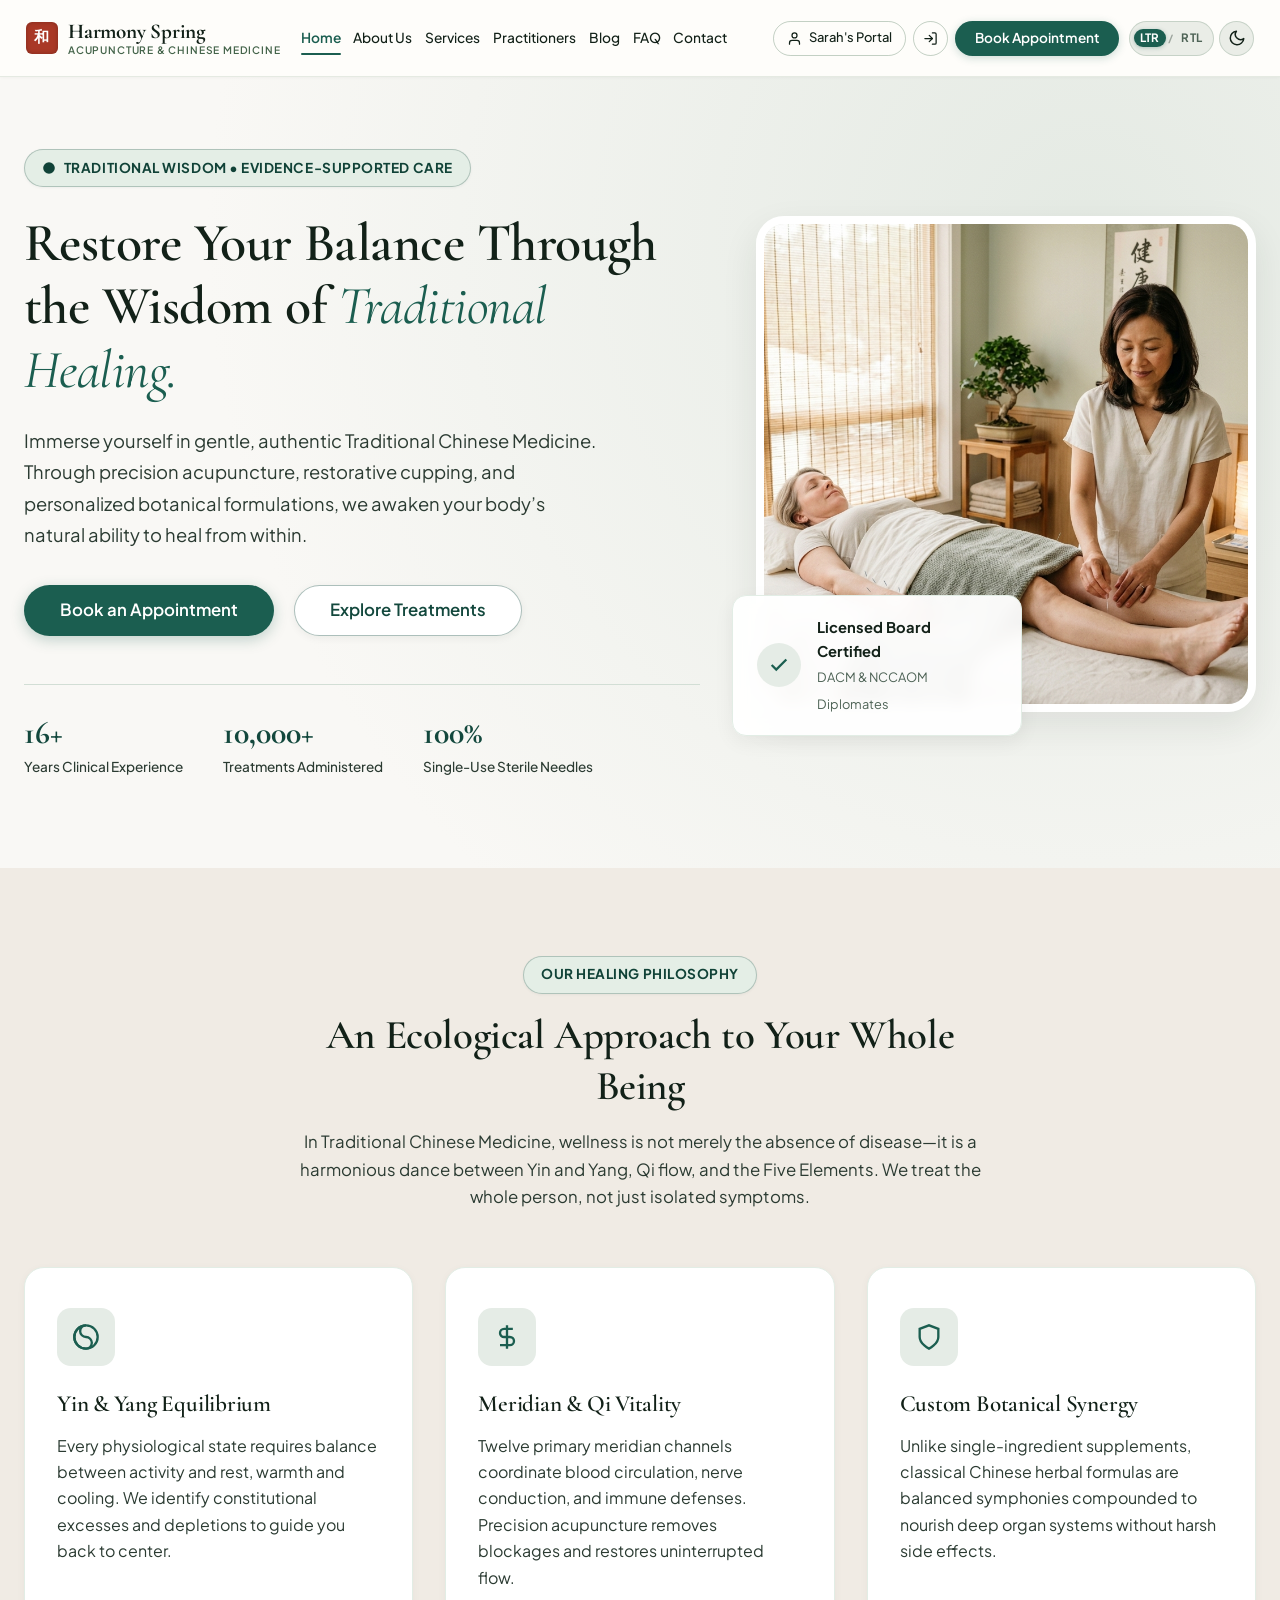
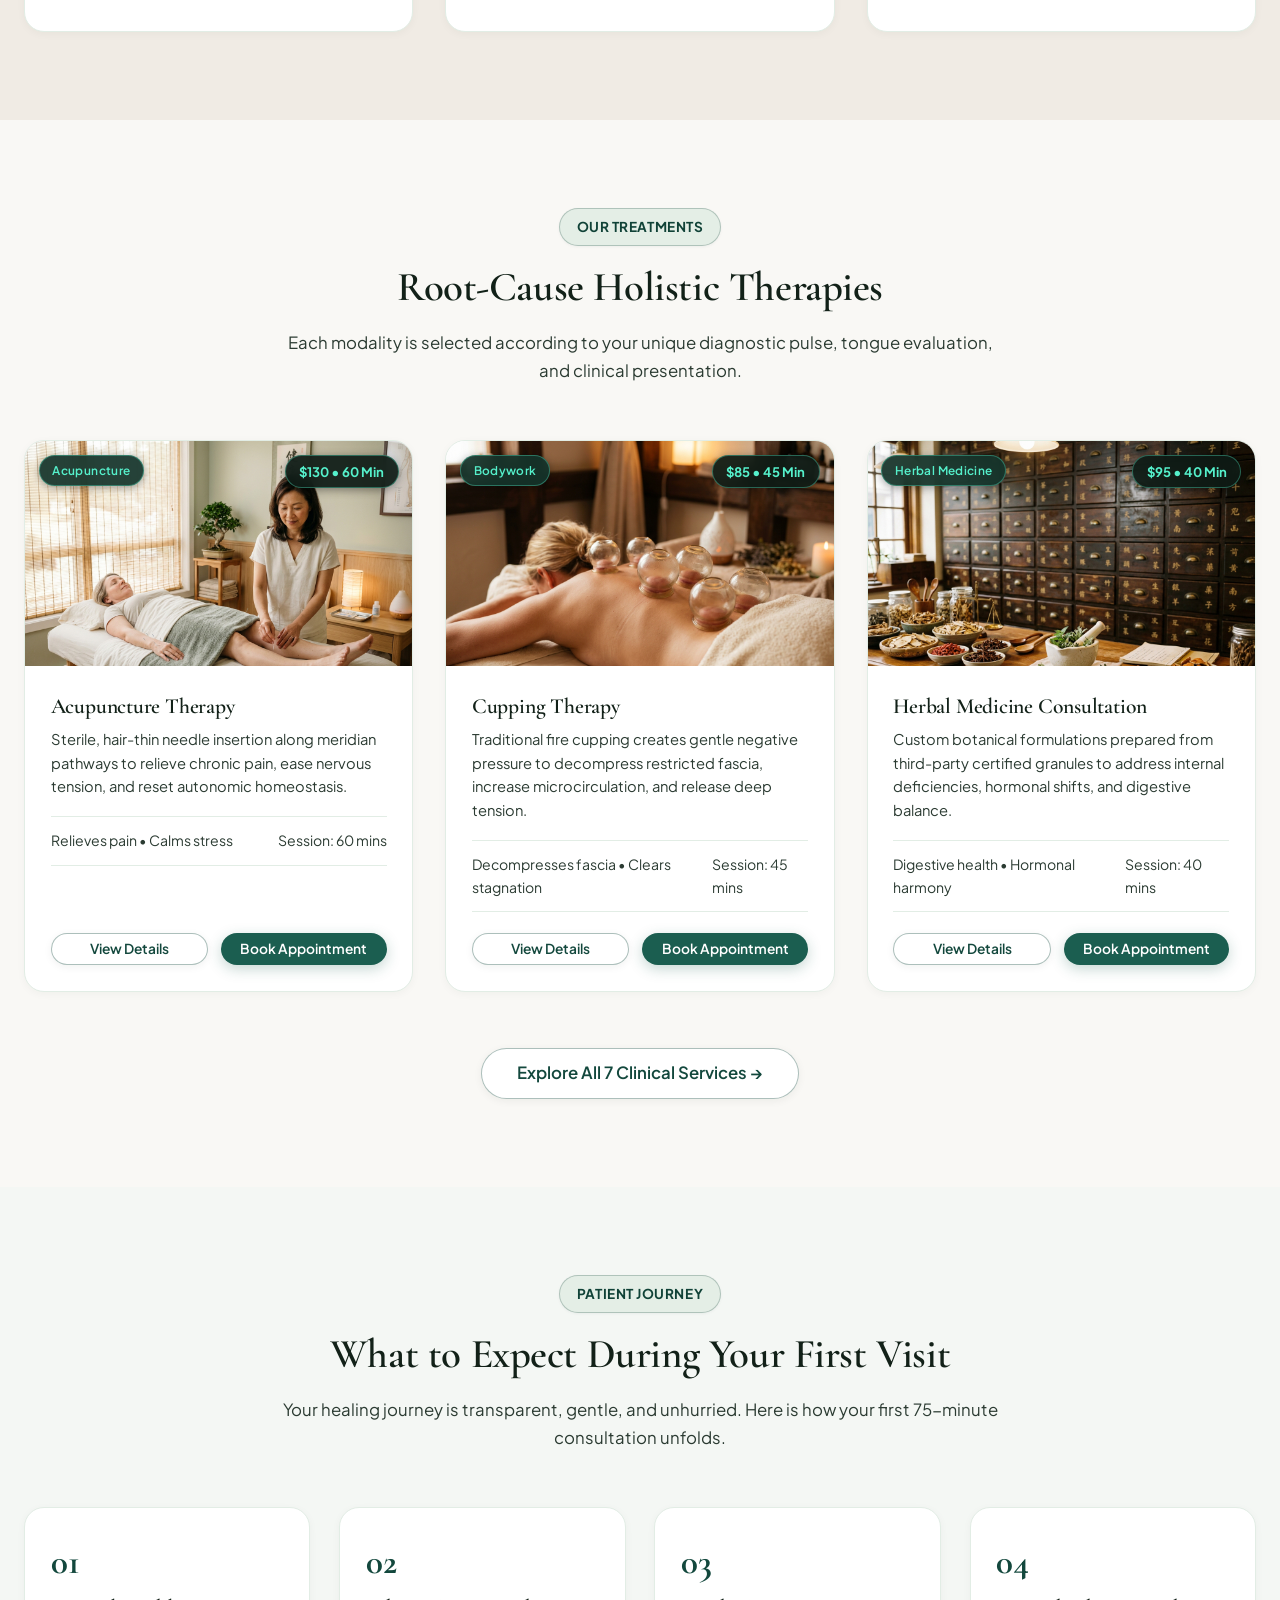
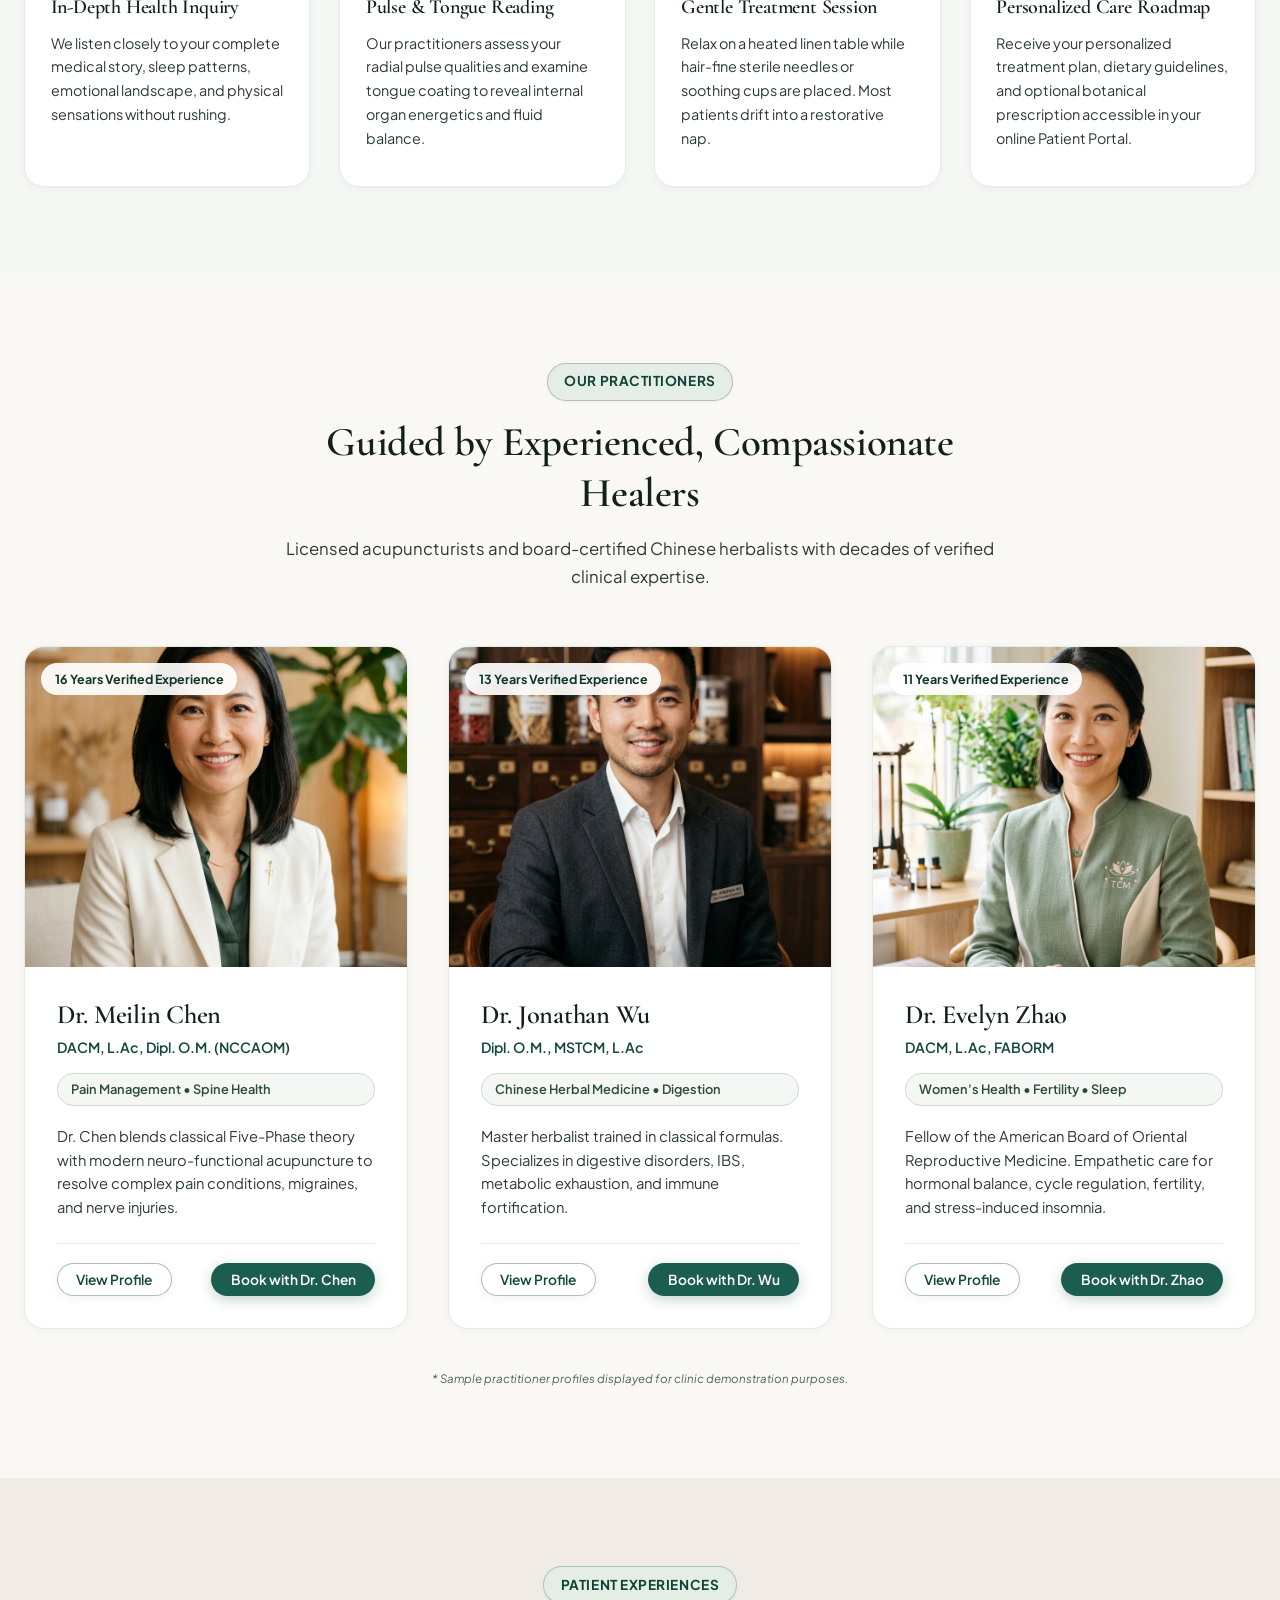
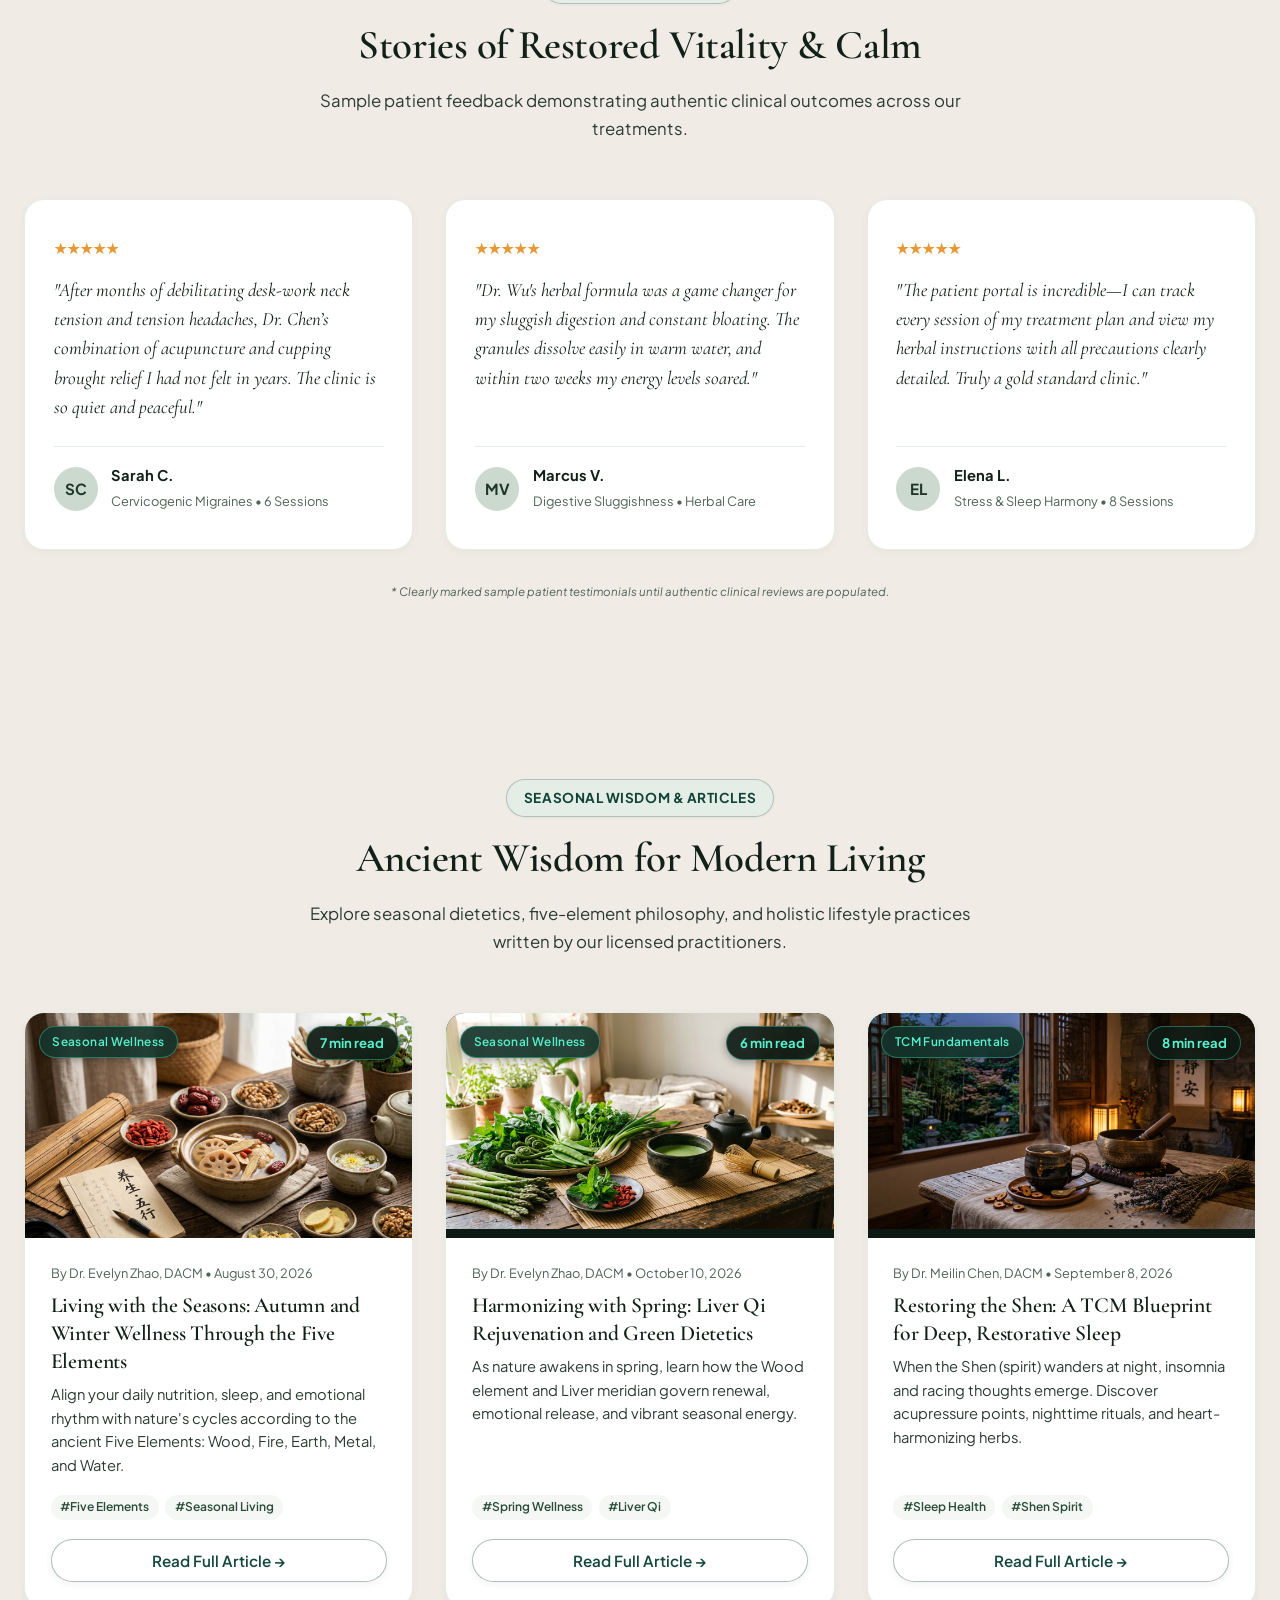
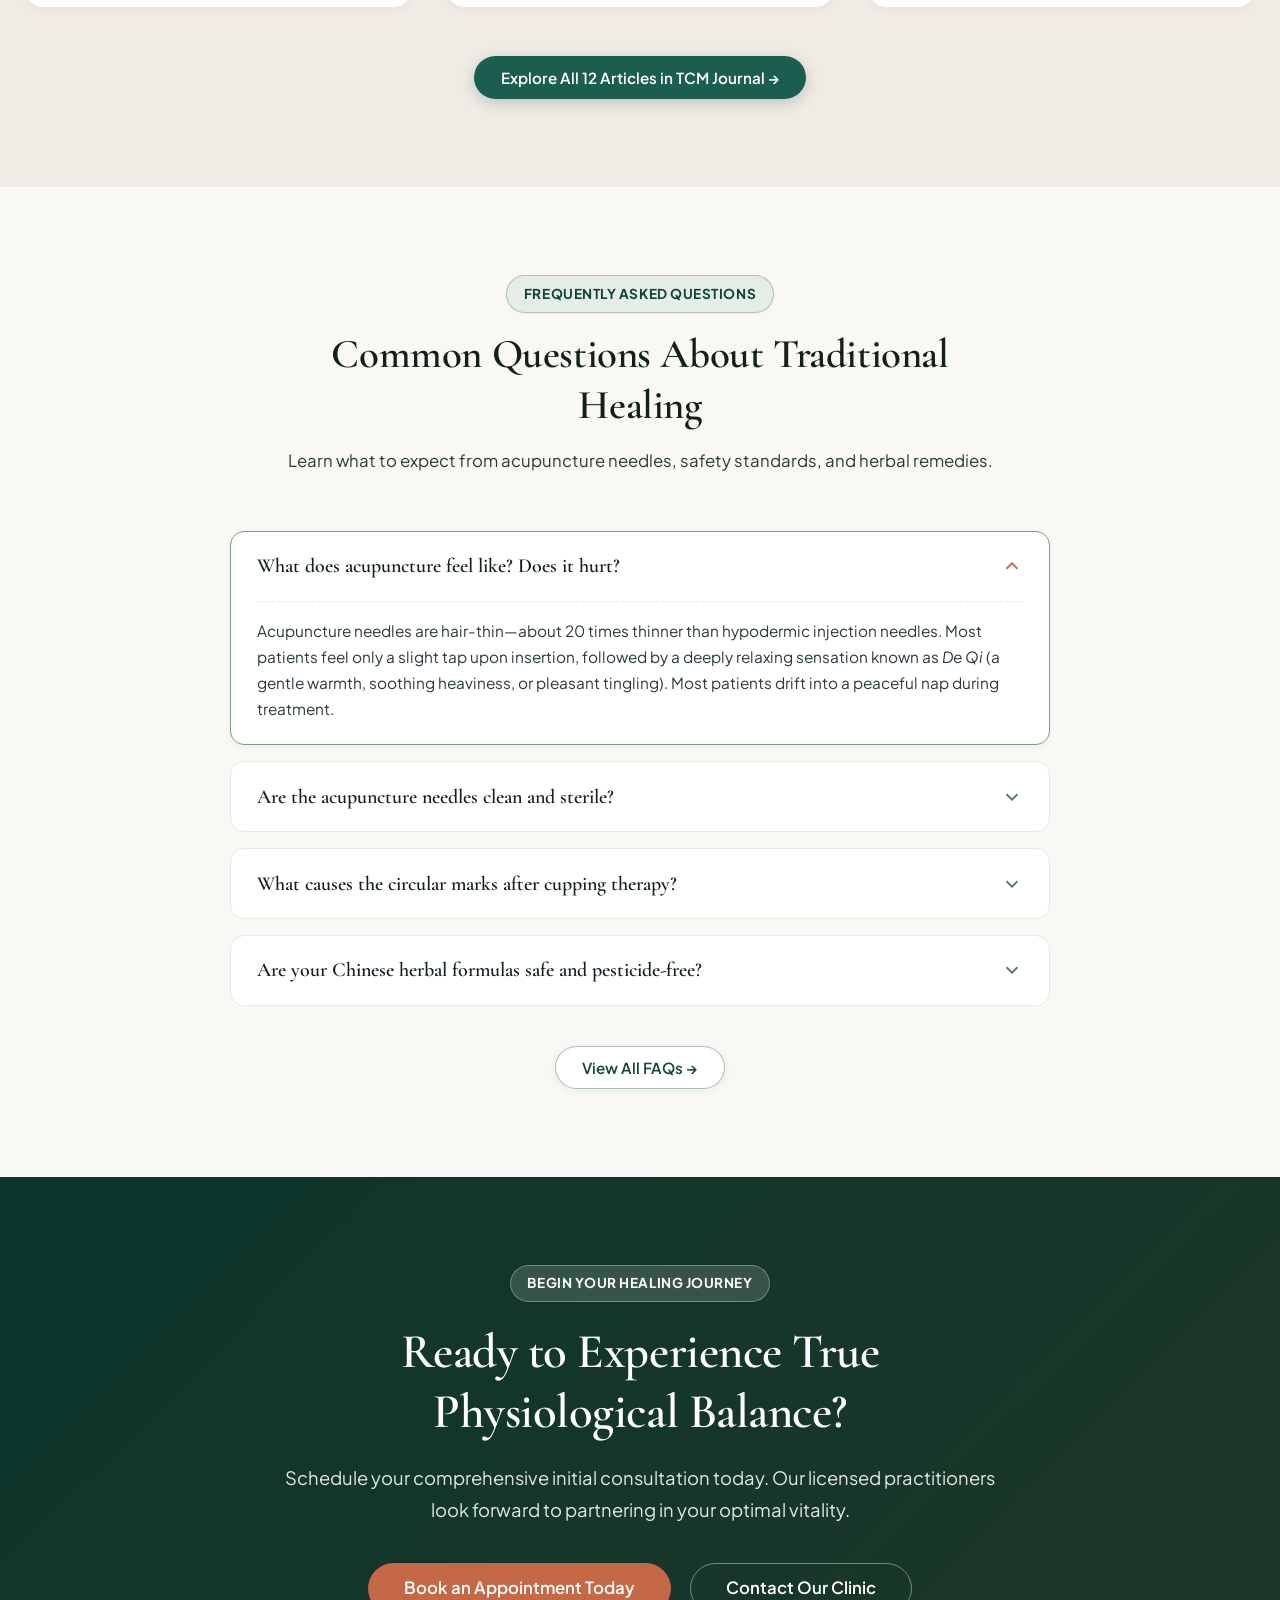
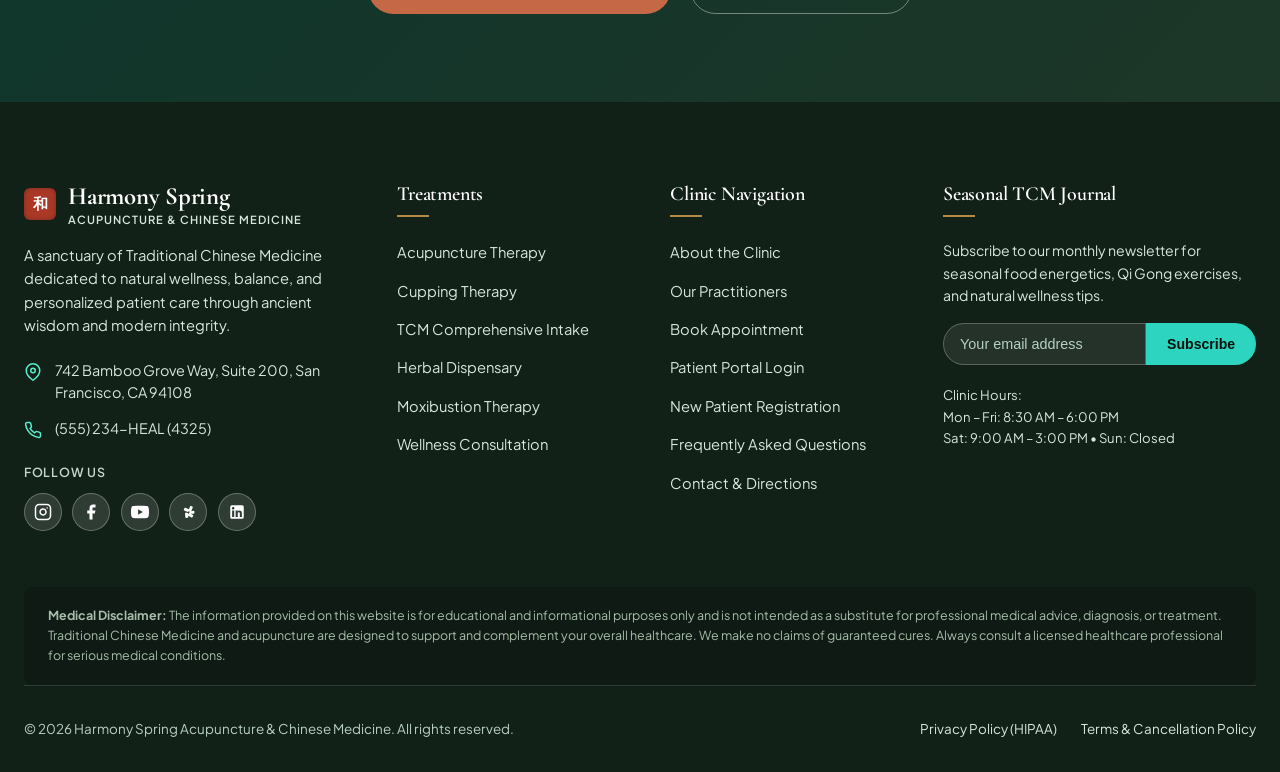
<file: Acupuncture & Traditional Chinese Medicine Clinic/index.html>
<!DOCTYPE html>
<html lang="en">
<head>
  <meta charset="UTF-8">
  <meta name="viewport" content="width=device-width, initial-scale=1.0">
  <title>Harmony Spring Acupuncture & Chinese Medicine | Traditional Clinic</title>
  <meta name="description" content="Experience ancient Chinese healing traditions, gentle acupuncture, cupping therapy, and customized herbal medicine for lasting wellness, pain relief, and balance.">
  <link rel="stylesheet" href="assets/css/style.css">
  <link rel="icon" type="image/svg+xml" href="data:image/svg+xml,<svg xmlns='http://www.w3.org/2000/svg' viewBox='0 0 24 24' fill='%231b5e50'><circle cx='12' cy='12' r='10'/><path d='M12 2a10 10 0 0 0 0 20 5 5 0 0 0 0-10 5 5 0 0 1 0-10z' fill='%23f9f8f5'/></svg>">
</head>
<body>

  <!-- Sticky Header Wrapper (Notice Bar + Main Navigation) -->
  <div class="sticky-header-wrapper">

    <!-- Header & Navigation -->
    <header class="header">
      <div class="container">
        <nav class="navbar">
          <a href="index.html" class="logo-brand">
            <span class="tcm-seal" title="Harmony">和</span>
            <div class="logo-text-wrap">
              <span class="logo-title">Harmony Spring</span>
              <span class="logo-subtitle">Acupuncture &amp; Chinese Medicine</span>
            </div>
          </a>

          <ul class="nav-links">
            <li><a href="index.html" class="nav-link active">Home</a></li>
            <li><a href="about.html" class="nav-link">About Us</a></li>
            <li><a href="services.html" class="nav-link">Services</a></li>
            <li><a href="practitioners.html" class="nav-link">Practitioners</a></li>
            <li><a href="blog.html" class="nav-link">Blog</a></li>
            <li><a href="faq.html" class="nav-link">FAQ</a></li>
            <li><a href="contact.html" class="nav-link">Contact</a></li>
          </ul>

          <div class="nav-actions">
            <div id="navAuthSlot">
              <a href="dashboard.html" class="nav-portal-btn" id="navPortalBtn" title="Sarah's Portal">
                <svg width="15" height="15" viewBox="0 0 24 24" fill="none" stroke="currentColor" stroke-width="2" stroke-linecap="round" stroke-linejoin="round">
                  <path d="M20 21v-2a4 4 0 0 0-4-4H8a4 4 0 0 0-4 4v2"></path>
                  <circle cx="12" cy="7" r="4"></circle>
                </svg>
                <span class="nav-portal-text">Sarah's Portal</span>
              </a>
              <button type="button" class="nav-auth-icon-btn" id="navAuthIconBtn" title="Account Action" aria-label="Account Action">
                <svg width="15" height="15" viewBox="0 0 24 24" fill="none" stroke="currentColor" stroke-width="2" stroke-linecap="round" stroke-linejoin="round">
                  <path d="M9 21H5a2 2 0 0 1-2-2V5a2 2 0 0 1 2-2h4"></path>
                  <polyline points="16 17 21 12 16 7"></polyline>
                  <line x1="21" y1="12" x2="9" y2="12"></line>
                </svg>
              </button>
            </div>
            <a href="booking.html" class="btn btn-primary btn-sm btn-book-nav">Book Appointment</a>
            <div class="nav-controls">
              <button class="nav-pill-btn dir-toggle-btn" id="dirToggleBtn" type="button" title="Switch text direction (LTR / RTL)" aria-label="Toggle text direction">
                <span class="dir-opt active" data-dir="ltr">LTR</span>
                <span class="dir-divider">/</span>
                <span class="dir-opt" data-dir="rtl">RTL</span>
              </button>
              <button class="nav-icon-btn theme-toggle-btn" id="themeToggleBtn" type="button" title="Switch to Dark Mode" aria-label="Toggle dark mode">
                <svg class="theme-icon-sun" width="18" height="18" viewBox="0 0 24 24" fill="none" stroke="currentColor" stroke-width="2" stroke-linecap="round" stroke-linejoin="round">
                  <circle cx="12" cy="12" r="5"></circle>
                  <line x1="12" y1="1" x2="12" y2="3"></line>
                  <line x1="12" y1="21" x2="12" y2="23"></line>
                  <line x1="4.22" y1="4.22" x2="5.64" y2="5.64"></line>
                  <line x1="18.36" y1="18.36" x2="19.78" y2="19.78"></line>
                  <line x1="1" y1="12" x2="3" y2="12"></line>
                  <line x1="21" y1="12" x2="23" y2="12"></line>
                  <line x1="4.22" y1="19.78" x2="5.64" y2="18.36"></line>
                  <line x1="18.36" y1="5.64" x2="19.78" y2="4.22"></line>
                </svg>
                <svg class="theme-icon-moon" width="18" height="18" viewBox="0 0 24 24" fill="none" stroke="currentColor" stroke-width="2" stroke-linecap="round" stroke-linejoin="round">
                  <path d="M21 12.79A9 9 0 1 1 11.21 3 7 7 0 0 0 21 12.79z"></path>
                </svg>
              </button>
            </div>
            <button class="mobile-nav-toggle" aria-label="Open Navigation Menu">&#9776;</button>
          </div>
        </nav>
      </div>
    </header>
  </div>

  <!-- Mobile Drawer Navigation -->
  <div class="mobile-nav-overlay"></div>
  <div class="mobile-nav-drawer">
    <div class="mobile-nav-header">
      <div class="logo-brand">
        <span class="tcm-seal">和</span>
        <div class="logo-text-wrap">
          <span class="logo-title" style="font-size:1.3rem;">Harmony Spring</span>
          <span class="logo-subtitle" style="font-size:0.62rem;letter-spacing:0.08em;text-transform:uppercase;color:var(--c-sage-600);font-weight:600;">Acupuncture &amp; Chinese Medicine</span>
        </div>
      </div>
      <button class="mobile-nav-close" aria-label="Close Navigation Menu">&times;</button>
    </div>
    <div class="mobile-nav-controls" style="display:flex;align-items:center;justify-content:space-between;padding:0.75rem 0;margin-bottom:1.25rem;border-bottom:1px solid var(--c-border);">
      <span style="font-size:0.85rem;font-weight:600;color:var(--c-ink-muted);">Display &amp; Language:</span>
      <div class="nav-controls">
        <button class="nav-pill-btn dir-toggle-btn" type="button" title="Switch text direction" aria-label="Toggle text direction">
          <span class="dir-opt active" data-dir="ltr">LTR</span>
          <span class="dir-divider">/</span>
          <span class="dir-opt" data-dir="rtl">RTL</span>
        </button>
        <button class="nav-icon-btn theme-toggle-btn" type="button" title="Switch to Dark Mode" aria-label="Toggle dark mode">
          <svg class="theme-icon-sun" width="18" height="18" viewBox="0 0 24 24" fill="none" stroke="currentColor" stroke-width="2" stroke-linecap="round" stroke-linejoin="round"><circle cx="12" cy="12" r="5"></circle><line x1="12" y1="1" x2="12" y2="3"></line><line x1="12" y1="21" x2="12" y2="23"></line><line x1="4.22" y1="4.22" x2="5.64" y2="5.64"></line><line x1="18.36" y1="18.36" x2="19.78" y2="19.78"></line><line x1="1" y1="12" x2="3" y2="12"></line><line x1="21" y1="12" x2="23" y2="12"></line><line x1="4.22" y1="19.78" x2="5.64" y2="18.36"></line><line x1="18.36" y1="5.64" x2="19.78" y2="4.22"></line></svg>
          <svg class="theme-icon-moon" width="18" height="18" viewBox="0 0 24 24" fill="none" stroke="currentColor" stroke-width="2" stroke-linecap="round" stroke-linejoin="round"><path d="M21 12.79A9 9 0 1 1 11.21 3 7 7 0 0 0 21 12.79z"></path></svg>
        </button>
      </div>
    </div>
    <ul class="mobile-nav-list">
      <li><a href="index.html">Home</a></li>
      <li><a href="about.html">About Us</a></li>
      <li><a href="services.html">Services &amp; Treatments</a></li>
      <li><a href="practitioners.html">Practitioners</a></li>
      <li><a href="blog.html">Blog</a></li>
      <li><a href="faq.html">FAQ</a></li>
      <li><a href="contact.html">Contact Us</a></li>
    </ul>
    <div id="mobileNavAuthSlot" style="margin-top:auto;">
      <a href="login.html" class="btn btn-secondary btn-block" style="margin-bottom:0.8rem;">Patient Login</a>
      <a href="booking.html" class="btn btn-primary btn-block">Book Appointment</a>
    </div>
  </div>

  <main>
    <!-- Hero Section -->
    <section class="hero-section">
      <div class="container">
        <div class="hero-grid">
          <div class="hero-content">
            <div class="hero-badge-row">
              <span class="tcm-badge">
                <svg width="14" height="14" viewBox="0 0 24 24" fill="currentColor"><circle cx="12" cy="12" r="10"/></svg>
                Traditional Wisdom &bull; Evidence-Supported Care
              </span>
            </div>
            <h1 class="hero-headline">
              Restore Your Balance Through the Wisdom of <em>Traditional Healing.</em>
            </h1>
            <p class="hero-subhead">
              Immerse yourself in gentle, authentic Traditional Chinese Medicine. Through precision acupuncture, restorative cupping, and personalized botanical formulations, we awaken your body’s natural ability to heal from within.
            </p>
            <div class="hero-cta-group">
              <a href="booking.html" class="btn btn-primary btn-lg">Book an Appointment</a>
              <a href="services.html" class="btn btn-secondary btn-lg">Explore Treatments</a>
            </div>
            <div class="hero-highlights">
              <div class="hero-stat-item">
                <strong>16+</strong>
                <span>Years Clinical Experience</span>
              </div>
              <div class="hero-stat-item">
                <strong>10,000+</strong>
                <span>Treatments Administered</span>
              </div>
              <div class="hero-stat-item">
                <strong>100%</strong>
                <span>Single-Use Sterile Needles</span>
              </div>
            </div>
          </div>

          <div class="hero-visual-wrap">
            <div class="hero-main-img-card">
              <img src="assets/images/hero_acupuncture.jpg" alt="Acupuncture therapy in serene clinic room" width="800" height="533">
            </div>
            <div class="floating-trust-card">
              <div class="floating-trust-icon">
                <svg width="22" height="22" viewBox="0 0 24 24" fill="none" stroke="currentColor" stroke-width="2.5"><polyline points="20 6 9 17 4 12"/></svg>
              </div>
              <div>
                <strong style="font-size:0.92rem;color:var(--c-ink-dark);display:block;">Licensed Board Certified</strong>
                <span style="font-size:0.8rem;color:var(--c-ink-muted);">DACM &amp; NCCAOM Diplomates</span>
              </div>
            </div>
          </div>
        </div>
      </div>
    </section>

    <!-- Clinic Philosophy Section -->
    <section class="section section-cream-alt">
      <div class="container">
        <div class="section-header">
          <span class="tcm-badge">Our Healing Philosophy</span>
          <h2 class="section-title">An Ecological Approach to Your Whole Being</h2>
          <p class="section-desc">
            In Traditional Chinese Medicine, wellness is not merely the absence of disease—it is a harmonious dance between Yin and Yang, Qi flow, and the Five Elements. We treat the whole person, not just isolated symptoms.
          </p>
        </div>

        <div class="concept-grid">
          <div class="concept-card">
            <div class="concept-icon-wrap">
              <svg width="28" height="28" viewBox="0 0 24 24" fill="none" stroke="currentColor" stroke-width="2"><circle cx="12" cy="12" r="10"/><path d="M12 2a10 10 0 0 0 0 20 5 5 0 0 0 0-10 5 5 0 0 1 0-10z"/></svg>
            </div>
            <h3>Yin &amp; Yang Equilibrium</h3>
            <p>Every physiological state requires balance between activity and rest, warmth and cooling. We identify constitutional excesses and depletions to guide you back to center.</p>
          </div>

          <div class="concept-card">
            <div class="concept-icon-wrap">
              <svg width="28" height="28" viewBox="0 0 24 24" fill="none" stroke="currentColor" stroke-width="2"><path d="M12 2v20M17 5H9.5a3.5 3.5 0 0 0 0 7h5a3.5 3.5 0 0 1 0 7H6"/></svg>
            </div>
            <h3>Meridian &amp; Qi Vitality</h3>
            <p>Twelve primary meridian channels coordinate blood circulation, nerve conduction, and immune defenses. Precision acupuncture removes blockages and restores uninterrupted flow.</p>
          </div>

          <div class="concept-card">
            <div class="concept-icon-wrap">
              <svg width="28" height="28" viewBox="0 0 24 24" fill="none" stroke="currentColor" stroke-width="2"><path d="M12 22s8-4 8-10V5l-8-3-8 3v7c0 6 8 10 8 10z"/></svg>
            </div>
            <h3>Custom Botanical Synergy</h3>
            <p>Unlike single-ingredient supplements, classical Chinese herbal formulas are balanced symphonies compounded to nourish deep organ systems without harsh side effects.</p>
          </div>
        </div>
      </div>
    </section>

    <!-- Featured Treatments Section -->
    <section class="section">
      <div class="container">
        <div class="section-header">
          <span class="tcm-badge">Our Treatments</span>
          <h2 class="section-title">Root-Cause Holistic Therapies</h2>
          <p class="section-desc">
            Each modality is selected according to your unique diagnostic pulse, tongue evaluation, and clinical presentation.
          </p>
        </div>

        <div class="services-grid">
          <!-- Service 1: Acupuncture -->
          <div class="service-card">
            <div class="service-card-media">
              <img src="assets/images/hero_acupuncture.jpg" alt="Acupuncture Therapy" loading="lazy">
              <span class="service-category-tag">Acupuncture</span>
              <span class="service-price-tag">$130 &bull; 60 Min</span>
            </div>
            <div class="service-card-body">
              <h3 class="service-card-title">Acupuncture Therapy</h3>
              <p class="service-card-desc">
                Sterile, hair-thin needle insertion along meridian pathways to relieve chronic pain, ease nervous tension, and reset autonomic homeostasis.
              </p>
              <div class="service-meta-row">
                <span>Relieves pain &bull; Calms stress</span>
                <span>Session: 60 mins</span>
              </div>
              <div class="service-card-actions">
                <a href="service-detail.html?service=acupuncture" class="btn btn-secondary btn-sm">View Details</a>
                <a href="booking.html?service=acupuncture" class="btn btn-primary btn-sm">Book Appointment</a>
              </div>
            </div>
          </div>

          <!-- Service 2: Cupping -->
          <div class="service-card">
            <div class="service-card-media">
              <img src="assets/images/cupping_therapy.jpg" alt="Cupping Therapy" loading="lazy">
              <span class="service-category-tag">Bodywork</span>
              <span class="service-price-tag">$85 &bull; 45 Min</span>
            </div>
            <div class="service-card-body">
              <h3 class="service-card-title">Cupping Therapy</h3>
              <p class="service-card-desc">
                Traditional fire cupping creates gentle negative pressure to decompress restricted fascia, increase microcirculation, and release deep tension.
              </p>
              <div class="service-meta-row">
                <span>Decompresses fascia &bull; Clears stagnation</span>
                <span>Session: 45 mins</span>
              </div>
              <div class="service-card-actions">
                <a href="service-detail.html?service=cupping" class="btn btn-secondary btn-sm">View Details</a>
                <a href="booking.html?service=cupping" class="btn btn-primary btn-sm">Book Appointment</a>
              </div>
            </div>
          </div>

          <!-- Service 3: Herbal Medicine -->
          <div class="service-card">
            <div class="service-card-media">
              <img src="assets/images/chinese_herbal_medicine.jpg" alt="Herbal Medicine Consultation" loading="lazy">
              <span class="service-category-tag">Herbal Medicine</span>
              <span class="service-price-tag">$95 &bull; 40 Min</span>
            </div>
            <div class="service-card-body">
              <h3 class="service-card-title">Herbal Medicine Consultation</h3>
              <p class="service-card-desc">
                Custom botanical formulations prepared from third-party certified granules to address internal deficiencies, hormonal shifts, and digestive balance.
              </p>
              <div class="service-meta-row">
                <span>Digestive health &bull; Hormonal harmony</span>
                <span>Session: 40 mins</span>
              </div>
              <div class="service-card-actions">
                <a href="service-detail.html?service=herbal-medicine" class="btn btn-secondary btn-sm">View Details</a>
                <a href="booking.html?service=herbal-medicine" class="btn btn-primary btn-sm">Book Appointment</a>
              </div>
            </div>
          </div>
        </div>

        <div style="text-align:center;margin-top:3.5rem;">
          <a href="services.html" class="btn btn-secondary btn-lg">Explore All 7 Clinical Services &rarr;</a>
        </div>
      </div>
    </section>

    <!-- First Visit Expectations Section -->
    <section class="section section-sage-soft">
      <div class="container">
        <div class="section-header">
          <span class="tcm-badge">Patient Journey</span>
          <h2 class="section-title">What to Expect During Your First Visit</h2>
          <p class="section-desc">
            Your healing journey is transparent, gentle, and unhurried. Here is how your first 75-minute consultation unfolds.
          </p>
        </div>

        <div class="steps-container">
          <div class="step-card">
            <div class="step-number-badge">01</div>
            <h3>In-Depth Health Inquiry</h3>
            <p>We listen closely to your complete medical story, sleep patterns, emotional landscape, and physical sensations without rushing.</p>
          </div>

          <div class="step-card">
            <div class="step-number-badge">02</div>
            <h3>Pulse &amp; Tongue Reading</h3>
            <p>Our practitioners assess your radial pulse qualities and examine tongue coating to reveal internal organ energetics and fluid balance.</p>
          </div>

          <div class="step-card">
            <div class="step-number-badge">03</div>
            <h3>Gentle Treatment Session</h3>
            <p>Relax on a heated linen table while hair-fine sterile needles or soothing cups are placed. Most patients drift into a restorative nap.</p>
          </div>

          <div class="step-card">
            <div class="step-number-badge">04</div>
            <h3>Personalized Care Roadmap</h3>
            <p>Receive your personalized treatment plan, dietary guidelines, and optional botanical prescription accessible in your online Patient Portal.</p>
          </div>
        </div>
      </div>
    </section>

    <!-- Featured Practitioners Section -->
    <section class="section">
      <div class="container">
        <div class="section-header">
          <span class="tcm-badge">Our Practitioners</span>
          <h2 class="section-title">Guided by Experienced, Compassionate Healers</h2>
          <p class="section-desc">
            Licensed acupuncturists and board-certified Chinese herbalists with decades of verified clinical expertise.
          </p>
        </div>

        <div class="practitioners-grid">
          <!-- Dr. Chen -->
          <div class="practitioner-card">
            <div class="practitioner-media">
              <img src="assets/images/practitioner_chen.jpg" alt="Dr. Meilin Chen" loading="lazy">
              <span class="practitioner-badge-overlay">16 Years Verified Experience</span>
            </div>
            <div class="practitioner-body">
              <h3 class="practitioner-name">Dr. Meilin Chen</h3>
              <span class="practitioner-creds">DACM, L.Ac, Dipl. O.M. (NCCAOM)</span>
              <span class="practitioner-specialty-pill">Pain Management &bull; Spine Health</span>
              <p class="practitioner-bio-snippet">
                Dr. Chen blends classical Five-Phase theory with modern neuro-functional acupuncture to resolve complex pain conditions, migraines, and nerve injuries.
              </p>
              <div class="practitioner-footer-meta">
                <a href="practitioner-detail.html?id=doc_chen" class="btn btn-secondary btn-sm">View Profile</a>
                <a href="booking.html?practitioner=doc_chen" class="btn btn-primary btn-sm">Book with Dr. Chen</a>
              </div>
            </div>
          </div>

          <!-- Dr. Wu -->
          <div class="practitioner-card">
            <div class="practitioner-media">
              <img src="assets/images/practitioner_wu.jpg" alt="Dr. Jonathan Wu" loading="lazy">
              <span class="practitioner-badge-overlay">13 Years Verified Experience</span>
            </div>
            <div class="practitioner-body">
              <h3 class="practitioner-name">Dr. Jonathan Wu</h3>
              <span class="practitioner-creds">Dipl. O.M., MSTCM, L.Ac</span>
              <span class="practitioner-specialty-pill">Chinese Herbal Medicine &bull; Digestion</span>
              <p class="practitioner-bio-snippet">
                Master herbalist trained in classical formulas. Specializes in digestive disorders, IBS, metabolic exhaustion, and immune fortification.
              </p>
              <div class="practitioner-footer-meta">
                <a href="practitioner-detail.html?id=doc_wu" class="btn btn-secondary btn-sm">View Profile</a>
                <a href="booking.html?practitioner=doc_wu" class="btn btn-primary btn-sm">Book with Dr. Wu</a>
              </div>
            </div>
          </div>

          <!-- Dr. Zhao -->
          <div class="practitioner-card">
            <div class="practitioner-media">
              <img src="assets/images/practitioner_zhao.jpg" alt="Dr. Evelyn Zhao" loading="lazy">
              <span class="practitioner-badge-overlay">11 Years Verified Experience</span>
            </div>
            <div class="practitioner-body">
              <h3 class="practitioner-name">Dr. Evelyn Zhao</h3>
              <span class="practitioner-creds">DACM, L.Ac, FABORM</span>
              <span class="practitioner-specialty-pill">Women's Health &bull; Fertility &bull; Sleep</span>
              <p class="practitioner-bio-snippet">
                Fellow of the American Board of Oriental Reproductive Medicine. Empathetic care for hormonal balance, cycle regulation, fertility, and stress-induced insomnia.
              </p>
              <div class="practitioner-footer-meta">
                <a href="practitioner-detail.html?id=doc_zhao" class="btn btn-secondary btn-sm">View Profile</a>
                <a href="booking.html?practitioner=doc_zhao" class="btn btn-primary btn-sm">Book with Dr. Zhao</a>
              </div>
            </div>
          </div>
        </div>

        <div style="text-align:center;margin-top:2rem;">
          <span class="sample-profile-notice">* Sample practitioner profiles displayed for clinic demonstration purposes.</span>
        </div>
      </div>
    </section>

    <!-- Testimonials Section -->
    <section class="section section-cream-alt">
      <div class="container">
        <div class="section-header">
          <span class="tcm-badge">Patient Experiences</span>
          <h2 class="section-title">Stories of Restored Vitality &amp; Calm</h2>
          <p class="section-desc">
            Sample patient feedback demonstrating authentic clinical outcomes across our treatments.
          </p>
        </div>

        <div class="testimonials-grid">
          <div class="testimonial-card">
            <div class="star-rating">&#9733;&#9733;&#9733;&#9733;&#9733;</div>
            <p class="testimonial-quote">
              "After months of debilitating desk-work neck tension and tension headaches, Dr. Chen’s combination of acupuncture and cupping brought relief I had not felt in years. The clinic is so quiet and peaceful."
            </p>
            <div class="testimonial-author">
              <div class="testimonial-avatar">SC</div>
              <div class="testimonial-info">
                <strong>Sarah C.</strong>
                <span>Cervicogenic Migraines &bull; 6 Sessions</span>
              </div>
            </div>
          </div>

          <div class="testimonial-card">
            <div class="star-rating">&#9733;&#9733;&#9733;&#9733;&#9733;</div>
            <p class="testimonial-quote">
              "Dr. Wu's herbal formula was a game changer for my sluggish digestion and constant bloating. The granules dissolve easily in warm water, and within two weeks my energy levels soared."
            </p>
            <div class="testimonial-author">
              <div class="testimonial-avatar">MV</div>
              <div class="testimonial-info">
                <strong>Marcus V.</strong>
                <span>Digestive Sluggishness &bull; Herbal Care</span>
              </div>
            </div>
          </div>

          <div class="testimonial-card">
            <div class="star-rating">&#9733;&#9733;&#9733;&#9733;&#9733;</div>
            <p class="testimonial-quote">
              "The patient portal is incredible—I can track every session of my treatment plan and view my herbal instructions with all precautions clearly detailed. Truly a gold standard clinic."
            </p>
            <div class="testimonial-author">
              <div class="testimonial-avatar">EL</div>
              <div class="testimonial-info">
                <strong>Elena L.</strong>
                <span>Stress &amp; Sleep Harmony &bull; 8 Sessions</span>
              </div>
            </div>
          </div>
        </div>
        <div style="text-align:center;margin-top:1.5rem;">
          <span class="sample-profile-notice">* Clearly marked sample patient testimonials until authentic clinical reviews are populated.</span>
        </div>
      </div>
    </section>

    <!-- Seasonal Wisdom & Clinical Journal Section -->
    <section class="section section-cream-alt">
      <div class="container">
        <div class="section-header">
          <span class="tcm-badge">Seasonal Wisdom &amp; Articles</span>
          <h2 class="section-title">Ancient Wisdom for Modern Living</h2>
          <p class="section-desc">
            Explore seasonal dietetics, five-element philosophy, and holistic lifestyle practices written by our licensed practitioners.
          </p>
        </div>

        <div class="services-grid">
          <!-- Article 1: Living with the Seasons -->
          <div class="service-card">
            <div class="service-card-media">
              <img src="assets/images/wellness_lifestyle.jpg" alt="Living with the Seasons" loading="lazy">
              <span class="service-category-tag">Seasonal Wellness</span>
              <span class="service-price-tag">7 min read</span>
            </div>
            <div class="service-card-body">
              <div style="font-size:0.8rem;color:var(--c-ink-muted);margin-bottom:0.4rem;">
                By Dr. Evelyn Zhao, DACM &bull; August 30, 2026
              </div>
              <h3 class="service-card-title" style="font-size:1.35rem;">Living with the Seasons: Autumn and Winter Wellness Through the Five Elements</h3>
              <p class="service-card-desc" style="flex-grow:1;">
                Align your daily nutrition, sleep, and emotional rhythm with nature's cycles according to the ancient Five Elements: Wood, Fire, Earth, Metal, and Water.
              </p>
              <div style="display:flex;gap:0.4rem;flex-wrap:wrap;margin-bottom:1.2rem;">
                <span style="background:var(--c-sage-50);color:var(--c-sage-700);padding:0.15rem 0.6rem;border-radius:var(--radius-full);font-size:0.75rem;font-weight:600;">#Five Elements</span>
                <span style="background:var(--c-sage-50);color:var(--c-sage-700);padding:0.15rem 0.6rem;border-radius:var(--radius-full);font-size:0.75rem;font-weight:600;">#Seasonal Living</span>
              </div>
              <div class="service-card-actions">
                <a href="blog-detail.html?id=five-elements-seasonal-living" class="btn btn-secondary btn-block">Read Full Article &rarr;</a>
              </div>
            </div>
          </div>

          <!-- Article 2: Harmonizing with Spring -->
          <div class="service-card">
            <div class="service-card-media">
              <img src="assets/images/spring_wellness.jpg" alt="Harmonizing with Spring" loading="lazy">
              <span class="service-category-tag">Seasonal Wellness</span>
              <span class="service-price-tag">6 min read</span>
            </div>
            <div class="service-card-body">
              <div style="font-size:0.8rem;color:var(--c-ink-muted);margin-bottom:0.4rem;">
                By Dr. Evelyn Zhao, DACM &bull; October 10, 2026
              </div>
              <h3 class="service-card-title" style="font-size:1.35rem;">Harmonizing with Spring: Liver Qi Rejuvenation and Green Dietetics</h3>
              <p class="service-card-desc" style="flex-grow:1;">
                As nature awakens in spring, learn how the Wood element and Liver meridian govern renewal, emotional release, and vibrant seasonal energy.
              </p>
              <div style="display:flex;gap:0.4rem;flex-wrap:wrap;margin-bottom:1.2rem;">
                <span style="background:var(--c-sage-50);color:var(--c-sage-700);padding:0.15rem 0.6rem;border-radius:var(--radius-full);font-size:0.75rem;font-weight:600;">#Spring Wellness</span>
                <span style="background:var(--c-sage-50);color:var(--c-sage-700);padding:0.15rem 0.6rem;border-radius:var(--radius-full);font-size:0.75rem;font-weight:600;">#Liver Qi</span>
              </div>
              <div class="service-card-actions">
                <a href="blog-detail.html?id=spring-wood-element-liver-detox" class="btn btn-secondary btn-block">Read Full Article &rarr;</a>
              </div>
            </div>
          </div>

          <!-- Article 3: Restoring the Shen -->
          <div class="service-card">
            <div class="service-card-media">
              <img src="assets/images/sleep_shen_harmony.jpg" alt="Restoring the Shen" loading="lazy">
              <span class="service-category-tag">TCM Fundamentals</span>
              <span class="service-price-tag">8 min read</span>
            </div>
            <div class="service-card-body">
              <div style="font-size:0.8rem;color:var(--c-ink-muted);margin-bottom:0.4rem;">
                By Dr. Meilin Chen, DACM &bull; September 8, 2026
              </div>
              <h3 class="service-card-title" style="font-size:1.35rem;">Restoring the Shen: A TCM Blueprint for Deep, Restorative Sleep</h3>
              <p class="service-card-desc" style="flex-grow:1;">
                When the Shen (spirit) wanders at night, insomnia and racing thoughts emerge. Discover acupressure points, nighttime rituals, and heart-harmonizing herbs.
              </p>
              <div style="display:flex;gap:0.4rem;flex-wrap:wrap;margin-bottom:1.2rem;">
                <span style="background:var(--c-sage-50);color:var(--c-sage-700);padding:0.15rem 0.6rem;border-radius:var(--radius-full);font-size:0.75rem;font-weight:600;">#Sleep Health</span>
                <span style="background:var(--c-sage-50);color:var(--c-sage-700);padding:0.15rem 0.6rem;border-radius:var(--radius-full);font-size:0.75rem;font-weight:600;">#Shen Spirit</span>
              </div>
              <div class="service-card-actions">
                <a href="blog-detail.html?id=sleep-insomnia-tcm-circadian-rhythm" class="btn btn-secondary btn-block">Read Full Article &rarr;</a>
              </div>
            </div>
          </div>
        </div>

        <div style="text-align:center;margin-top:3rem;">
          <a href="blog.html" class="btn btn-primary">Explore All 12 Articles in TCM Journal &rarr;</a>
        </div>
      </div>
    </section>

    <!-- FAQ Section -->
    <section class="section">
      <div class="container">
        <div class="section-header">
          <span class="tcm-badge">Frequently Asked Questions</span>
          <h2 class="section-title">Common Questions About Traditional Healing</h2>
          <p class="section-desc">
            Learn what to expect from acupuncture needles, safety standards, and herbal remedies.
          </p>
        </div>

        <div class="faq-accordion-wrap">
          <div class="faq-item active">
            <button class="faq-question-btn" type="button">
              <span>What does acupuncture feel like? Does it hurt?</span>
              <svg class="faq-icon-arrow" viewBox="0 0 24 24" fill="none" stroke="currentColor" stroke-width="2"><polyline points="6 9 12 15 18 9"/></svg>
            </button>
            <div class="faq-answer-panel" style="max-height: 200px;">
              <div class="faq-answer-content">
                Acupuncture needles are hair-thin—about 20 times thinner than hypodermic injection needles. Most patients feel only a slight tap upon insertion, followed by a deeply relaxing sensation known as <em>De Qi</em> (a gentle warmth, soothing heaviness, or pleasant tingling). Most patients drift into a peaceful nap during treatment.
              </div>
            </div>
          </div>

          <div class="faq-item">
            <button class="faq-question-btn" type="button">
              <span>Are the acupuncture needles clean and sterile?</span>
              <svg class="faq-icon-arrow" viewBox="0 0 24 24" fill="none" stroke="currentColor" stroke-width="2"><polyline points="6 9 12 15 18 9"/></svg>
            </button>
            <div class="faq-answer-panel">
              <div class="faq-answer-content">
                Yes, without exception. We strictly use pre-sterilized, single-use, surgical-grade stainless steel needles that are opened in front of you and deposited directly into sharps biohazard containers immediately after removal. Needles are never reused.
              </div>
            </div>
          </div>

          <div class="faq-item">
            <button class="faq-question-btn" type="button">
              <span>What causes the circular marks after cupping therapy?</span>
              <svg class="faq-icon-arrow" viewBox="0 0 24 24" fill="none" stroke="currentColor" stroke-width="2"><polyline points="6 9 12 15 18 9"/></svg>
            </button>
            <div class="faq-answer-panel">
              <div class="faq-answer-content">
                The circular marks (known as <em>Sha</em>) are not bruises from trauma. Negative suction pulls stagnant cellular waste, old deoxygenated blood, and metabolic byproducts to the surface where the lymphatic system safely clears them. The marks are completely painless and naturally fade within 3 to 7 days.
              </div>
            </div>
          </div>

          <div class="faq-item">
            <button class="faq-question-btn" type="button">
              <span>Are your Chinese herbal formulas safe and pesticide-free?</span>
              <svg class="faq-icon-arrow" viewBox="0 0 24 24" fill="none" stroke="currentColor" stroke-width="2"><polyline points="6 9 12 15 18 9"/></svg>
            </button>
            <div class="faq-answer-panel">
              <div class="faq-answer-content">
                We exclusively dispense Good Manufacturing Practice (GMP) certified herbal extracts. Each lot is independently tested for heavy metals, microbial safety, and pesticide residues. All formulas are 100% botanical; we never use endangered wildlife or animal products.
              </div>
            </div>
          </div>
        </div>

        <div style="text-align:center;margin-top:2.5rem;">
          <a href="faq.html" class="btn btn-secondary">View All FAQs &rarr;</a>
        </div>
      </div>
    </section>

    <!-- Final Call to Action Banner -->
    <section class="cta-banner-section">
      <div class="container">
        <div class="cta-banner-content">
          <span class="tcm-badge" style="background:rgba(255,255,255,0.15);color:#fff;border-color:rgba(255,255,255,0.3);margin-bottom:1.2rem;">
            Begin Your Healing Journey
          </span>
          <h2 class="cta-banner-title">Ready to Experience True Physiological Balance?</h2>
          <p class="cta-banner-desc">
            Schedule your comprehensive initial consultation today. Our licensed practitioners look forward to partnering in your optimal vitality.
          </p>
          <div class="cta-banner-actions">
            <a href="booking.html" class="btn btn-terracotta btn-lg">Book an Appointment Today</a>
            <a href="contact.html" class="btn btn-outline-white btn-lg">Contact Our Clinic</a>
          </div>
        </div>
      </div>
    </section>
  </main>

  <!-- Footer -->
  <footer class="footer">
    <div class="container">
      <div class="footer-top-grid">
        <div class="footer-brand">
          <div class="logo-brand" style="margin-bottom:1.1rem;">
            <span class="tcm-seal">和</span>
            <div class="logo-text-wrap">
              <span class="logo-title" style="color:#ffffff;font-size:1.55rem;">Harmony Spring</span>
              <span class="logo-subtitle" style="color:var(--c-sage-300);font-size:0.7rem;letter-spacing:0.09em;text-transform:uppercase;font-weight:600;margin-top:2px;">Acupuncture &amp; Chinese Medicine</span>
            </div>
          </div>
          <p class="footer-tagline">
            A sanctuary of Traditional Chinese Medicine dedicated to natural wellness, balance, and personalized patient care through ancient wisdom and modern integrity.
          </p>
          <div class="footer-info-item">
            <svg width="18" height="18" viewBox="0 0 24 24" fill="none" stroke="currentColor" stroke-width="2"><path d="M21 10c0 7-9 13-9 13s-9-6-9-13a9 9 0 0 1 18 0z"/><circle cx="12" cy="10" r="3"/></svg>
            <span>742 Bamboo Grove Way, Suite 200, San Francisco, CA 94108</span>
          </div>
          <div class="footer-info-item">
            <svg width="18" height="18" viewBox="0 0 24 24" fill="none" stroke="currentColor" stroke-width="2"><path d="M22 16.92v3a2 2 0 0 1-2.18 2 19.79 19.79 0 0 1-8.63-3.07 19.5 19.5 0 0 1-6-6 19.79 19.79 0 0 1-3.07-8.67A2 2 0 0 1 4.11 2h3a2 2 0 0 1 2 1.72 12.84 12.84 0 0 0 .7 2.81 2 2 0 0 1-.45 2.11L8.09 9.91a16 16 0 0 0 6 6l1.27-1.27a2 2 0 0 1 2.11-.45 12.84 12.84 0 0 0 2.81.7A2 2 0 0 1 22 16.92z"/></svg>
            <span>(555) 234-HEAL (4325)</span>
          </div>
          <div class="footer-social-wrap">
            <span class="footer-social-label">Follow Us</span>
            <div class="footer-social-links">
              <a href="https://instagram.com" target="_blank" rel="noopener noreferrer" class="footer-social-link" aria-label="Follow Harmony Spring on Instagram" title="Instagram">
                <svg viewBox="0 0 24 24" fill="none" stroke="currentColor" stroke-width="2" stroke-linecap="round" stroke-linejoin="round"><rect x="2" y="2" width="20" height="20" rx="5" ry="5"/><path d="M16 11.37A4 4 0 1 1 12.63 8 4 4 0 0 1 16 11.37z"/><line x1="17.5" y1="6.5" x2="17.51" y2="6.5"/></svg>
              </a>
              <a href="https://facebook.com" target="_blank" rel="noopener noreferrer" class="footer-social-link" aria-label="Follow Harmony Spring on Facebook" title="Facebook">
                <svg viewBox="0 0 24 24" fill="currentColor"><path d="M18 2h-3a5 5 0 0 0-5 5v3H7v4h3v8h4v-8h3l1-4h-4V7a1 1 0 0 1 1-1h3z"/></svg>
              </a>
              <a href="https://youtube.com" target="_blank" rel="noopener noreferrer" class="footer-social-link" aria-label="Subscribe to Harmony Spring on YouTube" title="YouTube">
                <svg viewBox="0 0 24 24" fill="currentColor"><path fill-rule="evenodd" clip-rule="evenodd" d="M23.5 6.19a3.02 3.02 0 0 0-2.12-2.14C19.5 3.55 12 3.55 12 3.55s-7.5 0-9.38.5A3.02 3.02 0 0 0 .5 6.2C0 8.07 0 12 0 12s0 3.93.5 5.81a3.02 3.02 0 0 0 2.12 2.14c1.88.5 9.38.5 9.38.5s7.5 0 9.38-.5a3.02 3.02 0 0 0 2.12-2.14C24 15.93 24 12 24 12s0-3.93-.5-5.81zM9.5 15.57V8.43L15.82 12 9.5 15.57z"/></svg>
              </a>
              <a href="https://yelp.com" target="_blank" rel="noopener noreferrer" class="footer-social-link" aria-label="Find Harmony Spring on Yelp" title="Yelp">
                <svg viewBox="0 0 24 24" fill="currentColor"><path d="M11.66 12.01l-4.75-2.09c-.48-.21-.69-.77-.47-1.25l.89-1.92c.22-.48.78-.69 1.26-.47l4.7 2.21c.42.2.56.7.32 1.1l-1.07 1.95c-.17.31-.56.45-.88.47zm.42 1.63l.35 5.17c.04.52-.36.97-.88 1.01l-2.1.14c-.52.04-.97-.36-1.01-.88l-.4-5.18c-.04-.46.3-.85.74-.89l2.22-.15c.44-.03.88.33.91.78zm1.96-.34l4.5 2.6c.45.26.6.84.34 1.29l-1.06 1.83c-.26.45-.84.6-1.29.34l-4.47-2.65c-.39-.23-.5-.73-.25-1.12l1.24-1.85c.2-.3.6-.42.99-.44zm.64-1.95l4.89-.98c.51-.1.93.3.93.82v2.11c0 .52-.42.94-.94.94l-4.9-.1c-.46 0-.82-.36-.83-.82l-.04-2.22c0-.4.36-.75.76-.75zm-1.89-1.93l1.83-4.84c.18-.49.73-.74 1.22-.55l1.97.75c.49.19.74.74.55 1.23l-1.89 4.82c-.17.43-.66.62-1.07.43l-2.07-.88c-.37-.16-.54-.6-.54-.96z"/></svg>
              </a>
              <a href="https://linkedin.com" target="_blank" rel="noopener noreferrer" class="footer-social-link" aria-label="Connect with Harmony Spring on LinkedIn" title="LinkedIn">
                <svg viewBox="0 0 24 24" fill="currentColor"><path d="M19 3a2 2 0 0 1 2 2v14a2 2 0 0 1-2 2H5a2 2 0 0 1-2-2V5a2 2 0 0 1 2-2h14m-.5 15.5v-5.3a3.26 3.26 0 0 0-3.26-3.26c-.85 0-1.84.52-2.28 1.3v-1.11h-2.79v8.37h2.79v-4.93c0-.77.62-1.4 1.39-1.4a1.4 1.4 0 0 1 1.4 1.4v4.93h2.75M6.88 8.56a1.68 1.68 0 0 0 1.68-1.68c0-.93-.75-1.69-1.68-1.69a1.69 1.69 0 0 0-1.69 1.69c0 .93.76 1.68 1.69 1.68m1.39 9.94v-8.37H5.5v8.37h2.77z"/></svg>
              </a>
            </div>
          </div>
        </div>

        <div>
          <h4 class="footer-heading">Treatments</h4>
          <ul class="footer-links">
            <li><a href="service-detail.html?service=acupuncture">Acupuncture Therapy</a></li>
            <li><a href="service-detail.html?service=cupping">Cupping Therapy</a></li>
            <li><a href="service-detail.html?service=tcm-consultation">TCM Comprehensive Intake</a></li>
            <li><a href="service-detail.html?service=herbal-medicine">Herbal Dispensary</a></li>
            <li><a href="service-detail.html?service=moxibustion">Moxibustion Therapy</a></li>
            <li><a href="service-detail.html?service=wellness-consultation">Wellness Consultation</a></li>
          </ul>
        </div>

        <div>
          <h4 class="footer-heading">Clinic Navigation</h4>
          <ul class="footer-links">
            <li><a href="about.html">About the Clinic</a></li>
            <li><a href="practitioners.html">Our Practitioners</a></li>
            <li><a href="booking.html">Book Appointment</a></li>
            <li><a href="login.html">Patient Portal Login</a></li>
            <li><a href="register.html">New Patient Registration</a></li>
            <li><a href="faq.html">Frequently Asked Questions</a></li>
            <li><a href="contact.html">Contact &amp; Directions</a></li>
          </ul>
        </div>

        <div>
          <h4 class="footer-heading">Seasonal TCM Journal</h4>
          <p style="font-size:0.88rem;color:var(--c-sage-300);margin-bottom:1rem;line-height:1.6;">
            Subscribe to our monthly newsletter for seasonal food energetics, Qi Gong exercises, and natural wellness tips.
          </p>
          <form class="newsletter-form">
            <input type="email" class="newsletter-input" placeholder="Your email address" required>
            <button type="submit" class="newsletter-submit">Subscribe</button>
          </form>
          <div style="margin-top:1.2rem;font-size:0.82rem;color:var(--c-sage-400);">
            Clinic Hours:<br>
            Mon – Fri: 8:30 AM – 6:00 PM<br>
            Sat: 9:00 AM – 3:00 PM &bull; Sun: Closed
          </div>
        </div>
      </div>

      <div class="footer-disclaimer-box">
        <strong>Medical Disclaimer:</strong> The information provided on this website is for educational and informational purposes only and is not intended as a substitute for professional medical advice, diagnosis, or treatment. Traditional Chinese Medicine and acupuncture are designed to support and complement your overall healthcare. We make no claims of guaranteed cures. Always consult a licensed healthcare professional for serious medical conditions.
      </div>

      <div class="footer-bottom">
        <div>&copy; 2026 Harmony Spring Acupuncture &amp; Chinese Medicine. All rights reserved.</div>
        <div style="display:flex;gap:1.5rem;">
          <a href="privacy.html" style="color:inherit;">Privacy Policy (HIPAA)</a>
          <a href="terms.html" style="color:inherit;">Terms &amp; Cancellation Policy</a>
        </div>
      </div>
    </div>
  </footer>

  <script src="assets/js/api.js"></script>
  <script src="assets/js/app.js"></script>
</body>
</html>
</file>
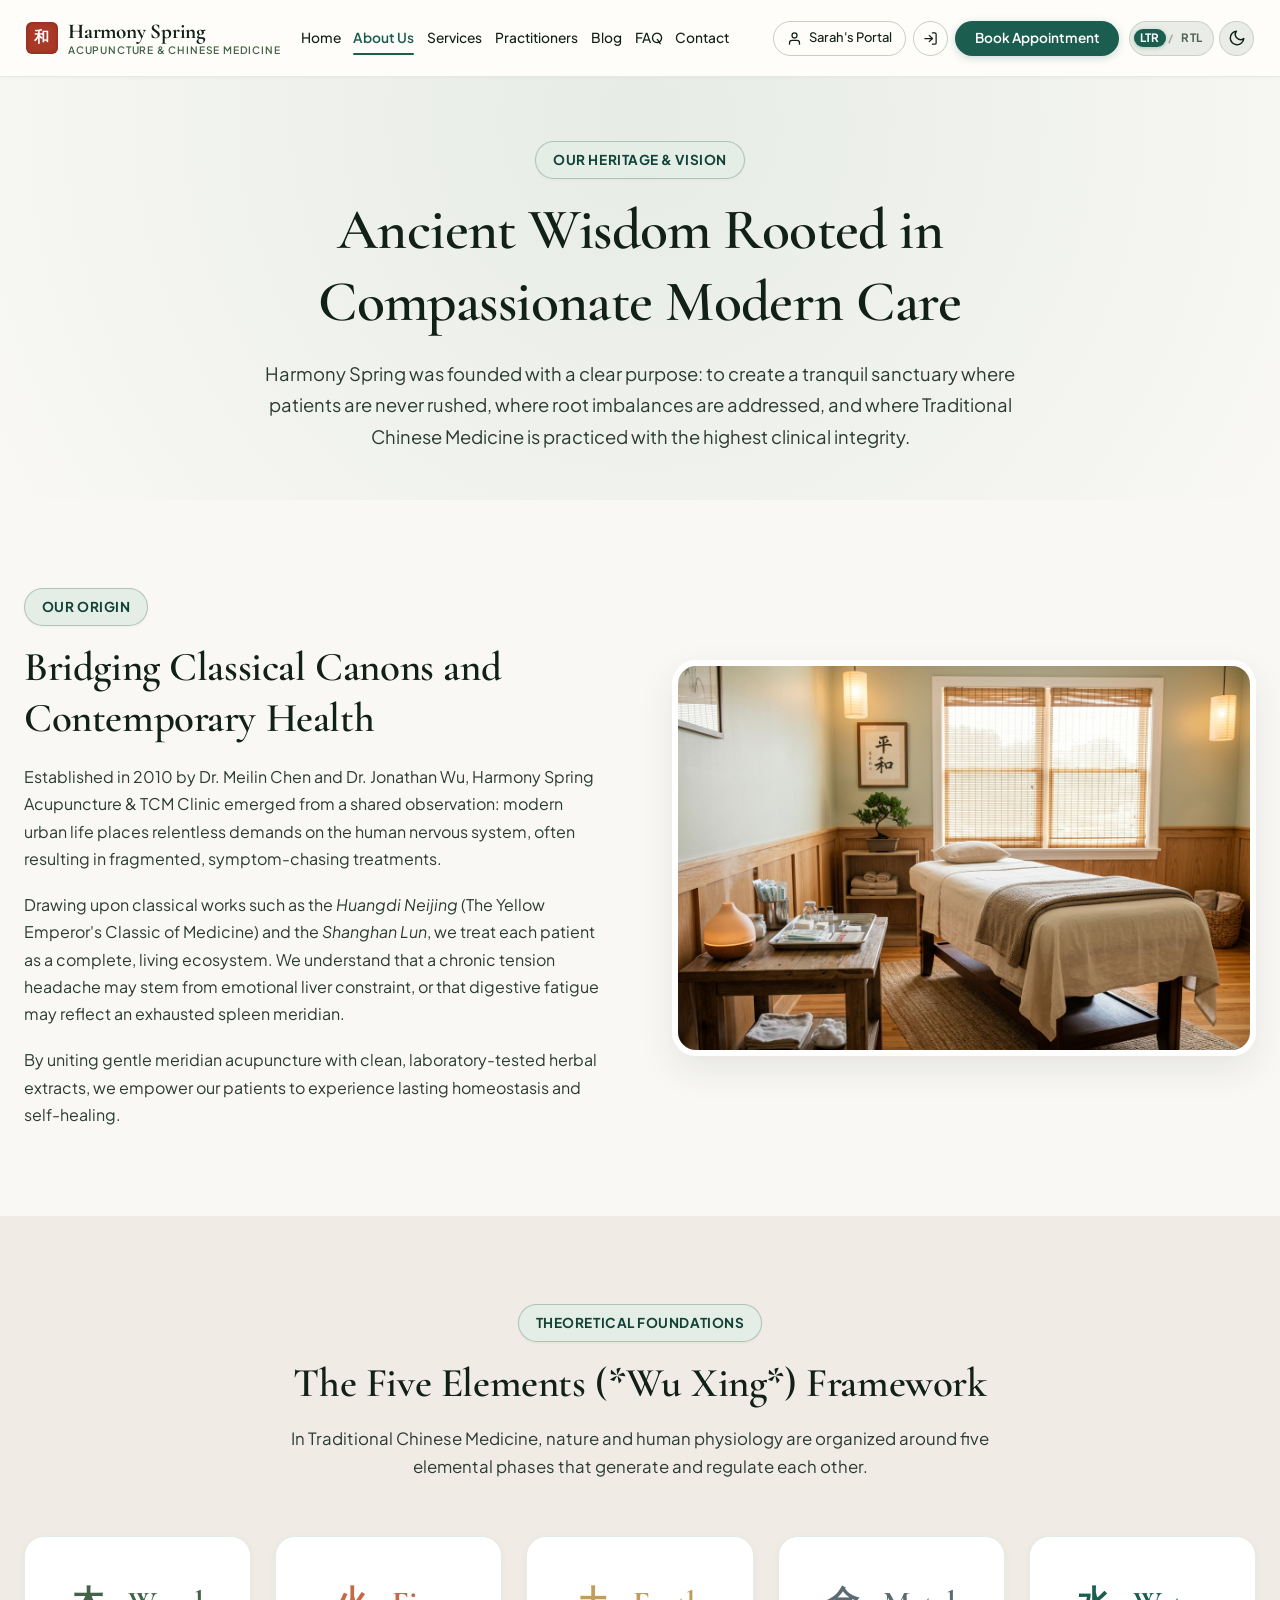
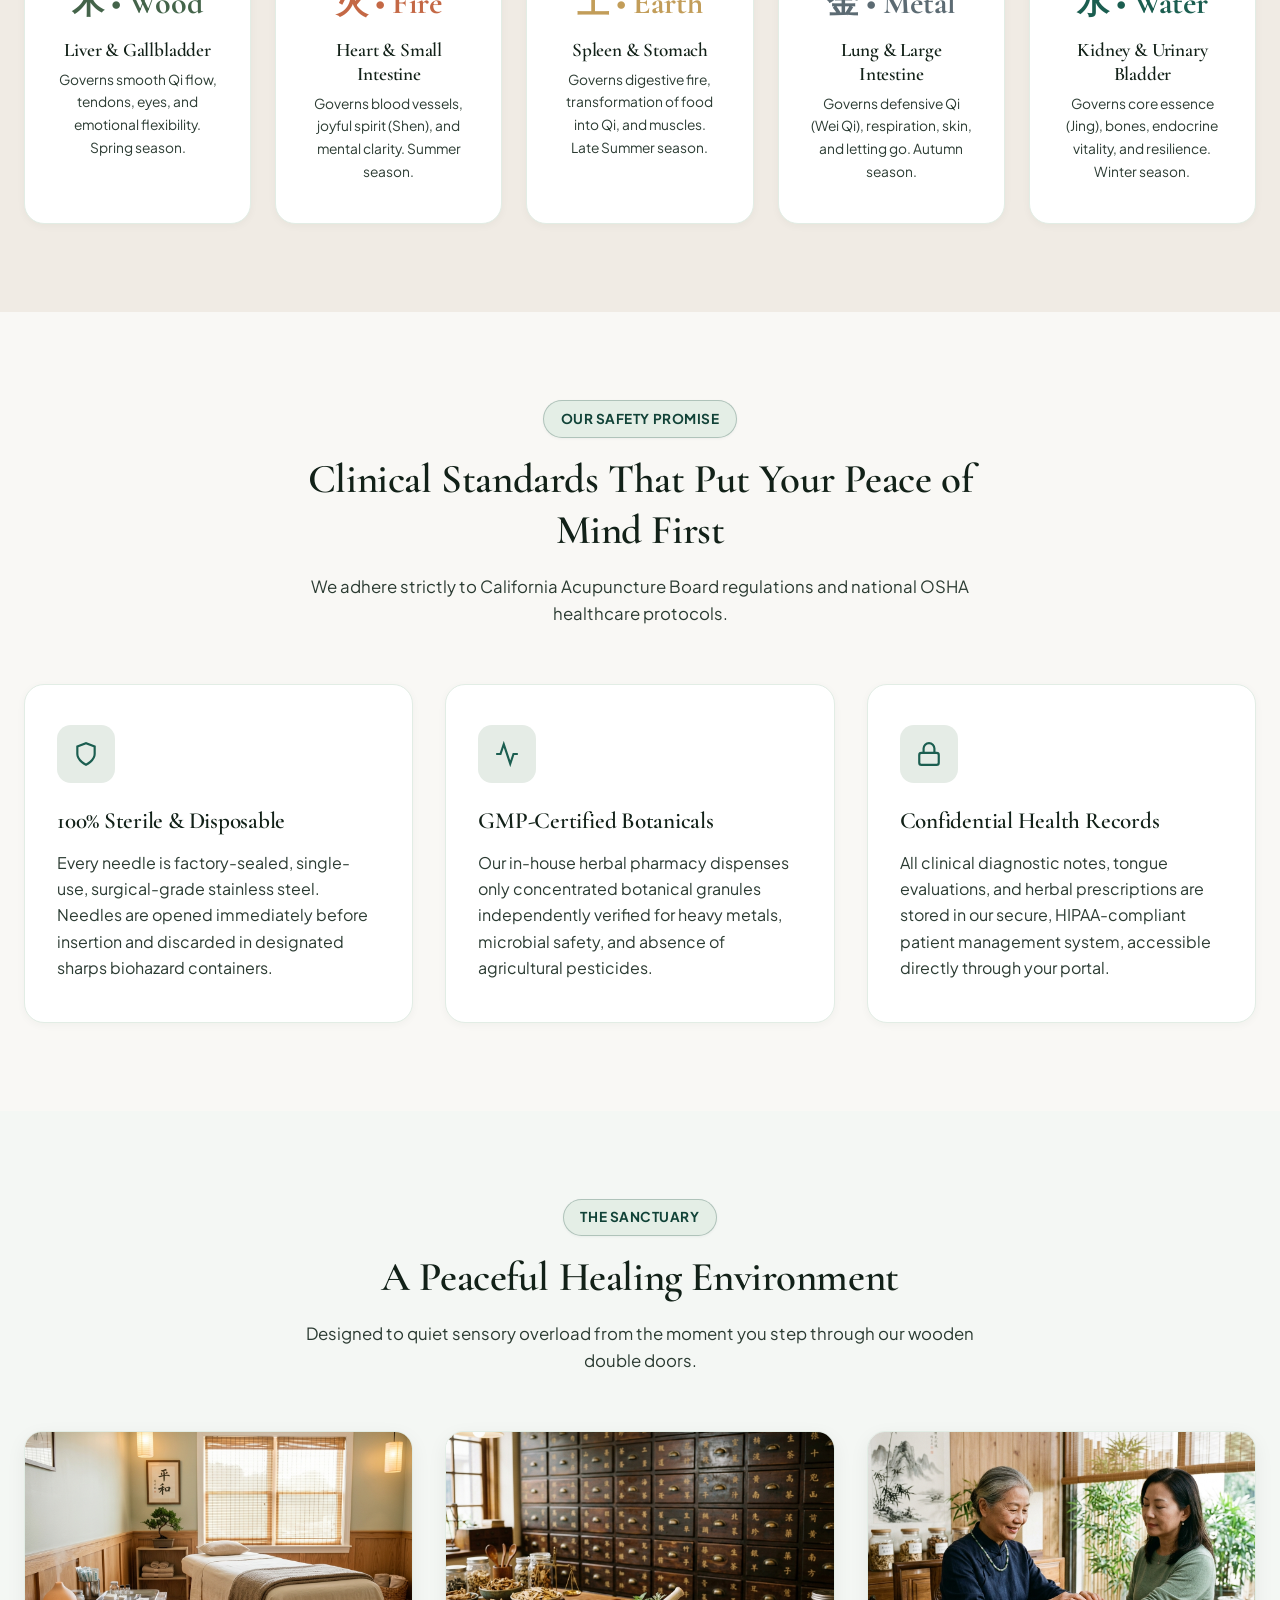
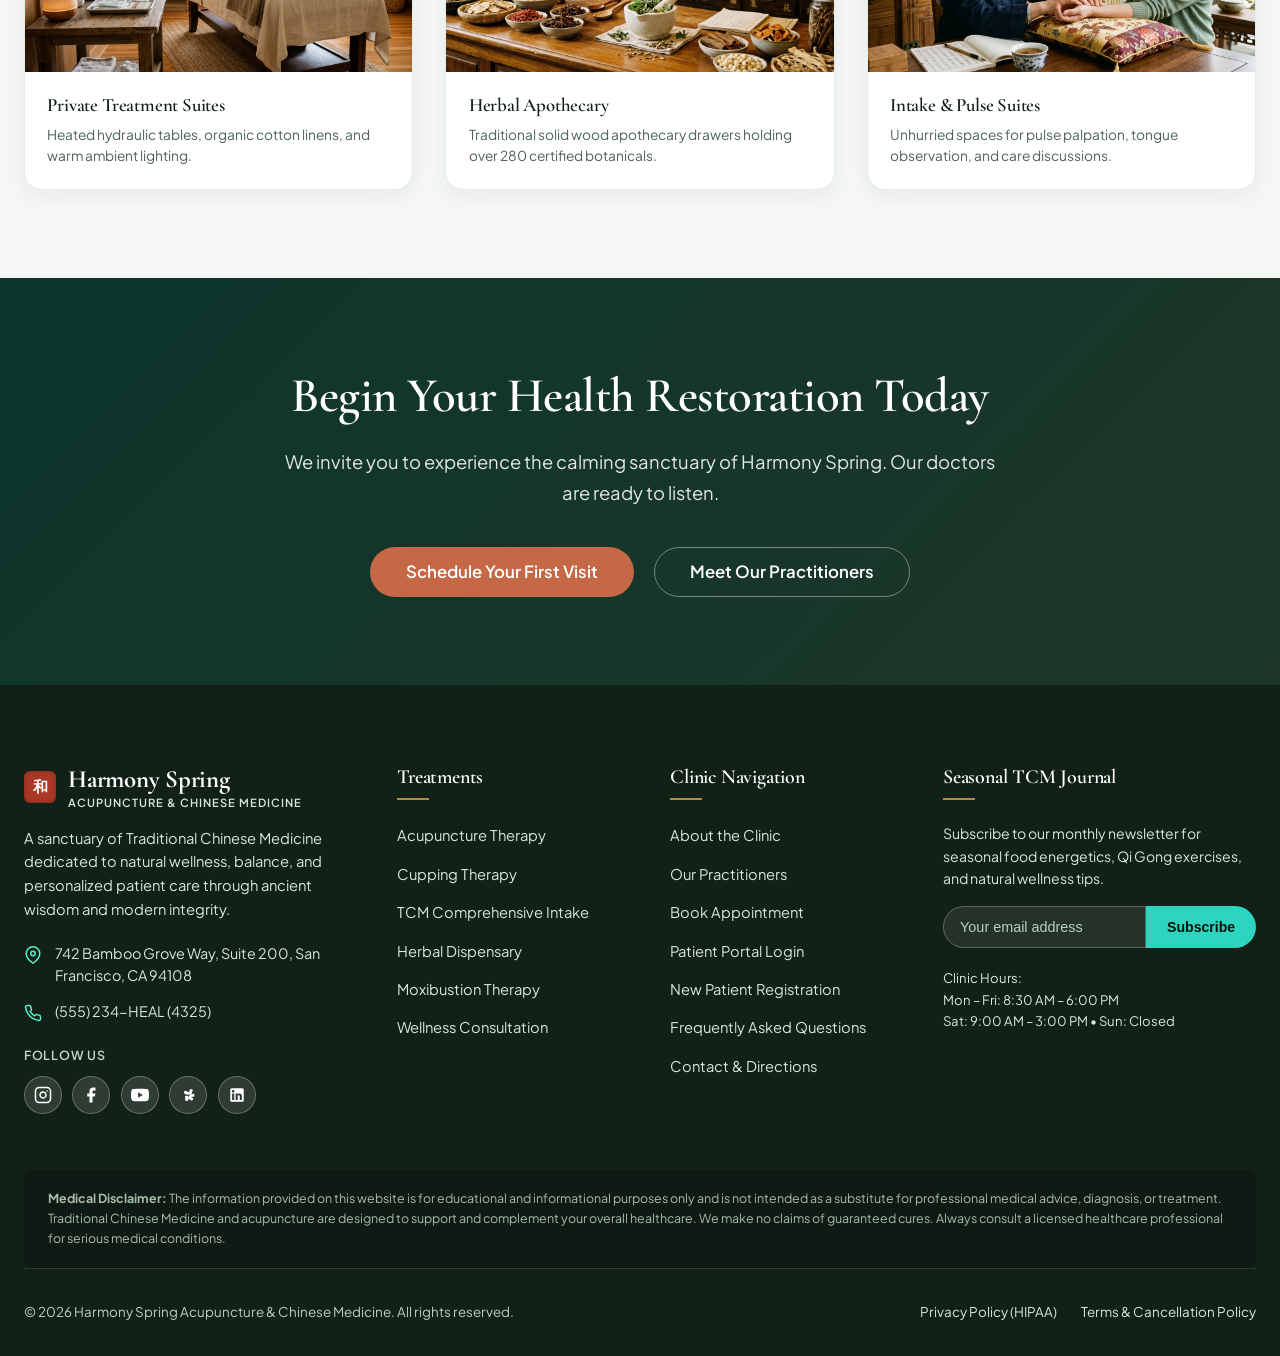
<file: Acupuncture & Traditional Chinese Medicine Clinic/about.html>
<!DOCTYPE html>
<html lang="en">
<head>
  <meta charset="UTF-8">
  <meta name="viewport" content="width=device-width, initial-scale=1.0">
  <title>About Our Clinic | Harmony Spring Acupuncture & Chinese Medicine</title>
  <meta name="description" content="Discover our clinic's history, ancient healing philosophy, sterile safety standards, and peaceful treatment environment in San Francisco.">
  <link rel="stylesheet" href="assets/css/style.css">
  <link rel="icon" type="image/svg+xml" href="data:image/svg+xml,<svg xmlns='http://www.w3.org/2000/svg' viewBox='0 0 24 24' fill='%231b5e50'><circle cx='12' cy='12' r='10'/><path d='M12 2a10 10 0 0 0 0 20 5 5 0 0 0 0-10 5 5 0 0 1 0-10z' fill='%23f9f8f5'/></svg>">
</head>
<body>

  <!-- Sticky Header Wrapper (Notice Bar + Main Navigation) -->
  <div class="sticky-header-wrapper">

    <!-- Header & Navigation -->
    <header class="header">
      <div class="container">
        <nav class="navbar">
          <a href="index.html" class="logo-brand">
            <span class="tcm-seal" title="Harmony">和</span>
            <div class="logo-text-wrap">
              <span class="logo-title">Harmony Spring</span>
              <span class="logo-subtitle">Acupuncture &amp; Chinese Medicine</span>
            </div>
          </a>

          <ul class="nav-links">
            <li><a href="index.html" class="nav-link">Home</a></li>
            <li><a href="about.html" class="nav-link active">About Us</a></li>
            <li><a href="services.html" class="nav-link">Services</a></li>
            <li><a href="practitioners.html" class="nav-link">Practitioners</a></li>
            <li><a href="blog.html" class="nav-link">Blog</a></li>
            <li><a href="faq.html" class="nav-link">FAQ</a></li>
            <li><a href="contact.html" class="nav-link">Contact</a></li>
          </ul>

          <div class="nav-actions">
            <div id="navAuthSlot">
              <a href="dashboard.html" class="nav-portal-btn" id="navPortalBtn" title="Sarah's Portal">
                <svg width="15" height="15" viewBox="0 0 24 24" fill="none" stroke="currentColor" stroke-width="2" stroke-linecap="round" stroke-linejoin="round">
                  <path d="M20 21v-2a4 4 0 0 0-4-4H8a4 4 0 0 0-4 4v2"></path>
                  <circle cx="12" cy="7" r="4"></circle>
                </svg>
                <span class="nav-portal-text">Sarah's Portal</span>
              </a>
              <button type="button" class="nav-auth-icon-btn" id="navAuthIconBtn" title="Account Action" aria-label="Account Action">
                <svg width="15" height="15" viewBox="0 0 24 24" fill="none" stroke="currentColor" stroke-width="2" stroke-linecap="round" stroke-linejoin="round">
                  <path d="M9 21H5a2 2 0 0 1-2-2V5a2 2 0 0 1 2-2h4"></path>
                  <polyline points="16 17 21 12 16 7"></polyline>
                  <line x1="21" y1="12" x2="9" y2="12"></line>
                </svg>
              </button>
            </div>
            <a href="booking.html" class="btn btn-primary btn-sm btn-book-nav">Book Appointment</a>
            <div class="nav-controls">
              <button class="nav-pill-btn dir-toggle-btn" id="dirToggleBtn" type="button" title="Switch text direction (LTR / RTL)" aria-label="Toggle text direction">
                <span class="dir-opt active" data-dir="ltr">LTR</span>
                <span class="dir-divider">/</span>
                <span class="dir-opt" data-dir="rtl">RTL</span>
              </button>
              <button class="nav-icon-btn theme-toggle-btn" id="themeToggleBtn" type="button" title="Switch to Dark Mode" aria-label="Toggle dark mode">
                <svg class="theme-icon-sun" width="18" height="18" viewBox="0 0 24 24" fill="none" stroke="currentColor" stroke-width="2" stroke-linecap="round" stroke-linejoin="round">
                  <circle cx="12" cy="12" r="5"></circle>
                  <line x1="12" y1="1" x2="12" y2="3"></line>
                  <line x1="12" y1="21" x2="12" y2="23"></line>
                  <line x1="4.22" y1="4.22" x2="5.64" y2="5.64"></line>
                  <line x1="18.36" y1="18.36" x2="19.78" y2="19.78"></line>
                  <line x1="1" y1="12" x2="3" y2="12"></line>
                  <line x1="21" y1="12" x2="23" y2="12"></line>
                  <line x1="4.22" y1="19.78" x2="5.64" y2="18.36"></line>
                  <line x1="18.36" y1="5.64" x2="19.78" y2="4.22"></line>
                </svg>
                <svg class="theme-icon-moon" width="18" height="18" viewBox="0 0 24 24" fill="none" stroke="currentColor" stroke-width="2" stroke-linecap="round" stroke-linejoin="round">
                  <path d="M21 12.79A9 9 0 1 1 11.21 3 7 7 0 0 0 21 12.79z"></path>
                </svg>
              </button>
            </div>
            <button class="mobile-nav-toggle" aria-label="Open Navigation Menu">&#9776;</button>
          </div>
        </nav>
      </div>
    </header>
  </div>

  <!-- Mobile Drawer Navigation -->
  <div class="mobile-nav-overlay"></div>
  <div class="mobile-nav-drawer">
    <div class="mobile-nav-header">
      <div class="logo-brand">
        <span class="tcm-seal">和</span>
        <div class="logo-text-wrap">
          <span class="logo-title" style="font-size:1.3rem;">Harmony Spring</span>
          <span class="logo-subtitle" style="font-size:0.62rem;letter-spacing:0.08em;text-transform:uppercase;color:var(--c-sage-600);font-weight:600;">Acupuncture &amp; Chinese Medicine</span>
        </div>
      </div>
      <button class="mobile-nav-close" aria-label="Close Navigation Menu">&times;</button>
    </div>
    <ul class="mobile-nav-list">
      <li><a href="index.html">Home</a></li>
      <li><a href="about.html">About Us</a></li>
      <li><a href="services.html">Services &amp; Treatments</a></li>
      <li><a href="practitioners.html">Practitioners</a></li>
      <li><a href="blog.html">Blog</a></li>
      <li><a href="faq.html">FAQ</a></li>
      <li><a href="contact.html">Contact Us</a></li>
    </ul>
    <div id="mobileNavAuthSlot" style="margin-top:auto;">
      <a href="login.html" class="btn btn-secondary btn-block" style="margin-bottom:0.8rem;">Patient Login</a>
      <a href="booking.html" class="btn btn-primary btn-block">Book Appointment</a>
    </div>
  </div>

  <main>
    <!-- Page Header Hero -->
    <section class="section" style="padding:4rem 0 3rem;background:radial-gradient(circle at 50% 10%, rgba(203, 217, 206, 0.4) 0%, rgba(249, 248, 245, 0.95) 100%);">
      <div class="container container-narrow" style="text-align:center;">
        <span class="tcm-badge" style="margin-bottom:1rem;">Our Heritage &amp; Vision</span>
        <h1 style="margin-bottom:1.2rem;">Ancient Wisdom Rooted in Compassionate Modern Care</h1>
        <p style="font-size:1.15rem;color:var(--c-ink-body);line-height:1.7;">
          Harmony Spring was founded with a clear purpose: to create a tranquil sanctuary where patients are never rushed, where root imbalances are addressed, and where Traditional Chinese Medicine is practiced with the highest clinical integrity.
        </p>
      </div>
    </section>

    <!-- Clinic Story Section -->
    <section class="section">
      <div class="container">
        <div style="display:grid;grid-template-columns:1fr 1fr;gap:4rem;align-items:center;" class="hero-grid">
          <div>
            <span class="tcm-badge" style="margin-bottom:1rem;">Our Origin</span>
            <h2 style="margin-bottom:1.2rem;">Bridging Classical Canons and Contemporary Health</h2>
            <p style="margin-bottom:1.2rem;line-height:1.7;">
              Established in 2010 by Dr. Meilin Chen and Dr. Jonathan Wu, Harmony Spring Acupuncture &amp; TCM Clinic emerged from a shared observation: modern urban life places relentless demands on the human nervous system, often resulting in fragmented, symptom-chasing treatments.
            </p>
            <p style="margin-bottom:1.2rem;line-height:1.7;">
              Drawing upon classical works such as the <em>Huangdi Neijing</em> (The Yellow Emperor's Classic of Medicine) and the <em>Shanghan Lun</em>, we treat each patient as a complete, living ecosystem. We understand that a chronic tension headache may stem from emotional liver constraint, or that digestive fatigue may reflect an exhausted spleen meridian.
            </p>
            <p style="line-height:1.7;">
              By uniting gentle meridian acupuncture with clean, laboratory-tested herbal extracts, we empower our patients to experience lasting homeostasis and self-healing.
            </p>
          </div>
          <div>
            <div style="border-radius:24px;overflow:hidden;box-shadow:var(--shadow-lg);border:6px solid #fff;">
              <img src="assets/images/treatment_room.jpg" alt="Tranquil clinic treatment room" width="800" height="533">
            </div>
          </div>
        </div>
      </div>
    </section>

    <!-- The Five Elements Section -->
    <section class="section section-cream-alt">
      <div class="container">
        <div class="section-header">
          <span class="tcm-badge">Theoretical Foundations</span>
          <h2 class="section-title">The Five Elements (*Wu Xing*) Framework</h2>
          <p class="section-desc">
            In Traditional Chinese Medicine, nature and human physiology are organized around five elemental phases that generate and regulate each other.
          </p>
        </div>

        <div style="display:grid;grid-template-columns:repeat(auto-fit, minmax(200px, 1fr));gap:1.5rem;">
          <div class="concept-card" style="text-align:center;">
            <div style="font-size:2rem;color:#44644a;margin-bottom:0.5rem;font-family:var(--font-serif);font-weight:700;">木 &bull; Wood</div>
            <h3 style="font-size:1.2rem;margin-bottom:0.4rem;">Liver &amp; Gallbladder</h3>
            <p style="font-size:0.86rem;">Governs smooth Qi flow, tendons, eyes, and emotional flexibility. Spring season.</p>
          </div>

          <div class="concept-card" style="text-align:center;">
            <div style="font-size:2rem;color:#c46845;margin-bottom:0.5rem;font-family:var(--font-serif);font-weight:700;">火 &bull; Fire</div>
            <h3 style="font-size:1.2rem;margin-bottom:0.4rem;">Heart &amp; Small Intestine</h3>
            <p style="font-size:0.86rem;">Governs blood vessels, joyful spirit (Shen), and mental clarity. Summer season.</p>
          </div>

          <div class="concept-card" style="text-align:center;">
            <div style="font-size:2rem;color:#c29d59;margin-bottom:0.5rem;font-family:var(--font-serif);font-weight:700;">土 &bull; Earth</div>
            <h3 style="font-size:1.2rem;margin-bottom:0.4rem;">Spleen &amp; Stomach</h3>
            <p style="font-size:0.86rem;">Governs digestive fire, transformation of food into Qi, and muscles. Late Summer season.</p>
          </div>

          <div class="concept-card" style="text-align:center;">
            <div style="font-size:2rem;color:#5c6b73;margin-bottom:0.5rem;font-family:var(--font-serif);font-weight:700;">金 &bull; Metal</div>
            <h3 style="font-size:1.2rem;margin-bottom:0.4rem;">Lung &amp; Large Intestine</h3>
            <p style="font-size:0.86rem;">Governs defensive Qi (Wei Qi), respiration, skin, and letting go. Autumn season.</p>
          </div>

          <div class="concept-card" style="text-align:center;">
            <div style="font-size:2rem;color:#1b5e50;margin-bottom:0.5rem;font-family:var(--font-serif);font-weight:700;">水 &bull; Water</div>
            <h3 style="font-size:1.2rem;margin-bottom:0.4rem;">Kidney &amp; Urinary Bladder</h3>
            <p style="font-size:0.86rem;">Governs core essence (Jing), bones, endocrine vitality, and resilience. Winter season.</p>
          </div>
        </div>
      </div>
    </section>

    <!-- Safety & Facility Highlights -->
    <section class="section">
      <div class="container">
        <div class="section-header">
          <span class="tcm-badge">Our Safety Promise</span>
          <h2 class="section-title">Clinical Standards That Put Your Peace of Mind First</h2>
          <p class="section-desc">
            We adhere strictly to California Acupuncture Board regulations and national OSHA healthcare protocols.
          </p>
        </div>

        <div style="display:grid;grid-template-columns:repeat(3, 1fr);gap:2rem;" class="concept-grid">
          <div class="concept-card">
            <div class="concept-icon-wrap">
              <svg width="26" height="26" viewBox="0 0 24 24" fill="none" stroke="currentColor" stroke-width="2"><path d="M12 22s8-4 8-10V5l-8-3-8 3v7c0 6 8 10 8 10z"/></svg>
            </div>
            <h3>100% Sterile &amp; Disposable</h3>
            <p>Every needle is factory-sealed, single-use, surgical-grade stainless steel. Needles are opened immediately before insertion and discarded in designated sharps biohazard containers.</p>
          </div>

          <div class="concept-card">
            <div class="concept-icon-wrap">
              <svg width="26" height="26" viewBox="0 0 24 24" fill="none" stroke="currentColor" stroke-width="2"><path d="M22 12h-4l-3 9L9 3l-3 9H2"/></svg>
            </div>
            <h3>GMP-Certified Botanicals</h3>
            <p>Our in-house herbal pharmacy dispenses only concentrated botanical granules independently verified for heavy metals, microbial safety, and absence of agricultural pesticides.</p>
          </div>

          <div class="concept-card">
            <div class="concept-icon-wrap">
              <svg width="26" height="26" viewBox="0 0 24 24" fill="none" stroke="currentColor" stroke-width="2"><rect x="3" y="11" width="18" height="11" rx="2" ry="2"/><path d="M7 11V7a5 5 0 0 1 10 0v4"/></svg>
            </div>
            <h3>Confidential Health Records</h3>
            <p>All clinical diagnostic notes, tongue evaluations, and herbal prescriptions are stored in our secure, HIPAA-compliant patient management system, accessible directly through your portal.</p>
          </div>
        </div>
      </div>
    </section>

    <!-- Clinic Virtual Gallery Section -->
    <section class="section section-sage-soft">
      <div class="container">
        <div class="section-header">
          <span class="tcm-badge">The Sanctuary</span>
          <h2 class="section-title">A Peaceful Healing Environment</h2>
          <p class="section-desc">
            Designed to quiet sensory overload from the moment you step through our wooden double doors.
          </p>
        </div>

        <div class="concept-grid">
          <div class="sanctuary-card">
            <img src="assets/images/treatment_room.jpg" alt="Treatment Suite" class="sanctuary-card-img">
            <div class="sanctuary-card-body">
              <h4 class="sanctuary-card-title">Private Treatment Suites</h4>
              <p class="sanctuary-card-desc">Heated hydraulic tables, organic cotton linens, and warm ambient lighting.</p>
            </div>
          </div>

          <div class="sanctuary-card">
            <img src="assets/images/chinese_herbal_medicine.jpg" alt="Herbal Apothecary" class="sanctuary-card-img">
            <div class="sanctuary-card-body">
              <h4 class="sanctuary-card-title">Herbal Apothecary</h4>
              <p class="sanctuary-card-desc">Traditional solid wood apothecary drawers holding over 280 certified botanicals.</p>
            </div>
          </div>

          <div class="sanctuary-card">
            <img src="assets/images/pulse_diagnosis.jpg" alt="Diagnostic Intake and Pulse Reading Suite" class="sanctuary-card-img">
            <div class="sanctuary-card-body">
              <h4 class="sanctuary-card-title">Intake &amp; Pulse Suites</h4>
              <p class="sanctuary-card-desc">Unhurried spaces for pulse palpation, tongue observation, and care discussions.</p>
            </div>
          </div>
        </div>
      </div>
    </section>

    <!-- CTA Section -->
    <section class="cta-banner-section">
      <div class="container">
        <div class="cta-banner-content">
          <h2 class="cta-banner-title">Begin Your Health Restoration Today</h2>
          <p class="cta-banner-desc">
            We invite you to experience the calming sanctuary of Harmony Spring. Our doctors are ready to listen.
          </p>
          <div class="cta-banner-actions">
            <a href="booking.html" class="btn btn-terracotta btn-lg">Schedule Your First Visit</a>
            <a href="practitioners.html" class="btn btn-outline-white btn-lg">Meet Our Practitioners</a>
          </div>
        </div>
      </div>
    </section>
  </main>

  <!-- Footer -->
  <footer class="footer">
    <div class="container">
      <div class="footer-top-grid">
        <div class="footer-brand">
          <div class="logo-brand" style="margin-bottom:1.1rem;">
            <span class="tcm-seal">和</span>
            <div class="logo-text-wrap">
              <span class="logo-title" style="color:#ffffff;font-size:1.55rem;">Harmony Spring</span>
              <span class="logo-subtitle" style="color:var(--c-sage-300);font-size:0.7rem;letter-spacing:0.09em;text-transform:uppercase;font-weight:600;margin-top:2px;">Acupuncture &amp; Chinese Medicine</span>
            </div>
          </div>
          <p class="footer-tagline">
            A sanctuary of Traditional Chinese Medicine dedicated to natural wellness, balance, and personalized patient care through ancient wisdom and modern integrity.
          </p>
          <div class="footer-info-item">
            <svg width="18" height="18" viewBox="0 0 24 24" fill="none" stroke="currentColor" stroke-width="2"><path d="M21 10c0 7-9 13-9 13s-9-6-9-13a9 9 0 0 1 18 0z"/><circle cx="12" cy="10" r="3"/></svg>
            <span>742 Bamboo Grove Way, Suite 200, San Francisco, CA 94108</span>
          </div>
          <div class="footer-info-item">
            <svg width="18" height="18" viewBox="0 0 24 24" fill="none" stroke="currentColor" stroke-width="2"><path d="M22 16.92v3a2 2 0 0 1-2.18 2 19.79 19.79 0 0 1-8.63-3.07 19.5 19.5 0 0 1-6-6 19.79 19.79 0 0 1-3.07-8.67A2 2 0 0 1 4.11 2h3a2 2 0 0 1 2 1.72 12.84 12.84 0 0 0 .7 2.81 2 2 0 0 1-.45 2.11L8.09 9.91a16 16 0 0 0 6 6l1.27-1.27a2 2 0 0 1 2.11-.45 12.84 12.84 0 0 0 2.81.7A2 2 0 0 1 22 16.92z"/></svg>
            <span>(555) 234-HEAL (4325)</span>
          </div>
          <div class="footer-social-wrap">
            <span class="footer-social-label">Follow Us</span>
            <div class="footer-social-links">
              <a href="https://instagram.com" target="_blank" rel="noopener noreferrer" class="footer-social-link" aria-label="Follow Harmony Spring on Instagram" title="Instagram">
                <svg viewBox="0 0 24 24" fill="none" stroke="currentColor" stroke-width="2" stroke-linecap="round" stroke-linejoin="round"><rect x="2" y="2" width="20" height="20" rx="5" ry="5"/><path d="M16 11.37A4 4 0 1 1 12.63 8 4 4 0 0 1 16 11.37z"/><line x1="17.5" y1="6.5" x2="17.51" y2="6.5"/></svg>
              </a>
              <a href="https://facebook.com" target="_blank" rel="noopener noreferrer" class="footer-social-link" aria-label="Follow Harmony Spring on Facebook" title="Facebook">
                <svg viewBox="0 0 24 24" fill="currentColor"><path d="M18 2h-3a5 5 0 0 0-5 5v3H7v4h3v8h4v-8h3l1-4h-4V7a1 1 0 0 1 1-1h3z"/></svg>
              </a>
              <a href="https://youtube.com" target="_blank" rel="noopener noreferrer" class="footer-social-link" aria-label="Subscribe to Harmony Spring on YouTube" title="YouTube">
                <svg viewBox="0 0 24 24" fill="currentColor"><path fill-rule="evenodd" clip-rule="evenodd" d="M23.5 6.19a3.02 3.02 0 0 0-2.12-2.14C19.5 3.55 12 3.55 12 3.55s-7.5 0-9.38.5A3.02 3.02 0 0 0 .5 6.2C0 8.07 0 12 0 12s0 3.93.5 5.81a3.02 3.02 0 0 0 2.12 2.14c1.88.5 9.38.5 9.38.5s7.5 0 9.38-.5a3.02 3.02 0 0 0 2.12-2.14C24 15.93 24 12 24 12s0-3.93-.5-5.81zM9.5 15.57V8.43L15.82 12 9.5 15.57z"/></svg>
              </a>
              <a href="https://yelp.com" target="_blank" rel="noopener noreferrer" class="footer-social-link" aria-label="Find Harmony Spring on Yelp" title="Yelp">
                <svg viewBox="0 0 24 24" fill="currentColor"><path d="M11.66 12.01l-4.75-2.09c-.48-.21-.69-.77-.47-1.25l.89-1.92c.22-.48.78-.69 1.26-.47l4.7 2.21c.42.2.56.7.32 1.1l-1.07 1.95c-.17.31-.56.45-.88.47zm.42 1.63l.35 5.17c.04.52-.36.97-.88 1.01l-2.1.14c-.52.04-.97-.36-1.01-.88l-.4-5.18c-.04-.46.3-.85.74-.89l2.22-.15c.44-.03.88.33.91.78zm1.96-.34l4.5 2.6c.45.26.6.84.34 1.29l-1.06 1.83c-.26.45-.84.6-1.29.34l-4.47-2.65c-.39-.23-.5-.73-.25-1.12l1.24-1.85c.2-.3.6-.42.99-.44zm.64-1.95l4.89-.98c.51-.1.93.3.93.82v2.11c0 .52-.42.94-.94.94l-4.9-.1c-.46 0-.82-.36-.83-.82l-.04-2.22c0-.4.36-.75.76-.75zm-1.89-1.93l1.83-4.84c.18-.49.73-.74 1.22-.55l1.97.75c.49.19.74.74.55 1.23l-1.89 4.82c-.17.43-.66.62-1.07.43l-2.07-.88c-.37-.16-.54-.6-.54-.96z"/></svg>
              </a>
              <a href="https://linkedin.com" target="_blank" rel="noopener noreferrer" class="footer-social-link" aria-label="Connect with Harmony Spring on LinkedIn" title="LinkedIn">
                <svg viewBox="0 0 24 24" fill="currentColor"><path d="M19 3a2 2 0 0 1 2 2v14a2 2 0 0 1-2 2H5a2 2 0 0 1-2-2V5a2 2 0 0 1 2-2h14m-.5 15.5v-5.3a3.26 3.26 0 0 0-3.26-3.26c-.85 0-1.84.52-2.28 1.3v-1.11h-2.79v8.37h2.79v-4.93c0-.77.62-1.4 1.39-1.4a1.4 1.4 0 0 1 1.4 1.4v4.93h2.75M6.88 8.56a1.68 1.68 0 0 0 1.68-1.68c0-.93-.75-1.69-1.68-1.69a1.69 1.69 0 0 0-1.69 1.69c0 .93.76 1.68 1.69 1.68m1.39 9.94v-8.37H5.5v8.37h2.77z"/></svg>
              </a>
            </div>
          </div>
        </div>

        <div>
          <h4 class="footer-heading">Treatments</h4>
          <ul class="footer-links">
            <li><a href="service-detail.html?service=acupuncture">Acupuncture Therapy</a></li>
            <li><a href="service-detail.html?service=cupping">Cupping Therapy</a></li>
            <li><a href="service-detail.html?service=tcm-consultation">TCM Comprehensive Intake</a></li>
            <li><a href="service-detail.html?service=herbal-medicine">Herbal Dispensary</a></li>
            <li><a href="service-detail.html?service=moxibustion">Moxibustion Therapy</a></li>
            <li><a href="service-detail.html?service=wellness-consultation">Wellness Consultation</a></li>
          </ul>
        </div>

        <div>
          <h4 class="footer-heading">Clinic Navigation</h4>
          <ul class="footer-links">
            <li><a href="about.html">About the Clinic</a></li>
            <li><a href="practitioners.html">Our Practitioners</a></li>
            <li><a href="booking.html">Book Appointment</a></li>
            <li><a href="login.html">Patient Portal Login</a></li>
            <li><a href="register.html">New Patient Registration</a></li>
            <li><a href="faq.html">Frequently Asked Questions</a></li>
            <li><a href="contact.html">Contact &amp; Directions</a></li>
          </ul>
        </div>

        <div>
          <h4 class="footer-heading">Seasonal TCM Journal</h4>
          <p style="font-size:0.88rem;color:var(--c-sage-300);margin-bottom:1rem;line-height:1.6;">
            Subscribe to our monthly newsletter for seasonal food energetics, Qi Gong exercises, and natural wellness tips.
          </p>
          <form class="newsletter-form">
            <input type="email" class="newsletter-input" placeholder="Your email address" required>
            <button type="submit" class="newsletter-submit">Subscribe</button>
          </form>
          <div style="margin-top:1.2rem;font-size:0.82rem;color:var(--c-sage-400);">
            Clinic Hours:<br>
            Mon – Fri: 8:30 AM – 6:00 PM<br>
            Sat: 9:00 AM – 3:00 PM &bull; Sun: Closed
          </div>
        </div>
      </div>

      <div class="footer-disclaimer-box">
        <strong>Medical Disclaimer:</strong> The information provided on this website is for educational and informational purposes only and is not intended as a substitute for professional medical advice, diagnosis, or treatment. Traditional Chinese Medicine and acupuncture are designed to support and complement your overall healthcare. We make no claims of guaranteed cures. Always consult a licensed healthcare professional for serious medical conditions.
      </div>

      <div class="footer-bottom">
        <div>&copy; 2026 Harmony Spring Acupuncture &amp; Chinese Medicine. All rights reserved.</div>
        <div style="display:flex;gap:1.5rem;">
          <a href="privacy.html" style="color:inherit;">Privacy Policy (HIPAA)</a>
          <a href="terms.html" style="color:inherit;">Terms &amp; Cancellation Policy</a>
        </div>
      </div>
    </div>
  </footer>

  <script src="assets/js/api.js"></script>
  <script src="assets/js/app.js"></script>
</body>
</html>
</file>
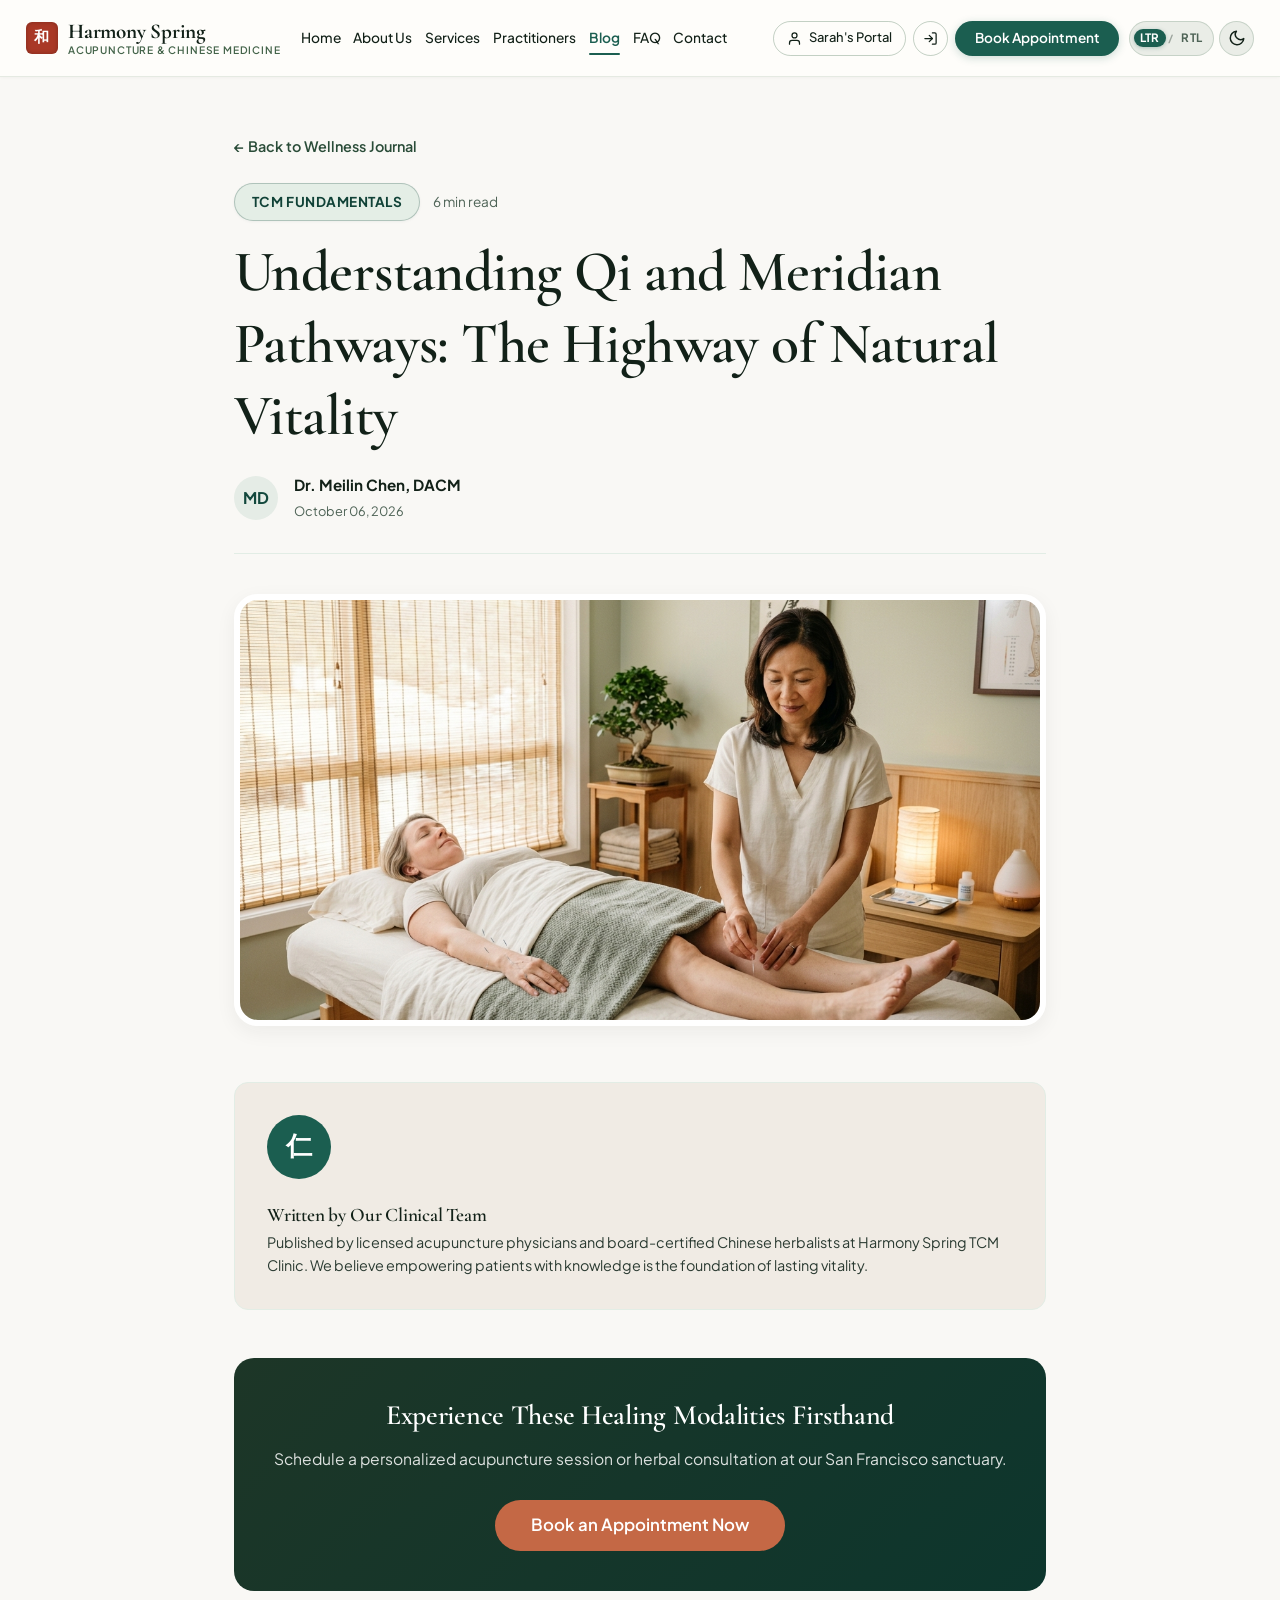
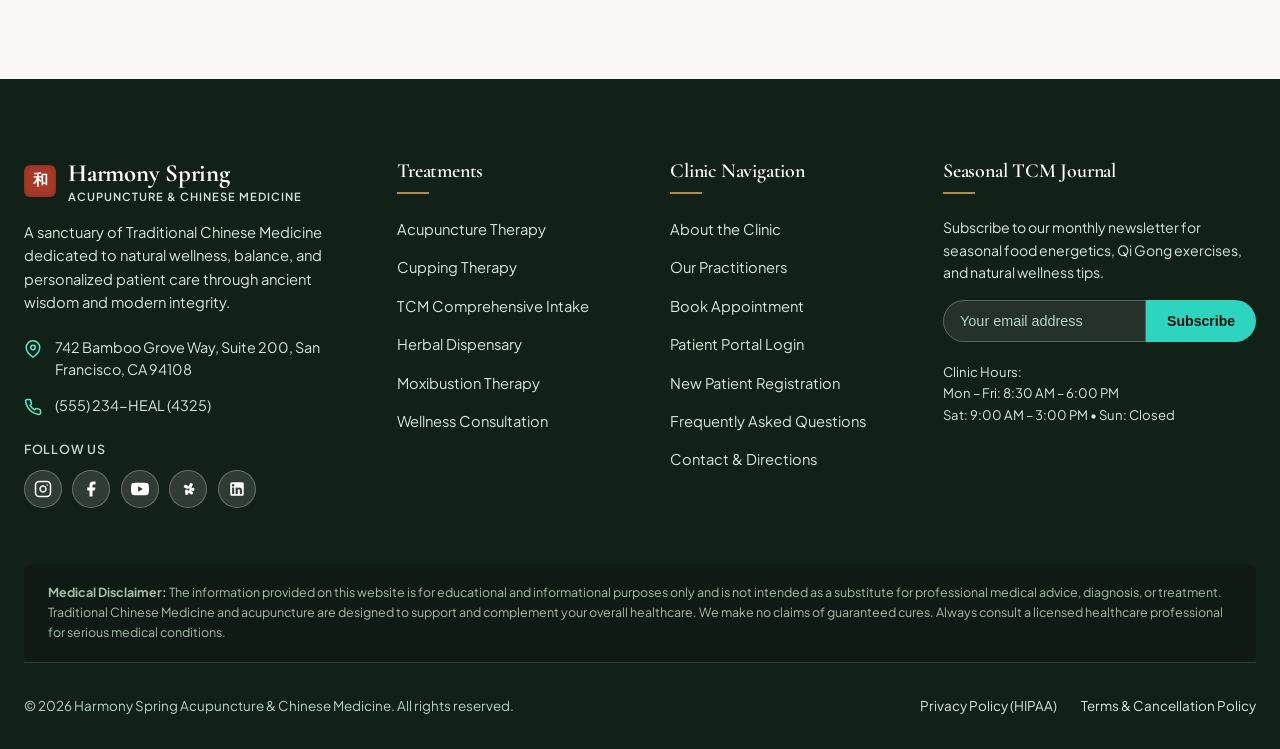
<file: Acupuncture & Traditional Chinese Medicine Clinic/blog-detail.html>
<!DOCTYPE html>
<html lang="en">
<head>
  <meta charset="UTF-8">
  <meta name="viewport" content="width=device-width, initial-scale=1.0">
  <title>Article | Harmony Spring Acupuncture & Chinese Medicine</title>
  <meta name="description" content="In-depth exploration of Traditional Chinese Medicine principles, herbal formulas, and acupuncture physiology.">
  <link rel="stylesheet" href="assets/css/style.css">
  <link rel="icon" type="image/svg+xml" href="data:image/svg+xml,<svg xmlns='http://www.w3.org/2000/svg' viewBox='0 0 24 24' fill='%231b5e50'><circle cx='12' cy='12' r='10'/><path d='M12 2a10 10 0 0 0 0 20 5 5 0 0 0 0-10 5 5 0 0 1 0-10z' fill='%23f9f8f5'/></svg>">
</head>
<body>

  <!-- Sticky Header Wrapper (Notice Bar + Main Navigation) -->
  <div class="sticky-header-wrapper">

    <!-- Header & Navigation -->
    <header class="header">
      <div class="container">
        <nav class="navbar">
          <a href="index.html" class="logo-brand">
            <span class="tcm-seal" title="Harmony">和</span>
            <div class="logo-text-wrap">
              <span class="logo-title">Harmony Spring</span>
              <span class="logo-subtitle">Acupuncture &amp; Chinese Medicine</span>
            </div>
          </a>

          <ul class="nav-links">
            <li><a href="index.html" class="nav-link">Home</a></li>
            <li><a href="about.html" class="nav-link">About Us</a></li>
            <li><a href="services.html" class="nav-link">Services</a></li>
            <li><a href="practitioners.html" class="nav-link">Practitioners</a></li>
            <li><a href="blog.html" class="nav-link active">Blog</a></li>
            <li><a href="faq.html" class="nav-link">FAQ</a></li>
            <li><a href="contact.html" class="nav-link">Contact</a></li>
          </ul>

          <div class="nav-actions">
            <div id="navAuthSlot">
              <a href="dashboard.html" class="nav-portal-btn" id="navPortalBtn" title="Sarah's Portal">
                <svg width="15" height="15" viewBox="0 0 24 24" fill="none" stroke="currentColor" stroke-width="2" stroke-linecap="round" stroke-linejoin="round">
                  <path d="M20 21v-2a4 4 0 0 0-4-4H8a4 4 0 0 0-4 4v2"></path>
                  <circle cx="12" cy="7" r="4"></circle>
                </svg>
                <span class="nav-portal-text">Sarah's Portal</span>
              </a>
              <button type="button" class="nav-auth-icon-btn" id="navAuthIconBtn" title="Account Action" aria-label="Account Action">
                <svg width="15" height="15" viewBox="0 0 24 24" fill="none" stroke="currentColor" stroke-width="2" stroke-linecap="round" stroke-linejoin="round">
                  <path d="M9 21H5a2 2 0 0 1-2-2V5a2 2 0 0 1 2-2h4"></path>
                  <polyline points="16 17 21 12 16 7"></polyline>
                  <line x1="21" y1="12" x2="9" y2="12"></line>
                </svg>
              </button>
            </div>
            <a href="booking.html" class="btn btn-primary btn-sm btn-book-nav">Book Appointment</a>
            <div class="nav-controls">
              <button class="nav-pill-btn dir-toggle-btn" id="dirToggleBtn" type="button" title="Switch text direction (LTR / RTL)" aria-label="Toggle text direction">
                <span class="dir-opt active" data-dir="ltr">LTR</span>
                <span class="dir-divider">/</span>
                <span class="dir-opt" data-dir="rtl">RTL</span>
              </button>
              <button class="nav-icon-btn theme-toggle-btn" id="themeToggleBtn" type="button" title="Switch to Dark Mode" aria-label="Toggle dark mode">
                <svg class="theme-icon-sun" width="18" height="18" viewBox="0 0 24 24" fill="none" stroke="currentColor" stroke-width="2" stroke-linecap="round" stroke-linejoin="round">
                  <circle cx="12" cy="12" r="5"></circle>
                  <line x1="12" y1="1" x2="12" y2="3"></line>
                  <line x1="12" y1="21" x2="12" y2="23"></line>
                  <line x1="4.22" y1="4.22" x2="5.64" y2="5.64"></line>
                  <line x1="18.36" y1="18.36" x2="19.78" y2="19.78"></line>
                  <line x1="1" y1="12" x2="3" y2="12"></line>
                  <line x1="21" y1="12" x2="23" y2="12"></line>
                  <line x1="4.22" y1="19.78" x2="5.64" y2="18.36"></line>
                  <line x1="18.36" y1="5.64" x2="19.78" y2="4.22"></line>
                </svg>
                <svg class="theme-icon-moon" width="18" height="18" viewBox="0 0 24 24" fill="none" stroke="currentColor" stroke-width="2" stroke-linecap="round" stroke-linejoin="round">
                  <path d="M21 12.79A9 9 0 1 1 11.21 3 7 7 0 0 0 21 12.79z"></path>
                </svg>
              </button>
            </div>
            <button class="mobile-nav-toggle" aria-label="Open Navigation Menu">&#9776;</button>
          </div>
        </nav>
      </div>
    </header>
  </div>

  <!-- Mobile Drawer Navigation -->
  <div class="mobile-nav-overlay"></div>
  <div class="mobile-nav-drawer">
    <div class="mobile-nav-header">
      <div class="logo-brand">
        <span class="tcm-seal">和</span>
        <div class="logo-text-wrap">
          <span class="logo-title" style="font-size:1.3rem;">Harmony Spring</span>
          <span class="logo-subtitle" style="font-size:0.62rem;letter-spacing:0.08em;text-transform:uppercase;color:var(--c-sage-600);font-weight:600;">Acupuncture &amp; Chinese Medicine</span>
        </div>
      </div>
      <button class="mobile-nav-close" aria-label="Close Navigation Menu">&times;</button>
    </div>
    <ul class="mobile-nav-list">
      <li><a href="index.html">Home</a></li>
      <li><a href="about.html">About Us</a></li>
      <li><a href="services.html">Services &amp; Treatments</a></li>
      <li><a href="practitioners.html">Practitioners</a></li>
      <li><a href="blog.html">Blog</a></li>
      <li><a href="faq.html">FAQ</a></li>
      <li><a href="contact.html">Contact Us</a></li>
    </ul>
    <div id="mobileNavAuthSlot" style="margin-top:auto;">
      <a href="login.html" class="btn btn-secondary btn-block" style="margin-bottom:0.8rem;">Patient Login</a>
      <a href="booking.html" class="btn btn-primary btn-block">Book Appointment</a>
    </div>
  </div>

  <main>
    <article class="section" style="padding-top:3.5rem;">
      <div class="container container-narrow">
        <div style="margin-bottom:1.5rem;">
          <a href="blog.html" style="font-size:0.9rem;display:inline-flex;align-items:center;gap:0.4rem;color:var(--c-sage-700);font-weight:600;">
            &larr; Back to Wellness Journal
          </a>
        </div>

        <div style="display:flex;align-items:center;gap:0.8rem;margin-bottom:1rem;flex-wrap:wrap;">
          <span class="tcm-badge" id="blogCategoryBadge">TCM Fundamentals</span>
          <span style="font-size:0.85rem;color:var(--c-ink-muted);" id="blogMetaTime">6 min read</span>
        </div>

        <h1 id="blogTitle" style="margin-bottom:1.2rem;line-height:1.25;">
          Understanding Qi and Meridian Pathways: The Highway of Natural Vitality
        </h1>

        <div style="display:flex;align-items:center;gap:1rem;padding-bottom:1.8rem;border-bottom:1px solid var(--c-border-light);margin-bottom:2.5rem;">
          <div style="width:44px;height:44px;border-radius:var(--radius-full);background:var(--c-sage-100);color:var(--c-jade-600);display:flex;align-items:center;justify-content:center;font-weight:700;">
            MD
          </div>
          <div>
            <strong id="blogAuthor" style="display:block;font-size:0.95rem;color:var(--c-ink-dark);">Dr. Meilin Chen, DACM</strong>
            <span id="blogDate" style="font-size:0.8rem;color:var(--c-ink-muted);">October 06, 2026</span>
          </div>
        </div>

        <!-- Featured Image -->
        <div style="border-radius:24px;overflow:hidden;box-shadow:var(--shadow-md);margin-bottom:2.5rem;border:6px solid #fff;">
          <img id="blogImage" src="assets/images/hero_acupuncture.jpg" alt="Article cover" style="width:100%;height:420px;object-fit:cover;">
        </div>

        <!-- Article Rich Content -->
        <div id="blogBodyContent" style="font-size:1.05rem;line-height:1.85;color:var(--c-ink-body);">
          <!-- Parsed content injected here -->
        </div>

        <!-- Author Profile Box -->
        <div style="background:var(--c-cream-muted);border:1px solid var(--c-border-light);border-radius:var(--radius-md);padding:2rem;margin-top:3.5rem;display:flex;align-items:center;gap:1.5rem;flex-wrap:wrap;">
          <div style="width:64px;height:64px;border-radius:var(--radius-full);background:var(--c-jade-500);color:#fff;display:flex;align-items:center;justify-content:center;font-family:var(--font-serif);font-size:1.6rem;font-weight:700;flex-shrink:0;">
            仁
          </div>
          <div style="flex-grow:1;">
            <h4 style="font-size:1.2rem;margin-bottom:0.25rem;">Written by Our Clinical Team</h4>
            <p style="font-size:0.9rem;color:var(--c-ink-body);margin:0;line-height:1.6;">
              Published by licensed acupuncture physicians and board-certified Chinese herbalists at Harmony Spring TCM Clinic. We believe empowering patients with knowledge is the foundation of lasting vitality.
            </p>
          </div>
        </div>

        <!-- Book CTA Banner -->
        <div style="background:linear-gradient(135deg, var(--c-sage-800) 0%, var(--c-jade-700) 100%);border-radius:var(--radius-lg);padding:2.5rem;color:#fff;text-align:center;margin-top:3rem;">
          <h3 style="color:#fff;font-size:1.75rem;margin-bottom:0.8rem;">Experience These Healing Modalities Firsthand</h3>
          <p style="color:rgba(255,255,255,0.85);font-size:0.98rem;margin-bottom:1.8rem;">
            Schedule a personalized acupuncture session or herbal consultation at our San Francisco sanctuary.
          </p>
          <a href="booking.html" class="btn btn-terracotta btn-lg">Book an Appointment Now</a>
        </div>
      </div>
    </article>
  </main>

  <!-- Footer -->
  <footer class="footer">
    <div class="container">
      <div class="footer-top-grid">
        <div class="footer-brand">
          <div class="logo-brand" style="margin-bottom:1.1rem;">
            <span class="tcm-seal">和</span>
            <div class="logo-text-wrap">
              <span class="logo-title" style="color:#ffffff;font-size:1.55rem;">Harmony Spring</span>
              <span class="logo-subtitle" style="color:var(--c-sage-300);font-size:0.7rem;letter-spacing:0.09em;text-transform:uppercase;font-weight:600;margin-top:2px;">Acupuncture &amp; Chinese Medicine</span>
            </div>
          </div>
          <p class="footer-tagline">
            A sanctuary of Traditional Chinese Medicine dedicated to natural wellness, balance, and personalized patient care through ancient wisdom and modern integrity.
          </p>
          <div class="footer-info-item">
            <svg width="18" height="18" viewBox="0 0 24 24" fill="none" stroke="currentColor" stroke-width="2"><path d="M21 10c0 7-9 13-9 13s-9-6-9-13a9 9 0 0 1 18 0z"/><circle cx="12" cy="10" r="3"/></svg>
            <span>742 Bamboo Grove Way, Suite 200, San Francisco, CA 94108</span>
          </div>
          <div class="footer-info-item">
            <svg width="18" height="18" viewBox="0 0 24 24" fill="none" stroke="currentColor" stroke-width="2"><path d="M22 16.92v3a2 2 0 0 1-2.18 2 19.79 19.79 0 0 1-8.63-3.07 19.5 19.5 0 0 1-6-6 19.79 19.79 0 0 1-3.07-8.67A2 2 0 0 1 4.11 2h3a2 2 0 0 1 2 1.72 12.84 12.84 0 0 0 .7 2.81 2 2 0 0 1-.45 2.11L8.09 9.91a16 16 0 0 0 6 6l1.27-1.27a2 2 0 0 1 2.11-.45 12.84 12.84 0 0 0 2.81.7A2 2 0 0 1 22 16.92z"/></svg>
            <span>(555) 234-HEAL (4325)</span>
          </div>
          <div class="footer-social-wrap">
            <span class="footer-social-label">Follow Us</span>
            <div class="footer-social-links">
              <a href="https://instagram.com" target="_blank" rel="noopener noreferrer" class="footer-social-link" aria-label="Follow Harmony Spring on Instagram" title="Instagram">
                <svg viewBox="0 0 24 24" fill="none" stroke="currentColor" stroke-width="2" stroke-linecap="round" stroke-linejoin="round"><rect x="2" y="2" width="20" height="20" rx="5" ry="5"/><path d="M16 11.37A4 4 0 1 1 12.63 8 4 4 0 0 1 16 11.37z"/><line x1="17.5" y1="6.5" x2="17.51" y2="6.5"/></svg>
              </a>
              <a href="https://facebook.com" target="_blank" rel="noopener noreferrer" class="footer-social-link" aria-label="Follow Harmony Spring on Facebook" title="Facebook">
                <svg viewBox="0 0 24 24" fill="currentColor"><path d="M18 2h-3a5 5 0 0 0-5 5v3H7v4h3v8h4v-8h3l1-4h-4V7a1 1 0 0 1 1-1h3z"/></svg>
              </a>
              <a href="https://youtube.com" target="_blank" rel="noopener noreferrer" class="footer-social-link" aria-label="Subscribe to Harmony Spring on YouTube" title="YouTube">
                <svg viewBox="0 0 24 24" fill="currentColor"><path fill-rule="evenodd" clip-rule="evenodd" d="M23.5 6.19a3.02 3.02 0 0 0-2.12-2.14C19.5 3.55 12 3.55 12 3.55s-7.5 0-9.38.5A3.02 3.02 0 0 0 .5 6.2C0 8.07 0 12 0 12s0 3.93.5 5.81a3.02 3.02 0 0 0 2.12 2.14c1.88.5 9.38.5 9.38.5s7.5 0 9.38-.5a3.02 3.02 0 0 0 2.12-2.14C24 15.93 24 12 24 12s0-3.93-.5-5.81zM9.5 15.57V8.43L15.82 12 9.5 15.57z"/></svg>
              </a>
              <a href="https://yelp.com" target="_blank" rel="noopener noreferrer" class="footer-social-link" aria-label="Find Harmony Spring on Yelp" title="Yelp">
                <svg viewBox="0 0 24 24" fill="currentColor"><path d="M11.66 12.01l-4.75-2.09c-.48-.21-.69-.77-.47-1.25l.89-1.92c.22-.48.78-.69 1.26-.47l4.7 2.21c.42.2.56.7.32 1.1l-1.07 1.95c-.17.31-.56.45-.88.47zm.42 1.63l.35 5.17c.04.52-.36.97-.88 1.01l-2.1.14c-.52.04-.97-.36-1.01-.88l-.4-5.18c-.04-.46.3-.85.74-.89l2.22-.15c.44-.03.88.33.91.78zm1.96-.34l4.5 2.6c.45.26.6.84.34 1.29l-1.06 1.83c-.26.45-.84.6-1.29.34l-4.47-2.65c-.39-.23-.5-.73-.25-1.12l1.24-1.85c.2-.3.6-.42.99-.44zm.64-1.95l4.89-.98c.51-.1.93.3.93.82v2.11c0 .52-.42.94-.94.94l-4.9-.1c-.46 0-.82-.36-.83-.82l-.04-2.22c0-.4.36-.75.76-.75zm-1.89-1.93l1.83-4.84c.18-.49.73-.74 1.22-.55l1.97.75c.49.19.74.74.55 1.23l-1.89 4.82c-.17.43-.66.62-1.07.43l-2.07-.88c-.37-.16-.54-.6-.54-.96z"/></svg>
              </a>
              <a href="https://linkedin.com" target="_blank" rel="noopener noreferrer" class="footer-social-link" aria-label="Connect with Harmony Spring on LinkedIn" title="LinkedIn">
                <svg viewBox="0 0 24 24" fill="currentColor"><path d="M19 3a2 2 0 0 1 2 2v14a2 2 0 0 1-2 2H5a2 2 0 0 1-2-2V5a2 2 0 0 1 2-2h14m-.5 15.5v-5.3a3.26 3.26 0 0 0-3.26-3.26c-.85 0-1.84.52-2.28 1.3v-1.11h-2.79v8.37h2.79v-4.93c0-.77.62-1.4 1.39-1.4a1.4 1.4 0 0 1 1.4 1.4v4.93h2.75M6.88 8.56a1.68 1.68 0 0 0 1.68-1.68c0-.93-.75-1.69-1.68-1.69a1.69 1.69 0 0 0-1.69 1.69c0 .93.76 1.68 1.69 1.68m1.39 9.94v-8.37H5.5v8.37h2.77z"/></svg>
              </a>
            </div>
          </div>
        </div>

        <div>
          <h4 class="footer-heading">Treatments</h4>
          <ul class="footer-links">
            <li><a href="service-detail.html?service=acupuncture">Acupuncture Therapy</a></li>
            <li><a href="service-detail.html?service=cupping">Cupping Therapy</a></li>
            <li><a href="service-detail.html?service=tcm-consultation">TCM Comprehensive Intake</a></li>
            <li><a href="service-detail.html?service=herbal-medicine">Herbal Dispensary</a></li>
            <li><a href="service-detail.html?service=moxibustion">Moxibustion Therapy</a></li>
            <li><a href="service-detail.html?service=wellness-consultation">Wellness Consultation</a></li>
          </ul>
        </div>

        <div>
          <h4 class="footer-heading">Clinic Navigation</h4>
          <ul class="footer-links">
            <li><a href="about.html">About the Clinic</a></li>
            <li><a href="practitioners.html">Our Practitioners</a></li>
            <li><a href="booking.html">Book Appointment</a></li>
            <li><a href="login.html">Patient Portal Login</a></li>
            <li><a href="register.html">New Patient Registration</a></li>
            <li><a href="faq.html">Frequently Asked Questions</a></li>
            <li><a href="contact.html">Contact &amp; Directions</a></li>
          </ul>
        </div>

        <div>
          <h4 class="footer-heading">Seasonal TCM Journal</h4>
          <p style="font-size:0.88rem;color:var(--c-sage-300);margin-bottom:1rem;line-height:1.6;">
            Subscribe to our monthly newsletter for seasonal food energetics, Qi Gong exercises, and natural wellness tips.
          </p>
          <form class="newsletter-form">
            <input type="email" class="newsletter-input" placeholder="Your email address" required>
            <button type="submit" class="newsletter-submit">Subscribe</button>
          </form>
          <div style="margin-top:1.2rem;font-size:0.82rem;color:var(--c-sage-400);">
            Clinic Hours:<br>
            Mon – Fri: 8:30 AM – 6:00 PM<br>
            Sat: 9:00 AM – 3:00 PM &bull; Sun: Closed
          </div>
        </div>
      </div>

      <div class="footer-disclaimer-box">
        <strong>Medical Disclaimer:</strong> The information provided on this website is for educational and informational purposes only and is not intended as a substitute for professional medical advice, diagnosis, or treatment. Traditional Chinese Medicine and acupuncture are designed to support and complement your overall healthcare. We make no claims of guaranteed cures. Always consult a licensed healthcare professional for serious medical conditions.
      </div>

      <div class="footer-bottom">
        <div>&copy; 2026 Harmony Spring Acupuncture &amp; Chinese Medicine. All rights reserved.</div>
        <div style="display:flex;gap:1.5rem;">
          <a href="privacy.html" style="color:inherit;">Privacy Policy (HIPAA)</a>
          <a href="terms.html" style="color:inherit;">Terms &amp; Cancellation Policy</a>
        </div>
      </div>
    </div>
  </footer>

  <script src="assets/js/api.js"></script>
  <script src="assets/js/app.js"></script>
  <script>
    document.addEventListener('DOMContentLoaded', async () => {
      const urlParams = new URLSearchParams(window.location.search);
      const blogId = urlParams.get('id') || 'understanding-qi-meridians';

      try {
        const res = await API.general.getBlogPostById(blogId);
        const p = res.blogPost;

        document.title = `${p.title} | Harmony Spring TCM Clinic`;
        document.getElementById('blogTitle').textContent = p.title;
        document.getElementById('blogCategoryBadge').textContent = p.category;
        document.getElementById('blogMetaTime').textContent = p.readTime;
        document.getElementById('blogAuthor').textContent = p.author;
        document.getElementById('blogDate').textContent = p.date;
        document.getElementById('blogImage').src = (p.image || '').replace(/^\/+/, '');
        document.getElementById('blogImage').alt = p.title;

        // Simple Markdown formatter to HTML
        let formatted = p.content
          .replace(/^### (.*$)/gim, '<h3 style="font-size:1.5rem;margin:2rem 0 1rem;color:var(--c-sage-900);">$1</h3>')
          .replace(/^## (.*$)/gim, '<h2 style="font-size:1.8rem;margin:2.5rem 0 1rem;color:var(--c-ink-dark);">$1</h2>')
          .replace(/\*\*(.*?)\*\*/g, '<strong>$1</strong>')
          .replace(/\*(.*?)\*/g, '<em>$1</em>')
          .replace(/^\* (.*$)/gim, '<li style="margin-bottom:0.5rem;">$1</li>')
          .replace(/^[0-9]\. (.*$)/gim, '<li style="margin-bottom:0.5rem;">$1</li>');

        // Wrap lists and paragraphs
        const paragraphs = formatted.split('\n\n').map(block => {
          if (block.includes('<li>')) {
            return `<ul style="padding-left:1.5rem;margin-bottom:1.5rem;line-height:1.7;">${block}</ul>`;
          } else if (block.startsWith('<h2') || block.startsWith('<h3')) {
            return block;
          } else {
            return `<p style="margin-bottom:1.4rem;">${block}</p>`;
          }
        }).join('');

        document.getElementById('blogBodyContent').innerHTML = paragraphs;

      } catch (err) {
        console.error('Error loading blog post:', err);
      }
    });
  </script>
</body>
</html>
</file>
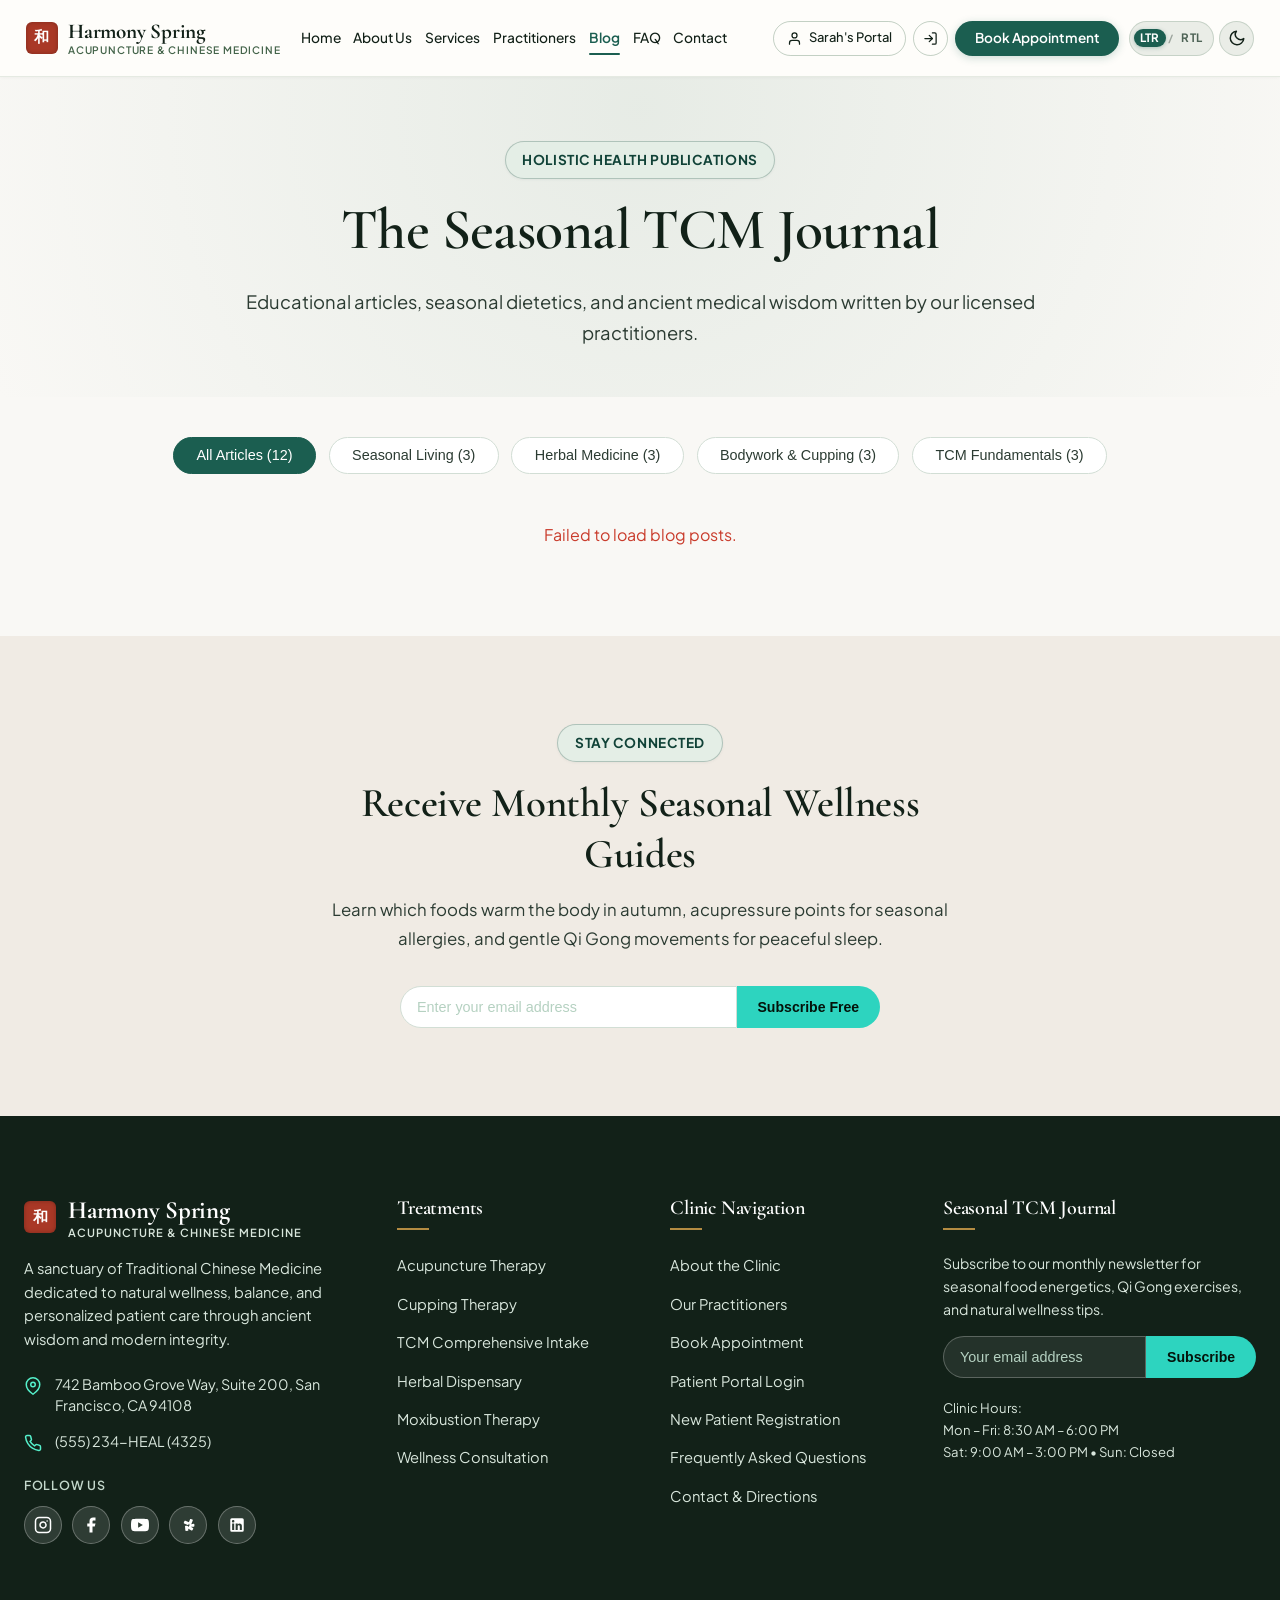
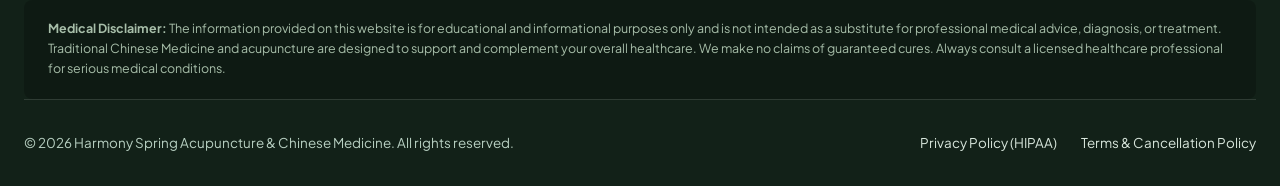
<file: Acupuncture & Traditional Chinese Medicine Clinic/blog.html>
<!DOCTYPE html>
<html lang="en">
<head>
  <meta charset="UTF-8">
  <meta name="viewport" content="width=device-width, initial-scale=1.0">
  <title>TCM Wellness Journal | Harmony Spring Acupuncture & Chinese Medicine</title>
  <meta name="description" content="Explore insights, classical Chinese herbal formulas, acupuncture science, and seasonal living advice from our licensed practitioners.">
  <link rel="stylesheet" href="assets/css/style.css">
  <link rel="icon" type="image/svg+xml" href="data:image/svg+xml,<svg xmlns='http://www.w3.org/2000/svg' viewBox='0 0 24 24' fill='%231b5e50'><circle cx='12' cy='12' r='10'/><path d='M12 2a10 10 0 0 0 0 20 5 5 0 0 0 0-10 5 5 0 0 1 0-10z' fill='%23f9f8f5'/></svg>">
</head>
<body>

  <!-- Sticky Header Wrapper (Notice Bar + Main Navigation) -->
  <div class="sticky-header-wrapper">

    <!-- Header & Navigation -->
    <header class="header">
      <div class="container">
        <nav class="navbar">
          <a href="index.html" class="logo-brand">
            <span class="tcm-seal" title="Harmony">和</span>
            <div class="logo-text-wrap">
              <span class="logo-title">Harmony Spring</span>
              <span class="logo-subtitle">Acupuncture &amp; Chinese Medicine</span>
            </div>
          </a>

          <ul class="nav-links">
            <li><a href="index.html" class="nav-link">Home</a></li>
            <li><a href="about.html" class="nav-link">About Us</a></li>
            <li><a href="services.html" class="nav-link">Services</a></li>
            <li><a href="practitioners.html" class="nav-link">Practitioners</a></li>
            <li><a href="blog.html" class="nav-link active">Blog</a></li>
            <li><a href="faq.html" class="nav-link">FAQ</a></li>
            <li><a href="contact.html" class="nav-link">Contact</a></li>
          </ul>

          <div class="nav-actions">
            <div id="navAuthSlot">
              <a href="dashboard.html" class="nav-portal-btn" id="navPortalBtn" title="Sarah's Portal">
                <svg width="15" height="15" viewBox="0 0 24 24" fill="none" stroke="currentColor" stroke-width="2" stroke-linecap="round" stroke-linejoin="round">
                  <path d="M20 21v-2a4 4 0 0 0-4-4H8a4 4 0 0 0-4 4v2"></path>
                  <circle cx="12" cy="7" r="4"></circle>
                </svg>
                <span class="nav-portal-text">Sarah's Portal</span>
              </a>
              <button type="button" class="nav-auth-icon-btn" id="navAuthIconBtn" title="Account Action" aria-label="Account Action">
                <svg width="15" height="15" viewBox="0 0 24 24" fill="none" stroke="currentColor" stroke-width="2" stroke-linecap="round" stroke-linejoin="round">
                  <path d="M9 21H5a2 2 0 0 1-2-2V5a2 2 0 0 1 2-2h4"></path>
                  <polyline points="16 17 21 12 16 7"></polyline>
                  <line x1="21" y1="12" x2="9" y2="12"></line>
                </svg>
              </button>
            </div>
            <a href="booking.html" class="btn btn-primary btn-sm btn-book-nav">Book Appointment</a>
            <div class="nav-controls">
              <button class="nav-pill-btn dir-toggle-btn" id="dirToggleBtn" type="button" title="Switch text direction (LTR / RTL)" aria-label="Toggle text direction">
                <span class="dir-opt active" data-dir="ltr">LTR</span>
                <span class="dir-divider">/</span>
                <span class="dir-opt" data-dir="rtl">RTL</span>
              </button>
              <button class="nav-icon-btn theme-toggle-btn" id="themeToggleBtn" type="button" title="Switch to Dark Mode" aria-label="Toggle dark mode">
                <svg class="theme-icon-sun" width="18" height="18" viewBox="0 0 24 24" fill="none" stroke="currentColor" stroke-width="2" stroke-linecap="round" stroke-linejoin="round">
                  <circle cx="12" cy="12" r="5"></circle>
                  <line x1="12" y1="1" x2="12" y2="3"></line>
                  <line x1="12" y1="21" x2="12" y2="23"></line>
                  <line x1="4.22" y1="4.22" x2="5.64" y2="5.64"></line>
                  <line x1="18.36" y1="18.36" x2="19.78" y2="19.78"></line>
                  <line x1="1" y1="12" x2="3" y2="12"></line>
                  <line x1="21" y1="12" x2="23" y2="12"></line>
                  <line x1="4.22" y1="19.78" x2="5.64" y2="18.36"></line>
                  <line x1="18.36" y1="5.64" x2="19.78" y2="4.22"></line>
                </svg>
                <svg class="theme-icon-moon" width="18" height="18" viewBox="0 0 24 24" fill="none" stroke="currentColor" stroke-width="2" stroke-linecap="round" stroke-linejoin="round">
                  <path d="M21 12.79A9 9 0 1 1 11.21 3 7 7 0 0 0 21 12.79z"></path>
                </svg>
              </button>
            </div>
            <button class="mobile-nav-toggle" aria-label="Open Navigation Menu">&#9776;</button>
          </div>
        </nav>
      </div>
    </header>
  </div>

  <!-- Mobile Drawer Navigation -->
  <div class="mobile-nav-overlay"></div>
  <div class="mobile-nav-drawer">
    <div class="mobile-nav-header">
      <div class="logo-brand">
        <span class="tcm-seal">和</span>
        <div class="logo-text-wrap">
          <span class="logo-title" style="font-size:1.3rem;">Harmony Spring</span>
          <span class="logo-subtitle" style="font-size:0.62rem;letter-spacing:0.08em;text-transform:uppercase;color:var(--c-sage-600);font-weight:600;">Acupuncture &amp; Chinese Medicine</span>
        </div>
      </div>
      <button class="mobile-nav-close" aria-label="Close Navigation Menu">&times;</button>
    </div>
    <ul class="mobile-nav-list">
      <li><a href="index.html">Home</a></li>
      <li><a href="about.html">About Us</a></li>
      <li><a href="services.html">Services &amp; Treatments</a></li>
      <li><a href="practitioners.html">Practitioners</a></li>
      <li><a href="blog.html">Blog</a></li>
      <li><a href="faq.html">FAQ</a></li>
      <li><a href="contact.html">Contact Us</a></li>
    </ul>
    <div id="mobileNavAuthSlot" style="margin-top:auto;">
      <a href="login.html" class="btn btn-secondary btn-block" style="margin-bottom:0.8rem;">Patient Login</a>
      <a href="booking.html" class="btn btn-primary btn-block">Book Appointment</a>
    </div>
  </div>

  <main>
    <section class="section" style="padding:4rem 0 3rem;background:radial-gradient(circle at 50% 10%, rgba(203, 217, 206, 0.4) 0%, rgba(249, 248, 245, 0.95) 100%);">
      <div class="container container-narrow" style="text-align:center;">
        <span class="tcm-badge" style="margin-bottom:1rem;">Holistic Health Publications</span>
        <h1 style="margin-bottom:1.2rem;">The Seasonal TCM Journal</h1>
        <p style="font-size:1.15rem;color:var(--c-ink-body);line-height:1.7;">
          Educational articles, seasonal dietetics, and ancient medical wisdom written by our licensed practitioners.
        </p>
      </div>
    </section>

    <section class="section" style="padding-top:2.5rem;">
      <div class="container">
        <!-- Filter Tabs -->
        <div class="services-filter-bar" style="margin-bottom:3rem;">
          <button type="button" class="filter-btn active" data-category="all">All Articles (12)</button>
          <button type="button" class="filter-btn" data-category="Seasonal Wellness">Seasonal Living (3)</button>
          <button type="button" class="filter-btn" data-category="Herbal Medicine">Herbal Medicine (3)</button>
          <button type="button" class="filter-btn" data-category="Bodywork">Bodywork &amp; Cupping (3)</button>
          <button type="button" class="filter-btn" data-category="TCM Fundamentals">TCM Fundamentals (3)</button>
        </div>

        <!-- Blog Posts Grid -->
        <div class="services-grid" id="blogPostsGrid">
          <div style="grid-column:1/-1;text-align:center;padding:3rem;">
            <p style="color:var(--c-sage-600);">Loading articles from our medical library...</p>
          </div>
        </div>
      </div>
    </section>

    <!-- Newsletter CTA -->
    <section class="section section-cream-alt">
      <div class="container" style="max-width:680px;text-align:center;">
        <span class="tcm-badge" style="margin-bottom:1rem;">Stay Connected</span>
        <h2 style="margin-bottom:1rem;">Receive Monthly Seasonal Wellness Guides</h2>
        <p style="font-size:1.05rem;color:var(--c-ink-body);line-height:1.7;margin-bottom:2rem;">
          Learn which foods warm the body in autumn, acupressure points for seasonal allergies, and gentle Qi Gong movements for peaceful sleep.
        </p>
        <form class="newsletter-form" style="max-width:480px;margin:0 auto;">
          <input type="email" class="newsletter-input" placeholder="Enter your email address" required style="background:#fff;color:var(--c-ink-dark);border-color:var(--c-border);">
          <button type="submit" class="newsletter-submit">Subscribe Free</button>
        </form>
      </div>
    </section>
  </main>

  <!-- Footer -->
  <footer class="footer">
    <div class="container">
      <div class="footer-top-grid">
        <div class="footer-brand">
          <div class="logo-brand" style="margin-bottom:1.1rem;">
            <span class="tcm-seal">和</span>
            <div class="logo-text-wrap">
              <span class="logo-title" style="color:#ffffff;font-size:1.55rem;">Harmony Spring</span>
              <span class="logo-subtitle" style="color:var(--c-sage-300);font-size:0.7rem;letter-spacing:0.09em;text-transform:uppercase;font-weight:600;margin-top:2px;">Acupuncture &amp; Chinese Medicine</span>
            </div>
          </div>
          <p class="footer-tagline">
            A sanctuary of Traditional Chinese Medicine dedicated to natural wellness, balance, and personalized patient care through ancient wisdom and modern integrity.
          </p>
          <div class="footer-info-item">
            <svg width="18" height="18" viewBox="0 0 24 24" fill="none" stroke="currentColor" stroke-width="2"><path d="M21 10c0 7-9 13-9 13s-9-6-9-13a9 9 0 0 1 18 0z"/><circle cx="12" cy="10" r="3"/></svg>
            <span>742 Bamboo Grove Way, Suite 200, San Francisco, CA 94108</span>
          </div>
          <div class="footer-info-item">
            <svg width="18" height="18" viewBox="0 0 24 24" fill="none" stroke="currentColor" stroke-width="2"><path d="M22 16.92v3a2 2 0 0 1-2.18 2 19.79 19.79 0 0 1-8.63-3.07 19.5 19.5 0 0 1-6-6 19.79 19.79 0 0 1-3.07-8.67A2 2 0 0 1 4.11 2h3a2 2 0 0 1 2 1.72 12.84 12.84 0 0 0 .7 2.81 2 2 0 0 1-.45 2.11L8.09 9.91a16 16 0 0 0 6 6l1.27-1.27a2 2 0 0 1 2.11-.45 12.84 12.84 0 0 0 2.81.7A2 2 0 0 1 22 16.92z"/></svg>
            <span>(555) 234-HEAL (4325)</span>
          </div>
          <div class="footer-social-wrap">
            <span class="footer-social-label">Follow Us</span>
            <div class="footer-social-links">
              <a href="https://instagram.com" target="_blank" rel="noopener noreferrer" class="footer-social-link" aria-label="Follow Harmony Spring on Instagram" title="Instagram">
                <svg viewBox="0 0 24 24" fill="none" stroke="currentColor" stroke-width="2" stroke-linecap="round" stroke-linejoin="round"><rect x="2" y="2" width="20" height="20" rx="5" ry="5"/><path d="M16 11.37A4 4 0 1 1 12.63 8 4 4 0 0 1 16 11.37z"/><line x1="17.5" y1="6.5" x2="17.51" y2="6.5"/></svg>
              </a>
              <a href="https://facebook.com" target="_blank" rel="noopener noreferrer" class="footer-social-link" aria-label="Follow Harmony Spring on Facebook" title="Facebook">
                <svg viewBox="0 0 24 24" fill="currentColor"><path d="M18 2h-3a5 5 0 0 0-5 5v3H7v4h3v8h4v-8h3l1-4h-4V7a1 1 0 0 1 1-1h3z"/></svg>
              </a>
              <a href="https://youtube.com" target="_blank" rel="noopener noreferrer" class="footer-social-link" aria-label="Subscribe to Harmony Spring on YouTube" title="YouTube">
                <svg viewBox="0 0 24 24" fill="currentColor"><path fill-rule="evenodd" clip-rule="evenodd" d="M23.5 6.19a3.02 3.02 0 0 0-2.12-2.14C19.5 3.55 12 3.55 12 3.55s-7.5 0-9.38.5A3.02 3.02 0 0 0 .5 6.2C0 8.07 0 12 0 12s0 3.93.5 5.81a3.02 3.02 0 0 0 2.12 2.14c1.88.5 9.38.5 9.38.5s7.5 0 9.38-.5a3.02 3.02 0 0 0 2.12-2.14C24 15.93 24 12 24 12s0-3.93-.5-5.81zM9.5 15.57V8.43L15.82 12 9.5 15.57z"/></svg>
              </a>
              <a href="https://yelp.com" target="_blank" rel="noopener noreferrer" class="footer-social-link" aria-label="Find Harmony Spring on Yelp" title="Yelp">
                <svg viewBox="0 0 24 24" fill="currentColor"><path d="M11.66 12.01l-4.75-2.09c-.48-.21-.69-.77-.47-1.25l.89-1.92c.22-.48.78-.69 1.26-.47l4.7 2.21c.42.2.56.7.32 1.1l-1.07 1.95c-.17.31-.56.45-.88.47zm.42 1.63l.35 5.17c.04.52-.36.97-.88 1.01l-2.1.14c-.52.04-.97-.36-1.01-.88l-.4-5.18c-.04-.46.3-.85.74-.89l2.22-.15c.44-.03.88.33.91.78zm1.96-.34l4.5 2.6c.45.26.6.84.34 1.29l-1.06 1.83c-.26.45-.84.6-1.29.34l-4.47-2.65c-.39-.23-.5-.73-.25-1.12l1.24-1.85c.2-.3.6-.42.99-.44zm.64-1.95l4.89-.98c.51-.1.93.3.93.82v2.11c0 .52-.42.94-.94.94l-4.9-.1c-.46 0-.82-.36-.83-.82l-.04-2.22c0-.4.36-.75.76-.75zm-1.89-1.93l1.83-4.84c.18-.49.73-.74 1.22-.55l1.97.75c.49.19.74.74.55 1.23l-1.89 4.82c-.17.43-.66.62-1.07.43l-2.07-.88c-.37-.16-.54-.6-.54-.96z"/></svg>
              </a>
              <a href="https://linkedin.com" target="_blank" rel="noopener noreferrer" class="footer-social-link" aria-label="Connect with Harmony Spring on LinkedIn" title="LinkedIn">
                <svg viewBox="0 0 24 24" fill="currentColor"><path d="M19 3a2 2 0 0 1 2 2v14a2 2 0 0 1-2 2H5a2 2 0 0 1-2-2V5a2 2 0 0 1 2-2h14m-.5 15.5v-5.3a3.26 3.26 0 0 0-3.26-3.26c-.85 0-1.84.52-2.28 1.3v-1.11h-2.79v8.37h2.79v-4.93c0-.77.62-1.4 1.39-1.4a1.4 1.4 0 0 1 1.4 1.4v4.93h2.75M6.88 8.56a1.68 1.68 0 0 0 1.68-1.68c0-.93-.75-1.69-1.68-1.69a1.69 1.69 0 0 0-1.69 1.69c0 .93.76 1.68 1.69 1.68m1.39 9.94v-8.37H5.5v8.37h2.77z"/></svg>
              </a>
            </div>
          </div>
        </div>

        <div>
          <h4 class="footer-heading">Treatments</h4>
          <ul class="footer-links">
            <li><a href="service-detail.html?service=acupuncture">Acupuncture Therapy</a></li>
            <li><a href="service-detail.html?service=cupping">Cupping Therapy</a></li>
            <li><a href="service-detail.html?service=tcm-consultation">TCM Comprehensive Intake</a></li>
            <li><a href="service-detail.html?service=herbal-medicine">Herbal Dispensary</a></li>
            <li><a href="service-detail.html?service=moxibustion">Moxibustion Therapy</a></li>
            <li><a href="service-detail.html?service=wellness-consultation">Wellness Consultation</a></li>
          </ul>
        </div>

        <div>
          <h4 class="footer-heading">Clinic Navigation</h4>
          <ul class="footer-links">
            <li><a href="about.html">About the Clinic</a></li>
            <li><a href="practitioners.html">Our Practitioners</a></li>
            <li><a href="booking.html">Book Appointment</a></li>
            <li><a href="login.html">Patient Portal Login</a></li>
            <li><a href="register.html">New Patient Registration</a></li>
            <li><a href="faq.html">Frequently Asked Questions</a></li>
            <li><a href="contact.html">Contact &amp; Directions</a></li>
          </ul>
        </div>

        <div>
          <h4 class="footer-heading">Seasonal TCM Journal</h4>
          <p style="font-size:0.88rem;color:var(--c-sage-300);margin-bottom:1rem;line-height:1.6;">
            Subscribe to our monthly newsletter for seasonal food energetics, Qi Gong exercises, and natural wellness tips.
          </p>
          <form class="newsletter-form">
            <input type="email" class="newsletter-input" placeholder="Your email address" required>
            <button type="submit" class="newsletter-submit">Subscribe</button>
          </form>
          <div style="margin-top:1.2rem;font-size:0.82rem;color:var(--c-sage-400);">
            Clinic Hours:<br>
            Mon – Fri: 8:30 AM – 6:00 PM<br>
            Sat: 9:00 AM – 3:00 PM &bull; Sun: Closed
          </div>
        </div>
      </div>

      <div class="footer-disclaimer-box">
        <strong>Medical Disclaimer:</strong> The information provided on this website is for educational and informational purposes only and is not intended as a substitute for professional medical advice, diagnosis, or treatment. Traditional Chinese Medicine and acupuncture are designed to support and complement your overall healthcare. We make no claims of guaranteed cures. Always consult a licensed healthcare professional for serious medical conditions.
      </div>

      <div class="footer-bottom">
        <div>&copy; 2026 Harmony Spring Acupuncture &amp; Chinese Medicine. All rights reserved.</div>
        <div style="display:flex;gap:1.5rem;">
          <a href="privacy.html" style="color:inherit;">Privacy Policy (HIPAA)</a>
          <a href="terms.html" style="color:inherit;">Terms &amp; Cancellation Policy</a>
        </div>
      </div>
    </div>
  </footer>

  <script src="assets/js/api.js"></script>
  <script src="assets/js/app.js"></script>
  <script>
    document.addEventListener('DOMContentLoaded', async () => {
      const grid = document.getElementById('blogPostsGrid');
      let allPosts = [];

      try {
        const res = await API.general.getBlogPosts();
        allPosts = res.blogPosts || [];
        updateFilterCounts(allPosts);
        renderPosts(allPosts);
      } catch (err) {
        grid.innerHTML = '<p style="color:#c93b2b;grid-column:1/-1;text-align:center;">Failed to load blog posts.</p>';
      }

      function updateFilterCounts(posts) {
        const filterBtns = document.querySelectorAll('.filter-btn');
        filterBtns.forEach(btn => {
          const cat = btn.dataset.category;
          if (cat === 'all') {
            btn.textContent = `All Articles (${posts.length})`;
          } else {
            const count = posts.filter(p => p.category.toLowerCase().includes(cat.toLowerCase())).length;
            const label = cat === 'Seasonal Wellness' ? 'Seasonal Living' : (cat === 'Bodywork' ? 'Bodywork & Cupping' : cat);
            btn.textContent = `${label} (${count})`;
          }
        });
      }

      function renderPosts(list) {
        if (list.length === 0) {
          grid.innerHTML = '<p style="color:var(--c-ink-muted);grid-column:1/-1;text-align:center;">No articles found in this category.</p>';
          return;
        }

        grid.innerHTML = list.map(p => `
          <div class="service-card" data-category="${p.category}">
            <div class="service-card-media">
              <img src="${(p.image || '').replace(/^\/+/, '')}" alt="${p.title}" loading="lazy">
              <span class="service-category-tag">${p.category}</span>
              <span class="service-price-tag">${p.readTime}</span>
            </div>
            <div class="service-card-body">
              <div style="font-size:0.8rem;color:var(--c-ink-muted);margin-bottom:0.4rem;">
                By ${p.author} &bull; ${p.date}
              </div>
              <h3 class="service-card-title" style="font-size:1.35rem;">${p.title}</h3>
              <p class="service-card-desc" style="flex-grow:1;">${p.excerpt}</p>
              
              <div style="display:flex;gap:0.4rem;flex-wrap:wrap;margin-bottom:1.2rem;">
                ${p.tags.map(t => `<span style="background:var(--c-sage-50);color:var(--c-sage-700);padding:0.15rem 0.6rem;border-radius:var(--radius-full);font-size:0.75rem;font-weight:600;">#${t}</span>`).join('')}
              </div>

              <div class="service-card-actions">
                <a href="blog-detail.html?id=${p.id}" class="btn btn-secondary btn-block">Read Full Article &rarr;</a>
              </div>
            </div>
          </div>
        `).join('');
      }

      // Filter handling
      const filterBtns = document.querySelectorAll('.filter-btn');
      filterBtns.forEach(btn => {
        btn.addEventListener('click', () => {
          filterBtns.forEach(b => b.classList.remove('active'));
          btn.classList.add('active');

          const cat = btn.dataset.category;
          if (cat === 'all') {
            renderPosts(allPosts);
          } else {
            const filtered = allPosts.filter(p => p.category.toLowerCase().includes(cat.toLowerCase()));
            renderPosts(filtered);
          }
        });
      });
    });
  </script>
</body>
</html>
</file>
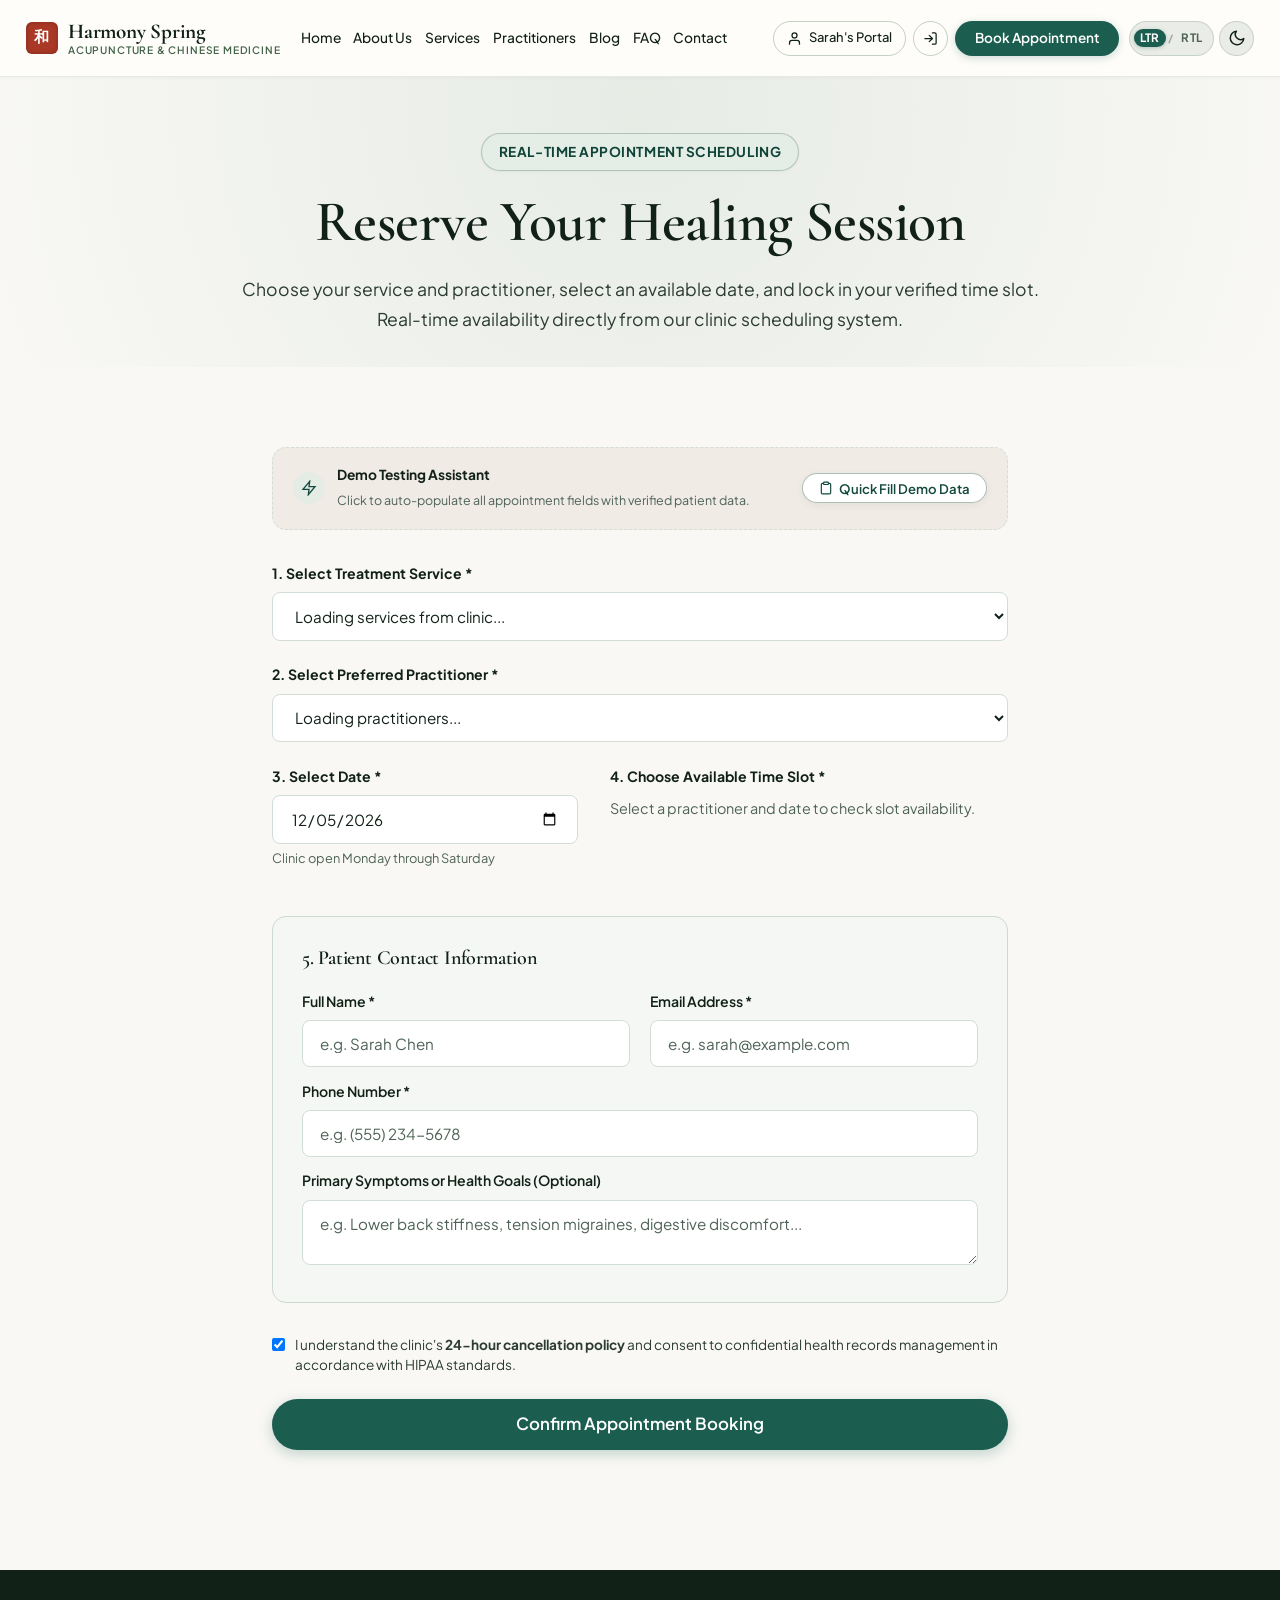
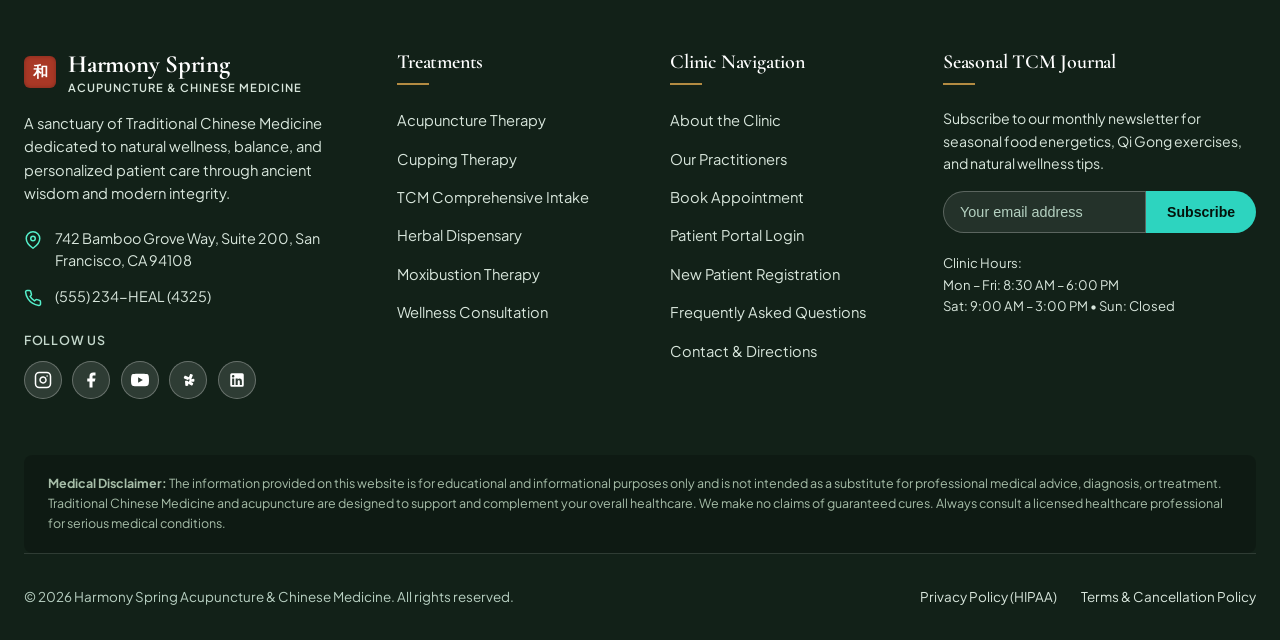
<file: Acupuncture & Traditional Chinese Medicine Clinic/booking.html>
<!DOCTYPE html>
<html lang="en">
<head>
  <meta charset="UTF-8">
  <meta name="viewport" content="width=device-width, initial-scale=1.0">
  <title>Book an Appointment | Harmony Spring Acupuncture & Chinese Medicine</title>
  <meta name="description" content="Schedule your acupuncture, cupping, or Chinese herbal medicine consultation with real-time slot availability.">
  <link rel="stylesheet" href="assets/css/style.css">
  <link rel="icon" type="image/svg+xml" href="data:image/svg+xml,<svg xmlns='http://www.w3.org/2000/svg' viewBox='0 0 24 24' fill='%231b5e50'><circle cx='12' cy='12' r='10'/><path d='M12 2a10 10 0 0 0 0 20 5 5 0 0 0 0-10 5 5 0 0 1 0-10z' fill='%23f9f8f5'/></svg>">
</head>
<body>

  <!-- Sticky Header Wrapper (Notice Bar + Main Navigation) -->
  <div class="sticky-header-wrapper">

    <!-- Header & Navigation -->
    <header class="header">
      <div class="container">
        <nav class="navbar">
          <a href="index.html" class="logo-brand">
            <span class="tcm-seal" title="Harmony">和</span>
            <div class="logo-text-wrap">
              <span class="logo-title">Harmony Spring</span>
              <span class="logo-subtitle">Acupuncture &amp; Chinese Medicine</span>
            </div>
          </a>

          <ul class="nav-links">
            <li><a href="index.html" class="nav-link">Home</a></li>
            <li><a href="about.html" class="nav-link">About Us</a></li>
            <li><a href="services.html" class="nav-link">Services</a></li>
            <li><a href="practitioners.html" class="nav-link">Practitioners</a></li>
            <li><a href="blog.html" class="nav-link">Blog</a></li>
            <li><a href="faq.html" class="nav-link">FAQ</a></li>
            <li><a href="contact.html" class="nav-link">Contact</a></li>
          </ul>

          <div class="nav-actions">
            <div id="navAuthSlot">
              <a href="dashboard.html" class="nav-portal-btn" id="navPortalBtn" title="Sarah's Portal">
                <svg width="15" height="15" viewBox="0 0 24 24" fill="none" stroke="currentColor" stroke-width="2" stroke-linecap="round" stroke-linejoin="round">
                  <path d="M20 21v-2a4 4 0 0 0-4-4H8a4 4 0 0 0-4 4v2"></path>
                  <circle cx="12" cy="7" r="4"></circle>
                </svg>
                <span class="nav-portal-text">Sarah's Portal</span>
              </a>
              <button type="button" class="nav-auth-icon-btn" id="navAuthIconBtn" title="Account Action" aria-label="Account Action">
                <svg width="15" height="15" viewBox="0 0 24 24" fill="none" stroke="currentColor" stroke-width="2" stroke-linecap="round" stroke-linejoin="round">
                  <path d="M9 21H5a2 2 0 0 1-2-2V5a2 2 0 0 1 2-2h4"></path>
                  <polyline points="16 17 21 12 16 7"></polyline>
                  <line x1="21" y1="12" x2="9" y2="12"></line>
                </svg>
              </button>
            </div>
            <a href="booking.html" class="btn btn-primary btn-sm btn-book-nav active">Book Appointment</a>
            <div class="nav-controls">
              <button class="nav-pill-btn dir-toggle-btn" id="dirToggleBtn" type="button" title="Switch text direction (LTR / RTL)" aria-label="Toggle text direction">
                <span class="dir-opt active" data-dir="ltr">LTR</span>
                <span class="dir-divider">/</span>
                <span class="dir-opt" data-dir="rtl">RTL</span>
              </button>
              <button class="nav-icon-btn theme-toggle-btn" id="themeToggleBtn" type="button" title="Switch to Dark Mode" aria-label="Toggle dark mode">
                <svg class="theme-icon-sun" width="18" height="18" viewBox="0 0 24 24" fill="none" stroke="currentColor" stroke-width="2" stroke-linecap="round" stroke-linejoin="round">
                  <circle cx="12" cy="12" r="5"></circle>
                  <line x1="12" y1="1" x2="12" y2="3"></line>
                  <line x1="12" y1="21" x2="12" y2="23"></line>
                  <line x1="4.22" y1="4.22" x2="5.64" y2="5.64"></line>
                  <line x1="18.36" y1="18.36" x2="19.78" y2="19.78"></line>
                  <line x1="1" y1="12" x2="3" y2="12"></line>
                  <line x1="21" y1="12" x2="23" y2="12"></line>
                  <line x1="4.22" y1="19.78" x2="5.64" y2="18.36"></line>
                  <line x1="18.36" y1="5.64" x2="19.78" y2="4.22"></line>
                </svg>
                <svg class="theme-icon-moon" width="18" height="18" viewBox="0 0 24 24" fill="none" stroke="currentColor" stroke-width="2" stroke-linecap="round" stroke-linejoin="round">
                  <path d="M21 12.79A9 9 0 1 1 11.21 3 7 7 0 0 0 21 12.79z"></path>
                </svg>
              </button>
            </div>
            <button class="mobile-nav-toggle" aria-label="Open Navigation Menu">&#9776;</button>
          </div>
        </nav>
      </div>
    </header>
  </div>

  <!-- Mobile Drawer Navigation -->
  <div class="mobile-nav-overlay"></div>
  <div class="mobile-nav-drawer">
    <div class="mobile-nav-header">
      <div class="logo-brand">
        <span class="tcm-seal">和</span>
        <div class="logo-text-wrap">
          <span class="logo-title" style="font-size:1.3rem;">Harmony Spring</span>
          <span class="logo-subtitle" style="font-size:0.62rem;letter-spacing:0.08em;text-transform:uppercase;color:var(--c-sage-600);font-weight:600;">Acupuncture &amp; Chinese Medicine</span>
        </div>
      </div>
      <button class="mobile-nav-close" aria-label="Close Navigation Menu">&times;</button>
    </div>
    <ul class="mobile-nav-list">
      <li><a href="index.html">Home</a></li>
      <li><a href="about.html">About Us</a></li>
      <li><a href="services.html">Services &amp; Treatments</a></li>
      <li><a href="practitioners.html">Practitioners</a></li>
      <li><a href="blog.html">Blog</a></li>
      <li><a href="faq.html">FAQ</a></li>
      <li><a href="contact.html">Contact Us</a></li>
    </ul>
    <div id="mobileNavAuthSlot" style="margin-top:auto;">
      <a href="login.html" class="btn btn-secondary btn-block" style="margin-bottom:0.8rem;">Patient Login</a>
      <a href="booking.html" class="btn btn-primary btn-block">Book Appointment</a>
    </div>
  </div>

  <main>
    <section class="section" style="padding:3.5rem 0 2rem;background:radial-gradient(circle at 50% 10%, rgba(203, 217, 206, 0.4) 0%, rgba(249, 248, 245, 0.95) 100%);">
      <div class="container container-narrow" style="text-align:center;">
        <span class="tcm-badge" style="margin-bottom:1rem;">Real-Time Appointment Scheduling</span>
        <h1 style="margin-bottom:1rem;">Reserve Your Healing Session</h1>
        <p style="font-size:1.1rem;color:var(--c-ink-body);line-height:1.7;">
          Choose your service and practitioner, select an available date, and lock in your verified time slot. Real-time availability directly from our clinic scheduling system.
        </p>
      </div>
    </section>

    <section class="section" style="padding-top:2.5rem;padding-bottom:5rem;">
      <div class="container" style="max-width:880px;">
        <!-- Conflict warning box -->
        <div id="slotConflictAlert" style="display:none;background:#fdf2f2;border:1px solid #c93b2b;color:#7d1a12;border-radius:var(--radius-sm);padding:1rem 1.4rem;margin-bottom:1.5rem;font-size:0.92rem;"></div>

        <!-- Success screen container (hidden initially) -->
        <div id="bookingSuccessContainer" style="display:none;"></div>

        <!-- Main Booking Form Card -->
        <div class="dash-card" id="bookingFormCard" style="padding:2.5rem 3rem;">
          <!-- Demo Evaluation & Quick Fill Assistant -->
          <div style="background:var(--c-cream-muted);border:1px dashed var(--c-border);border-radius:var(--radius-md);padding:1rem 1.25rem;margin-bottom:2rem;display:flex;align-items:center;justify-content:space-between;gap:1rem;flex-wrap:wrap;">
            <div style="display:flex;align-items:center;gap:0.75rem;">
              <span style="display:inline-flex;align-items:center;justify-content:center;width:32px;height:32px;border-radius:var(--radius-full);background:var(--c-sage-100);color:var(--c-jade-600);font-size:0.9rem;flex-shrink:0;">
                <svg width="16" height="16" viewBox="0 0 24 24" fill="none" stroke="currentColor" stroke-width="2"><path d="M13 2L3 14h9l-1 8 10-12h-9l1-8z"/></svg>
              </span>
              <div>
                <strong style="font-size:0.86rem;color:var(--c-ink-dark);display:block;">Demo Testing Assistant</strong>
                <span style="font-size:0.78rem;color:var(--c-ink-muted);">Click to auto-populate all appointment fields with verified patient data.</span>
              </div>
            </div>
            <button type="button" id="quickFillBookingBtn" class="btn btn-secondary btn-sm" style="display:inline-flex;align-items:center;gap:0.4rem;font-size:0.82rem;padding:0.45rem 1rem;border-radius:var(--radius-full);">
              <svg width="14" height="14" viewBox="0 0 24 24" fill="none" stroke="currentColor" stroke-width="2"><path d="M16 4h2a2 2 0 0 1 2 2v14a2 2 0 0 1-2 2H6a2 2 0 0 1-2-2V6a2 2 0 0 1 2-2h2"/><rect x="8" y="2" width="8" height="4" rx="1" ry="1"/></svg>
              Quick Fill Demo Data
            </button>
          </div>

          <form id="appointmentBookingForm">
            <!-- Step 1: Select Service -->
            <div class="form-group">
              <label class="form-label" for="bookServiceSelect">
                <strong>1. Select Treatment Service *</strong>
              </label>
              <select id="bookServiceSelect" class="form-select" required>
                <option value="">Loading services from clinic...</option>
              </select>
            </div>

            <!-- Step 2: Select Practitioner -->
            <div class="form-group">
              <label class="form-label" for="bookPractitionerSelect">
                <strong>2. Select Preferred Practitioner *</strong>
              </label>
              <select id="bookPractitionerSelect" class="form-select" required>
                <option value="">Loading practitioners...</option>
              </select>
            </div>

            <!-- Step 3: Date & Live Time Slots -->
            <div style="display:grid;grid-template-columns:1fr 1.3fr;gap:2rem;margin-bottom:1.5rem;" class="concept-grid">
              <div class="form-group">
                <label class="form-label" for="bookDateInput">
                  <strong>3. Select Date *</strong>
                </label>
                <input type="date" id="bookDateInput" class="form-control" required>
                <span style="font-size:0.8rem;color:var(--c-ink-muted);margin-top:0.3rem;display:block;">
                  Clinic open Monday through Saturday
                </span>
              </div>

              <div class="form-group">
                <label class="form-label">
                  <strong>4. Choose Available Time Slot *</strong>
                </label>
                <input type="hidden" id="bookTimeSelected" required>
                <div id="timeSlotsContainer" style="min-height:50px;">
                  <span style="color:var(--c-ink-muted);font-size:0.9rem;">
                    Select a practitioner and date to check slot availability.
                  </span>
                </div>
              </div>
            </div>

            <!-- Step 4: Patient Information -->
            <div style="background:var(--c-sage-50);border:1px solid var(--c-sage-200);border-radius:var(--radius-md);padding:1.8rem;margin-bottom:2rem;">
              <h3 style="font-size:1.25rem;margin-bottom:1.2rem;color:var(--c-sage-900);">5. Patient Contact Information</h3>
              <div style="display:grid;grid-template-columns:1fr 1fr;gap:1.2rem;" class="concept-grid">
                <div class="form-group" style="margin-bottom:0.8rem;">
                  <label class="form-label" for="bookPatientName">Full Name *</label>
                  <input type="text" id="bookPatientName" class="form-control" placeholder="e.g. Sarah Chen" required>
                </div>
                <div class="form-group" style="margin-bottom:0.8rem;">
                  <label class="form-label" for="bookPatientEmail">Email Address *</label>
                  <input type="email" id="bookPatientEmail" class="form-control" placeholder="e.g. sarah@example.com" required>
                </div>
              </div>

              <div class="form-group" style="margin-bottom:0.8rem;">
                <label class="form-label" for="bookPatientPhone">Phone Number *</label>
                <input type="tel" id="bookPatientPhone" class="form-control" placeholder="e.g. (555) 234-5678" pattern="[0-9+\-()\s]*" inputmode="tel" title="Please enter numbers and phone symbols only" required>
              </div>

              <div class="form-group" style="margin-bottom:0;">
                <label class="form-label" for="bookNotes">Primary Symptoms or Health Goals (Optional)</label>
                <textarea id="bookNotes" class="form-control" rows="2" placeholder="e.g. Lower back stiffness, tension migraines, digestive discomfort..."></textarea>
              </div>
            </div>

            <!-- Consent & Policies -->
            <div class="form-check" style="margin-bottom:1.5rem;">
              <input type="checkbox" id="bookConsent" required checked>
              <label for="bookConsent" style="color:var(--c-ink-body);font-size:0.85rem;line-height:1.5;">
                I understand the clinic's <strong>24-hour cancellation policy</strong> and consent to confidential health records management in accordance with HIPAA standards.
              </label>
            </div>

            <!-- Submit Button -->
            <button type="submit" id="bookSubmitBtn" class="btn btn-primary btn-block btn-lg">
              Confirm Appointment Booking
            </button>
          </form>
        </div>
      </div>
    </section>
  </main>

  <!-- Footer -->
  <footer class="footer">
    <div class="container">
      <div class="footer-top-grid">
        <div class="footer-brand">
          <div class="logo-brand" style="margin-bottom:1.1rem;">
            <span class="tcm-seal">和</span>
            <div class="logo-text-wrap">
              <span class="logo-title" style="color:#ffffff;font-size:1.55rem;">Harmony Spring</span>
              <span class="logo-subtitle" style="color:var(--c-sage-300);font-size:0.7rem;letter-spacing:0.09em;text-transform:uppercase;font-weight:600;margin-top:2px;">Acupuncture &amp; Chinese Medicine</span>
            </div>
          </div>
          <p class="footer-tagline">
            A sanctuary of Traditional Chinese Medicine dedicated to natural wellness, balance, and personalized patient care through ancient wisdom and modern integrity.
          </p>
          <div class="footer-info-item">
            <svg width="18" height="18" viewBox="0 0 24 24" fill="none" stroke="currentColor" stroke-width="2"><path d="M21 10c0 7-9 13-9 13s-9-6-9-13a9 9 0 0 1 18 0z"/><circle cx="12" cy="10" r="3"/></svg>
            <span>742 Bamboo Grove Way, Suite 200, San Francisco, CA 94108</span>
          </div>
          <div class="footer-info-item">
            <svg width="18" height="18" viewBox="0 0 24 24" fill="none" stroke="currentColor" stroke-width="2"><path d="M22 16.92v3a2 2 0 0 1-2.18 2 19.79 19.79 0 0 1-8.63-3.07 19.5 19.5 0 0 1-6-6 19.79 19.79 0 0 1-3.07-8.67A2 2 0 0 1 4.11 2h3a2 2 0 0 1 2 1.72 12.84 12.84 0 0 0 .7 2.81 2 2 0 0 1-.45 2.11L8.09 9.91a16 16 0 0 0 6 6l1.27-1.27a2 2 0 0 1 2.11-.45 12.84 12.84 0 0 0 2.81.7A2 2 0 0 1 22 16.92z"/></svg>
            <span>(555) 234-HEAL (4325)</span>
          </div>
          <div class="footer-social-wrap">
            <span class="footer-social-label">Follow Us</span>
            <div class="footer-social-links">
              <a href="https://instagram.com" target="_blank" rel="noopener noreferrer" class="footer-social-link" aria-label="Follow Harmony Spring on Instagram" title="Instagram">
                <svg viewBox="0 0 24 24" fill="none" stroke="currentColor" stroke-width="2" stroke-linecap="round" stroke-linejoin="round"><rect x="2" y="2" width="20" height="20" rx="5" ry="5"/><path d="M16 11.37A4 4 0 1 1 12.63 8 4 4 0 0 1 16 11.37z"/><line x1="17.5" y1="6.5" x2="17.51" y2="6.5"/></svg>
              </a>
              <a href="https://facebook.com" target="_blank" rel="noopener noreferrer" class="footer-social-link" aria-label="Follow Harmony Spring on Facebook" title="Facebook">
                <svg viewBox="0 0 24 24" fill="currentColor"><path d="M18 2h-3a5 5 0 0 0-5 5v3H7v4h3v8h4v-8h3l1-4h-4V7a1 1 0 0 1 1-1h3z"/></svg>
              </a>
              <a href="https://youtube.com" target="_blank" rel="noopener noreferrer" class="footer-social-link" aria-label="Subscribe to Harmony Spring on YouTube" title="YouTube">
                <svg viewBox="0 0 24 24" fill="currentColor"><path fill-rule="evenodd" clip-rule="evenodd" d="M23.5 6.19a3.02 3.02 0 0 0-2.12-2.14C19.5 3.55 12 3.55 12 3.55s-7.5 0-9.38.5A3.02 3.02 0 0 0 .5 6.2C0 8.07 0 12 0 12s0 3.93.5 5.81a3.02 3.02 0 0 0 2.12 2.14c1.88.5 9.38.5 9.38.5s7.5 0 9.38-.5a3.02 3.02 0 0 0 2.12-2.14C24 15.93 24 12 24 12s0-3.93-.5-5.81zM9.5 15.57V8.43L15.82 12 9.5 15.57z"/></svg>
              </a>
              <a href="https://yelp.com" target="_blank" rel="noopener noreferrer" class="footer-social-link" aria-label="Find Harmony Spring on Yelp" title="Yelp">
                <svg viewBox="0 0 24 24" fill="currentColor"><path d="M11.66 12.01l-4.75-2.09c-.48-.21-.69-.77-.47-1.25l.89-1.92c.22-.48.78-.69 1.26-.47l4.7 2.21c.42.2.56.7.32 1.1l-1.07 1.95c-.17.31-.56.45-.88.47zm.42 1.63l.35 5.17c.04.52-.36.97-.88 1.01l-2.1.14c-.52.04-.97-.36-1.01-.88l-.4-5.18c-.04-.46.3-.85.74-.89l2.22-.15c.44-.03.88.33.91.78zm1.96-.34l4.5 2.6c.45.26.6.84.34 1.29l-1.06 1.83c-.26.45-.84.6-1.29.34l-4.47-2.65c-.39-.23-.5-.73-.25-1.12l1.24-1.85c.2-.3.6-.42.99-.44zm.64-1.95l4.89-.98c.51-.1.93.3.93.82v2.11c0 .52-.42.94-.94.94l-4.9-.1c-.46 0-.82-.36-.83-.82l-.04-2.22c0-.4.36-.75.76-.75zm-1.89-1.93l1.83-4.84c.18-.49.73-.74 1.22-.55l1.97.75c.49.19.74.74.55 1.23l-1.89 4.82c-.17.43-.66.62-1.07.43l-2.07-.88c-.37-.16-.54-.6-.54-.96z"/></svg>
              </a>
              <a href="https://linkedin.com" target="_blank" rel="noopener noreferrer" class="footer-social-link" aria-label="Connect with Harmony Spring on LinkedIn" title="LinkedIn">
                <svg viewBox="0 0 24 24" fill="currentColor"><path d="M19 3a2 2 0 0 1 2 2v14a2 2 0 0 1-2 2H5a2 2 0 0 1-2-2V5a2 2 0 0 1 2-2h14m-.5 15.5v-5.3a3.26 3.26 0 0 0-3.26-3.26c-.85 0-1.84.52-2.28 1.3v-1.11h-2.79v8.37h2.79v-4.93c0-.77.62-1.4 1.39-1.4a1.4 1.4 0 0 1 1.4 1.4v4.93h2.75M6.88 8.56a1.68 1.68 0 0 0 1.68-1.68c0-.93-.75-1.69-1.68-1.69a1.69 1.69 0 0 0-1.69 1.69c0 .93.76 1.68 1.69 1.68m1.39 9.94v-8.37H5.5v8.37h2.77z"/></svg>
              </a>
            </div>
          </div>
        </div>

        <div>
          <h4 class="footer-heading">Treatments</h4>
          <ul class="footer-links">
            <li><a href="service-detail.html?service=acupuncture">Acupuncture Therapy</a></li>
            <li><a href="service-detail.html?service=cupping">Cupping Therapy</a></li>
            <li><a href="service-detail.html?service=tcm-consultation">TCM Comprehensive Intake</a></li>
            <li><a href="service-detail.html?service=herbal-medicine">Herbal Dispensary</a></li>
            <li><a href="service-detail.html?service=moxibustion">Moxibustion Therapy</a></li>
            <li><a href="service-detail.html?service=wellness-consultation">Wellness Consultation</a></li>
          </ul>
        </div>

        <div>
          <h4 class="footer-heading">Clinic Navigation</h4>
          <ul class="footer-links">
            <li><a href="about.html">About the Clinic</a></li>
            <li><a href="practitioners.html">Our Practitioners</a></li>
            <li><a href="booking.html">Book Appointment</a></li>
            <li><a href="login.html">Patient Portal Login</a></li>
            <li><a href="register.html">New Patient Registration</a></li>
            <li><a href="faq.html">Frequently Asked Questions</a></li>
            <li><a href="contact.html">Contact &amp; Directions</a></li>
          </ul>
        </div>

        <div>
          <h4 class="footer-heading">Seasonal TCM Journal</h4>
          <p style="font-size:0.88rem;color:var(--c-sage-300);margin-bottom:1rem;line-height:1.6;">
            Subscribe to our monthly newsletter for seasonal food energetics, Qi Gong exercises, and natural wellness tips.
          </p>
          <form class="newsletter-form">
            <input type="email" class="newsletter-input" placeholder="Your email address" required>
            <button type="submit" class="newsletter-submit">Subscribe</button>
          </form>
          <div style="margin-top:1.2rem;font-size:0.82rem;color:var(--c-sage-400);">
            Clinic Hours:<br>
            Mon – Fri: 8:30 AM – 6:00 PM<br>
            Sat: 9:00 AM – 3:00 PM &bull; Sun: Closed
          </div>
        </div>
      </div>

      <div class="footer-disclaimer-box">
        <strong>Medical Disclaimer:</strong> The information provided on this website is for educational and informational purposes only and is not intended as a substitute for professional medical advice, diagnosis, or treatment. Traditional Chinese Medicine and acupuncture are designed to support and complement your overall healthcare. We make no claims of guaranteed cures. Always consult a licensed healthcare professional for serious medical conditions.
      </div>

      <div class="footer-bottom">
        <div>&copy; 2026 Harmony Spring Acupuncture &amp; Chinese Medicine. All rights reserved.</div>
        <div style="display:flex;gap:1.5rem;">
          <a href="privacy.html" style="color:inherit;">Privacy Policy (HIPAA)</a>
          <a href="terms.html" style="color:inherit;">Terms &amp; Cancellation Policy</a>
        </div>
      </div>
    </div>
  </footer>

  <script src="assets/js/api.js"></script>
  <script src="assets/js/app.js"></script>
  <script src="assets/js/booking.js"></script>
</body>
</html>
</file>
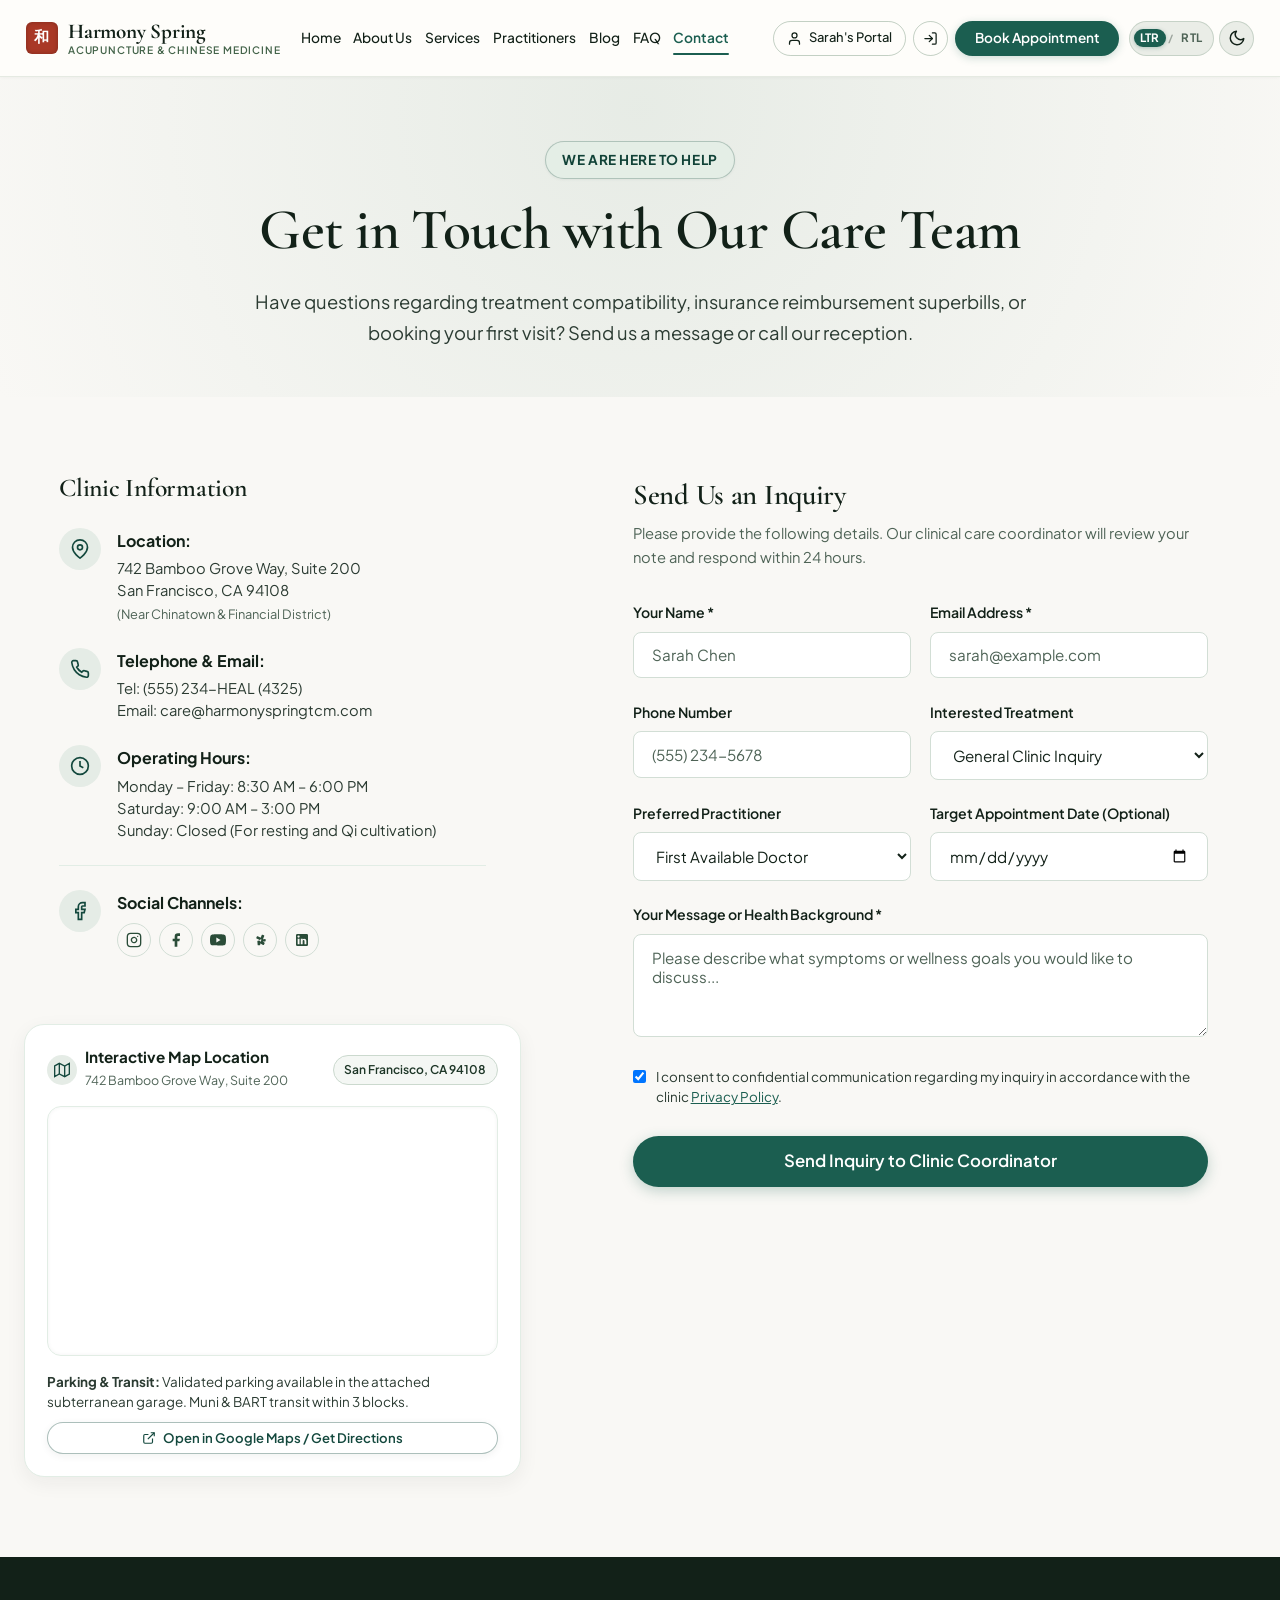
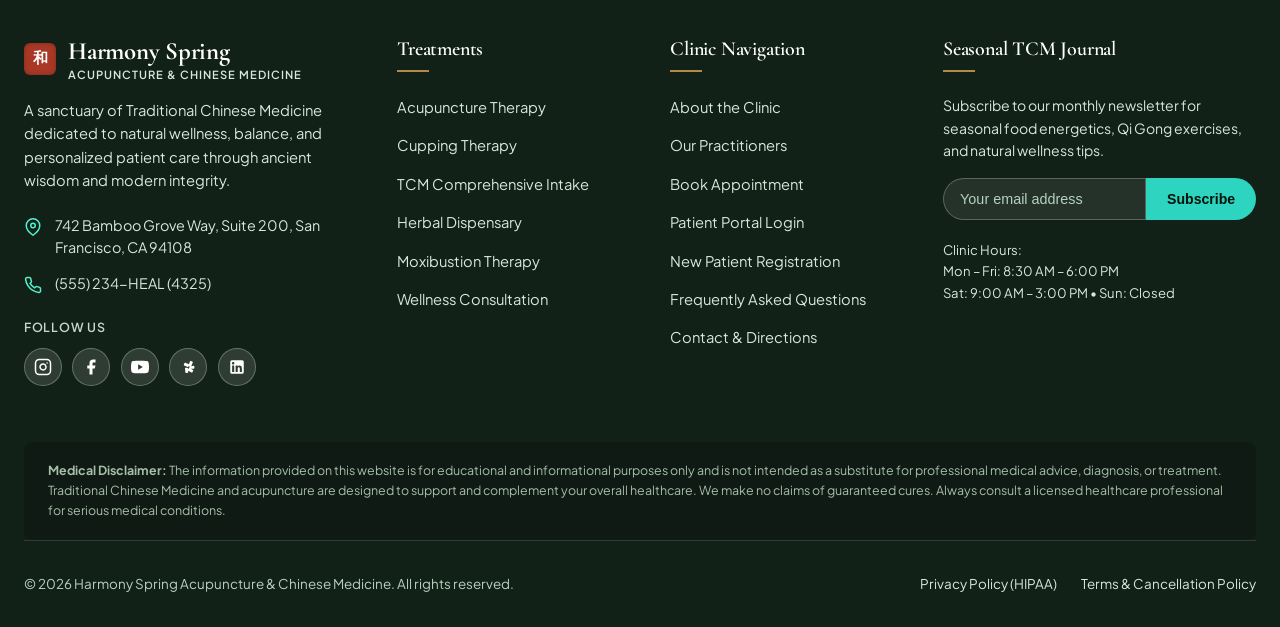
<file: Acupuncture & Traditional Chinese Medicine Clinic/contact.html>
<!DOCTYPE html>
<html lang="en">
<head>
  <meta charset="UTF-8">
  <meta name="viewport" content="width=device-width, initial-scale=1.0">
  <title>Contact Us | Harmony Spring Acupuncture & Chinese Medicine</title>
  <meta name="description" content="Reach our clinic coordinators, find directions to our San Francisco location, or send an inquiry regarding traditional acupuncture and Chinese medicine care.">
  <link rel="stylesheet" href="assets/css/style.css">
  <link rel="icon" type="image/svg+xml" href="data:image/svg+xml,<svg xmlns='http://www.w3.org/2000/svg' viewBox='0 0 24 24' fill='%231b5e50'><circle cx='12' cy='12' r='10'/><path d='M12 2a10 10 0 0 0 0 20 5 5 0 0 0 0-10 5 5 0 0 1 0-10z' fill='%23f9f8f5'/></svg>">
</head>
<body>

  <!-- Sticky Header Wrapper (Notice Bar + Main Navigation) -->
  <div class="sticky-header-wrapper">

    <!-- Header & Navigation -->
    <header class="header">
      <div class="container">
        <nav class="navbar">
          <a href="index.html" class="logo-brand">
            <span class="tcm-seal" title="Harmony">和</span>
            <div class="logo-text-wrap">
              <span class="logo-title">Harmony Spring</span>
              <span class="logo-subtitle">Acupuncture &amp; Chinese Medicine</span>
            </div>
          </a>

          <ul class="nav-links">
            <li><a href="index.html" class="nav-link">Home</a></li>
            <li><a href="about.html" class="nav-link">About Us</a></li>
            <li><a href="services.html" class="nav-link">Services</a></li>
            <li><a href="practitioners.html" class="nav-link">Practitioners</a></li>
            <li><a href="blog.html" class="nav-link">Blog</a></li>
            <li><a href="faq.html" class="nav-link">FAQ</a></li>
            <li><a href="contact.html" class="nav-link active">Contact</a></li>
          </ul>

          <div class="nav-actions">
            <div id="navAuthSlot">
              <a href="dashboard.html" class="nav-portal-btn" id="navPortalBtn" title="Sarah's Portal">
                <svg width="15" height="15" viewBox="0 0 24 24" fill="none" stroke="currentColor" stroke-width="2" stroke-linecap="round" stroke-linejoin="round">
                  <path d="M20 21v-2a4 4 0 0 0-4-4H8a4 4 0 0 0-4 4v2"></path>
                  <circle cx="12" cy="7" r="4"></circle>
                </svg>
                <span class="nav-portal-text">Sarah's Portal</span>
              </a>
              <button type="button" class="nav-auth-icon-btn" id="navAuthIconBtn" title="Account Action" aria-label="Account Action">
                <svg width="15" height="15" viewBox="0 0 24 24" fill="none" stroke="currentColor" stroke-width="2" stroke-linecap="round" stroke-linejoin="round">
                  <path d="M9 21H5a2 2 0 0 1-2-2V5a2 2 0 0 1 2-2h4"></path>
                  <polyline points="16 17 21 12 16 7"></polyline>
                  <line x1="21" y1="12" x2="9" y2="12"></line>
                </svg>
              </button>
            </div>
            <a href="booking.html" class="btn btn-primary btn-sm btn-book-nav">Book Appointment</a>
            <div class="nav-controls">
              <button class="nav-pill-btn dir-toggle-btn" id="dirToggleBtn" type="button" title="Switch text direction (LTR / RTL)" aria-label="Toggle text direction">
                <span class="dir-opt active" data-dir="ltr">LTR</span>
                <span class="dir-divider">/</span>
                <span class="dir-opt" data-dir="rtl">RTL</span>
              </button>
              <button class="nav-icon-btn theme-toggle-btn" id="themeToggleBtn" type="button" title="Switch to Dark Mode" aria-label="Toggle dark mode">
                <svg class="theme-icon-sun" width="18" height="18" viewBox="0 0 24 24" fill="none" stroke="currentColor" stroke-width="2" stroke-linecap="round" stroke-linejoin="round">
                  <circle cx="12" cy="12" r="5"></circle>
                  <line x1="12" y1="1" x2="12" y2="3"></line>
                  <line x1="12" y1="21" x2="12" y2="23"></line>
                  <line x1="4.22" y1="4.22" x2="5.64" y2="5.64"></line>
                  <line x1="18.36" y1="18.36" x2="19.78" y2="19.78"></line>
                  <line x1="1" y1="12" x2="3" y2="12"></line>
                  <line x1="21" y1="12" x2="23" y2="12"></line>
                  <line x1="4.22" y1="19.78" x2="5.64" y2="18.36"></line>
                  <line x1="18.36" y1="5.64" x2="19.78" y2="4.22"></line>
                </svg>
                <svg class="theme-icon-moon" width="18" height="18" viewBox="0 0 24 24" fill="none" stroke="currentColor" stroke-width="2" stroke-linecap="round" stroke-linejoin="round">
                  <path d="M21 12.79A9 9 0 1 1 11.21 3 7 7 0 0 0 21 12.79z"></path>
                </svg>
              </button>
            </div>
            <button class="mobile-nav-toggle" aria-label="Open Navigation Menu">&#9776;</button>
          </div>
        </nav>
      </div>
    </header>
  </div>

  <!-- Mobile Drawer Navigation -->
  <div class="mobile-nav-overlay"></div>
  <div class="mobile-nav-drawer">
    <div class="mobile-nav-header">
      <div class="logo-brand">
        <span class="tcm-seal">和</span>
        <div class="logo-text-wrap">
          <span class="logo-title" style="font-size:1.3rem;">Harmony Spring</span>
          <span class="logo-subtitle" style="font-size:0.62rem;letter-spacing:0.08em;text-transform:uppercase;color:var(--c-sage-600);font-weight:600;">Acupuncture &amp; Chinese Medicine</span>
        </div>
      </div>
      <button class="mobile-nav-close" aria-label="Close Navigation Menu">&times;</button>
    </div>
    <ul class="mobile-nav-list">
      <li><a href="index.html">Home</a></li>
      <li><a href="about.html">About Us</a></li>
      <li><a href="services.html">Services &amp; Treatments</a></li>
      <li><a href="practitioners.html">Practitioners</a></li>
      <li><a href="blog.html">Blog</a></li>
      <li><a href="faq.html">FAQ</a></li>
      <li><a href="contact.html">Contact Us</a></li>
    </ul>
    <div id="mobileNavAuthSlot" style="margin-top:auto;">
      <a href="login.html" class="btn btn-secondary btn-block" style="margin-bottom:0.8rem;">Patient Login</a>
      <a href="booking.html" class="btn btn-primary btn-block">Book Appointment</a>
    </div>
  </div>

  <main>
    <section class="section" style="padding:4rem 0 3rem;background:radial-gradient(circle at 50% 10%, rgba(203, 217, 206, 0.4) 0%, rgba(249, 248, 245, 0.95) 100%);">
      <div class="container container-narrow" style="text-align:center;">
        <span class="tcm-badge" style="margin-bottom:1rem;">We Are Here to Help</span>
        <h1 style="margin-bottom:1.2rem;">Get in Touch with Our Care Team</h1>
        <p style="font-size:1.15rem;color:var(--c-ink-body);line-height:1.7;">
          Have questions regarding treatment compatibility, insurance reimbursement superbills, or booking your first visit? Send us a message or call our reception.
        </p>
      </div>
    </section>

    <section class="section" style="padding-top:2.5rem;padding-bottom:5rem;">
      <div class="container">
        <div style="display:grid;grid-template-columns:1fr 1.35fr;gap:4rem;align-items:start;" class="hero-grid">
          <!-- Left: Clinic Info & Map -->
          <div>
            <div class="dash-card" style="padding:2.2rem;margin-bottom:2rem;">
              <h2 style="font-size:1.6rem;margin-bottom:1.5rem;">Clinic Information</h2>
              
              <div style="display:flex;gap:1rem;margin-bottom:1.5rem;align-items:flex-start;">
                <div style="width:42px;height:42px;border-radius:var(--radius-full);background:var(--c-sage-100);color:var(--c-jade-600);display:flex;align-items:center;justify-content:center;flex-shrink:0;">
                  <svg width="20" height="20" viewBox="0 0 24 24" fill="none" stroke="currentColor" stroke-width="2"><path d="M21 10c0 7-9 13-9 13s-9-6-9-13a9 9 0 0 1 18 0z"/><circle cx="12" cy="10" r="3"/></svg>
                </div>
                <div>
                  <strong style="display:block;font-size:1rem;color:var(--c-ink-dark);margin-bottom:0.2rem;">Location:</strong>
                  <p style="font-size:0.92rem;color:var(--c-ink-body);margin:0;line-height:1.5;">
                    742 Bamboo Grove Way, Suite 200<br>
                    San Francisco, CA 94108<br>
                    <span style="font-size:0.8rem;color:var(--c-ink-muted);">(Near Chinatown &amp; Financial District)</span>
                  </p>
                </div>
              </div>

              <div style="display:flex;gap:1rem;margin-bottom:1.5rem;align-items:flex-start;">
                <div style="width:42px;height:42px;border-radius:var(--radius-full);background:var(--c-sage-100);color:var(--c-jade-600);display:flex;align-items:center;justify-content:center;flex-shrink:0;">
                  <svg width="20" height="20" viewBox="0 0 24 24" fill="none" stroke="currentColor" stroke-width="2"><path d="M22 16.92v3a2 2 0 0 1-2.18 2 19.79 19.79 0 0 1-8.63-3.07 19.5 19.5 0 0 1-6-6 19.79 19.79 0 0 1-3.07-8.67A2 2 0 0 1 4.11 2h3a2 2 0 0 1 2 1.72 12.84 12.84 0 0 0 .7 2.81 2 2 0 0 1-.45 2.11L8.09 9.91a16 16 0 0 0 6 6l1.27-1.27a2 2 0 0 1 2.11-.45 12.84 12.84 0 0 0 2.81.7A2 2 0 0 1 22 16.92z"/></svg>
                </div>
                <div>
                  <strong style="display:block;font-size:1rem;color:var(--c-ink-dark);margin-bottom:0.2rem;">Telephone &amp; Email:</strong>
                  <p style="font-size:0.92rem;color:var(--c-ink-body);margin:0;line-height:1.5;">
                    Tel: (555) 234-HEAL (4325)<br>
                    Email: care@harmonyspringtcm.com
                  </p>
                </div>
              </div>

              <div style="display:flex;gap:1rem;align-items:flex-start;">
                <div style="width:42px;height:42px;border-radius:var(--radius-full);background:var(--c-sage-100);color:var(--c-jade-600);display:flex;align-items:center;justify-content:center;flex-shrink:0;">
                  <svg width="20" height="20" viewBox="0 0 24 24" fill="none" stroke="currentColor" stroke-width="2"><circle cx="12" cy="12" r="10"/><polyline points="12 6 12 12 16 14"/></svg>
                </div>
                <div>
                  <strong style="display:block;font-size:1rem;color:var(--c-ink-dark);margin-bottom:0.2rem;">Operating Hours:</strong>
                  <p style="font-size:0.92rem;color:var(--c-ink-body);margin:0;line-height:1.5;">
                    Monday – Friday: 8:30 AM – 6:00 PM<br>
                    Saturday: 9:00 AM – 3:00 PM<br>
                    Sunday: Closed (For resting and Qi cultivation)
                  </p>
                </div>
              </div>

              <div style="display:flex;gap:1rem;align-items:flex-start;margin-top:1.5rem;padding-top:1.5rem;border-top:1px solid var(--c-border-light);">
                <div style="width:42px;height:42px;border-radius:var(--radius-full);background:var(--c-sage-100);color:var(--c-jade-600);display:flex;align-items:center;justify-content:center;flex-shrink:0;">
                  <svg width="20" height="20" viewBox="0 0 24 24" fill="none" stroke="currentColor" stroke-width="2"><path d="M18 2h-3a5 5 0 0 0-5 5v3H7v4h3v8h4v-8h3l1-4h-4V7a1 1 0 0 1 1-1h3z"/></svg>
                </div>
                <div>
                  <strong style="display:block;font-size:1rem;color:var(--c-ink-dark);margin-bottom:0.4rem;">Social Channels:</strong>
                  <div style="display:flex;gap:0.5rem;flex-wrap:wrap;">
                    <a href="https://instagram.com" target="_blank" rel="noopener noreferrer" style="display:inline-flex;align-items:center;justify-content:center;width:34px;height:34px;border-radius:var(--radius-full);background:var(--c-cream);border:1px solid var(--c-border);color:var(--c-sage-700);text-decoration:none;" aria-label="Instagram" title="Instagram">
                      <svg width="16" height="16" viewBox="0 0 24 24" fill="none" stroke="currentColor" stroke-width="2" stroke-linecap="round" stroke-linejoin="round"><rect x="2" y="2" width="20" height="20" rx="5" ry="5"/><path d="M16 11.37A4 4 0 1 1 12.63 8 4 4 0 0 1 16 11.37z"/><line x1="17.5" y1="6.5" x2="17.51" y2="6.5"/></svg>
                    </a>
                    <a href="https://facebook.com" target="_blank" rel="noopener noreferrer" style="display:inline-flex;align-items:center;justify-content:center;width:34px;height:34px;border-radius:var(--radius-full);background:var(--c-cream);border:1px solid var(--c-border);color:var(--c-sage-700);text-decoration:none;" aria-label="Facebook" title="Facebook">
                      <svg width="16" height="16" viewBox="0 0 24 24" fill="currentColor"><path d="M18 2h-3a5 5 0 0 0-5 5v3H7v4h3v8h4v-8h3l1-4h-4V7a1 1 0 0 1 1-1h3z"/></svg>
                    </a>
                    <a href="https://youtube.com" target="_blank" rel="noopener noreferrer" style="display:inline-flex;align-items:center;justify-content:center;width:34px;height:34px;border-radius:var(--radius-full);background:var(--c-cream);border:1px solid var(--c-border);color:var(--c-sage-700);text-decoration:none;" aria-label="YouTube" title="YouTube">
                      <svg width="16" height="16" viewBox="0 0 24 24" fill="currentColor"><path fill-rule="evenodd" clip-rule="evenodd" d="M23.5 6.19a3.02 3.02 0 0 0-2.12-2.14C19.5 3.55 12 3.55 12 3.55s-7.5 0-9.38.5A3.02 3.02 0 0 0 .5 6.2C0 8.07 0 12 0 12s0 3.93.5 5.81a3.02 3.02 0 0 0 2.12 2.14c1.88.5 9.38.5 9.38.5s7.5 0 9.38-.5a3.02 3.02 0 0 0 2.12-2.14C24 15.93 24 12 24 12s0-3.93-.5-5.81zM9.5 15.57V8.43L15.82 12 9.5 15.57z"/></svg>
                    </a>
                    <a href="https://yelp.com" target="_blank" rel="noopener noreferrer" style="display:inline-flex;align-items:center;justify-content:center;width:34px;height:34px;border-radius:var(--radius-full);background:var(--c-cream);border:1px solid var(--c-border);color:var(--c-sage-700);text-decoration:none;" aria-label="Yelp" title="Yelp">
                      <svg width="16" height="16" viewBox="0 0 24 24" fill="currentColor"><path d="M11.66 12.01l-4.75-2.09c-.48-.21-.69-.77-.47-1.25l.89-1.92c.22-.48.78-.69 1.26-.47l4.7 2.21c.42.2.56.7.32 1.1l-1.07 1.95c-.17.31-.56.45-.88.47zm.42 1.63l.35 5.17c.04.52-.36.97-.88 1.01l-2.1.14c-.52.04-.97-.36-1.01-.88l-.4-5.18c-.04-.46.3-.85.74-.89l2.22-.15c.44-.03.88.33.91.78zm1.96-.34l4.5 2.6c.45.26.6.84.34 1.29l-1.06 1.83c-.26.45-.84.6-1.29.34l-4.47-2.65c-.39-.23-.5-.73-.25-1.12l1.24-1.85c.2-.3.6-.42.99-.44zm.64-1.95l4.89-.98c.51-.1.93.3.93.82v2.11c0 .52-.42.94-.94.94l-4.9-.1c-.46 0-.82-.36-.83-.82l-.04-2.22c0-.4.36-.75.76-.75zm-1.89-1.93l1.83-4.84c.18-.49.73-.74 1.22-.55l1.97.75c.49.19.74.74.55 1.23l-1.89 4.82c-.17.43-.66.62-1.07.43l-2.07-.88c-.37-.16-.54-.6-.54-.96z"/></svg>
                    </a>
                    <a href="https://linkedin.com" target="_blank" rel="noopener noreferrer" style="display:inline-flex;align-items:center;justify-content:center;width:34px;height:34px;border-radius:var(--radius-full);background:var(--c-cream);border:1px solid var(--c-border);color:var(--c-sage-700);text-decoration:none;" aria-label="LinkedIn" title="LinkedIn">
                      <svg width="16" height="16" viewBox="0 0 24 24" fill="currentColor"><path d="M19 3a2 2 0 0 1 2 2v14a2 2 0 0 1-2 2H5a2 2 0 0 1-2-2V5a2 2 0 0 1 2-2h14m-.5 15.5v-5.3a3.26 3.26 0 0 0-3.26-3.26c-.85 0-1.84.52-2.28 1.3v-1.11h-2.79v8.37h2.79v-4.93c0-.77.62-1.4 1.39-1.4a1.4 1.4 0 0 1 1.4 1.4v4.93h2.75M6.88 8.56a1.68 1.68 0 0 0 1.68-1.68c0-.93-.75-1.69-1.68-1.69a1.69 1.69 0 0 0-1.69 1.69c0 .93.76 1.68 1.69 1.68m1.39 9.94v-8.37H5.5v8.37h2.77z"/></svg>
                    </a>
                  </div>
                </div>
              </div>
            </div>

            <!-- Interactive Map Location -->
            <div style="border-radius:var(--radius-lg);overflow:hidden;box-shadow:var(--shadow-md);border:1px solid var(--c-border-light);background:#fff;padding:1.4rem;">
              <div style="display:flex;align-items:center;justify-content:space-between;margin-bottom:0.85rem;gap:0.5rem;flex-wrap:wrap;">
                <div style="display:flex;align-items:center;gap:0.5rem;">
                  <span style="display:inline-flex;align-items:center;justify-content:center;width:30px;height:30px;border-radius:var(--radius-full);background:var(--c-sage-100);color:var(--c-jade-600);">
                    <svg width="16" height="16" viewBox="0 0 24 24" fill="none" stroke="currentColor" stroke-width="2"><polygon points="1 6 1 22 8 18 16 22 23 18 23 2 16 6 8 2 1 6"/><line x1="8" y1="2" x2="8" y2="18"/><line x1="16" y1="6" x2="16" y2="22"/></svg>
                  </span>
                  <div>
                    <strong style="font-size:0.95rem;color:var(--c-ink-dark);display:block;line-height:1.2;">Interactive Map Location</strong>
                    <span style="font-size:0.78rem;color:var(--c-ink-muted);">742 Bamboo Grove Way, Suite 200</span>
                  </div>
                </div>
                <span style="font-size:0.75rem;background:var(--c-sage-50);color:var(--c-sage-800);padding:0.25rem 0.65rem;border-radius:var(--radius-full);font-weight:600;border:1px solid var(--c-sage-200);">
                  San Francisco, CA 94108
                </span>
              </div>

              <div style="position:relative;height:250px;border-radius:var(--radius-md);overflow:hidden;border:1px solid var(--c-border-light);box-shadow:inset 0 0 4px rgba(0,0,0,0.05);">
                <iframe 
                  id="clinicLocationMap"
                  src="https://maps.google.com/maps?q=742+California+St,+San+Francisco,+CA+94108+(Harmony+Spring+TCM+Clinic)&amp;t=&amp;z=16&amp;ie=UTF8&amp;iwloc=B&amp;output=embed" 
                  width="100%" 
                  height="100%" 
                  style="border:0;display:block;" 
                  allowfullscreen="" 
                  loading="lazy" 
                  referrerpolicy="no-referrer-when-downgrade"
                  title="Interactive Map for Harmony Spring TCM Clinic">
                </iframe>
              </div>

              <div style="margin-top:1rem;display:flex;flex-direction:column;gap:0.6rem;">
                <p style="font-size:0.84rem;color:var(--c-ink-body);margin:0;line-height:1.5;">
                  <strong>Parking &amp; Transit:</strong> Validated parking available in the attached subterranean garage. Muni &amp; BART transit within 3 blocks.
                </p>
                <a href="https://maps.google.com/?q=742+California+St,+San+Francisco,+CA+94108" target="_blank" rel="noopener noreferrer" class="btn btn-secondary btn-sm btn-block" style="display:inline-flex;align-items:center;justify-content:center;gap:0.4rem;font-size:0.82rem;padding:0.5rem 1rem;">
                  <svg width="14" height="14" viewBox="0 0 24 24" fill="none" stroke="currentColor" stroke-width="2"><path d="M18 13v6a2 2 0 0 1-2 2H5a2 2 0 0 1-2-2V8a2 2 0 0 1 2-2h6"/><polyline points="15 3 21 3 21 9"/><line x1="10" y1="14" x2="21" y2="3"/></svg>
                  Open in Google Maps / Get Directions
                </a>
              </div>
            </div>
          </div>

          <!-- Right: Interactive Contact Inquiry Form -->
          <div class="dash-card" style="padding:2.5rem 3rem;">
            <h2 style="font-size:1.8rem;margin-bottom:0.5rem;">Send Us an Inquiry</h2>
            <p style="font-size:0.92rem;color:var(--c-ink-muted);margin-bottom:2rem;">
              Please provide the following details. Our clinical care coordinator will review your note and respond within 24 hours.
            </p>

            <form id="contactInquiryForm">
              <div style="display:grid;grid-template-columns:1fr 1fr;gap:1.2rem;" class="concept-grid">
                <div class="form-group">
                  <label class="form-label" for="contactName">Your Name *</label>
                  <input type="text" id="contactName" class="form-control" placeholder="Sarah Chen" required>
                </div>
                <div class="form-group">
                  <label class="form-label" for="contactEmail">Email Address *</label>
                  <input type="email" id="contactEmail" class="form-control" placeholder="sarah@example.com" required>
                </div>
              </div>

              <div style="display:grid;grid-template-columns:1fr 1fr;gap:1.2rem;" class="concept-grid">
                <div class="form-group">
                  <label class="form-label" for="contactPhone">Phone Number</label>
                  <input type="tel" id="contactPhone" class="form-control" placeholder="(555) 234-5678" pattern="[0-9+\-()\s]*" inputmode="tel" title="Please enter numbers and phone symbols only">
                </div>
                <div class="form-group">
                  <label class="form-label" for="contactTreatment">Interested Treatment</label>
                  <select id="contactTreatment" class="form-select">
                    <option value="General Inquiry">General Clinic Inquiry</option>
                    <option value="Acupuncture Therapy">Acupuncture Therapy</option>
                    <option value="Cupping Therapy">Cupping Therapy</option>
                    <option value="TCM Consultation">Comprehensive TCM Evaluation</option>
                    <option value="Herbal Medicine">Chinese Herbal Medicine</option>
                    <option value="Moxibustion Therapy">Moxibustion Therapy</option>
                    <option value="Wellness Consultation">Wellness &amp; Five Elements Consultation</option>
                  </select>
                </div>
              </div>

              <div style="display:grid;grid-template-columns:1fr 1fr;gap:1.2rem;" class="concept-grid">
                <div class="form-group">
                  <label class="form-label" for="contactDoctor">Preferred Practitioner</label>
                  <select id="contactDoctor" class="form-select">
                    <option value="Any Available">First Available Doctor</option>
                    <option value="Dr. Meilin Chen">Dr. Meilin Chen (Pain &amp; Spine)</option>
                    <option value="Dr. Jonathan Wu">Dr. Jonathan Wu (Herbs &amp; Digestion)</option>
                    <option value="Dr. Evelyn Zhao">Dr. Evelyn Zhao (Women's Health &amp; Sleep)</option>
                  </select>
                </div>
                <div class="form-group">
                  <label class="form-label" for="contactPreferredDate">Target Appointment Date (Optional)</label>
                  <input type="date" id="contactPreferredDate" class="form-control">
                </div>
              </div>

              <div class="form-group">
                <label class="form-label" for="contactMessage">Your Message or Health Background *</label>
                <textarea id="contactMessage" class="form-control" rows="4" placeholder="Please describe what symptoms or wellness goals you would like to discuss..." required></textarea>
              </div>

              <div class="form-check" style="margin-bottom:1.8rem;">
                <input type="checkbox" id="contactConsent" required checked>
                <label for="contactConsent" style="font-size:0.84rem;color:var(--c-ink-body);line-height:1.5;">
                  I consent to confidential communication regarding my inquiry in accordance with the clinic <a href="privacy.html" target="_blank" style="text-decoration:underline;">Privacy Policy</a>.
                </label>
              </div>

              <button type="submit" id="contactSubmitBtn" class="btn btn-primary btn-block btn-lg">
                Send Inquiry to Clinic Coordinator
              </button>
            </form>
          </div>
        </div>
      </div>
    </section>
  </main>

  <!-- Footer -->
  <footer class="footer">
    <div class="container">
      <div class="footer-top-grid">
        <div class="footer-brand">
          <div class="logo-brand" style="margin-bottom:1.1rem;">
            <span class="tcm-seal">和</span>
            <div class="logo-text-wrap">
              <span class="logo-title" style="color:#ffffff;font-size:1.55rem;">Harmony Spring</span>
              <span class="logo-subtitle" style="color:var(--c-sage-300);font-size:0.7rem;letter-spacing:0.09em;text-transform:uppercase;font-weight:600;margin-top:2px;">Acupuncture &amp; Chinese Medicine</span>
            </div>
          </div>
          <p class="footer-tagline">
            A sanctuary of Traditional Chinese Medicine dedicated to natural wellness, balance, and personalized patient care through ancient wisdom and modern integrity.
          </p>
          <div class="footer-info-item">
            <svg width="18" height="18" viewBox="0 0 24 24" fill="none" stroke="currentColor" stroke-width="2"><path d="M21 10c0 7-9 13-9 13s-9-6-9-13a9 9 0 0 1 18 0z"/><circle cx="12" cy="10" r="3"/></svg>
            <span>742 Bamboo Grove Way, Suite 200, San Francisco, CA 94108</span>
          </div>
          <div class="footer-info-item">
            <svg width="18" height="18" viewBox="0 0 24 24" fill="none" stroke="currentColor" stroke-width="2"><path d="M22 16.92v3a2 2 0 0 1-2.18 2 19.79 19.79 0 0 1-8.63-3.07 19.5 19.5 0 0 1-6-6 19.79 19.79 0 0 1-3.07-8.67A2 2 0 0 1 4.11 2h3a2 2 0 0 1 2 1.72 12.84 12.84 0 0 0 .7 2.81 2 2 0 0 1-.45 2.11L8.09 9.91a16 16 0 0 0 6 6l1.27-1.27a2 2 0 0 1 2.11-.45 12.84 12.84 0 0 0 2.81.7A2 2 0 0 1 22 16.92z"/></svg>
            <span>(555) 234-HEAL (4325)</span>
          </div>
          <div class="footer-social-wrap">
            <span class="footer-social-label">Follow Us</span>
            <div class="footer-social-links">
              <a href="https://instagram.com" target="_blank" rel="noopener noreferrer" class="footer-social-link" aria-label="Follow Harmony Spring on Instagram" title="Instagram">
                <svg viewBox="0 0 24 24" fill="none" stroke="currentColor" stroke-width="2" stroke-linecap="round" stroke-linejoin="round"><rect x="2" y="2" width="20" height="20" rx="5" ry="5"/><path d="M16 11.37A4 4 0 1 1 12.63 8 4 4 0 0 1 16 11.37z"/><line x1="17.5" y1="6.5" x2="17.51" y2="6.5"/></svg>
              </a>
              <a href="https://facebook.com" target="_blank" rel="noopener noreferrer" class="footer-social-link" aria-label="Follow Harmony Spring on Facebook" title="Facebook">
                <svg viewBox="0 0 24 24" fill="currentColor"><path d="M18 2h-3a5 5 0 0 0-5 5v3H7v4h3v8h4v-8h3l1-4h-4V7a1 1 0 0 1 1-1h3z"/></svg>
              </a>
              <a href="https://youtube.com" target="_blank" rel="noopener noreferrer" class="footer-social-link" aria-label="Subscribe to Harmony Spring on YouTube" title="YouTube">
                <svg viewBox="0 0 24 24" fill="currentColor"><path fill-rule="evenodd" clip-rule="evenodd" d="M23.5 6.19a3.02 3.02 0 0 0-2.12-2.14C19.5 3.55 12 3.55 12 3.55s-7.5 0-9.38.5A3.02 3.02 0 0 0 .5 6.2C0 8.07 0 12 0 12s0 3.93.5 5.81a3.02 3.02 0 0 0 2.12 2.14c1.88.5 9.38.5 9.38.5s7.5 0 9.38-.5a3.02 3.02 0 0 0 2.12-2.14C24 15.93 24 12 24 12s0-3.93-.5-5.81zM9.5 15.57V8.43L15.82 12 9.5 15.57z"/></svg>
              </a>
              <a href="https://yelp.com" target="_blank" rel="noopener noreferrer" class="footer-social-link" aria-label="Find Harmony Spring on Yelp" title="Yelp">
                <svg viewBox="0 0 24 24" fill="currentColor"><path d="M11.66 12.01l-4.75-2.09c-.48-.21-.69-.77-.47-1.25l.89-1.92c.22-.48.78-.69 1.26-.47l4.7 2.21c.42.2.56.7.32 1.1l-1.07 1.95c-.17.31-.56.45-.88.47zm.42 1.63l.35 5.17c.04.52-.36.97-.88 1.01l-2.1.14c-.52.04-.97-.36-1.01-.88l-.4-5.18c-.04-.46.3-.85.74-.89l2.22-.15c.44-.03.88.33.91.78zm1.96-.34l4.5 2.6c.45.26.6.84.34 1.29l-1.06 1.83c-.26.45-.84.6-1.29.34l-4.47-2.65c-.39-.23-.5-.73-.25-1.12l1.24-1.85c.2-.3.6-.42.99-.44zm.64-1.95l4.89-.98c.51-.1.93.3.93.82v2.11c0 .52-.42.94-.94.94l-4.9-.1c-.46 0-.82-.36-.83-.82l-.04-2.22c0-.4.36-.75.76-.75zm-1.89-1.93l1.83-4.84c.18-.49.73-.74 1.22-.55l1.97.75c.49.19.74.74.55 1.23l-1.89 4.82c-.17.43-.66.62-1.07.43l-2.07-.88c-.37-.16-.54-.6-.54-.96z"/></svg>
              </a>
              <a href="https://linkedin.com" target="_blank" rel="noopener noreferrer" class="footer-social-link" aria-label="Connect with Harmony Spring on LinkedIn" title="LinkedIn">
                <svg viewBox="0 0 24 24" fill="currentColor"><path d="M19 3a2 2 0 0 1 2 2v14a2 2 0 0 1-2 2H5a2 2 0 0 1-2-2V5a2 2 0 0 1 2-2h14m-.5 15.5v-5.3a3.26 3.26 0 0 0-3.26-3.26c-.85 0-1.84.52-2.28 1.3v-1.11h-2.79v8.37h2.79v-4.93c0-.77.62-1.4 1.39-1.4a1.4 1.4 0 0 1 1.4 1.4v4.93h2.75M6.88 8.56a1.68 1.68 0 0 0 1.68-1.68c0-.93-.75-1.69-1.68-1.69a1.69 1.69 0 0 0-1.69 1.69c0 .93.76 1.68 1.69 1.68m1.39 9.94v-8.37H5.5v8.37h2.77z"/></svg>
              </a>
            </div>
          </div>
        </div>

        <div>
          <h4 class="footer-heading">Treatments</h4>
          <ul class="footer-links">
            <li><a href="service-detail.html?service=acupuncture">Acupuncture Therapy</a></li>
            <li><a href="service-detail.html?service=cupping">Cupping Therapy</a></li>
            <li><a href="service-detail.html?service=tcm-consultation">TCM Comprehensive Intake</a></li>
            <li><a href="service-detail.html?service=herbal-medicine">Herbal Dispensary</a></li>
            <li><a href="service-detail.html?service=moxibustion">Moxibustion Therapy</a></li>
            <li><a href="service-detail.html?service=wellness-consultation">Wellness Consultation</a></li>
          </ul>
        </div>

        <div>
          <h4 class="footer-heading">Clinic Navigation</h4>
          <ul class="footer-links">
            <li><a href="about.html">About the Clinic</a></li>
            <li><a href="practitioners.html">Our Practitioners</a></li>
            <li><a href="booking.html">Book Appointment</a></li>
            <li><a href="login.html">Patient Portal Login</a></li>
            <li><a href="register.html">New Patient Registration</a></li>
            <li><a href="faq.html">Frequently Asked Questions</a></li>
            <li><a href="contact.html">Contact &amp; Directions</a></li>
          </ul>
        </div>

        <div>
          <h4 class="footer-heading">Seasonal TCM Journal</h4>
          <p style="font-size:0.88rem;color:var(--c-sage-300);margin-bottom:1rem;line-height:1.6;">
            Subscribe to our monthly newsletter for seasonal food energetics, Qi Gong exercises, and natural wellness tips.
          </p>
          <form class="newsletter-form">
            <input type="email" class="newsletter-input" placeholder="Your email address" required>
            <button type="submit" class="newsletter-submit">Subscribe</button>
          </form>
          <div style="margin-top:1.2rem;font-size:0.82rem;color:var(--c-sage-400);">
            Clinic Hours:<br>
            Mon – Fri: 8:30 AM – 6:00 PM<br>
            Sat: 9:00 AM – 3:00 PM &bull; Sun: Closed
          </div>
        </div>
      </div>

      <div class="footer-disclaimer-box">
        <strong>Medical Disclaimer:</strong> The information provided on this website is for educational and informational purposes only and is not intended as a substitute for professional medical advice, diagnosis, or treatment. Traditional Chinese Medicine and acupuncture are designed to support and complement your overall healthcare. We make no claims of guaranteed cures. Always consult a licensed healthcare professional for serious medical conditions.
      </div>

      <div class="footer-bottom">
        <div>&copy; 2026 Harmony Spring Acupuncture &amp; Chinese Medicine. All rights reserved.</div>
        <div style="display:flex;gap:1.5rem;">
          <a href="privacy.html" style="color:inherit;">Privacy Policy (HIPAA)</a>
          <a href="terms.html" style="color:inherit;">Terms &amp; Cancellation Policy</a>
        </div>
      </div>
    </div>
  </footer>

  <script src="assets/js/api.js"></script>
  <script src="assets/js/app.js"></script>
  <script>
    document.addEventListener('DOMContentLoaded', () => {
      const form = document.getElementById('contactInquiryForm');
      const submitBtn = document.getElementById('contactSubmitBtn');

      if (form) {
        form.addEventListener('submit', async (e) => {
          e.preventDefault();

          const name = document.getElementById('contactName').value.trim();
          const email = document.getElementById('contactEmail').value.trim();
          const phone = document.getElementById('contactPhone').value.trim();
          const treatment = document.getElementById('contactTreatment').value;
          const preferredDoctor = document.getElementById('contactDoctor').value;
          const preferredDate = document.getElementById('contactPreferredDate').value;
          const message = document.getElementById('contactMessage').value.trim();

          submitBtn.disabled = true;
          submitBtn.innerHTML = 'Sending Your Inquiry...';

          try {
            const res = await API.general.contact({
              name,
              email,
              phone,
              treatment,
              preferredDoctor,
              preferredDate,
              message
            });

            showToast(res.message, 'success');
            form.reset();
          } catch (err) {
            showToast(err.message || 'Error transmitting inquiry.', 'error');
          } finally {
            submitBtn.disabled = false;
            submitBtn.innerHTML = 'Send Inquiry to Clinic Coordinator';
          }
        });
      }
    });
  </script>
</body>
</html>
</file>
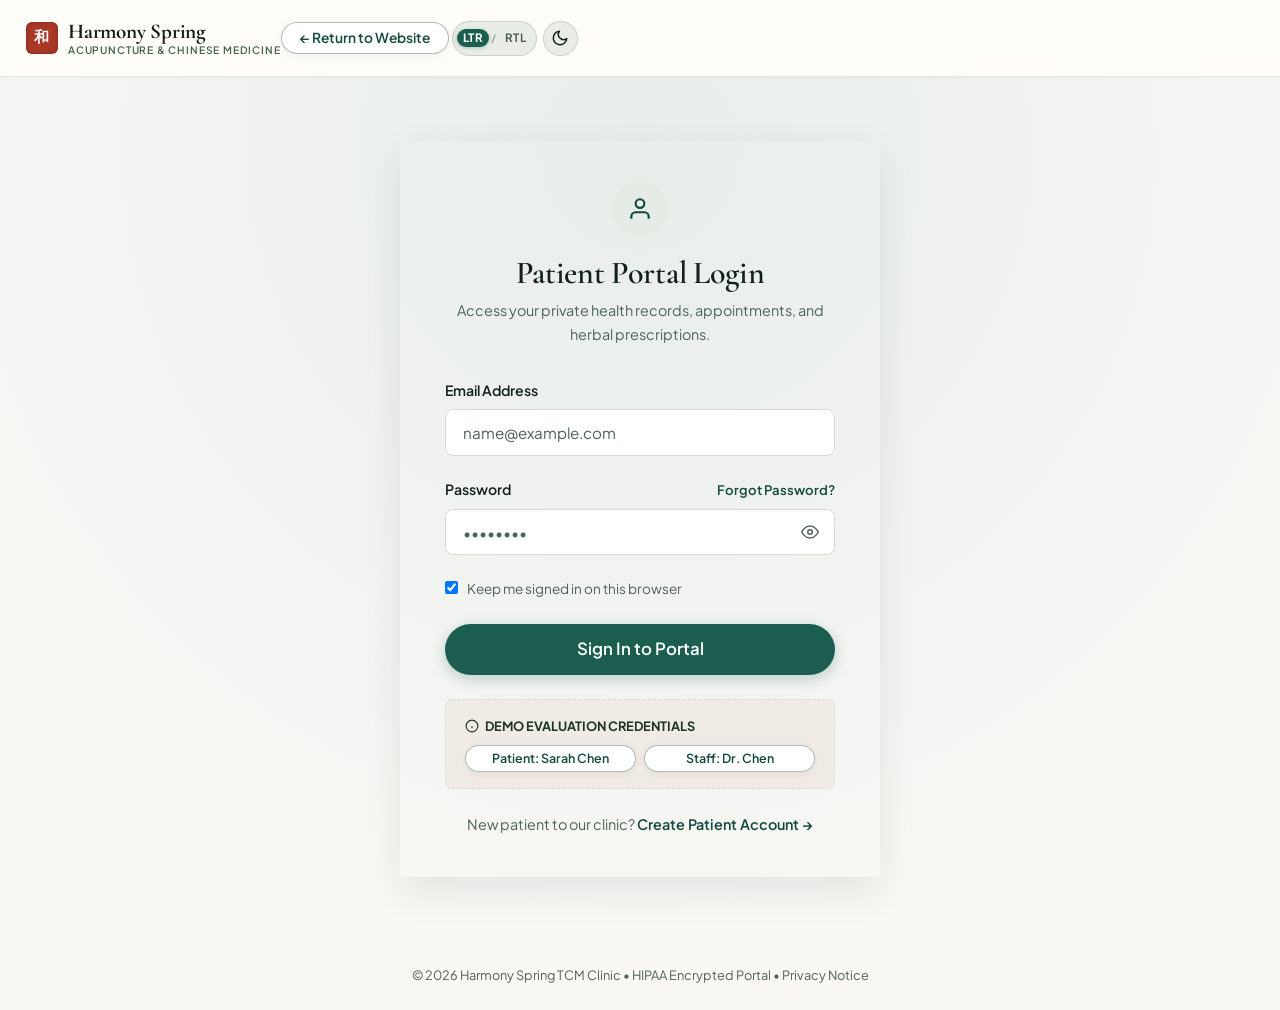
<file: Acupuncture & Traditional Chinese Medicine Clinic/dashboard.html>
<!DOCTYPE html>
<html lang="en">
<head>
  <meta charset="UTF-8">
  <meta name="viewport" content="width=device-width, initial-scale=1.0">
  <title>Patient Dashboard | Harmony Spring Acupuncture & Chinese Medicine</title>
  <meta name="description" content="Secure patient health portal. View your clinical treatment plan, session milestones, appointments, and authorized herbal prescriptions.">
  <link rel="stylesheet" href="assets/css/style.css">
  <link rel="stylesheet" href="assets/css/dashboard.css">
  <link rel="icon" type="image/svg+xml" href="data:image/svg+xml,<svg xmlns='http://www.w3.org/2000/svg' viewBox='0 0 24 24' fill='%231b5e50'><circle cx='12' cy='12' r='10'/><path d='M12 2a10 10 0 0 0 0 20 5 5 0 0 0 0-10 5 5 0 0 1 0-10z' fill='%23f9f8f5'/></svg>">
</head>
<body style="background-color:#f7f9f7;">

  <!-- Portal Navigation Header -->
  <header class="header" style="background:#ffffff;border-bottom:1px solid var(--c-border);">
    <div class="container" style="max-width:100%;padding:0 2rem;">
      <div class="navbar" style="height:70px;">
        <a href="index.html" class="logo-brand">
          <span class="tcm-seal" title="Harmony">和</span>
          <div class="logo-text-wrap">
            <span class="logo-title" style="font-size:1.35rem;">Harmony Spring</span>
            <span class="logo-subtitle">Patient Care Portal</span>
          </div>
        </a>

        <div style="display:flex;align-items:center;gap:1.5rem;">
          <a href="index.html" class="nav-link" style="font-size:0.88rem;">&larr; Public Website</a>
          <button onclick="handleLogout()" class="btn btn-secondary btn-sm" style="display:inline-flex;align-items:center;gap:0.4rem;">
            <svg width="15" height="15" viewBox="0 0 24 24" fill="none" stroke="currentColor" stroke-width="2"><path d="M9 21H5a2 2 0 0 1-2-2V5a2 2 0 0 1 2-2h4"/><polyline points="16 17 21 12 16 7"/><line x1="21" y1="12" x2="9" y2="12"/></svg>
            Sign Out
          </button>
        </div>
      </div>
    </div>
  </header>

  <!-- Dashboard Container -->
  <div class="dashboard-layout">
    <!-- Desktop & Tablet Sidebar -->
    <aside class="dashboard-sidebar">
      <div class="dashboard-user-card">
        <div class="user-avatar-circle" id="dashUserAvatar">SC</div>
        <div class="user-info-text">
          <strong id="dashSidebarName">Sarah Chen</strong>
          <span id="dashSidebarRole">Verified Patient</span>
        </div>
      </div>

      <ul class="sidebar-menu">
        <li>
          <a class="sidebar-menu-link active" data-tab="overview">
            <svg viewBox="0 0 24 24" fill="none" stroke="currentColor" stroke-width="2"><rect x="3" y="3" width="7" height="7"/><rect x="14" y="3" width="7" height="7"/><rect x="14" y="14" width="7" height="7"/><rect x="3" y="14" width="7" height="7"/></svg>
            Overview
          </a>
        </li>
        <li>
          <a class="sidebar-menu-link" href="booking.html" data-tab="book">
            <svg viewBox="0 0 24 24" fill="none" stroke="currentColor" stroke-width="2"><circle cx="12" cy="12" r="10"/><line x1="12" y1="8" x2="12" y2="16"/><line x1="8" y1="12" x2="16" y2="12"/></svg>
            Book Appointment
          </a>
        </li>
        <li>
          <a class="sidebar-menu-link" data-tab="appointments">
            <svg viewBox="0 0 24 24" fill="none" stroke="currentColor" stroke-width="2"><rect x="3" y="4" width="18" height="18" rx="2" ry="2"/><line x1="16" y1="2" x2="16" y2="6"/><line x1="8" y1="2" x2="8" y2="6"/><line x1="3" y1="10" x2="21" y2="10"/></svg>
            My Appointments
          </a>
        </li>
        <li>
          <a class="sidebar-menu-link" data-tab="treatment-plan">
            <svg viewBox="0 0 24 24" fill="none" stroke="currentColor" stroke-width="2"><path d="M14 2H6a2 2 0 0 0-2 2v16a2 2 0 0 0 2 2h12a2 2 0 0 0 2-2V8z"/><polyline points="14 2 14 8 20 8"/><line x1="16" y1="13" x2="8" y2="13"/><line x1="16" y1="17" x2="8" y2="17"/><polyline points="10 9 9 9 8 9"/></svg>
            Treatment Plan
          </a>
        </li>
        <li>
          <a class="sidebar-menu-link" data-tab="prescriptions">
            <svg viewBox="0 0 24 24" fill="none" stroke="currentColor" stroke-width="2"><path d="M12 2v20M17 5H9.5a3.5 3.5 0 0 0 0 7h5a3.5 3.5 0 0 1 0 7H6"/></svg>
            Herbal Prescriptions
          </a>
        </li>
        <li>
          <a class="sidebar-menu-link" data-tab="history">
            <svg viewBox="0 0 24 24" fill="none" stroke="currentColor" stroke-width="2"><circle cx="12" cy="12" r="10"/><polyline points="12 6 12 12 14 14"/></svg>
            Treatment History
          </a>
        </li>
        <li>
          <a class="sidebar-menu-link" data-tab="notifications">
            <svg viewBox="0 0 24 24" fill="none" stroke="currentColor" stroke-width="2"><path d="M18 8A6 6 0 0 0 6 8c0 7-3 9-3 9h18s-3-2-3-9"/><path d="M13.73 21a2 2 0 0 1-3.46 0"/></svg>
            Notifications
            <span class="sidebar-badge">1</span>
          </a>
        </li>
        <li>
          <a class="sidebar-menu-link" data-tab="profile">
            <svg viewBox="0 0 24 24" fill="none" stroke="currentColor" stroke-width="2"><path d="M20 21v-2a4 4 0 0 0-4-4H8a4 4 0 0 0-4 4v2"/><circle cx="12" cy="7" r="4"/></svg>
            My Profile
          </a>
        </li>
        <li>
          <a class="sidebar-menu-link" data-tab="settings">
            <svg viewBox="0 0 24 24" fill="none" stroke="currentColor" stroke-width="2"><circle cx="12" cy="12" r="3"/><path d="M19.4 15a1.65 1.65 0 0 0 .33 1.82l.06.06a2 2 0 0 1 0 2.83 2 2 0 0 1-2.83 0l-.06-.06a1.65 1.65 0 0 0-1.82-.33 1.65 1.65 0 0 0-1 1.51V21a2 2 0 0 1-2 2 2 2 0 0 1-2-2v-.09A1.65 1.65 0 0 0 9 19.4a1.65 1.65 0 0 0-1.82.33l-.06.06a2 2 0 0 1-2.83 0 2 2 0 0 1 0-2.83l.06-.06a1.65 1.65 0 0 0 .33-1.82 1.65 1.65 0 0 0-1.51-1H3a2 2 0 0 1-2-2 2 2 0 0 1 2-2h.09A1.65 1.65 0 0 0 4.6 9a1.65 1.65 0 0 0-.33-1.82l-.06-.06a2 2 0 0 1 0-2.83 2 2 0 0 1 2.83 0l.06.06a1.65 1.65 0 0 0 1.82.33H9a1.65 1.65 0 0 0 1-1.51V3a2 2 0 0 1 2-2 2 2 0 0 1 2 2v.09a1.65 1.65 0 0 0 1 1.51 1.65 1.65 0 0 0 1.82-.33l.06-.06a2 2 0 0 1 2.83 0 2 2 0 0 1 0 2.83l-.06.06a1.65 1.65 0 0 0-.33 1.82V9a1.65 1.65 0 0 0 1.51 1H21a2 2 0 0 1 2 2 2 2 0 0 1-2 2h-.09a1.65 1.65 0 0 0-1.51 1z"/></svg>
            Account Settings
          </a>
        </li>
      </ul>

      <div class="sidebar-footer">
        <button onclick="handleLogout()" class="btn btn-secondary btn-block btn-sm" style="color:#c93b2b;">
          Sign Out of Portal
        </button>
      </div>
    </aside>

    <!-- Main Content Area -->
    <main class="dashboard-main">
      <!-- Top Title Header -->
      <div class="dashboard-header-row">
        <div class="dashboard-title-area">
          <h1>Welcome, <span id="dashWelcomeName">Patient</span></h1>
          <p>Here is your current Traditional Chinese Medicine clinical treatment summary.</p>
        </div>
        <div style="display:flex;gap:0.8rem;align-items:center;">
          <button class="btn btn-primary btn-sm" onclick="switchToTab('book')">
            <svg width="15" height="15" viewBox="0 0 24 24" fill="none" stroke="currentColor" stroke-width="2.5"><line x1="12" y1="5" x2="12" y2="19"/><line x1="5" y1="12" x2="19" y2="12"/></svg>
            Book New Session
          </button>
          <button class="btn btn-secondary btn-sm" onclick="switchToTab('prescriptions')">
            View Prescriptions
          </button>
        </div>
      </div>

      <!-- ===================================================================
           TAB 1: OVERVIEW
           =================================================================== -->
      <section id="tab-overview" class="dashboard-view-panel active">
        <!-- Stats Widgets -->
        <div class="overview-stats-grid">
          <div class="stat-widget">
            <div class="stat-widget-icon">
              <svg width="24" height="24" viewBox="0 0 24 24" fill="none" stroke="currentColor" stroke-width="2"><rect x="3" y="4" width="18" height="18" rx="2" ry="2"/><line x1="16" y1="2" x2="16" y2="6"/><line x1="8" y1="2" x2="8" y2="6"/><line x1="3" y1="10" x2="21" y2="10"/></svg>
            </div>
            <div class="stat-widget-info">
              <span>Next Upcoming Visit</span>
              <div id="widgetNextApt" style="font-size:0.95rem;color:var(--c-ink-dark);margin-top:0.2rem;">Loading...</div>
            </div>
          </div>

          <div class="stat-widget">
            <div class="stat-widget-icon" style="background:#e8f4f1;color:var(--c-jade-600);">
              <svg width="24" height="24" viewBox="0 0 24 24" fill="none" stroke="currentColor" stroke-width="2"><polyline points="22 12 18 12 15 21 9 3 6 12 2 12"/></svg>
            </div>
            <div class="stat-widget-info">
              <span>Treatment Progress</span>
              <div id="widgetActivePlan" style="font-size:0.95rem;color:var(--c-ink-dark);margin-top:0.2rem;">Loading...</div>
            </div>
          </div>

          <div class="stat-widget">
            <div class="stat-widget-icon" style="background:#fdf6ec;color:var(--c-gold);">
              <svg width="24" height="24" viewBox="0 0 24 24" fill="none" stroke="currentColor" stroke-width="2"><path d="M12 2v20M17 5H9.5a3.5 3.5 0 0 0 0 7h5a3.5 3.5 0 0 1 0 7H6"/></svg>
            </div>
            <div class="stat-widget-info">
              <span>Active Herbal Formula</span>
              <div id="widgetActiveRx" style="font-size:0.95rem;color:var(--c-ink-dark);margin-top:0.2rem;">Loading...</div>
            </div>
          </div>
        </div>

        <!-- Upcoming Appointments Card -->
        <div class="dash-card">
          <div class="dash-card-header">
            <h3>Upcoming Appointments</h3>
            <button class="btn btn-secondary btn-sm" onclick="switchToTab('appointments')">View All</button>
          </div>
          <div id="overviewUpcomingContainer">
            <p style="color:var(--c-ink-muted);">Loading upcoming visits...</p>
          </div>
        </div>

        <!-- Treatment Plan Quick Glance -->
        <div class="dash-card">
          <div class="dash-card-header">
            <h3>Active Clinical Treatment Plan</h3>
            <button class="btn btn-secondary btn-sm" onclick="switchToTab('treatment-plan')">Full Plan Details &rarr;</button>
          </div>
          <div style="background:var(--c-sage-50);border:1px solid var(--c-sage-200);border-radius:var(--radius-md);padding:1.6rem;">
            <div style="display:flex;justify-content:space-between;align-items:center;margin-bottom:0.8rem;flex-wrap:wrap;gap:0.5rem;">
              <strong style="font-size:1.15rem;color:var(--c-sage-900);">Cervicogenic Migraine &amp; Qi Stagnation Harmonization</strong>
              <span class="status-badge status-confirmed">Session 5 of 8 Completed</span>
            </div>
            <p style="font-size:0.92rem;color:var(--c-ink-body);line-height:1.6;margin-bottom:1rem;">
              <strong>Supervising Doctor:</strong> Dr. Meilin Chen &bull; Pattern: Liver Qi Stagnation with Ascending Liver Yang.
            </p>
            <div class="tp-progress-bar-wrap" style="height:10px;background:#e2ded7;margin-bottom:0.8rem;">
              <div class="tp-progress-bar-fill" style="width: 63%;"></div>
            </div>
            <div style="display:flex;justify-content:space-between;font-size:0.82rem;color:var(--c-ink-muted);">
              <span>Started: Sept 10, 2026</span>
              <span>Next Session: Oct 15, 2026 (Acupuncture + Light Cupping)</span>
              <span>Target: Nov 05, 2026</span>
            </div>
          </div>
        </div>
      </section>

      <!-- ===================================================================
           TAB 2: BOOK APPOINTMENT (DIRECT IN-PORTAL)
           =================================================================== -->
      <section id="tab-book" class="dashboard-view-panel">
        <div class="dash-card">
          <div class="dash-card-header">
            <h2>Book an Appointment</h2>
            <span style="font-size:0.85rem;color:var(--c-ink-muted);">Real-time clinic availability</span>
          </div>
          <p style="font-size:0.95rem;color:var(--c-ink-body);margin-bottom:1.5rem;">
            Select your preferred treatment service, practitioner, and an open time slot.
          </p>
          <div style="text-align:center;padding:2rem 1rem;background:var(--c-sage-50);border:1px solid var(--c-sage-200);border-radius:var(--radius-md);">
            <p style="margin-bottom:1.5rem;font-size:1.05rem;">Our full interactive booking system is ready for you with live conflict protection.</p>
            <a href="booking.html" class="btn btn-primary btn-lg">
              Open Interactive Appointment Booking Wizard &rarr;
            </a>
          </div>
        </div>
      </section>

      <!-- ===================================================================
           TAB 3: MY APPOINTMENTS
           =================================================================== -->
      <section id="tab-appointments" class="dashboard-view-panel">
        <div class="dash-card">
          <div class="dash-card-header">
            <h2>Upcoming Appointments</h2>
            <button class="btn btn-primary btn-sm" onclick="switchToTab('book')">+ Schedule New Visit</button>
          </div>
          <div id="appointmentsUpcomingContainer">
            <p style="color:var(--c-ink-muted);">Loading appointments...</p>
          </div>
        </div>

        <div class="dash-card">
          <div class="dash-card-header">
            <h3>Past Appointment History</h3>
          </div>
          <div id="appointmentsPastContainer">
            <p style="color:var(--c-ink-muted);">Loading past visit history...</p>
          </div>
        </div>
      </section>

      <!-- ===================================================================
           TAB 4: TREATMENT PLAN
           =================================================================== -->
      <section id="tab-treatment-plan" class="dashboard-view-panel">
        <div id="treatmentPlanViewContainer">
          <p style="color:var(--c-ink-muted);">Loading clinical treatment plan...</p>
        </div>
      </section>

      <!-- ===================================================================
           TAB 5: HERBAL PRESCRIPTIONS
           =================================================================== -->
      <section id="tab-prescriptions" class="dashboard-view-panel">
        <div style="display:flex;align-items:center;justify-content:space-between;margin-bottom:1.5rem;">
          <div>
            <h2 style="font-size:1.8rem;margin-bottom:0.2rem;">Authorized Herbal Prescriptions</h2>
            <p style="font-size:0.88rem;color:var(--c-ink-muted);margin:0;">
              Formulated by your attending master herbalist and prepared by our GMP dispensary.
            </p>
          </div>
          <button class="btn btn-secondary btn-sm" onclick="window.print()">Print Prescriptions</button>
        </div>
        <div id="prescriptionsViewContainer">
          <p style="color:var(--c-ink-muted);">Loading prescriptions...</p>
        </div>
      </section>

      <!-- ===================================================================
           TAB 6: TREATMENT HISTORY (CLINICAL LOG)
           =================================================================== -->
      <section id="tab-history" class="dashboard-view-panel">
        <div class="dash-card">
          <div class="dash-card-header">
            <h2>Chronological Clinical Treatment Records</h2>
            <span style="font-size:0.85rem;color:var(--c-sage-700);font-weight:600;">Confidential Medical Records</span>
          </div>
          <p style="font-size:0.92rem;color:var(--c-ink-body);margin-bottom:1.5rem;">
            Detailed notes and acupoint protocols documented by attending practitioners after each treatment session.
          </p>

          <div style="display:flex;flex-direction:column;gap:1.5rem;">
            <!-- Visit Log 1 -->
            <div style="border:1px solid var(--c-border-light);border-radius:var(--radius-md);padding:1.5rem;background:#fff;">
              <div style="display:flex;justify-content:space-between;margin-bottom:0.5rem;flex-wrap:wrap;">
                <strong style="font-size:1.1rem;color:var(--c-ink-dark);">Session 5: Electro-Acupuncture &amp; Auricular Seeds</strong>
                <span style="font-size:0.85rem;color:var(--c-ink-muted);">October 08, 2026 &bull; Dr. Meilin Chen</span>
              </div>
              <p style="font-size:0.88rem;color:var(--c-ink-body);line-height:1.6;margin-bottom:0.8rem;">
                <strong>Acupoints Needle Selection:</strong> GB20 (Fengchi), LI4 (Hegu), LR3 (Taichong), Taiyang extra point. 2Hz continuous electro-stimulation for 25 minutes. Ear seeds applied at Shen Men and Occiput.
              </p>
              <div style="background:var(--c-sage-50);padding:0.75rem 1rem;border-radius:var(--radius-sm);font-size:0.82rem;color:var(--c-sage-800);">
                <strong>Outcome:</strong> Patient reported 0 migraine events over the preceding 7 days. Neck range of motion restored to 80 degrees.
              </div>
            </div>

            <!-- Visit Log 2 -->
            <div style="border:1px solid var(--c-border-light);border-radius:var(--radius-md);padding:1.5rem;background:#fff;">
              <div style="display:flex;justify-content:space-between;margin-bottom:0.5rem;flex-wrap:wrap;">
                <strong style="font-size:1.1rem;color:var(--c-ink-dark);">Session 4: Myofascial Fire Cupping</strong>
                <span style="font-size:0.85rem;color:var(--c-ink-muted);">October 01, 2026 &bull; Dr. Meilin Chen</span>
              </div>
              <p style="font-size:0.88rem;color:var(--c-ink-body);line-height:1.6;margin-bottom:0.8rem;">
                <strong>Technique:</strong> Gliding cupping along upper trapezius and levator scapulae followed by stationary retention along Bladder meridian (BL11–BL15).
              </p>
              <div style="background:var(--c-sage-50);padding:0.75rem 1rem;border-radius:var(--radius-sm);font-size:0.82rem;color:var(--c-sage-800);">
                <strong>Outcome:</strong> Moderate Sha marks emerged, indicating resolving blood stagnation. Trapezius spasm released markedly.
              </div>
            </div>

            <!-- Visit Log 3 -->
            <div style="border:1px solid var(--c-border-light);border-radius:var(--radius-md);padding:1.5rem;background:#fff;">
              <div style="display:flex;justify-content:space-between;margin-bottom:0.5rem;flex-wrap:wrap;">
                <strong style="font-size:1.1rem;color:var(--c-ink-dark);">Session 1: Initial TCM Evaluation &amp; Intake</strong>
                <span style="font-size:0.85rem;color:var(--c-ink-muted);">September 10, 2026 &bull; Dr. Meilin Chen</span>
              </div>
              <p style="font-size:0.88rem;color:var(--c-ink-body);line-height:1.6;margin-bottom:0.8rem;">
                <strong>Diagnostic Findings:</strong> Radial pulse wiry (Xian) and rapid. Tongue body dusky red with thin yellowish coat in center. Diagnostic pattern: Liver Qi Stagnation with Ascending Liver Yang. Formulated 8-session clinical care roadmap.
              </p>
            </div>
          </div>
        </div>
      </section>

      <!-- ===================================================================
           TAB 7: NOTIFICATIONS
           =================================================================== -->
      <section id="tab-notifications" class="dashboard-view-panel">
        <div class="dash-card">
          <div class="dash-card-header">
            <h2>Notifications &amp; Follow-up Reminders</h2>
          </div>
          <div id="notificationsViewContainer">
            <p style="color:var(--c-ink-muted);">Loading notifications...</p>
          </div>
        </div>
      </section>

      <!-- ===================================================================
           TAB 8: MY PROFILE
           =================================================================== -->
      <section id="tab-profile" class="dashboard-view-panel">
        <div class="dash-card" style="max-width:760px;">
          <div class="dash-card-header">
            <h2>Personal &amp; Medical Intake Profile</h2>
            <span style="font-size:0.85rem;color:var(--c-sage-700);font-weight:600;">Confidential Records</span>
          </div>

          <form id="profileEditForm">
            <div style="display:grid;grid-template-columns:1fr 1fr;gap:1.2rem;" class="concept-grid">
              <div class="form-group">
                <label class="form-label" for="profileName">Full Legal Name</label>
                <input type="text" id="profileName" class="form-control" disabled style="background:#f4f7f4;">
              </div>
              <div class="form-group">
                <label class="form-label" for="profileEmail">Email Address</label>
                <input type="email" id="profileEmail" class="form-control" disabled style="background:#f4f7f4;">
              </div>
            </div>

            <div style="display:grid;grid-template-columns:1fr 1fr;gap:1.2rem;" class="concept-grid">
              <div class="form-group">
                <label class="form-label" for="profilePhone">Phone Number</label>
                <input type="tel" id="profilePhone" class="form-control" placeholder="(555) 234-5678" pattern="[0-9+\-()\s]*" inputmode="tel" title="Please enter numbers and phone symbols only">
              </div>
              <div class="form-group">
                <label class="form-label" for="profileDob">Date of Birth</label>
                <input type="date" id="profileDob" class="form-control" disabled style="background:#f4f7f4;">
              </div>
            </div>

            <div class="form-group">
              <label class="form-label" for="profileEmergency">Emergency Contact Name &amp; Phone</label>
              <input type="text" id="profileEmergency" class="form-control" placeholder="e.g. David Chen (+1 555-890-1122)">
            </div>

            <div class="form-group">
              <label class="form-label" for="profileAllergies">Documented Drug &amp; Herbal Allergies</label>
              <input type="text" id="profileAllergies" class="form-control" placeholder="e.g. Sulfa antibiotics, Bee pollen">
              <span style="font-size:0.75rem;color:var(--c-ink-muted);margin-top:0.3rem;display:block;">
                All herbal prescriptions are systematically cross-checked against this list.
              </span>
            </div>

            <div class="form-group">
              <label class="form-label" for="profileHealthNotes">General Health Background &amp; Sensitivities</label>
              <textarea id="profileHealthNotes" class="form-control" rows="3"></textarea>
            </div>

            <button type="submit" class="btn btn-primary">Save Profile Updates</button>
          </form>
        </div>
      </section>

      <!-- ===================================================================
           TAB 9: ACCOUNT SETTINGS
           =================================================================== -->
      <section id="tab-settings" class="dashboard-view-panel">
        <div class="dash-card" style="max-width:760px;">
          <div class="dash-card-header">
            <h2>Account Security &amp; Preferences</h2>
          </div>

          <h3 style="font-size:1.2rem;margin-bottom:1rem;">Communication Preferences</h3>
          <div class="form-check">
            <input type="checkbox" id="prefSms" checked>
            <label for="prefSms">Send automated SMS appointment reminders 24 hours prior</label>
          </div>
          <div class="form-check">
            <input type="checkbox" id="prefEmail" checked>
            <label for="prefEmail">Send herbal refill notices and seasonal dietary newsletters</label>
          </div>

          <div style="border-top:1px solid var(--c-border-light);padding-top:1.5rem;margin-top:1.5rem;">
            <h3 style="font-size:1.2rem;margin-bottom:0.5rem;">Data &amp; Privacy</h3>
            <p style="font-size:0.88rem;color:var(--c-ink-muted);margin-bottom:1rem;">
              You have the right to export your clinical treatment history and herbal records at any time.
            </p>
            <button type="button" class="btn btn-secondary btn-sm" onclick="showToast('Health data export archive generated.', 'success')">
              Download Clinical Records Summary (PDF)
            </button>
          </div>
        </div>
      </section>
    </main>
  </div>

  <!-- Reschedule Modal -->
  <div class="modal-overlay" id="rescheduleModal">
    <div class="modal-dialog">
      <div class="modal-header">
        <h3 style="margin:0;">Reschedule Appointment</h3>
        <button class="modal-close-btn">&times;</button>
      </div>
      <p style="font-size:0.9rem;color:var(--c-ink-muted);margin-bottom:1.2rem;">
        Choose your new preferred date and available time slot according to clinic availability.
      </p>

      <div class="form-group">
        <label class="form-label" for="rescheduleDateInput">New Appointment Date</label>
        <input type="date" id="rescheduleDateInput" class="form-control" required>
      </div>

      <div class="form-group">
        <label class="form-label" for="rescheduleTimeSelect">Available Time Slot</label>
        <select id="rescheduleTimeSelect" class="form-select" required>
          <option value="">Checking slots...</option>
        </select>
      </div>

      <div style="display:flex;justify-content:flex-end;gap:0.8rem;margin-top:1.5rem;">
        <button type="button" class="btn btn-secondary modal-close-btn">Cancel</button>
        <button type="button" id="confirmRescheduleBtn" class="btn btn-primary">Confirm Reschedule</button>
      </div>
    </div>
  </div>

  <!-- Cancel Confirmation Modal -->
  <div class="modal-overlay" id="cancelModal">
    <div class="modal-dialog">
      <div class="modal-header">
        <h3 style="margin:0;color:#c93b2b;">Cancel Appointment</h3>
        <button class="modal-close-btn">&times;</button>
      </div>
      <p style="font-size:0.92rem;color:var(--c-ink-body);line-height:1.6;margin-bottom:1rem;">
        Are you sure you wish to cancel this appointment session?
      </p>
      <div style="background:var(--c-cream-muted);padding:1rem;border-radius:var(--radius-sm);font-size:0.85rem;color:var(--c-ink-muted);margin-bottom:1.5rem;">
        <strong>Clinic Policy:</strong> Appointments cancelled with at least 24 hours notice incur no fee. For same-day emergencies, please contact our office directly.
      </div>
      <div style="display:flex;justify-content:flex-end;gap:0.8rem;">
        <button type="button" class="btn btn-secondary modal-close-btn">Keep Appointment</button>
        <button type="button" id="confirmCancelBtn" class="btn btn-terracotta">Yes, Cancel Appointment</button>
      </div>
    </div>
  </div>

  <script src="assets/js/api.js"></script>
  <script src="assets/js/app.js"></script>
  <script src="assets/js/dashboard.js"></script>
</body>
</html>
</file>
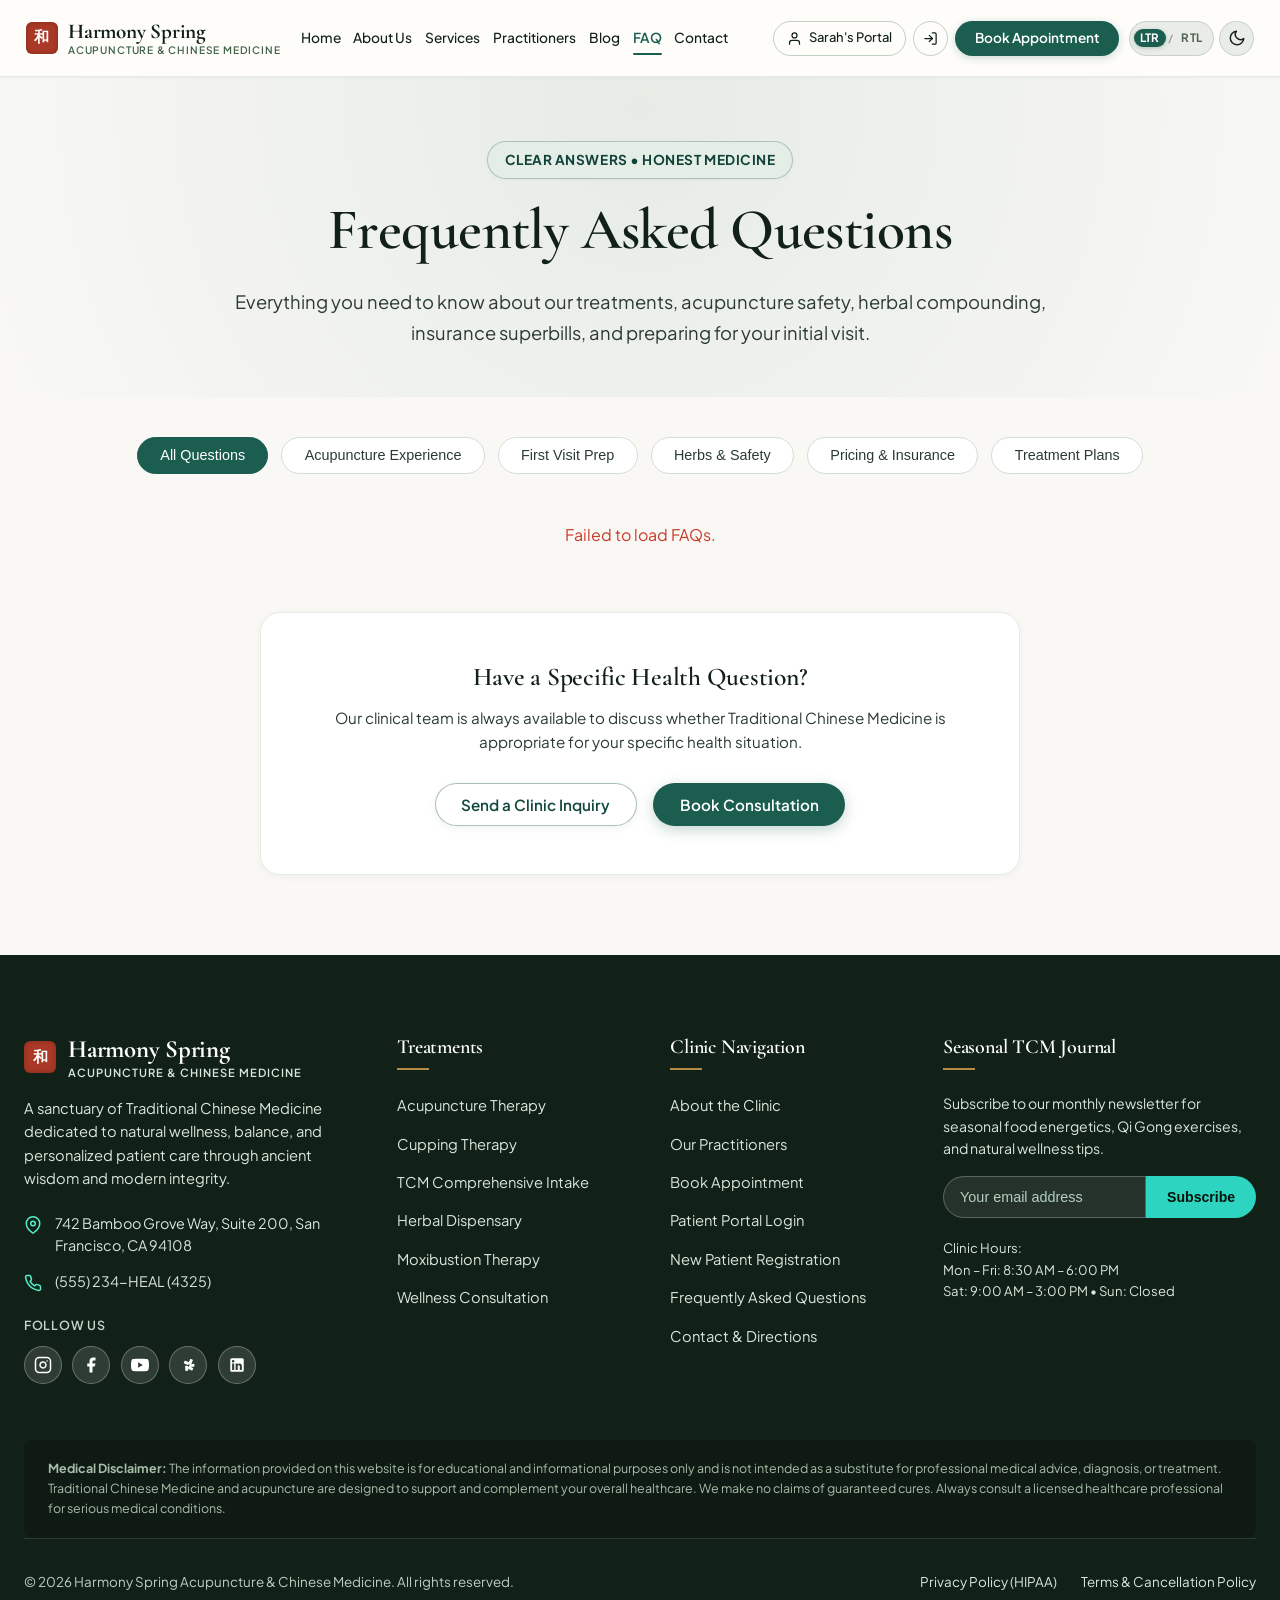
<file: Acupuncture & Traditional Chinese Medicine Clinic/faq.html>
<!DOCTYPE html>
<html lang="en">
<head>
  <meta charset="UTF-8">
  <meta name="viewport" content="width=device-width, initial-scale=1.0">
  <title>Frequently Asked Questions | Harmony Spring Acupuncture & Chinese Medicine</title>
  <meta name="description" content="Answers to common questions about acupuncture sensations, needle sterility, Chinese herbal safety, insurance superbills, and what to expect on your first visit.">
  <link rel="stylesheet" href="assets/css/style.css">
  <link rel="icon" type="image/svg+xml" href="data:image/svg+xml,<svg xmlns='http://www.w3.org/2000/svg' viewBox='0 0 24 24' fill='%231b5e50'><circle cx='12' cy='12' r='10'/><path d='M12 2a10 10 0 0 0 0 20 5 5 0 0 0 0-10 5 5 0 0 1 0-10z' fill='%23f9f8f5'/></svg>">
</head>
<body>

  <!-- Sticky Header Wrapper (Notice Bar + Main Navigation) -->
  <div class="sticky-header-wrapper">

    <!-- Header & Navigation -->
    <header class="header">
      <div class="container">
        <nav class="navbar">
          <a href="index.html" class="logo-brand">
            <span class="tcm-seal" title="Harmony">和</span>
            <div class="logo-text-wrap">
              <span class="logo-title">Harmony Spring</span>
              <span class="logo-subtitle">Acupuncture &amp; Chinese Medicine</span>
            </div>
          </a>

          <ul class="nav-links">
            <li><a href="index.html" class="nav-link">Home</a></li>
            <li><a href="about.html" class="nav-link">About Us</a></li>
            <li><a href="services.html" class="nav-link">Services</a></li>
            <li><a href="practitioners.html" class="nav-link">Practitioners</a></li>
            <li><a href="blog.html" class="nav-link">Blog</a></li>
            <li><a href="faq.html" class="nav-link active">FAQ</a></li>
            <li><a href="contact.html" class="nav-link">Contact</a></li>
          </ul>

          <div class="nav-actions">
            <div id="navAuthSlot">
              <a href="dashboard.html" class="nav-portal-btn" id="navPortalBtn" title="Sarah's Portal">
                <svg width="15" height="15" viewBox="0 0 24 24" fill="none" stroke="currentColor" stroke-width="2" stroke-linecap="round" stroke-linejoin="round">
                  <path d="M20 21v-2a4 4 0 0 0-4-4H8a4 4 0 0 0-4 4v2"></path>
                  <circle cx="12" cy="7" r="4"></circle>
                </svg>
                <span class="nav-portal-text">Sarah's Portal</span>
              </a>
              <button type="button" class="nav-auth-icon-btn" id="navAuthIconBtn" title="Account Action" aria-label="Account Action">
                <svg width="15" height="15" viewBox="0 0 24 24" fill="none" stroke="currentColor" stroke-width="2" stroke-linecap="round" stroke-linejoin="round">
                  <path d="M9 21H5a2 2 0 0 1-2-2V5a2 2 0 0 1 2-2h4"></path>
                  <polyline points="16 17 21 12 16 7"></polyline>
                  <line x1="21" y1="12" x2="9" y2="12"></line>
                </svg>
              </button>
            </div>
            <a href="booking.html" class="btn btn-primary btn-sm btn-book-nav">Book Appointment</a>
            <div class="nav-controls">
              <button class="nav-pill-btn dir-toggle-btn" id="dirToggleBtn" type="button" title="Switch text direction (LTR / RTL)" aria-label="Toggle text direction">
                <span class="dir-opt active" data-dir="ltr">LTR</span>
                <span class="dir-divider">/</span>
                <span class="dir-opt" data-dir="rtl">RTL</span>
              </button>
              <button class="nav-icon-btn theme-toggle-btn" id="themeToggleBtn" type="button" title="Switch to Dark Mode" aria-label="Toggle dark mode">
                <svg class="theme-icon-sun" width="18" height="18" viewBox="0 0 24 24" fill="none" stroke="currentColor" stroke-width="2" stroke-linecap="round" stroke-linejoin="round">
                  <circle cx="12" cy="12" r="5"></circle>
                  <line x1="12" y1="1" x2="12" y2="3"></line>
                  <line x1="12" y1="21" x2="12" y2="23"></line>
                  <line x1="4.22" y1="4.22" x2="5.64" y2="5.64"></line>
                  <line x1="18.36" y1="18.36" x2="19.78" y2="19.78"></line>
                  <line x1="1" y1="12" x2="3" y2="12"></line>
                  <line x1="21" y1="12" x2="23" y2="12"></line>
                  <line x1="4.22" y1="19.78" x2="5.64" y2="18.36"></line>
                  <line x1="18.36" y1="5.64" x2="19.78" y2="4.22"></line>
                </svg>
                <svg class="theme-icon-moon" width="18" height="18" viewBox="0 0 24 24" fill="none" stroke="currentColor" stroke-width="2" stroke-linecap="round" stroke-linejoin="round">
                  <path d="M21 12.79A9 9 0 1 1 11.21 3 7 7 0 0 0 21 12.79z"></path>
                </svg>
              </button>
            </div>
            <button class="mobile-nav-toggle" aria-label="Open Navigation Menu">&#9776;</button>
          </div>
        </nav>
      </div>
    </header>
  </div>

  <!-- Mobile Drawer Navigation -->
  <div class="mobile-nav-overlay"></div>
  <div class="mobile-nav-drawer">
    <div class="mobile-nav-header">
      <div class="logo-brand">
        <span class="tcm-seal">和</span>
        <div class="logo-text-wrap">
          <span class="logo-title" style="font-size:1.3rem;">Harmony Spring</span>
          <span class="logo-subtitle" style="font-size:0.62rem;letter-spacing:0.08em;text-transform:uppercase;color:var(--c-sage-600);font-weight:600;">Acupuncture &amp; Chinese Medicine</span>
        </div>
      </div>
      <button class="mobile-nav-close" aria-label="Close Navigation Menu">&times;</button>
    </div>
    <ul class="mobile-nav-list">
      <li><a href="index.html">Home</a></li>
      <li><a href="about.html">About Us</a></li>
      <li><a href="services.html">Services &amp; Treatments</a></li>
      <li><a href="practitioners.html">Practitioners</a></li>
      <li><a href="blog.html">Blog</a></li>
      <li><a href="faq.html">FAQ</a></li>
      <li><a href="contact.html">Contact Us</a></li>
    </ul>
    <div id="mobileNavAuthSlot" style="margin-top:auto;">
      <a href="login.html" class="btn btn-secondary btn-block" style="margin-bottom:0.8rem;">Patient Login</a>
      <a href="booking.html" class="btn btn-primary btn-block">Book Appointment</a>
    </div>
  </div>

  <main>
    <section class="section" style="padding:4rem 0 3rem;background:radial-gradient(circle at 50% 10%, rgba(203, 217, 206, 0.4) 0%, rgba(249, 248, 245, 0.95) 100%);">
      <div class="container container-narrow" style="text-align:center;">
        <span class="tcm-badge" style="margin-bottom:1rem;">Clear Answers &bull; Honest Medicine</span>
        <h1 style="margin-bottom:1.2rem;">Frequently Asked Questions</h1>
        <p style="font-size:1.15rem;color:var(--c-ink-body);line-height:1.7;">
          Everything you need to know about our treatments, acupuncture safety, herbal compounding, insurance superbills, and preparing for your initial visit.
        </p>
      </div>
    </section>

    <section class="section" style="padding-top:2.5rem;padding-bottom:5rem;">
      <div class="container">
        <!-- Category Filter Buttons -->
        <div class="services-filter-bar" style="margin-bottom:3rem;" id="faqCategoryFilterGroup">
          <button class="filter-btn active" data-category="all">All Questions</button>
          <button class="filter-btn" data-category="Acupuncture Experience">Acupuncture Experience</button>
          <button class="filter-btn" data-category="First Visit">First Visit Prep</button>
          <button class="filter-btn" data-category="Herbal Formulas">Herbs &amp; Safety</button>
          <button class="filter-btn" data-category="Pricing & Insurance">Pricing &amp; Insurance</button>
          <button class="filter-btn" data-category="Treatment Plans">Treatment Plans</button>
        </div>

        <div class="faq-accordion-wrap" id="fullFaqListContainer">
          <!-- Accordion elements injected dynamically -->
        </div>

        <!-- Have more questions callout -->
        <div style="text-align:center;margin-top:4rem;background:#fff;border:1px solid var(--c-border-light);border-radius:var(--radius-lg);padding:3rem 2rem;box-shadow:var(--shadow-sm);max-width:760px;margin-left:auto;margin-right:auto;">
          <h3 style="font-size:1.6rem;margin-bottom:0.8rem;">Have a Specific Health Question?</h3>
          <p style="color:var(--c-ink-body);font-size:0.95rem;margin-bottom:1.8rem;line-height:1.6;">
            Our clinical team is always available to discuss whether Traditional Chinese Medicine is appropriate for your specific health situation.
          </p>
          <div style="display:flex;gap:1rem;justify-content:center;flex-wrap:wrap;">
            <a href="contact.html" class="btn btn-secondary">Send a Clinic Inquiry</a>
            <a href="booking.html" class="btn btn-primary">Book Consultation</a>
          </div>
        </div>
      </div>
    </section>
  </main>

  <!-- Footer -->
  <footer class="footer">
    <div class="container">
      <div class="footer-top-grid">
        <div class="footer-brand">
          <div class="logo-brand" style="margin-bottom:1.1rem;">
            <span class="tcm-seal">和</span>
            <div class="logo-text-wrap">
              <span class="logo-title" style="color:#ffffff;font-size:1.55rem;">Harmony Spring</span>
              <span class="logo-subtitle" style="color:var(--c-sage-300);font-size:0.7rem;letter-spacing:0.09em;text-transform:uppercase;font-weight:600;margin-top:2px;">Acupuncture &amp; Chinese Medicine</span>
            </div>
          </div>
          <p class="footer-tagline">
            A sanctuary of Traditional Chinese Medicine dedicated to natural wellness, balance, and personalized patient care through ancient wisdom and modern integrity.
          </p>
          <div class="footer-info-item">
            <svg width="18" height="18" viewBox="0 0 24 24" fill="none" stroke="currentColor" stroke-width="2"><path d="M21 10c0 7-9 13-9 13s-9-6-9-13a9 9 0 0 1 18 0z"/><circle cx="12" cy="10" r="3"/></svg>
            <span>742 Bamboo Grove Way, Suite 200, San Francisco, CA 94108</span>
          </div>
          <div class="footer-info-item">
            <svg width="18" height="18" viewBox="0 0 24 24" fill="none" stroke="currentColor" stroke-width="2"><path d="M22 16.92v3a2 2 0 0 1-2.18 2 19.79 19.79 0 0 1-8.63-3.07 19.5 19.5 0 0 1-6-6 19.79 19.79 0 0 1-3.07-8.67A2 2 0 0 1 4.11 2h3a2 2 0 0 1 2 1.72 12.84 12.84 0 0 0 .7 2.81 2 2 0 0 1-.45 2.11L8.09 9.91a16 16 0 0 0 6 6l1.27-1.27a2 2 0 0 1 2.11-.45 12.84 12.84 0 0 0 2.81.7A2 2 0 0 1 22 16.92z"/></svg>
            <span>(555) 234-HEAL (4325)</span>
          </div>
          <div class="footer-social-wrap">
            <span class="footer-social-label">Follow Us</span>
            <div class="footer-social-links">
              <a href="https://instagram.com" target="_blank" rel="noopener noreferrer" class="footer-social-link" aria-label="Follow Harmony Spring on Instagram" title="Instagram">
                <svg viewBox="0 0 24 24" fill="none" stroke="currentColor" stroke-width="2" stroke-linecap="round" stroke-linejoin="round"><rect x="2" y="2" width="20" height="20" rx="5" ry="5"/><path d="M16 11.37A4 4 0 1 1 12.63 8 4 4 0 0 1 16 11.37z"/><line x1="17.5" y1="6.5" x2="17.51" y2="6.5"/></svg>
              </a>
              <a href="https://facebook.com" target="_blank" rel="noopener noreferrer" class="footer-social-link" aria-label="Follow Harmony Spring on Facebook" title="Facebook">
                <svg viewBox="0 0 24 24" fill="currentColor"><path d="M18 2h-3a5 5 0 0 0-5 5v3H7v4h3v8h4v-8h3l1-4h-4V7a1 1 0 0 1 1-1h3z"/></svg>
              </a>
              <a href="https://youtube.com" target="_blank" rel="noopener noreferrer" class="footer-social-link" aria-label="Subscribe to Harmony Spring on YouTube" title="YouTube">
                <svg viewBox="0 0 24 24" fill="currentColor"><path fill-rule="evenodd" clip-rule="evenodd" d="M23.5 6.19a3.02 3.02 0 0 0-2.12-2.14C19.5 3.55 12 3.55 12 3.55s-7.5 0-9.38.5A3.02 3.02 0 0 0 .5 6.2C0 8.07 0 12 0 12s0 3.93.5 5.81a3.02 3.02 0 0 0 2.12 2.14c1.88.5 9.38.5 9.38.5s7.5 0 9.38-.5a3.02 3.02 0 0 0 2.12-2.14C24 15.93 24 12 24 12s0-3.93-.5-5.81zM9.5 15.57V8.43L15.82 12 9.5 15.57z"/></svg>
              </a>
              <a href="https://yelp.com" target="_blank" rel="noopener noreferrer" class="footer-social-link" aria-label="Find Harmony Spring on Yelp" title="Yelp">
                <svg viewBox="0 0 24 24" fill="currentColor"><path d="M11.66 12.01l-4.75-2.09c-.48-.21-.69-.77-.47-1.25l.89-1.92c.22-.48.78-.69 1.26-.47l4.7 2.21c.42.2.56.7.32 1.1l-1.07 1.95c-.17.31-.56.45-.88.47zm.42 1.63l.35 5.17c.04.52-.36.97-.88 1.01l-2.1.14c-.52.04-.97-.36-1.01-.88l-.4-5.18c-.04-.46.3-.85.74-.89l2.22-.15c.44-.03.88.33.91.78zm1.96-.34l4.5 2.6c.45.26.6.84.34 1.29l-1.06 1.83c-.26.45-.84.6-1.29.34l-4.47-2.65c-.39-.23-.5-.73-.25-1.12l1.24-1.85c.2-.3.6-.42.99-.44zm.64-1.95l4.89-.98c.51-.1.93.3.93.82v2.11c0 .52-.42.94-.94.94l-4.9-.1c-.46 0-.82-.36-.83-.82l-.04-2.22c0-.4.36-.75.76-.75zm-1.89-1.93l1.83-4.84c.18-.49.73-.74 1.22-.55l1.97.75c.49.19.74.74.55 1.23l-1.89 4.82c-.17.43-.66.62-1.07.43l-2.07-.88c-.37-.16-.54-.6-.54-.96z"/></svg>
              </a>
              <a href="https://linkedin.com" target="_blank" rel="noopener noreferrer" class="footer-social-link" aria-label="Connect with Harmony Spring on LinkedIn" title="LinkedIn">
                <svg viewBox="0 0 24 24" fill="currentColor"><path d="M19 3a2 2 0 0 1 2 2v14a2 2 0 0 1-2 2H5a2 2 0 0 1-2-2V5a2 2 0 0 1 2-2h14m-.5 15.5v-5.3a3.26 3.26 0 0 0-3.26-3.26c-.85 0-1.84.52-2.28 1.3v-1.11h-2.79v8.37h2.79v-4.93c0-.77.62-1.4 1.39-1.4a1.4 1.4 0 0 1 1.4 1.4v4.93h2.75M6.88 8.56a1.68 1.68 0 0 0 1.68-1.68c0-.93-.75-1.69-1.68-1.69a1.69 1.69 0 0 0-1.69 1.69c0 .93.76 1.68 1.69 1.68m1.39 9.94v-8.37H5.5v8.37h2.77z"/></svg>
              </a>
            </div>
          </div>
        </div>

        <div>
          <h4 class="footer-heading">Treatments</h4>
          <ul class="footer-links">
            <li><a href="service-detail.html?service=acupuncture">Acupuncture Therapy</a></li>
            <li><a href="service-detail.html?service=cupping">Cupping Therapy</a></li>
            <li><a href="service-detail.html?service=tcm-consultation">TCM Comprehensive Intake</a></li>
            <li><a href="service-detail.html?service=herbal-medicine">Herbal Dispensary</a></li>
            <li><a href="service-detail.html?service=moxibustion">Moxibustion Therapy</a></li>
            <li><a href="service-detail.html?service=wellness-consultation">Wellness Consultation</a></li>
          </ul>
        </div>

        <div>
          <h4 class="footer-heading">Clinic Navigation</h4>
          <ul class="footer-links">
            <li><a href="about.html">About the Clinic</a></li>
            <li><a href="practitioners.html">Our Practitioners</a></li>
            <li><a href="booking.html">Book Appointment</a></li>
            <li><a href="login.html">Patient Portal Login</a></li>
            <li><a href="register.html">New Patient Registration</a></li>
            <li><a href="faq.html">Frequently Asked Questions</a></li>
            <li><a href="contact.html">Contact &amp; Directions</a></li>
          </ul>
        </div>

        <div>
          <h4 class="footer-heading">Seasonal TCM Journal</h4>
          <p style="font-size:0.88rem;color:var(--c-sage-300);margin-bottom:1rem;line-height:1.6;">
            Subscribe to our monthly newsletter for seasonal food energetics, Qi Gong exercises, and natural wellness tips.
          </p>
          <form class="newsletter-form">
            <input type="email" class="newsletter-input" placeholder="Your email address" required>
            <button type="submit" class="newsletter-submit">Subscribe</button>
          </form>
          <div style="margin-top:1.2rem;font-size:0.82rem;color:var(--c-sage-400);">
            Clinic Hours:<br>
            Mon – Fri: 8:30 AM – 6:00 PM<br>
            Sat: 9:00 AM – 3:00 PM &bull; Sun: Closed
          </div>
        </div>
      </div>

      <div class="footer-disclaimer-box">
        <strong>Medical Disclaimer:</strong> The information provided on this website is for educational and informational purposes only and is not intended as a substitute for professional medical advice, diagnosis, or treatment. Traditional Chinese Medicine and acupuncture are designed to support and complement your overall healthcare. We make no claims of guaranteed cures. Always consult a licensed healthcare professional for serious medical conditions.
      </div>

      <div class="footer-bottom">
        <div>&copy; 2026 Harmony Spring Acupuncture &amp; Chinese Medicine. All rights reserved.</div>
        <div style="display:flex;gap:1.5rem;">
          <a href="privacy.html" style="color:inherit;">Privacy Policy (HIPAA)</a>
          <a href="terms.html" style="color:inherit;">Terms &amp; Cancellation Policy</a>
        </div>
      </div>
    </div>
  </footer>

  <script src="assets/js/api.js"></script>
  <script src="assets/js/app.js"></script>
  <script>
    document.addEventListener('DOMContentLoaded', async () => {
      const container = document.getElementById('fullFaqListContainer');
      let allFaqs = [];

      try {
        const res = await API.general.getFaqs();
        allFaqs = res.faqs || [];
        renderFaqs(allFaqs);
      } catch (err) {
        container.innerHTML = '<p style="color:#c93b2b;text-align:center;">Failed to load FAQs.</p>';
      }

      function renderFaqs(list) {
        if (list.length === 0) {
          container.innerHTML = '<p style="color:var(--c-ink-muted);text-align:center;">No questions found in this category.</p>';
          return;
        }

        container.innerHTML = list.map((item, idx) => `
          <div class="faq-item ${idx === 0 ? 'active' : ''}" data-category="${item.category}">
            <button class="faq-question-btn" type="button">
              <span style="display:flex;align-items:center;gap:0.75rem;">
                <span class="tcm-badge" style="font-size:0.72rem;padding:0.2rem 0.6rem;">${item.category}</span>
                <span>${item.q}</span>
              </span>
              <svg class="faq-icon-arrow" viewBox="0 0 24 24" fill="none" stroke="currentColor" stroke-width="2"><polyline points="6 9 12 15 18 9"/></svg>
            </button>
            <div class="faq-answer-panel" ${idx === 0 ? 'style="max-height:220px;"' : ''}>
              <div class="faq-answer-content">${item.a}</div>
            </div>
          </div>
        `).join('');

        initFaqAccordions();
      }

      // Filter handling
      const filterBtns = document.querySelectorAll('#faqCategoryFilterGroup .filter-btn');
      filterBtns.forEach(btn => {
        btn.addEventListener('click', () => {
          filterBtns.forEach(b => b.classList.remove('active'));
          btn.classList.add('active');

          const cat = btn.dataset.category;
          if (cat === 'all') {
            renderFaqs(allFaqs);
          } else {
            const filtered = allFaqs.filter(f => f.category.toLowerCase() === cat.toLowerCase());
            renderFaqs(filtered);
          }
        });
      });
    });
  </script>
</body>
</html>
</file>
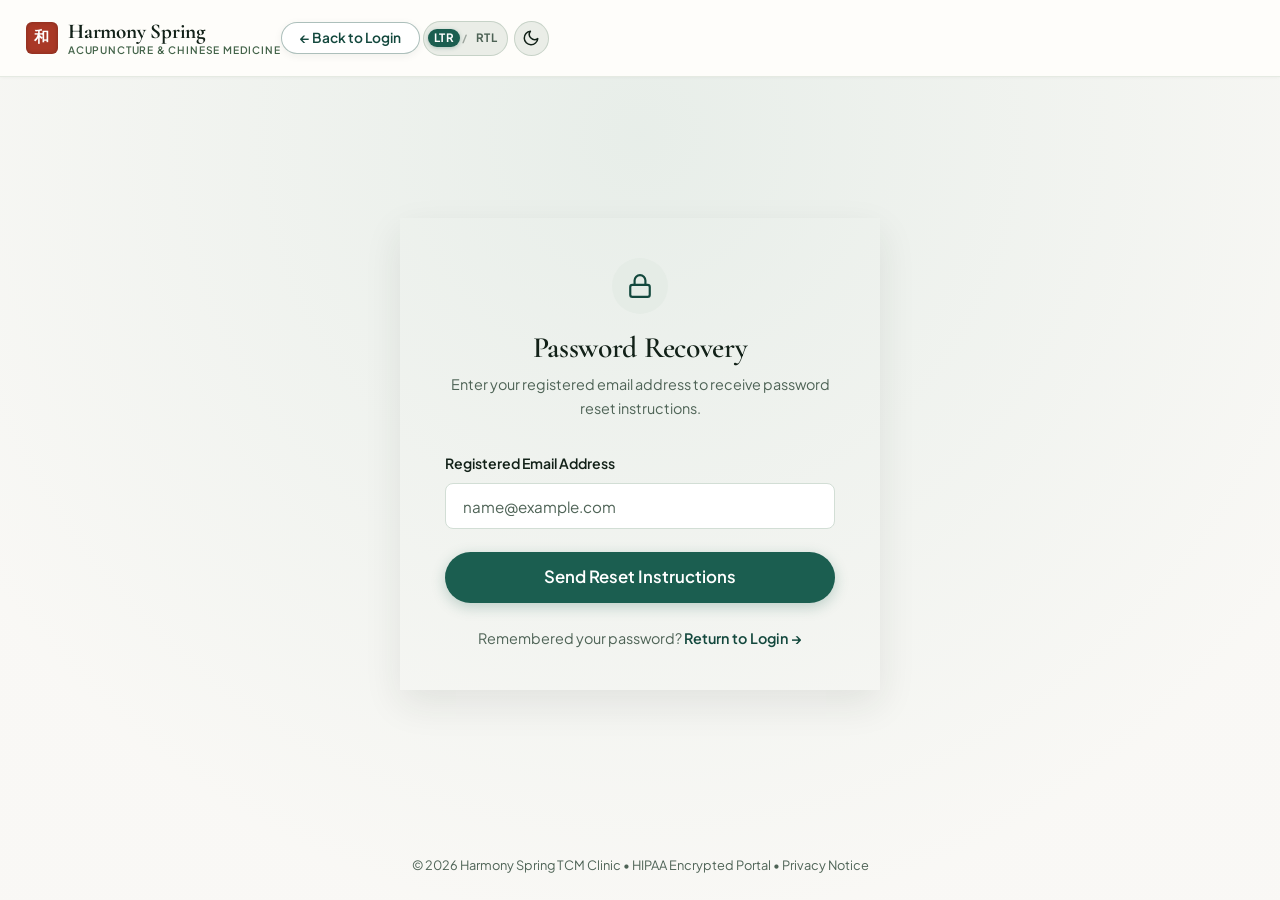
<file: Acupuncture & Traditional Chinese Medicine Clinic/forgot-password.html>
<!DOCTYPE html>
<html lang="en">
<head>
  <meta charset="UTF-8">
  <meta name="viewport" content="width=device-width, initial-scale=1.0">
  <title>Reset Password | Harmony Spring Acupuncture & Chinese Medicine</title>
  <meta name="description" content="Reset your patient portal password securely.">
  <link rel="stylesheet" href="assets/css/style.css">
  <link rel="icon" type="image/svg+xml" href="data:image/svg+xml,<svg xmlns='http://www.w3.org/2000/svg' viewBox='0 0 24 24' fill='%231b5e50'><circle cx='12' cy='12' r='10'/><path d='M12 2a10 10 0 0 0 0 20 5 5 0 0 0 0-10 5 5 0 0 1 0-10z' fill='%23f9f8f5'/></svg>">
</head>
<body style="background:radial-gradient(circle at 50% 15%, rgba(203, 217, 206, 0.45) 0%, rgba(249, 248, 245, 0.98) 80%);">

  <!-- Header -->
  <header class="header">
    <div class="container">
      <nav class="navbar">
        <a href="index.html" class="logo-brand">
          <span class="tcm-seal" title="Harmony">和</span>
          <div class="logo-text-wrap">
            <span class="logo-title">Harmony Spring</span>
            <span class="logo-subtitle">Acupuncture &amp; Chinese Medicine</span>
          </div>
        </a>
        <a href="login.html" class="btn btn-secondary btn-sm">&larr; Back to Login</a>
      </nav>
    </div>
  </header>

  <main style="padding:4rem 1.5rem;display:flex;align-items:center;justify-content:center;flex-grow:1;">
    <div style="max-width:480px;width:100%;">
      <div class="dash-card" style="padding:2.5rem 2.8rem;box-shadow:var(--shadow-lg);">
        
        <!-- Step 1: Request Reset Link Section -->
        <div id="forgotEmailSection">
          <div style="text-align:center;margin-bottom:2rem;">
            <div style="display:inline-flex;align-items:center;justify-content:center;width:56px;height:56px;background:var(--c-sage-100);color:var(--c-jade-600);border-radius:var(--radius-full);margin-bottom:1rem;">
              <svg width="26" height="26" viewBox="0 0 24 24" fill="none" stroke="currentColor" stroke-width="2"><rect x="3" y="11" width="18" height="11" rx="2" ry="2"/><path d="M7 11V7a5 5 0 0 1 10 0v4"/></svg>
            </div>
            <h1 style="font-size:1.85rem;margin-bottom:0.4rem;">Password Recovery</h1>
            <p style="color:var(--c-ink-muted);font-size:0.9rem;">
              Enter your registered email address to receive password reset instructions.
            </p>
          </div>

          <div id="forgotMessage" style="display:none;padding:1rem;margin-bottom:1.5rem;border-radius:var(--radius-sm);font-size:0.9rem;"></div>

          <form id="forgotPasswordForm">
            <div class="form-group">
              <label class="form-label" for="forgotEmail">Registered Email Address</label>
              <input type="email" id="forgotEmail" class="form-control" placeholder="name@example.com" required autocomplete="email">
            </div>

            <button type="submit" id="forgotSubmitBtn" class="btn btn-primary btn-block btn-lg" style="margin-bottom:1.5rem;">
              Send Reset Instructions
            </button>
          </form>
        </div>

        <!-- Step 2: Set New Password Section (Shown when ?token=... is present) -->
        <div id="resetPasswordSection" style="display:none;">
          <div style="text-align:center;margin-bottom:2rem;">
            <div style="display:inline-flex;align-items:center;justify-content:center;width:56px;height:56px;background:var(--c-sage-100);color:var(--c-jade-600);border-radius:var(--radius-full);margin-bottom:1rem;">
              <svg width="26" height="26" viewBox="0 0 24 24" fill="none" stroke="currentColor" stroke-width="2"><path d="M12 22s8-4 8-10V5l-8-3-8 3v7c0 6 8 10 8 10z"/></svg>
            </div>
            <h1 style="font-size:1.85rem;margin-bottom:0.4rem;">Set New Password</h1>
            <p style="color:var(--c-ink-muted);font-size:0.9rem;">
              Please choose a new secure password for your patient account.
            </p>
          </div>

          <div id="resetStatusBox" style="display:none;background:#fdf2f2;border:1px solid #c93b2b;color:#7d1a12;border-radius:var(--radius-sm);padding:0.85rem 1.2rem;margin-bottom:1.5rem;font-size:0.88rem;"></div>

          <form id="resetPasswordForm">
            <div class="form-group">
              <label class="form-label" for="newPassword">New Password</label>
              <div class="password-input-wrap">
                <input type="password" id="newPassword" class="form-control" placeholder="At least 8 characters" required autocomplete="new-password" style="padding-right:2.8rem;">
                <button type="button" class="password-toggle-btn" aria-label="Toggle password visibility">
                  <svg width="18" height="18" viewBox="0 0 24 24" fill="none" stroke="currentColor" stroke-width="2"><path d="M1 12s4-8 11-8 11 8 11 8-4 8-11 8-11-8-11-8z"/><circle cx="12" cy="12" r="3"/></svg>
                </button>
              </div>
            </div>

            <div class="form-group">
              <label class="form-label" for="confirmNewPassword">Confirm New Password</label>
              <div class="password-input-wrap">
                <input type="password" id="confirmNewPassword" class="form-control" placeholder="Re-enter password" required autocomplete="new-password" style="padding-right:2.8rem;">
                <button type="button" class="password-toggle-btn" aria-label="Toggle password visibility">
                  <svg width="18" height="18" viewBox="0 0 24 24" fill="none" stroke="currentColor" stroke-width="2"><path d="M1 12s4-8 11-8 11 8 11 8-4 8-11 8-11-8-11-8z"/><circle cx="12" cy="12" r="3"/></svg>
                </button>
              </div>
            </div>

            <button type="submit" class="btn btn-primary btn-block btn-lg" style="margin-bottom:1.5rem;">
              Update Password
            </button>
          </form>
        </div>

        <div style="text-align:center;font-size:0.9rem;color:var(--c-ink-muted);">
          Remembered your password? 
          <a href="login.html" style="font-weight:600;color:var(--c-jade-600);">Return to Login &rarr;</a>
        </div>
      </div>
    </div>
  </main>

  <footer style="text-align:center;padding:1.5rem;font-size:0.8rem;color:var(--c-ink-muted);">
    &copy; 2026 Harmony Spring TCM Clinic &bull; HIPAA Encrypted Portal &bull; <a href="privacy.html" style="color:inherit;">Privacy Notice</a>
  </footer>

  <script src="assets/js/api.js"></script>
  <script src="assets/js/app.js"></script>
  <script src="assets/js/auth.js"></script>
</body>
</html>
</file>
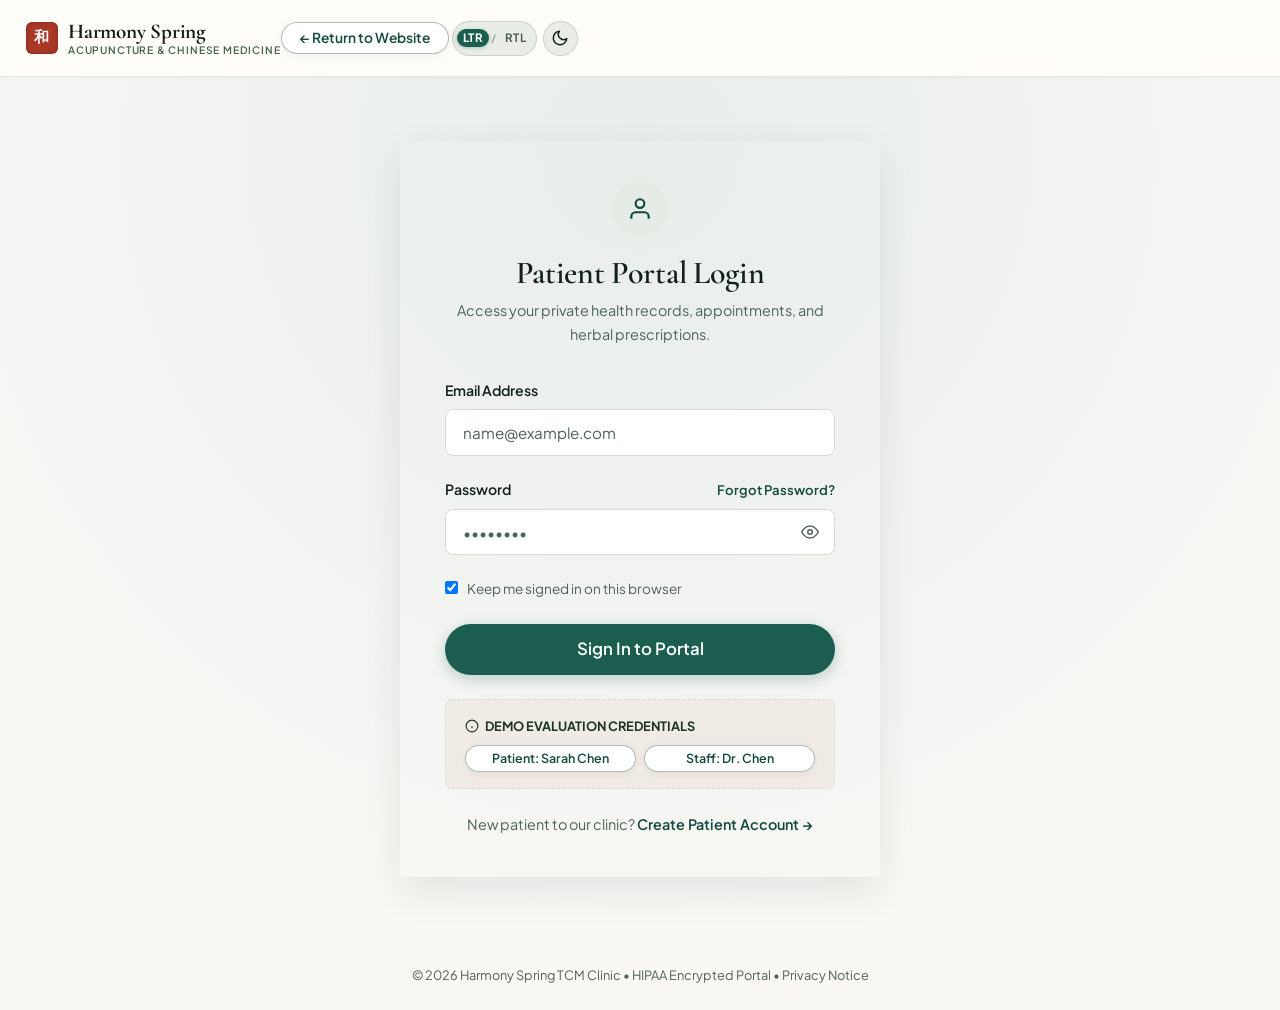
<file: Acupuncture & Traditional Chinese Medicine Clinic/login.html>
<!DOCTYPE html>
<html lang="en">
<head>
  <meta charset="UTF-8">
  <meta name="viewport" content="width=device-width, initial-scale=1.0">
  <title>Patient Portal Login | Harmony Spring Acupuncture & Chinese Medicine</title>
  <meta name="description" content="Secure patient and staff authentication portal. Access your clinical treatment plan, appointments, and authorized herbal prescriptions.">
  <link rel="stylesheet" href="assets/css/style.css">
  <link rel="icon" type="image/svg+xml" href="data:image/svg+xml,<svg xmlns='http://www.w3.org/2000/svg' viewBox='0 0 24 24' fill='%231b5e50'><circle cx='12' cy='12' r='10'/><path d='M12 2a10 10 0 0 0 0 20 5 5 0 0 0 0-10 5 5 0 0 1 0-10z' fill='%23f9f8f5'/></svg>">
</head>
<body style="background:radial-gradient(circle at 50% 15%, rgba(203, 217, 206, 0.45) 0%, rgba(249, 248, 245, 0.98) 80%);">

  <!-- Header -->
  <header class="header">
    <div class="container">
      <nav class="navbar">
        <a href="index.html" class="logo-brand">
          <span class="tcm-seal" title="Harmony">和</span>
          <div class="logo-text-wrap">
            <span class="logo-title">Harmony Spring</span>
            <span class="logo-subtitle">Acupuncture &amp; Chinese Medicine</span>
          </div>
        </a>
        <a href="index.html" class="btn btn-secondary btn-sm">&larr; Return to Website</a>
      </nav>
    </div>
  </header>

  <main style="padding:4rem 1.5rem;display:flex;align-items:center;justify-content:center;flex-grow:1;">
    <div style="max-width:480px;width:100%;">
      <!-- Card -->
      <div class="dash-card" style="padding:2.5rem 2.8rem;box-shadow:var(--shadow-lg);">
        <div style="text-align:center;margin-bottom:2rem;">
          <div style="display:inline-flex;align-items:center;justify-content:center;width:56px;height:56px;background:var(--c-sage-100);color:var(--c-jade-600);border-radius:var(--radius-full);margin-bottom:1rem;">
            <svg width="26" height="26" viewBox="0 0 24 24" fill="none" stroke="currentColor" stroke-width="2"><path d="M20 21v-2a4 4 0 0 0-4-4H8a4 4 0 0 0-4 4v2"/><circle cx="12" cy="7" r="4"/></svg>
          </div>
          <h1 style="font-size:2rem;margin-bottom:0.4rem;">Patient Portal Login</h1>
          <p style="color:var(--c-ink-muted);font-size:0.9rem;">
            Access your private health records, appointments, and herbal prescriptions.
          </p>
        </div>

        <!-- Error Alert -->
        <div id="loginErrorAlert" style="display:none;background:#fdf2f2;border:1px solid #c93b2b;color:#7d1a12;border-radius:var(--radius-sm);padding:0.85rem 1.2rem;margin-bottom:1.5rem;font-size:0.88rem;"></div>

        <!-- Form -->
        <form id="loginForm">
          <div class="form-group">
            <label class="form-label" for="loginEmail">Email Address</label>
            <input type="email" id="loginEmail" class="form-control" placeholder="name@example.com" required autocomplete="email">
          </div>

          <div class="form-group">
            <div style="display:flex;justify-content:space-between;align-items:center;margin-bottom:0.45rem;">
              <label class="form-label" for="loginPassword" style="margin-bottom:0;">Password</label>
              <a href="forgot-password.html" style="font-size:0.82rem;color:var(--c-jade-600);font-weight:600;">Forgot Password?</a>
            </div>
            <div class="password-input-wrap">
              <input type="password" id="loginPassword" class="form-control" placeholder="••••••••" required autocomplete="current-password" style="padding-right:2.8rem;">
              <button type="button" class="password-toggle-btn" aria-label="Toggle password visibility">
                <svg width="18" height="18" viewBox="0 0 24 24" fill="none" stroke="currentColor" stroke-width="2"><path d="M1 12s4-8 11-8 11 8 11 8-4 8-11 8-11-8-11-8z"/><circle cx="12" cy="12" r="3"/></svg>
              </button>
            </div>
          </div>

          <div class="form-check" style="margin-bottom:1.5rem;">
            <input type="checkbox" id="loginRemember" checked>
            <label for="loginRemember" style="font-size:0.85rem;color:var(--c-ink-muted);">Keep me signed in on this browser</label>
          </div>

          <button type="submit" id="loginSubmitBtn" class="btn btn-primary btn-block btn-lg" style="margin-bottom:1.5rem;">
            Sign In to Portal
          </button>
        </form>

        <!-- Demo Credentials Autofill Helper Box -->
        <div style="background:var(--c-cream-muted);border:1px dashed var(--c-border);border-radius:var(--radius-sm);padding:1rem 1.2rem;margin-bottom:1.5rem;">
          <div style="display:flex;align-items:center;gap:0.4rem;font-size:0.8rem;color:var(--c-sage-800);font-weight:700;margin-bottom:0.5rem;">
            <svg width="14" height="14" viewBox="0 0 24 24" fill="none" stroke="currentColor" stroke-width="2"><circle cx="12" cy="12" r="10"/><line x1="12" y1="16" x2="12" y2="12"/><line x1="12" y1="8" x2="12.01" y2="8"/></svg>
            DEMO EVALUATION CREDENTIALS
          </div>
          <div style="display:flex;gap:0.5rem;flex-wrap:wrap;">
            <button type="button" id="demoPatientFill" class="btn btn-secondary btn-sm" style="flex:1;font-size:0.78rem;padding:0.4rem 0.6rem;">
              Patient: Sarah Chen
            </button>
            <button type="button" id="demoDoctorFill" class="btn btn-secondary btn-sm" style="flex:1;font-size:0.78rem;padding:0.4rem 0.6rem;">
              Staff: Dr. Chen
            </button>
          </div>
        </div>

        <div style="text-align:center;font-size:0.9rem;color:var(--c-ink-muted);">
          New patient to our clinic? 
          <a href="register.html" style="font-weight:600;color:var(--c-jade-600);">Create Patient Account &rarr;</a>
        </div>
      </div>
    </div>
  </main>

  <!-- Simple Footer -->
  <footer style="text-align:center;padding:1.5rem;font-size:0.8rem;color:var(--c-ink-muted);">
    &copy; 2026 Harmony Spring TCM Clinic &bull; HIPAA Encrypted Portal &bull; <a href="privacy.html" style="color:inherit;">Privacy Notice</a>
  </footer>

  <script src="assets/js/api.js"></script>
  <script src="assets/js/app.js"></script>
  <script src="assets/js/auth.js"></script>
</body>
</html>
</file>
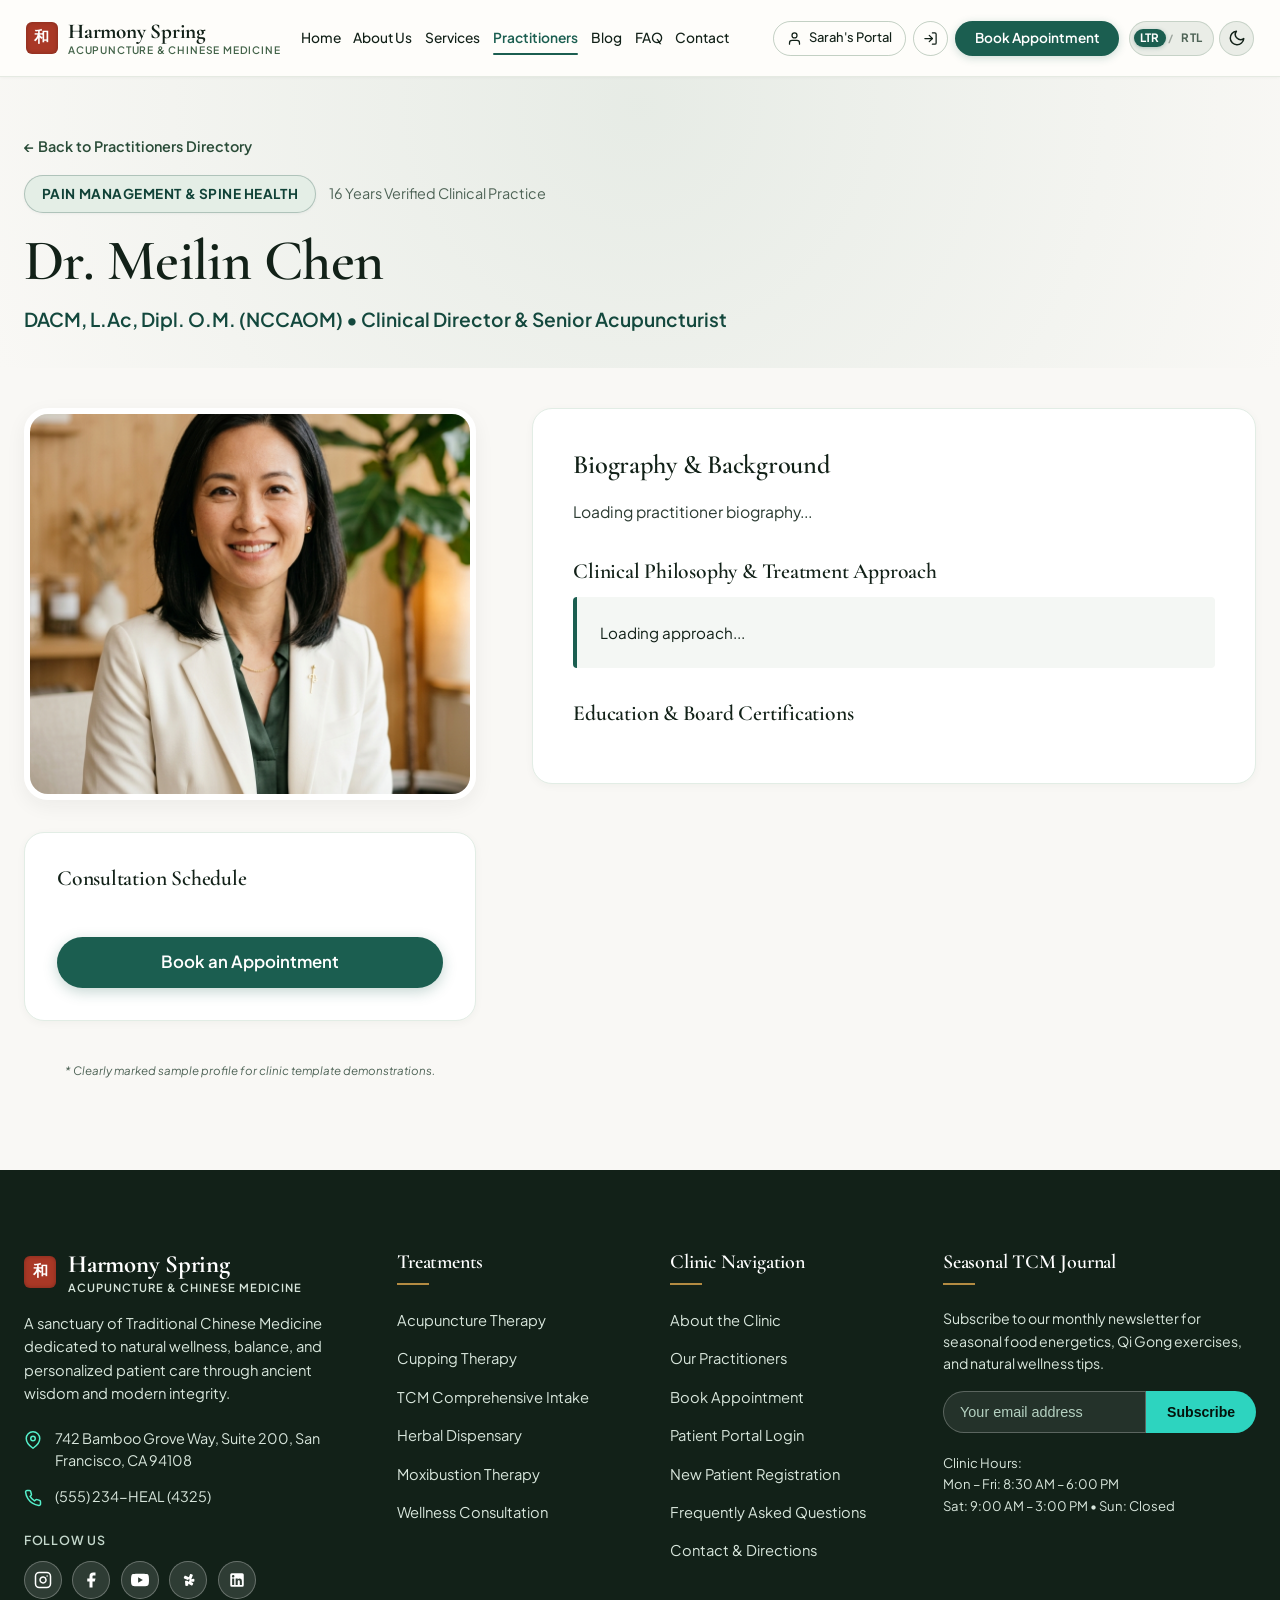
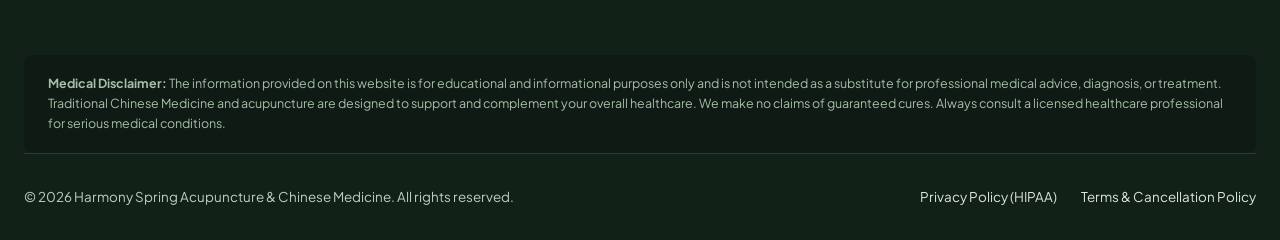
<file: Acupuncture & Traditional Chinese Medicine Clinic/practitioner-detail.html>
<!DOCTYPE html>
<html lang="en">
<head>
  <meta charset="UTF-8">
  <meta name="viewport" content="width=device-width, initial-scale=1.0">
  <title>Practitioner Profile | Harmony Spring Acupuncture & Chinese Medicine</title>
  <meta name="description" content="View verified practitioner credentials, clinical approach, education, and available consultation schedule.">
  <link rel="stylesheet" href="assets/css/style.css">
  <link rel="icon" type="image/svg+xml" href="data:image/svg+xml,<svg xmlns='http://www.w3.org/2000/svg' viewBox='0 0 24 24' fill='%231b5e50'><circle cx='12' cy='12' r='10'/><path d='M12 2a10 10 0 0 0 0 20 5 5 0 0 0 0-10 5 5 0 0 1 0-10z' fill='%23f9f8f5'/></svg>">
</head>
<body>

  <!-- Sticky Header Wrapper (Notice Bar + Main Navigation) -->
  <div class="sticky-header-wrapper">

    <!-- Header & Navigation -->
    <header class="header">
      <div class="container">
        <nav class="navbar">
          <a href="index.html" class="logo-brand">
            <span class="tcm-seal" title="Harmony">和</span>
            <div class="logo-text-wrap">
              <span class="logo-title">Harmony Spring</span>
              <span class="logo-subtitle">Acupuncture &amp; Chinese Medicine</span>
            </div>
          </a>

          <ul class="nav-links">
            <li><a href="index.html" class="nav-link">Home</a></li>
            <li><a href="about.html" class="nav-link">About Us</a></li>
            <li><a href="services.html" class="nav-link">Services</a></li>
            <li><a href="practitioners.html" class="nav-link active">Practitioners</a></li>
            <li><a href="blog.html" class="nav-link">Blog</a></li>
            <li><a href="faq.html" class="nav-link">FAQ</a></li>
            <li><a href="contact.html" class="nav-link">Contact</a></li>
          </ul>

          <div class="nav-actions">
            <div id="navAuthSlot">
              <a href="dashboard.html" class="nav-portal-btn" id="navPortalBtn" title="Sarah's Portal">
                <svg width="15" height="15" viewBox="0 0 24 24" fill="none" stroke="currentColor" stroke-width="2" stroke-linecap="round" stroke-linejoin="round">
                  <path d="M20 21v-2a4 4 0 0 0-4-4H8a4 4 0 0 0-4 4v2"></path>
                  <circle cx="12" cy="7" r="4"></circle>
                </svg>
                <span class="nav-portal-text">Sarah's Portal</span>
              </a>
              <button type="button" class="nav-auth-icon-btn" id="navAuthIconBtn" title="Account Action" aria-label="Account Action">
                <svg width="15" height="15" viewBox="0 0 24 24" fill="none" stroke="currentColor" stroke-width="2" stroke-linecap="round" stroke-linejoin="round">
                  <path d="M9 21H5a2 2 0 0 1-2-2V5a2 2 0 0 1 2-2h4"></path>
                  <polyline points="16 17 21 12 16 7"></polyline>
                  <line x1="21" y1="12" x2="9" y2="12"></line>
                </svg>
              </button>
            </div>
            <a href="booking.html" class="btn btn-primary btn-sm btn-book-nav">Book Appointment</a>
            <div class="nav-controls">
              <button class="nav-pill-btn dir-toggle-btn" id="dirToggleBtn" type="button" title="Switch text direction (LTR / RTL)" aria-label="Toggle text direction">
                <span class="dir-opt active" data-dir="ltr">LTR</span>
                <span class="dir-divider">/</span>
                <span class="dir-opt" data-dir="rtl">RTL</span>
              </button>
              <button class="nav-icon-btn theme-toggle-btn" id="themeToggleBtn" type="button" title="Switch to Dark Mode" aria-label="Toggle dark mode">
                <svg class="theme-icon-sun" width="18" height="18" viewBox="0 0 24 24" fill="none" stroke="currentColor" stroke-width="2" stroke-linecap="round" stroke-linejoin="round">
                  <circle cx="12" cy="12" r="5"></circle>
                  <line x1="12" y1="1" x2="12" y2="3"></line>
                  <line x1="12" y1="21" x2="12" y2="23"></line>
                  <line x1="4.22" y1="4.22" x2="5.64" y2="5.64"></line>
                  <line x1="18.36" y1="18.36" x2="19.78" y2="19.78"></line>
                  <line x1="1" y1="12" x2="3" y2="12"></line>
                  <line x1="21" y1="12" x2="23" y2="12"></line>
                  <line x1="4.22" y1="19.78" x2="5.64" y2="18.36"></line>
                  <line x1="18.36" y1="5.64" x2="19.78" y2="4.22"></line>
                </svg>
                <svg class="theme-icon-moon" width="18" height="18" viewBox="0 0 24 24" fill="none" stroke="currentColor" stroke-width="2" stroke-linecap="round" stroke-linejoin="round">
                  <path d="M21 12.79A9 9 0 1 1 11.21 3 7 7 0 0 0 21 12.79z"></path>
                </svg>
              </button>
            </div>
            <button class="mobile-nav-toggle" aria-label="Open Navigation Menu">&#9776;</button>
          </div>
        </nav>
      </div>
    </header>
  </div>

  <!-- Mobile Drawer Navigation -->
  <div class="mobile-nav-overlay"></div>
  <div class="mobile-nav-drawer">
    <div class="mobile-nav-header">
      <div class="logo-brand">
        <span class="tcm-seal">和</span>
        <div class="logo-text-wrap">
          <span class="logo-title" style="font-size:1.3rem;">Harmony Spring</span>
          <span class="logo-subtitle" style="font-size:0.62rem;letter-spacing:0.08em;text-transform:uppercase;color:var(--c-sage-600);font-weight:600;">Acupuncture &amp; Chinese Medicine</span>
        </div>
      </div>
      <button class="mobile-nav-close" aria-label="Close Navigation Menu">&times;</button>
    </div>
    <ul class="mobile-nav-list">
      <li><a href="index.html">Home</a></li>
      <li><a href="about.html">About Us</a></li>
      <li><a href="services.html">Services &amp; Treatments</a></li>
      <li><a href="practitioners.html">Practitioners</a></li>
      <li><a href="blog.html">Blog</a></li>
      <li><a href="faq.html">FAQ</a></li>
      <li><a href="contact.html">Contact Us</a></li>
    </ul>
    <div id="mobileNavAuthSlot" style="margin-top:auto;">
      <a href="login.html" class="btn btn-secondary btn-block" style="margin-bottom:0.8rem;">Patient Login</a>
      <a href="booking.html" class="btn btn-primary btn-block">Book Appointment</a>
    </div>
  </div>

  <main>
    <section class="section" style="padding:3.5rem 0 2rem;background:radial-gradient(circle at 50% 10%, rgba(203, 217, 206, 0.4) 0%, rgba(249, 248, 245, 0.95) 100%);">
      <div class="container">
        <div style="margin-bottom:1rem;">
          <a href="practitioners.html" style="font-size:0.9rem;display:inline-flex;align-items:center;gap:0.4rem;color:var(--c-sage-700);font-weight:600;">
            &larr; Back to Practitioners Directory
          </a>
        </div>
        <div style="display:flex;align-items:center;gap:0.8rem;margin-bottom:0.8rem;">
          <span class="tcm-badge" id="docSpecialtyBadge">Pain Management &amp; Spine Health</span>
          <span style="font-size:0.9rem;color:var(--c-ink-muted);" id="docExpYears">16 Years Verified Clinical Practice</span>
        </div>
        <h1 id="docName" style="margin-bottom:0.4rem;">Dr. Meilin Chen</h1>
        <p id="docCredentials" style="font-size:1.2rem;color:var(--c-jade-600);font-weight:600;">
          DACM, L.Ac, Dipl. O.M. (NCCAOM) &bull; Clinical Director &amp; Senior Acupuncturist
        </p>
      </div>
    </section>

    <section class="section" style="padding-top:2.5rem;">
      <div class="container">
        <div style="display:grid;grid-template-columns:1fr 1.6fr;gap:3.5rem;align-items:start;" class="hero-grid">
          <!-- Left Column: Portrait & Schedule -->
          <div>
            <div style="border-radius:24px;overflow:hidden;box-shadow:var(--shadow-md);margin-bottom:2rem;border:6px solid #fff;">
              <img id="docImage" src="assets/images/practitioner_chen.jpg" alt="Practitioner portrait" style="width:100%;height:380px;object-fit:cover;">
            </div>

            <div style="background:#fff;border:1px solid var(--c-border-light);border-radius:var(--radius-lg);padding:2rem;box-shadow:var(--shadow-sm);margin-bottom:2rem;">
              <h3 style="font-size:1.35rem;margin-bottom:1rem;">Consultation Schedule</h3>
              <div id="docScheduleContainer" style="display:flex;flex-direction:column;gap:0.75rem;font-size:0.9rem;">
                <!-- Schedule injected -->
              </div>
              <div style="margin-top:1.8rem;">
                <a id="docBookBtn" href="booking.html" class="btn btn-primary btn-block btn-lg">
                  Book an Appointment
                </a>
              </div>
            </div>

            <div style="text-align:center;">
              <span class="sample-profile-notice">
                * Clearly marked sample profile for clinic template demonstrations.
              </span>
            </div>
          </div>

          <!-- Right Column: Biography, Approach, Education -->
          <div>
            <div style="background:#fff;border:1px solid var(--c-border-light);border-radius:var(--radius-lg);padding:2.5rem;box-shadow:var(--shadow-sm);margin-bottom:2rem;">
              <h2 style="font-size:1.65rem;margin-bottom:1rem;">Biography &amp; Background</h2>
              <p id="docBio" style="font-size:0.98rem;line-height:1.75;color:var(--c-ink-body);margin-bottom:2rem;">
                Loading practitioner biography...
              </p>

              <h3 style="font-size:1.35rem;margin-bottom:0.8rem;">Clinical Philosophy &amp; Treatment Approach</h3>
              <div style="background:var(--c-sage-50);border-left:4px solid var(--c-jade-500);border-radius:4px;padding:1.4rem;margin-bottom:2rem;">
                <p id="docApproach" style="font-size:0.95rem;line-height:1.7;color:var(--c-ink-dark);margin:0;">
                  Loading approach...
                </p>
              </div>

              <h3 style="font-size:1.35rem;margin-bottom:1rem;">Education &amp; Board Certifications</h3>
              <div id="docEducationContainer">
                <!-- Education injected -->
              </div>
            </div>
          </div>
        </div>
      </div>
    </section>
  </main>

  <!-- Footer -->
  <footer class="footer">
    <div class="container">
      <div class="footer-top-grid">
        <div class="footer-brand">
          <div class="logo-brand" style="margin-bottom:1.1rem;">
            <span class="tcm-seal">和</span>
            <div class="logo-text-wrap">
              <span class="logo-title" style="color:#ffffff;font-size:1.55rem;">Harmony Spring</span>
              <span class="logo-subtitle" style="color:var(--c-sage-300);font-size:0.7rem;letter-spacing:0.09em;text-transform:uppercase;font-weight:600;margin-top:2px;">Acupuncture &amp; Chinese Medicine</span>
            </div>
          </div>
          <p class="footer-tagline">
            A sanctuary of Traditional Chinese Medicine dedicated to natural wellness, balance, and personalized patient care through ancient wisdom and modern integrity.
          </p>
          <div class="footer-info-item">
            <svg width="18" height="18" viewBox="0 0 24 24" fill="none" stroke="currentColor" stroke-width="2"><path d="M21 10c0 7-9 13-9 13s-9-6-9-13a9 9 0 0 1 18 0z"/><circle cx="12" cy="10" r="3"/></svg>
            <span>742 Bamboo Grove Way, Suite 200, San Francisco, CA 94108</span>
          </div>
          <div class="footer-info-item">
            <svg width="18" height="18" viewBox="0 0 24 24" fill="none" stroke="currentColor" stroke-width="2"><path d="M22 16.92v3a2 2 0 0 1-2.18 2 19.79 19.79 0 0 1-8.63-3.07 19.5 19.5 0 0 1-6-6 19.79 19.79 0 0 1-3.07-8.67A2 2 0 0 1 4.11 2h3a2 2 0 0 1 2 1.72 12.84 12.84 0 0 0 .7 2.81 2 2 0 0 1-.45 2.11L8.09 9.91a16 16 0 0 0 6 6l1.27-1.27a2 2 0 0 1 2.11-.45 12.84 12.84 0 0 0 2.81.7A2 2 0 0 1 22 16.92z"/></svg>
            <span>(555) 234-HEAL (4325)</span>
          </div>
          <div class="footer-social-wrap">
            <span class="footer-social-label">Follow Us</span>
            <div class="footer-social-links">
              <a href="https://instagram.com" target="_blank" rel="noopener noreferrer" class="footer-social-link" aria-label="Follow Harmony Spring on Instagram" title="Instagram">
                <svg viewBox="0 0 24 24" fill="none" stroke="currentColor" stroke-width="2" stroke-linecap="round" stroke-linejoin="round"><rect x="2" y="2" width="20" height="20" rx="5" ry="5"/><path d="M16 11.37A4 4 0 1 1 12.63 8 4 4 0 0 1 16 11.37z"/><line x1="17.5" y1="6.5" x2="17.51" y2="6.5"/></svg>
              </a>
              <a href="https://facebook.com" target="_blank" rel="noopener noreferrer" class="footer-social-link" aria-label="Follow Harmony Spring on Facebook" title="Facebook">
                <svg viewBox="0 0 24 24" fill="currentColor"><path d="M18 2h-3a5 5 0 0 0-5 5v3H7v4h3v8h4v-8h3l1-4h-4V7a1 1 0 0 1 1-1h3z"/></svg>
              </a>
              <a href="https://youtube.com" target="_blank" rel="noopener noreferrer" class="footer-social-link" aria-label="Subscribe to Harmony Spring on YouTube" title="YouTube">
                <svg viewBox="0 0 24 24" fill="currentColor"><path fill-rule="evenodd" clip-rule="evenodd" d="M23.5 6.19a3.02 3.02 0 0 0-2.12-2.14C19.5 3.55 12 3.55 12 3.55s-7.5 0-9.38.5A3.02 3.02 0 0 0 .5 6.2C0 8.07 0 12 0 12s0 3.93.5 5.81a3.02 3.02 0 0 0 2.12 2.14c1.88.5 9.38.5 9.38.5s7.5 0 9.38-.5a3.02 3.02 0 0 0 2.12-2.14C24 15.93 24 12 24 12s0-3.93-.5-5.81zM9.5 15.57V8.43L15.82 12 9.5 15.57z"/></svg>
              </a>
              <a href="https://yelp.com" target="_blank" rel="noopener noreferrer" class="footer-social-link" aria-label="Find Harmony Spring on Yelp" title="Yelp">
                <svg viewBox="0 0 24 24" fill="currentColor"><path d="M11.66 12.01l-4.75-2.09c-.48-.21-.69-.77-.47-1.25l.89-1.92c.22-.48.78-.69 1.26-.47l4.7 2.21c.42.2.56.7.32 1.1l-1.07 1.95c-.17.31-.56.45-.88.47zm.42 1.63l.35 5.17c.04.52-.36.97-.88 1.01l-2.1.14c-.52.04-.97-.36-1.01-.88l-.4-5.18c-.04-.46.3-.85.74-.89l2.22-.15c.44-.03.88.33.91.78zm1.96-.34l4.5 2.6c.45.26.6.84.34 1.29l-1.06 1.83c-.26.45-.84.6-1.29.34l-4.47-2.65c-.39-.23-.5-.73-.25-1.12l1.24-1.85c.2-.3.6-.42.99-.44zm.64-1.95l4.89-.98c.51-.1.93.3.93.82v2.11c0 .52-.42.94-.94.94l-4.9-.1c-.46 0-.82-.36-.83-.82l-.04-2.22c0-.4.36-.75.76-.75zm-1.89-1.93l1.83-4.84c.18-.49.73-.74 1.22-.55l1.97.75c.49.19.74.74.55 1.23l-1.89 4.82c-.17.43-.66.62-1.07.43l-2.07-.88c-.37-.16-.54-.6-.54-.96z"/></svg>
              </a>
              <a href="https://linkedin.com" target="_blank" rel="noopener noreferrer" class="footer-social-link" aria-label="Connect with Harmony Spring on LinkedIn" title="LinkedIn">
                <svg viewBox="0 0 24 24" fill="currentColor"><path d="M19 3a2 2 0 0 1 2 2v14a2 2 0 0 1-2 2H5a2 2 0 0 1-2-2V5a2 2 0 0 1 2-2h14m-.5 15.5v-5.3a3.26 3.26 0 0 0-3.26-3.26c-.85 0-1.84.52-2.28 1.3v-1.11h-2.79v8.37h2.79v-4.93c0-.77.62-1.4 1.39-1.4a1.4 1.4 0 0 1 1.4 1.4v4.93h2.75M6.88 8.56a1.68 1.68 0 0 0 1.68-1.68c0-.93-.75-1.69-1.68-1.69a1.69 1.69 0 0 0-1.69 1.69c0 .93.76 1.68 1.69 1.68m1.39 9.94v-8.37H5.5v8.37h2.77z"/></svg>
              </a>
            </div>
          </div>
        </div>

        <div>
          <h4 class="footer-heading">Treatments</h4>
          <ul class="footer-links">
            <li><a href="service-detail.html?service=acupuncture">Acupuncture Therapy</a></li>
            <li><a href="service-detail.html?service=cupping">Cupping Therapy</a></li>
            <li><a href="service-detail.html?service=tcm-consultation">TCM Comprehensive Intake</a></li>
            <li><a href="service-detail.html?service=herbal-medicine">Herbal Dispensary</a></li>
            <li><a href="service-detail.html?service=moxibustion">Moxibustion Therapy</a></li>
            <li><a href="service-detail.html?service=wellness-consultation">Wellness Consultation</a></li>
          </ul>
        </div>

        <div>
          <h4 class="footer-heading">Clinic Navigation</h4>
          <ul class="footer-links">
            <li><a href="about.html">About the Clinic</a></li>
            <li><a href="practitioners.html">Our Practitioners</a></li>
            <li><a href="booking.html">Book Appointment</a></li>
            <li><a href="login.html">Patient Portal Login</a></li>
            <li><a href="register.html">New Patient Registration</a></li>
            <li><a href="faq.html">Frequently Asked Questions</a></li>
            <li><a href="contact.html">Contact &amp; Directions</a></li>
          </ul>
        </div>

        <div>
          <h4 class="footer-heading">Seasonal TCM Journal</h4>
          <p style="font-size:0.88rem;color:var(--c-sage-300);margin-bottom:1rem;line-height:1.6;">
            Subscribe to our monthly newsletter for seasonal food energetics, Qi Gong exercises, and natural wellness tips.
          </p>
          <form class="newsletter-form">
            <input type="email" class="newsletter-input" placeholder="Your email address" required>
            <button type="submit" class="newsletter-submit">Subscribe</button>
          </form>
          <div style="margin-top:1.2rem;font-size:0.82rem;color:var(--c-sage-400);">
            Clinic Hours:<br>
            Mon – Fri: 8:30 AM – 6:00 PM<br>
            Sat: 9:00 AM – 3:00 PM &bull; Sun: Closed
          </div>
        </div>
      </div>

      <div class="footer-disclaimer-box">
        <strong>Medical Disclaimer:</strong> The information provided on this website is for educational and informational purposes only and is not intended as a substitute for professional medical advice, diagnosis, or treatment. Traditional Chinese Medicine and acupuncture are designed to support and complement your overall healthcare. We make no claims of guaranteed cures. Always consult a licensed healthcare professional for serious medical conditions.
      </div>

      <div class="footer-bottom">
        <div>&copy; 2026 Harmony Spring Acupuncture &amp; Chinese Medicine. All rights reserved.</div>
        <div style="display:flex;gap:1.5rem;">
          <a href="privacy.html" style="color:inherit;">Privacy Policy (HIPAA)</a>
          <a href="terms.html" style="color:inherit;">Terms &amp; Cancellation Policy</a>
        </div>
      </div>
    </div>
  </footer>

  <script src="assets/js/api.js"></script>
  <script src="assets/js/app.js"></script>
  <script>
    document.addEventListener('DOMContentLoaded', async () => {
      const urlParams = new URLSearchParams(window.location.search);
      const docId = urlParams.get('id') || 'doc_chen';

      try {
        const res = await API.practitioners.getById(docId);
        const p = res.practitioner;

        document.title = `${p.name} | Harmony Spring TCM Clinic`;
        document.getElementById('docName').textContent = p.name;
        document.getElementById('docCredentials').textContent = `${p.credentials} • ${p.title}`;
        document.getElementById('docSpecialtyBadge').textContent = p.specialization;
        document.getElementById('docExpYears').textContent = `${p.experienceYears} Years Verified Practice`;
        document.getElementById('docImage').src = (p.image || '').replace(/^\/+/, '');
        document.getElementById('docImage').alt = p.name;
        document.getElementById('docBio').textContent = p.bio;
        document.getElementById('docApproach').textContent = `"${p.approach}"`;
        document.getElementById('docBookBtn').href = `booking.html?practitioner=${p.id}`;

        // Schedule
        document.getElementById('docScheduleContainer').innerHTML = p.schedule.map(s => `
          <div style="display:flex;justify-content:space-between;padding-bottom:0.4rem;border-bottom:1px solid var(--c-border-light);">
            <span style="font-weight:600;color:var(--c-ink-dark);">${s.day}:</span>
            <span style="color:var(--c-sage-700);">${s.hours}</span>
          </div>
        `).join('');

        // Education
        document.getElementById('docEducationContainer').innerHTML = `
          <ul style="padding-left:1.2rem;font-size:0.92rem;color:var(--c-ink-body);line-height:1.8;">
            ${p.education.map(e => `<li>${e}</li>`).join('')}
          </ul>
        `;

      } catch (err) {
        console.error('Error loading practitioner details:', err);
      }
    });
  </script>
</body>
</html>
</file>
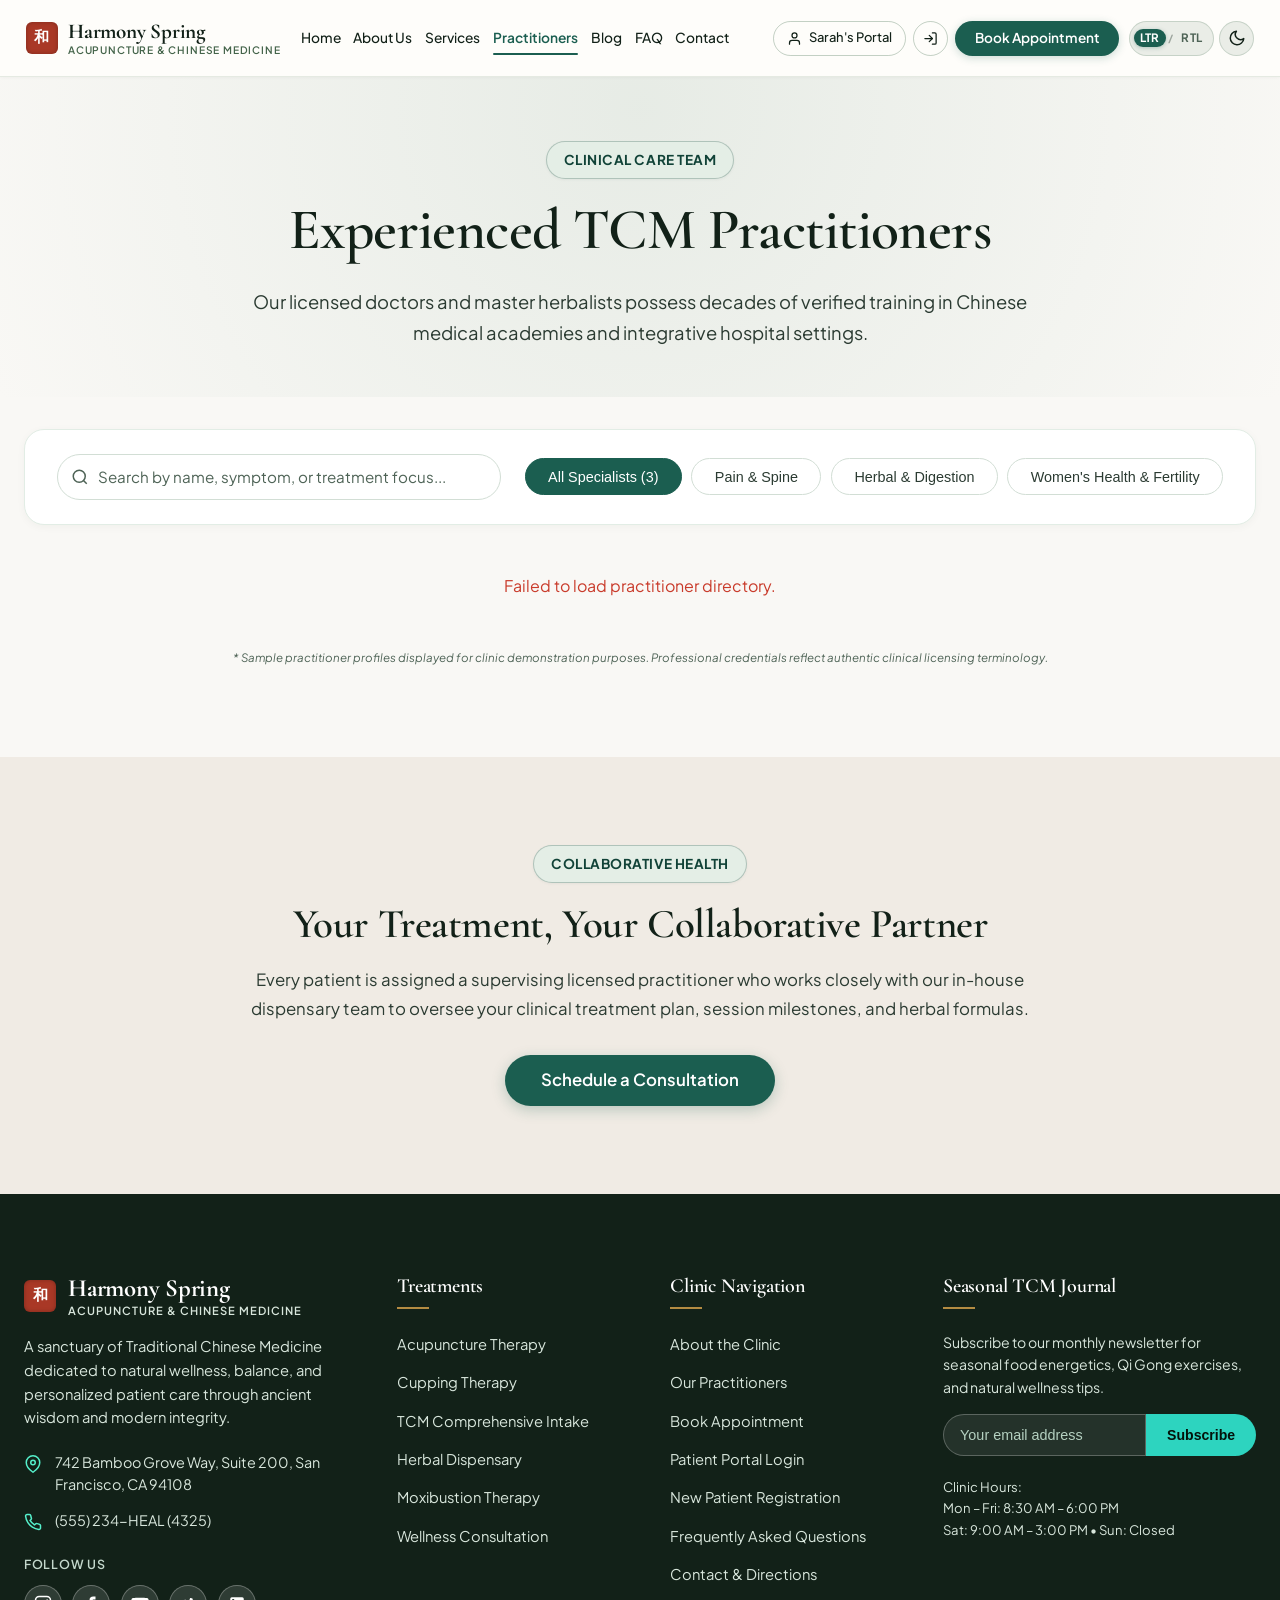
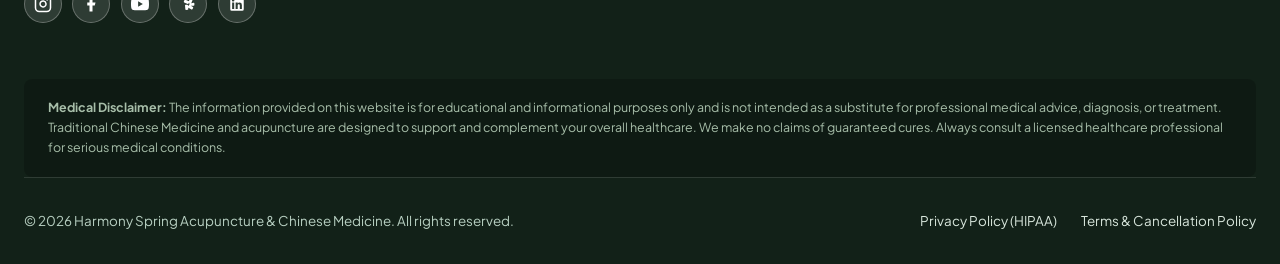
<file: Acupuncture & Traditional Chinese Medicine Clinic/practitioners.html>
<!DOCTYPE html>
<html lang="en">
<head>
  <meta charset="UTF-8">
  <meta name="viewport" content="width=device-width, initial-scale=1.0">
  <title>Our Practitioners | Harmony Spring Acupuncture & Chinese Medicine</title>
  <meta name="description" content="Meet our experienced licensed acupuncturists and board-certified Chinese herbalists. Filter by specialization in pain relief, women's health, and digestion.">
  <link rel="stylesheet" href="assets/css/style.css">
  <link rel="icon" type="image/svg+xml" href="data:image/svg+xml,<svg xmlns='http://www.w3.org/2000/svg' viewBox='0 0 24 24' fill='%231b5e50'><circle cx='12' cy='12' r='10'/><path d='M12 2a10 10 0 0 0 0 20 5 5 0 0 0 0-10 5 5 0 0 1 0-10z' fill='%23f9f8f5'/></svg>">
</head>
<body>

  <!-- Sticky Header Wrapper (Notice Bar + Main Navigation) -->
  <div class="sticky-header-wrapper">

    <!-- Header & Navigation -->
    <header class="header">
      <div class="container">
        <nav class="navbar">
          <a href="index.html" class="logo-brand">
            <span class="tcm-seal" title="Harmony">和</span>
            <div class="logo-text-wrap">
              <span class="logo-title">Harmony Spring</span>
              <span class="logo-subtitle">Acupuncture &amp; Chinese Medicine</span>
            </div>
          </a>

          <ul class="nav-links">
            <li><a href="index.html" class="nav-link">Home</a></li>
            <li><a href="about.html" class="nav-link">About Us</a></li>
            <li><a href="services.html" class="nav-link">Services</a></li>
            <li><a href="practitioners.html" class="nav-link active">Practitioners</a></li>
            <li><a href="blog.html" class="nav-link">Blog</a></li>
            <li><a href="faq.html" class="nav-link">FAQ</a></li>
            <li><a href="contact.html" class="nav-link">Contact</a></li>
          </ul>

          <div class="nav-actions">
            <div id="navAuthSlot">
              <a href="dashboard.html" class="nav-portal-btn" id="navPortalBtn" title="Sarah's Portal">
                <svg width="15" height="15" viewBox="0 0 24 24" fill="none" stroke="currentColor" stroke-width="2" stroke-linecap="round" stroke-linejoin="round">
                  <path d="M20 21v-2a4 4 0 0 0-4-4H8a4 4 0 0 0-4 4v2"></path>
                  <circle cx="12" cy="7" r="4"></circle>
                </svg>
                <span class="nav-portal-text">Sarah's Portal</span>
              </a>
              <button type="button" class="nav-auth-icon-btn" id="navAuthIconBtn" title="Account Action" aria-label="Account Action">
                <svg width="15" height="15" viewBox="0 0 24 24" fill="none" stroke="currentColor" stroke-width="2" stroke-linecap="round" stroke-linejoin="round">
                  <path d="M9 21H5a2 2 0 0 1-2-2V5a2 2 0 0 1 2-2h4"></path>
                  <polyline points="16 17 21 12 16 7"></polyline>
                  <line x1="21" y1="12" x2="9" y2="12"></line>
                </svg>
              </button>
            </div>
            <a href="booking.html" class="btn btn-primary btn-sm btn-book-nav">Book Appointment</a>
            <div class="nav-controls">
              <button class="nav-pill-btn dir-toggle-btn" id="dirToggleBtn" type="button" title="Switch text direction (LTR / RTL)" aria-label="Toggle text direction">
                <span class="dir-opt active" data-dir="ltr">LTR</span>
                <span class="dir-divider">/</span>
                <span class="dir-opt" data-dir="rtl">RTL</span>
              </button>
              <button class="nav-icon-btn theme-toggle-btn" id="themeToggleBtn" type="button" title="Switch to Dark Mode" aria-label="Toggle dark mode">
                <svg class="theme-icon-sun" width="18" height="18" viewBox="0 0 24 24" fill="none" stroke="currentColor" stroke-width="2" stroke-linecap="round" stroke-linejoin="round">
                  <circle cx="12" cy="12" r="5"></circle>
                  <line x1="12" y1="1" x2="12" y2="3"></line>
                  <line x1="12" y1="21" x2="12" y2="23"></line>
                  <line x1="4.22" y1="4.22" x2="5.64" y2="5.64"></line>
                  <line x1="18.36" y1="18.36" x2="19.78" y2="19.78"></line>
                  <line x1="1" y1="12" x2="3" y2="12"></line>
                  <line x1="21" y1="12" x2="23" y2="12"></line>
                  <line x1="4.22" y1="19.78" x2="5.64" y2="18.36"></line>
                  <line x1="18.36" y1="5.64" x2="19.78" y2="4.22"></line>
                </svg>
                <svg class="theme-icon-moon" width="18" height="18" viewBox="0 0 24 24" fill="none" stroke="currentColor" stroke-width="2" stroke-linecap="round" stroke-linejoin="round">
                  <path d="M21 12.79A9 9 0 1 1 11.21 3 7 7 0 0 0 21 12.79z"></path>
                </svg>
              </button>
            </div>
            <button class="mobile-nav-toggle" aria-label="Open Navigation Menu">&#9776;</button>
          </div>
        </nav>
      </div>
    </header>
  </div>

  <!-- Mobile Drawer Navigation -->
  <div class="mobile-nav-overlay"></div>
  <div class="mobile-nav-drawer">
    <div class="mobile-nav-header">
      <div class="logo-brand">
        <span class="tcm-seal">和</span>
        <div class="logo-text-wrap">
          <span class="logo-title" style="font-size:1.3rem;">Harmony Spring</span>
          <span class="logo-subtitle" style="font-size:0.62rem;letter-spacing:0.08em;text-transform:uppercase;color:var(--c-sage-600);font-weight:600;">Acupuncture &amp; Chinese Medicine</span>
        </div>
      </div>
      <button class="mobile-nav-close" aria-label="Close Navigation Menu">&times;</button>
    </div>
    <ul class="mobile-nav-list">
      <li><a href="index.html">Home</a></li>
      <li><a href="about.html">About Us</a></li>
      <li><a href="services.html">Services &amp; Treatments</a></li>
      <li><a href="practitioners.html">Practitioners</a></li>
      <li><a href="blog.html">Blog</a></li>
      <li><a href="faq.html">FAQ</a></li>
      <li><a href="contact.html">Contact Us</a></li>
    </ul>
    <div id="mobileNavAuthSlot" style="margin-top:auto;">
      <a href="login.html" class="btn btn-secondary btn-block" style="margin-bottom:0.8rem;">Patient Login</a>
      <a href="booking.html" class="btn btn-primary btn-block">Book Appointment</a>
    </div>
  </div>

  <main>
    <!-- Page Header Hero -->
    <section class="section" style="padding:4rem 0 3rem;background:radial-gradient(circle at 50% 10%, rgba(203, 217, 206, 0.4) 0%, rgba(249, 248, 245, 0.95) 100%);">
      <div class="container container-narrow" style="text-align:center;">
        <span class="tcm-badge" style="margin-bottom:1rem;">Clinical Care Team</span>
        <h1 style="margin-bottom:1.2rem;">Experienced TCM Practitioners</h1>
        <p style="font-size:1.15rem;color:var(--c-ink-body);line-height:1.7;">
          Our licensed doctors and master herbalists possess decades of verified training in Chinese medical academies and integrative hospital settings.
        </p>
      </div>
    </section>

    <!-- Search & Specialization Filters Bar -->
    <section class="section" style="padding-top:2rem;">
      <div class="container">
        <div style="background:#fff;border:1px solid var(--c-border-light);border-radius:var(--radius-lg);padding:1.5rem 2rem;box-shadow:var(--shadow-sm);margin-bottom:3rem;display:flex;align-items:center;justify-content:space-between;gap:1.5rem;flex-wrap:wrap;">
          <!-- Search Field -->
          <div style="flex-grow:1;min-width:260px;position:relative;">
            <input type="text" id="practitionerSearchInput" class="form-control" placeholder="Search by name, symptom, or treatment focus..." style="padding-left:2.5rem;border-radius:var(--radius-full);">
            <svg style="position:absolute;left:14px;top:50%;transform:translateY(-50%);color:var(--c-ink-muted);" width="18" height="18" viewBox="0 0 24 24" fill="none" stroke="currentColor" stroke-width="2"><circle cx="11" cy="11" r="8"/><line x1="21" y1="21" x2="16.65" y2="16.65"/></svg>
          </div>

          <!-- Specialization Filter Pills -->
          <div style="display:flex;gap:0.6rem;flex-wrap:wrap;" id="filterPillGroup">
            <button class="filter-btn active" data-spec="all">All Specialists (3)</button>
            <button class="filter-btn" data-spec="Pain Management">Pain &amp; Spine</button>
            <button class="filter-btn" data-spec="Herbal Medicine">Herbal &amp; Digestion</button>
            <button class="filter-btn" data-spec="Women's Health">Women's Health &amp; Fertility</button>
          </div>
        </div>

        <!-- Practitioners Grid -->
        <div class="practitioners-grid" id="practitionersDirectoryGrid">
          <div style="grid-column:1/-1;text-align:center;padding:3rem;">
            <p style="color:var(--c-sage-600);">Loading practitioner directory...</p>
          </div>
        </div>

        <div style="text-align:center;margin-top:2.5rem;">
          <span class="sample-profile-notice">
            * Sample practitioner profiles displayed for clinic demonstration purposes. Professional credentials reflect authentic clinical licensing terminology.
          </span>
        </div>
      </div>
    </section>

    <!-- Care Philosophy Banner -->
    <section class="section section-cream-alt">
      <div class="container">
        <div style="max-width:800px;margin:0 auto;text-align:center;">
          <span class="tcm-badge" style="margin-bottom:1rem;">Collaborative Health</span>
          <h2 style="margin-bottom:1rem;">Your Treatment, Your Collaborative Partner</h2>
          <p style="font-size:1.05rem;color:var(--c-ink-body);line-height:1.7;margin-bottom:2rem;">
            Every patient is assigned a supervising licensed practitioner who works closely with our in-house dispensary team to oversee your clinical treatment plan, session milestones, and herbal formulas.
          </p>
          <a href="booking.html" class="btn btn-primary btn-lg">Schedule a Consultation</a>
        </div>
      </div>
    </section>
  </main>

  <!-- Footer -->
  <footer class="footer">
    <div class="container">
      <div class="footer-top-grid">
        <div class="footer-brand">
          <div class="logo-brand" style="margin-bottom:1.1rem;">
            <span class="tcm-seal">和</span>
            <div class="logo-text-wrap">
              <span class="logo-title" style="color:#ffffff;font-size:1.55rem;">Harmony Spring</span>
              <span class="logo-subtitle" style="color:var(--c-sage-300);font-size:0.7rem;letter-spacing:0.09em;text-transform:uppercase;font-weight:600;margin-top:2px;">Acupuncture &amp; Chinese Medicine</span>
            </div>
          </div>
          <p class="footer-tagline">
            A sanctuary of Traditional Chinese Medicine dedicated to natural wellness, balance, and personalized patient care through ancient wisdom and modern integrity.
          </p>
          <div class="footer-info-item">
            <svg width="18" height="18" viewBox="0 0 24 24" fill="none" stroke="currentColor" stroke-width="2"><path d="M21 10c0 7-9 13-9 13s-9-6-9-13a9 9 0 0 1 18 0z"/><circle cx="12" cy="10" r="3"/></svg>
            <span>742 Bamboo Grove Way, Suite 200, San Francisco, CA 94108</span>
          </div>
          <div class="footer-info-item">
            <svg width="18" height="18" viewBox="0 0 24 24" fill="none" stroke="currentColor" stroke-width="2"><path d="M22 16.92v3a2 2 0 0 1-2.18 2 19.79 19.79 0 0 1-8.63-3.07 19.5 19.5 0 0 1-6-6 19.79 19.79 0 0 1-3.07-8.67A2 2 0 0 1 4.11 2h3a2 2 0 0 1 2 1.72 12.84 12.84 0 0 0 .7 2.81 2 2 0 0 1-.45 2.11L8.09 9.91a16 16 0 0 0 6 6l1.27-1.27a2 2 0 0 1 2.11-.45 12.84 12.84 0 0 0 2.81.7A2 2 0 0 1 22 16.92z"/></svg>
            <span>(555) 234-HEAL (4325)</span>
          </div>
          <div class="footer-social-wrap">
            <span class="footer-social-label">Follow Us</span>
            <div class="footer-social-links">
              <a href="https://instagram.com" target="_blank" rel="noopener noreferrer" class="footer-social-link" aria-label="Follow Harmony Spring on Instagram" title="Instagram">
                <svg viewBox="0 0 24 24" fill="none" stroke="currentColor" stroke-width="2" stroke-linecap="round" stroke-linejoin="round"><rect x="2" y="2" width="20" height="20" rx="5" ry="5"/><path d="M16 11.37A4 4 0 1 1 12.63 8 4 4 0 0 1 16 11.37z"/><line x1="17.5" y1="6.5" x2="17.51" y2="6.5"/></svg>
              </a>
              <a href="https://facebook.com" target="_blank" rel="noopener noreferrer" class="footer-social-link" aria-label="Follow Harmony Spring on Facebook" title="Facebook">
                <svg viewBox="0 0 24 24" fill="currentColor"><path d="M18 2h-3a5 5 0 0 0-5 5v3H7v4h3v8h4v-8h3l1-4h-4V7a1 1 0 0 1 1-1h3z"/></svg>
              </a>
              <a href="https://youtube.com" target="_blank" rel="noopener noreferrer" class="footer-social-link" aria-label="Subscribe to Harmony Spring on YouTube" title="YouTube">
                <svg viewBox="0 0 24 24" fill="currentColor"><path fill-rule="evenodd" clip-rule="evenodd" d="M23.5 6.19a3.02 3.02 0 0 0-2.12-2.14C19.5 3.55 12 3.55 12 3.55s-7.5 0-9.38.5A3.02 3.02 0 0 0 .5 6.2C0 8.07 0 12 0 12s0 3.93.5 5.81a3.02 3.02 0 0 0 2.12 2.14c1.88.5 9.38.5 9.38.5s7.5 0 9.38-.5a3.02 3.02 0 0 0 2.12-2.14C24 15.93 24 12 24 12s0-3.93-.5-5.81zM9.5 15.57V8.43L15.82 12 9.5 15.57z"/></svg>
              </a>
              <a href="https://yelp.com" target="_blank" rel="noopener noreferrer" class="footer-social-link" aria-label="Find Harmony Spring on Yelp" title="Yelp">
                <svg viewBox="0 0 24 24" fill="currentColor"><path d="M11.66 12.01l-4.75-2.09c-.48-.21-.69-.77-.47-1.25l.89-1.92c.22-.48.78-.69 1.26-.47l4.7 2.21c.42.2.56.7.32 1.1l-1.07 1.95c-.17.31-.56.45-.88.47zm.42 1.63l.35 5.17c.04.52-.36.97-.88 1.01l-2.1.14c-.52.04-.97-.36-1.01-.88l-.4-5.18c-.04-.46.3-.85.74-.89l2.22-.15c.44-.03.88.33.91.78zm1.96-.34l4.5 2.6c.45.26.6.84.34 1.29l-1.06 1.83c-.26.45-.84.6-1.29.34l-4.47-2.65c-.39-.23-.5-.73-.25-1.12l1.24-1.85c.2-.3.6-.42.99-.44zm.64-1.95l4.89-.98c.51-.1.93.3.93.82v2.11c0 .52-.42.94-.94.94l-4.9-.1c-.46 0-.82-.36-.83-.82l-.04-2.22c0-.4.36-.75.76-.75zm-1.89-1.93l1.83-4.84c.18-.49.73-.74 1.22-.55l1.97.75c.49.19.74.74.55 1.23l-1.89 4.82c-.17.43-.66.62-1.07.43l-2.07-.88c-.37-.16-.54-.6-.54-.96z"/></svg>
              </a>
              <a href="https://linkedin.com" target="_blank" rel="noopener noreferrer" class="footer-social-link" aria-label="Connect with Harmony Spring on LinkedIn" title="LinkedIn">
                <svg viewBox="0 0 24 24" fill="currentColor"><path d="M19 3a2 2 0 0 1 2 2v14a2 2 0 0 1-2 2H5a2 2 0 0 1-2-2V5a2 2 0 0 1 2-2h14m-.5 15.5v-5.3a3.26 3.26 0 0 0-3.26-3.26c-.85 0-1.84.52-2.28 1.3v-1.11h-2.79v8.37h2.79v-4.93c0-.77.62-1.4 1.39-1.4a1.4 1.4 0 0 1 1.4 1.4v4.93h2.75M6.88 8.56a1.68 1.68 0 0 0 1.68-1.68c0-.93-.75-1.69-1.68-1.69a1.69 1.69 0 0 0-1.69 1.69c0 .93.76 1.68 1.69 1.68m1.39 9.94v-8.37H5.5v8.37h2.77z"/></svg>
              </a>
            </div>
          </div>
        </div>

        <div>
          <h4 class="footer-heading">Treatments</h4>
          <ul class="footer-links">
            <li><a href="service-detail.html?service=acupuncture">Acupuncture Therapy</a></li>
            <li><a href="service-detail.html?service=cupping">Cupping Therapy</a></li>
            <li><a href="service-detail.html?service=tcm-consultation">TCM Comprehensive Intake</a></li>
            <li><a href="service-detail.html?service=herbal-medicine">Herbal Dispensary</a></li>
            <li><a href="service-detail.html?service=moxibustion">Moxibustion Therapy</a></li>
            <li><a href="service-detail.html?service=wellness-consultation">Wellness Consultation</a></li>
          </ul>
        </div>

        <div>
          <h4 class="footer-heading">Clinic Navigation</h4>
          <ul class="footer-links">
            <li><a href="about.html">About the Clinic</a></li>
            <li><a href="practitioners.html">Our Practitioners</a></li>
            <li><a href="booking.html">Book Appointment</a></li>
            <li><a href="login.html">Patient Portal Login</a></li>
            <li><a href="register.html">New Patient Registration</a></li>
            <li><a href="faq.html">Frequently Asked Questions</a></li>
            <li><a href="contact.html">Contact &amp; Directions</a></li>
          </ul>
        </div>

        <div>
          <h4 class="footer-heading">Seasonal TCM Journal</h4>
          <p style="font-size:0.88rem;color:var(--c-sage-300);margin-bottom:1rem;line-height:1.6;">
            Subscribe to our monthly newsletter for seasonal food energetics, Qi Gong exercises, and natural wellness tips.
          </p>
          <form class="newsletter-form">
            <input type="email" class="newsletter-input" placeholder="Your email address" required>
            <button type="submit" class="newsletter-submit">Subscribe</button>
          </form>
          <div style="margin-top:1.2rem;font-size:0.82rem;color:var(--c-sage-400);">
            Clinic Hours:<br>
            Mon – Fri: 8:30 AM – 6:00 PM<br>
            Sat: 9:00 AM – 3:00 PM &bull; Sun: Closed
          </div>
        </div>
      </div>

      <div class="footer-disclaimer-box">
        <strong>Medical Disclaimer:</strong> The information provided on this website is for educational and informational purposes only and is not intended as a substitute for professional medical advice, diagnosis, or treatment. Traditional Chinese Medicine and acupuncture are designed to support and complement your overall healthcare. We make no claims of guaranteed cures. Always consult a licensed healthcare professional for serious medical conditions.
      </div>

      <div class="footer-bottom">
        <div>&copy; 2026 Harmony Spring Acupuncture &amp; Chinese Medicine. All rights reserved.</div>
        <div style="display:flex;gap:1.5rem;">
          <a href="privacy.html" style="color:inherit;">Privacy Policy (HIPAA)</a>
          <a href="terms.html" style="color:inherit;">Terms &amp; Cancellation Policy</a>
        </div>
      </div>
    </div>
  </footer>

  <script src="assets/js/api.js"></script>
  <script src="assets/js/app.js"></script>
  <script>
    document.addEventListener('DOMContentLoaded', async () => {
      const grid = document.getElementById('practitionersDirectoryGrid');
      const searchInput = document.getElementById('practitionerSearchInput');
      let allPractitioners = [];

      try {
        const res = await API.practitioners.getAll();
        allPractitioners = res.practitioners || [];
        renderPractitioners(allPractitioners);
      } catch (err) {
        grid.innerHTML = '<p style="color:#c93b2b;grid-column:1/-1;text-align:center;">Failed to load practitioner directory.</p>';
      }

      function renderPractitioners(list) {
        if (list.length === 0) {
          grid.innerHTML = '<p style="color:var(--c-ink-muted);grid-column:1/-1;text-align:center;padding:2rem;">No practitioners match your search criteria.</p>';
          return;
        }

        grid.innerHTML = list.map(p => `
          <div class="practitioner-card" data-specialization="${p.specialization}">
            <div class="practitioner-media">
              <img src="${(p.image || '').replace(/^\/+/, '')}" alt="${p.name}" loading="lazy">
              <span class="practitioner-badge-overlay">${p.experienceYears} Years Verified Practice</span>
            </div>
            <div class="practitioner-body">
              <h3 class="practitioner-name">${p.name}</h3>
              <span class="practitioner-creds">${p.credentials}</span>
              <span class="practitioner-specialty-pill">${p.specialization.split(',')[0]}</span>
              
              <p class="practitioner-bio-snippet">${p.bio}</p>

              <div style="margin-bottom:1.2rem;background:var(--c-cream-muted);padding:0.75rem 1rem;border-radius:var(--radius-sm);font-size:0.82rem;">
                <strong style="color:var(--c-ink-dark);display:block;margin-bottom:0.2rem;">Consultation Hours:</strong>
                ${p.schedule.slice(0, 2).map(s => `${s.day}: ${s.hours}`).join(' • ')}
              </div>

              <div class="practitioner-footer-meta">
                <a href="practitioner-detail.html?id=${p.id}" class="btn btn-secondary btn-sm">View Profile</a>
                <a href="booking.html?practitioner=${p.id}" class="btn btn-primary btn-sm">Book Appointment</a>
              </div>
            </div>
          </div>
        `).join('');
      }

      // Filter by specialization
      const filterBtns = document.querySelectorAll('#filterPillGroup .filter-btn');
      filterBtns.forEach(btn => {
        btn.addEventListener('click', () => {
          filterBtns.forEach(b => b.classList.remove('active'));
          btn.classList.add('active');

          const spec = btn.dataset.spec;
          applyFilters(spec, searchInput.value);
        });
      });

      // Search field
      searchInput.addEventListener('input', () => {
        const activeBtn = document.querySelector('#filterPillGroup .filter-btn.active');
        const spec = activeBtn ? activeBtn.dataset.spec : 'all';
        applyFilters(spec, searchInput.value);
      });

      function applyFilters(spec, query) {
        let results = allPractitioners;

        if (spec && spec !== 'all') {
          results = results.filter(p => p.specialization.toLowerCase().includes(spec.toLowerCase()));
        }

        if (query && query.trim() !== '') {
          const q = query.toLowerCase().trim();
          results = results.filter(p =>
            p.name.toLowerCase().includes(q) ||
            p.specialization.toLowerCase().includes(q) ||
            p.bio.toLowerCase().includes(q)
          );
        }

        renderPractitioners(results);
      }
    });
  </script>
</body>
</html>
</file>
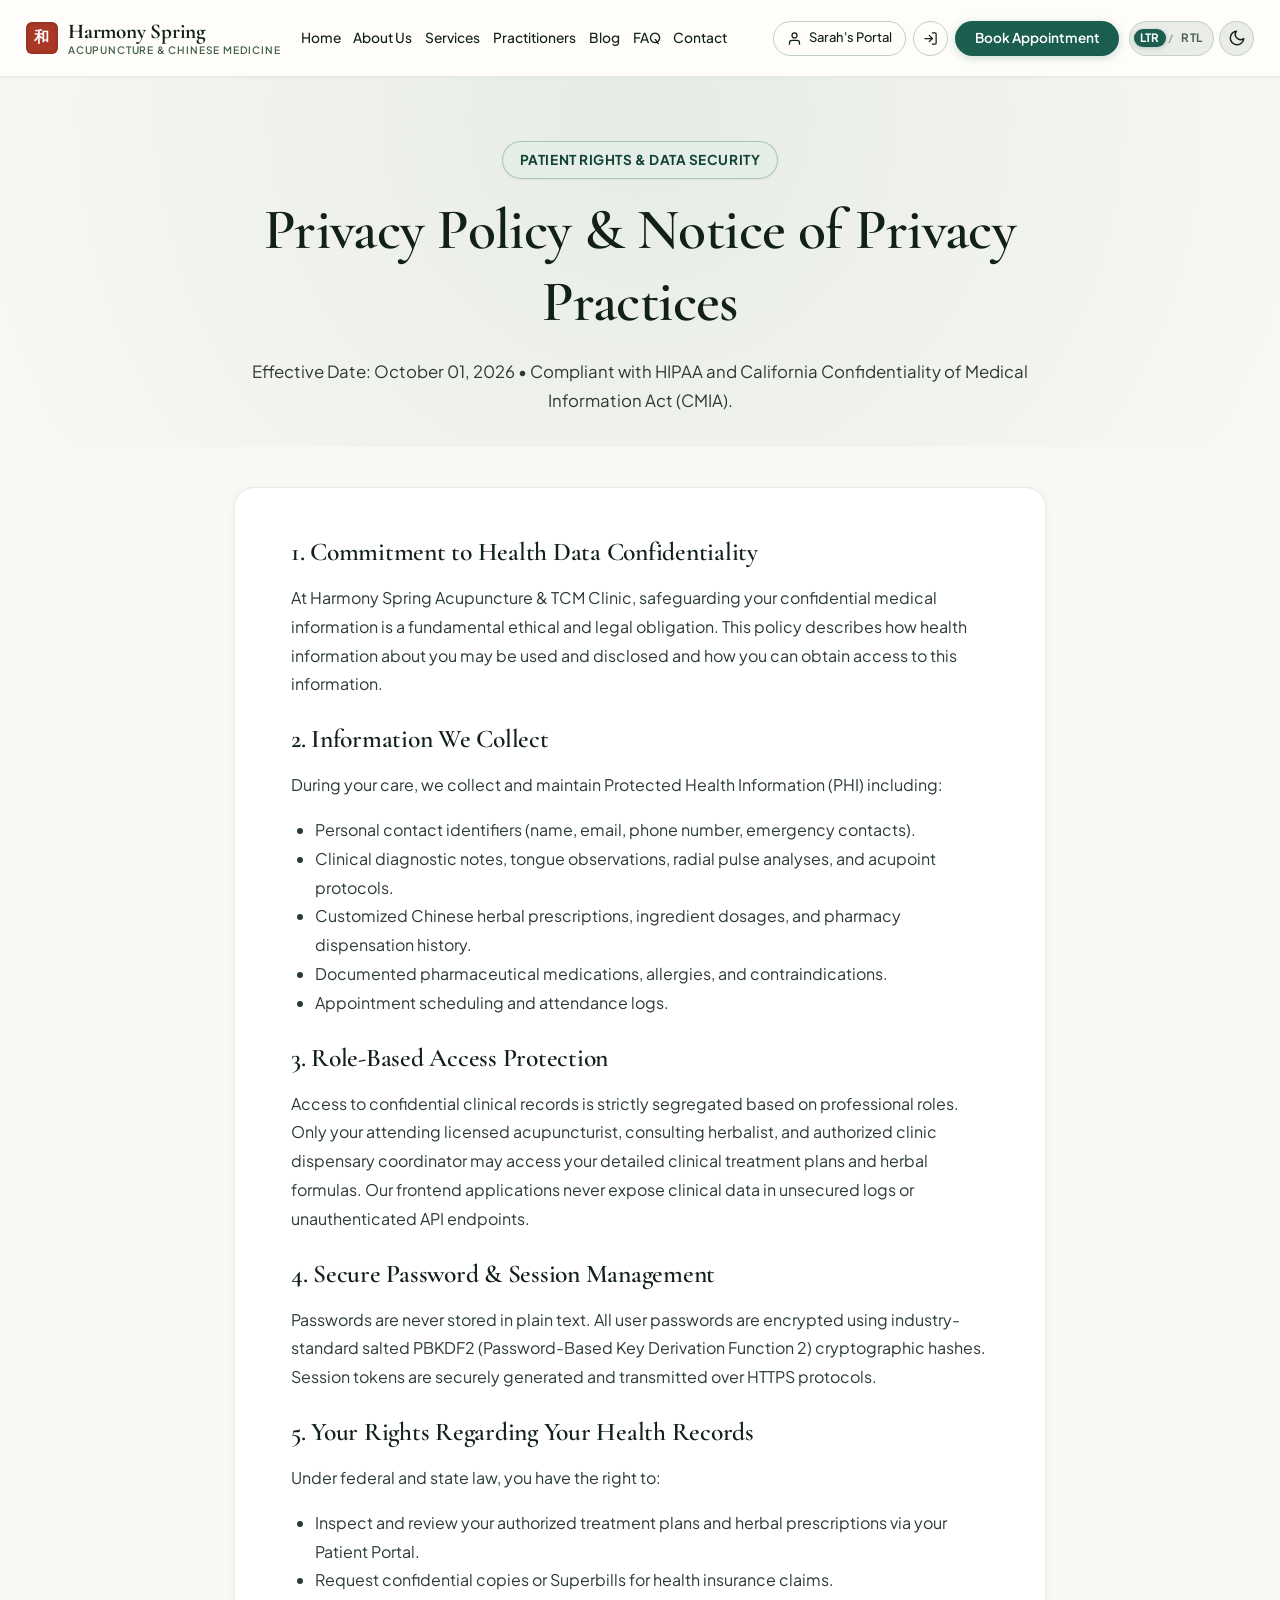
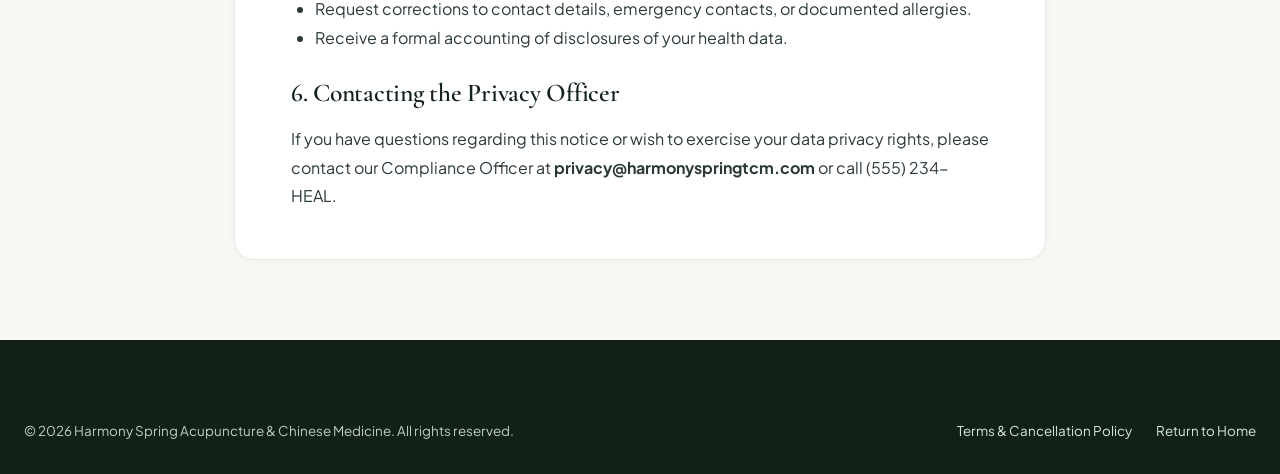
<file: Acupuncture & Traditional Chinese Medicine Clinic/privacy.html>
<!DOCTYPE html>
<html lang="en">
<head>
  <meta charset="UTF-8">
  <meta name="viewport" content="width=device-width, initial-scale=1.0">
  <title>Privacy Policy (HIPAA) | Harmony Spring Acupuncture & Chinese Medicine</title>
  <meta name="description" content="Notice of privacy practices and protected health information (PHI) guidelines for patients of Harmony Spring TCM Clinic.">
  <link rel="stylesheet" href="assets/css/style.css">
  <link rel="icon" type="image/svg+xml" href="data:image/svg+xml,<svg xmlns='http://www.w3.org/2000/svg' viewBox='0 0 24 24' fill='%231b5e50'><circle cx='12' cy='12' r='10'/><path d='M12 2a10 10 0 0 0 0 20 5 5 0 0 0 0-10 5 5 0 0 1 0-10z' fill='%23f9f8f5'/></svg>">
</head>
<body>

  <!-- Header -->
  <header class="header">
    <div class="container">
      <nav class="navbar">
        <a href="index.html" class="logo-brand">
          <span class="tcm-seal" title="Harmony">和</span>
          <div class="logo-text-wrap">
            <span class="logo-title">Harmony Spring</span>
            <span class="logo-subtitle">Acupuncture &amp; Chinese Medicine</span>
          </div>
        </a>

        <ul class="nav-links">
          <li><a href="index.html" class="nav-link">Home</a></li>
          <li><a href="about.html" class="nav-link">About Us</a></li>
          <li><a href="services.html" class="nav-link">Services</a></li>
          <li><a href="practitioners.html" class="nav-link">Practitioners</a></li>
          <li><a href="blog.html" class="nav-link">Blog</a></li>
          <li><a href="faq.html" class="nav-link">FAQ</a></li>
          <li><a href="contact.html" class="nav-link">Contact</a></li>
        </ul>

        <div class="nav-actions">
          <div id="navAuthSlot">
            <a href="dashboard.html" class="nav-portal-btn" id="navPortalBtn" title="Sarah's Portal">
              <svg width="15" height="15" viewBox="0 0 24 24" fill="none" stroke="currentColor" stroke-width="2" stroke-linecap="round" stroke-linejoin="round">
                <path d="M20 21v-2a4 4 0 0 0-4-4H8a4 4 0 0 0-4 4v2"></path>
                <circle cx="12" cy="7" r="4"></circle>
              </svg>
              <span class="nav-portal-text">Sarah's Portal</span>
            </a>
            <button type="button" class="nav-auth-icon-btn" id="navAuthIconBtn" title="Account Action" aria-label="Account Action">
              <svg width="15" height="15" viewBox="0 0 24 24" fill="none" stroke="currentColor" stroke-width="2" stroke-linecap="round" stroke-linejoin="round">
                <path d="M9 21H5a2 2 0 0 1-2-2V5a2 2 0 0 1 2-2h4"></path>
                <polyline points="16 17 21 12 16 7"></polyline>
                <line x1="21" y1="12" x2="9" y2="12"></line>
              </svg>
            </button>
          </div>
          <a href="booking.html" class="btn btn-primary btn-sm btn-book-nav">Book Appointment</a>
          <div class="nav-controls">
            <button class="nav-pill-btn dir-toggle-btn" id="dirToggleBtn" type="button" title="Switch text direction (LTR / RTL)" aria-label="Toggle text direction">
              <span class="dir-opt active" data-dir="ltr">LTR</span>
              <span class="dir-divider">/</span>
              <span class="dir-opt" data-dir="rtl">RTL</span>
            </button>
            <button class="nav-icon-btn theme-toggle-btn" id="themeToggleBtn" type="button" title="Switch to Dark Mode" aria-label="Toggle dark mode">
              <svg class="theme-icon-sun" width="18" height="18" viewBox="0 0 24 24" fill="none" stroke="currentColor" stroke-width="2" stroke-linecap="round" stroke-linejoin="round">
                <circle cx="12" cy="12" r="5"></circle>
                <line x1="12" y1="1" x2="12" y2="3"></line>
                <line x1="12" y1="21" x2="12" y2="23"></line>
                <line x1="4.22" y1="4.22" x2="5.64" y2="5.64"></line>
                <line x1="18.36" y1="18.36" x2="19.78" y2="19.78"></line>
                <line x1="1" y1="12" x2="3" y2="12"></line>
                <line x1="21" y1="12" x2="23" y2="12"></line>
                <line x1="4.22" y1="19.78" x2="5.64" y2="18.36"></line>
                <line x1="18.36" y1="5.64" x2="19.78" y2="4.22"></line>
              </svg>
              <svg class="theme-icon-moon" width="18" height="18" viewBox="0 0 24 24" fill="none" stroke="currentColor" stroke-width="2" stroke-linecap="round" stroke-linejoin="round">
                <path d="M21 12.79A9 9 0 1 1 11.21 3 7 7 0 0 0 21 12.79z"></path>
              </svg>
            </button>
          </div>
          <button class="mobile-nav-toggle" aria-label="Open Navigation Menu">&#9776;</button>
        </div>
      </nav>
    </div>
  </header>

  <main>
    <section class="section" style="padding:4rem 0 2rem;background:radial-gradient(circle at 50% 10%, rgba(203, 217, 206, 0.4) 0%, rgba(249, 248, 245, 0.95) 100%);">
      <div class="container container-narrow" style="text-align:center;">
        <span class="tcm-badge" style="margin-bottom:1rem;">Patient Rights &amp; Data Security</span>
        <h1 style="margin-bottom:1.2rem;">Privacy Policy &amp; Notice of Privacy Practices</h1>
        <p style="font-size:1.05rem;color:var(--c-ink-body);line-height:1.7;">
          Effective Date: October 01, 2026 &bull; Compliant with HIPAA and California Confidentiality of Medical Information Act (CMIA).
        </p>
      </div>
    </section>

    <section class="section" style="padding-top:2.5rem;padding-bottom:5rem;">
      <div class="container container-narrow">
        <div style="background:#fff;border:1px solid var(--c-border-light);border-radius:var(--radius-lg);padding:3rem 3.5rem;box-shadow:var(--shadow-sm);line-height:1.8;color:var(--c-ink-body);">
          <h2 style="font-size:1.6rem;margin-bottom:1rem;color:var(--c-ink-dark);">1. Commitment to Health Data Confidentiality</h2>
          <p style="margin-bottom:1.5rem;">
            At Harmony Spring Acupuncture &amp; TCM Clinic, safeguarding your confidential medical information is a fundamental ethical and legal obligation. This policy describes how health information about you may be used and disclosed and how you can obtain access to this information.
          </p>

          <h2 style="font-size:1.6rem;margin-bottom:1rem;color:var(--c-ink-dark);">2. Information We Collect</h2>
          <p style="margin-bottom:1rem;">
            During your care, we collect and maintain Protected Health Information (PHI) including:
          </p>
          <ul style="padding-left:1.5rem;margin-bottom:1.5rem;">
            <li>Personal contact identifiers (name, email, phone number, emergency contacts).</li>
            <li>Clinical diagnostic notes, tongue observations, radial pulse analyses, and acupoint protocols.</li>
            <li>Customized Chinese herbal prescriptions, ingredient dosages, and pharmacy dispensation history.</li>
            <li>Documented pharmaceutical medications, allergies, and contraindications.</li>
            <li>Appointment scheduling and attendance logs.</li>
          </ul>

          <h2 style="font-size:1.6rem;margin-bottom:1rem;color:var(--c-ink-dark);">3. Role-Based Access Protection</h2>
          <p style="margin-bottom:1.5rem;">
            Access to confidential clinical records is strictly segregated based on professional roles. Only your attending licensed acupuncturist, consulting herbalist, and authorized clinic dispensary coordinator may access your detailed clinical treatment plans and herbal formulas. Our frontend applications never expose clinical data in unsecured logs or unauthenticated API endpoints.
          </p>

          <h2 style="font-size:1.6rem;margin-bottom:1rem;color:var(--c-ink-dark);">4. Secure Password &amp; Session Management</h2>
          <p style="margin-bottom:1.5rem;">
            Passwords are never stored in plain text. All user passwords are encrypted using industry-standard salted PBKDF2 (Password-Based Key Derivation Function 2) cryptographic hashes. Session tokens are securely generated and transmitted over HTTPS protocols.
          </p>

          <h2 style="font-size:1.6rem;margin-bottom:1rem;color:var(--c-ink-dark);">5. Your Rights Regarding Your Health Records</h2>
          <p style="margin-bottom:1rem;">
            Under federal and state law, you have the right to:
          </p>
          <ul style="padding-left:1.5rem;margin-bottom:1.5rem;">
            <li>Inspect and review your authorized treatment plans and herbal prescriptions via your Patient Portal.</li>
            <li>Request confidential copies or Superbills for health insurance claims.</li>
            <li>Request corrections to contact details, emergency contacts, or documented allergies.</li>
            <li>Receive a formal accounting of disclosures of your health data.</li>
          </ul>

          <h2 style="font-size:1.6rem;margin-bottom:1rem;color:var(--c-ink-dark);">6. Contacting the Privacy Officer</h2>
          <p style="margin-bottom:0;">
            If you have questions regarding this notice or wish to exercise your data privacy rights, please contact our Compliance Officer at <strong>privacy@harmonyspringtcm.com</strong> or call (555) 234-HEAL.
          </p>
        </div>
      </div>
    </section>
  </main>

  <!-- Footer -->
  <footer class="footer">
    <div class="container">
      <div class="footer-bottom" style="border-top:none;padding-top:0;">
        <div>&copy; 2026 Harmony Spring Acupuncture &amp; Chinese Medicine. All rights reserved.</div>
        <div style="display:flex;gap:1.5rem;">
          <a href="terms.html" style="color:inherit;">Terms &amp; Cancellation Policy</a>
          <a href="index.html" style="color:inherit;">Return to Home</a>
        </div>
      </div>
    </div>
  </footer>

  <script src="assets/js/api.js"></script>
  <script src="assets/js/app.js"></script>
</body>
</html>
</file>
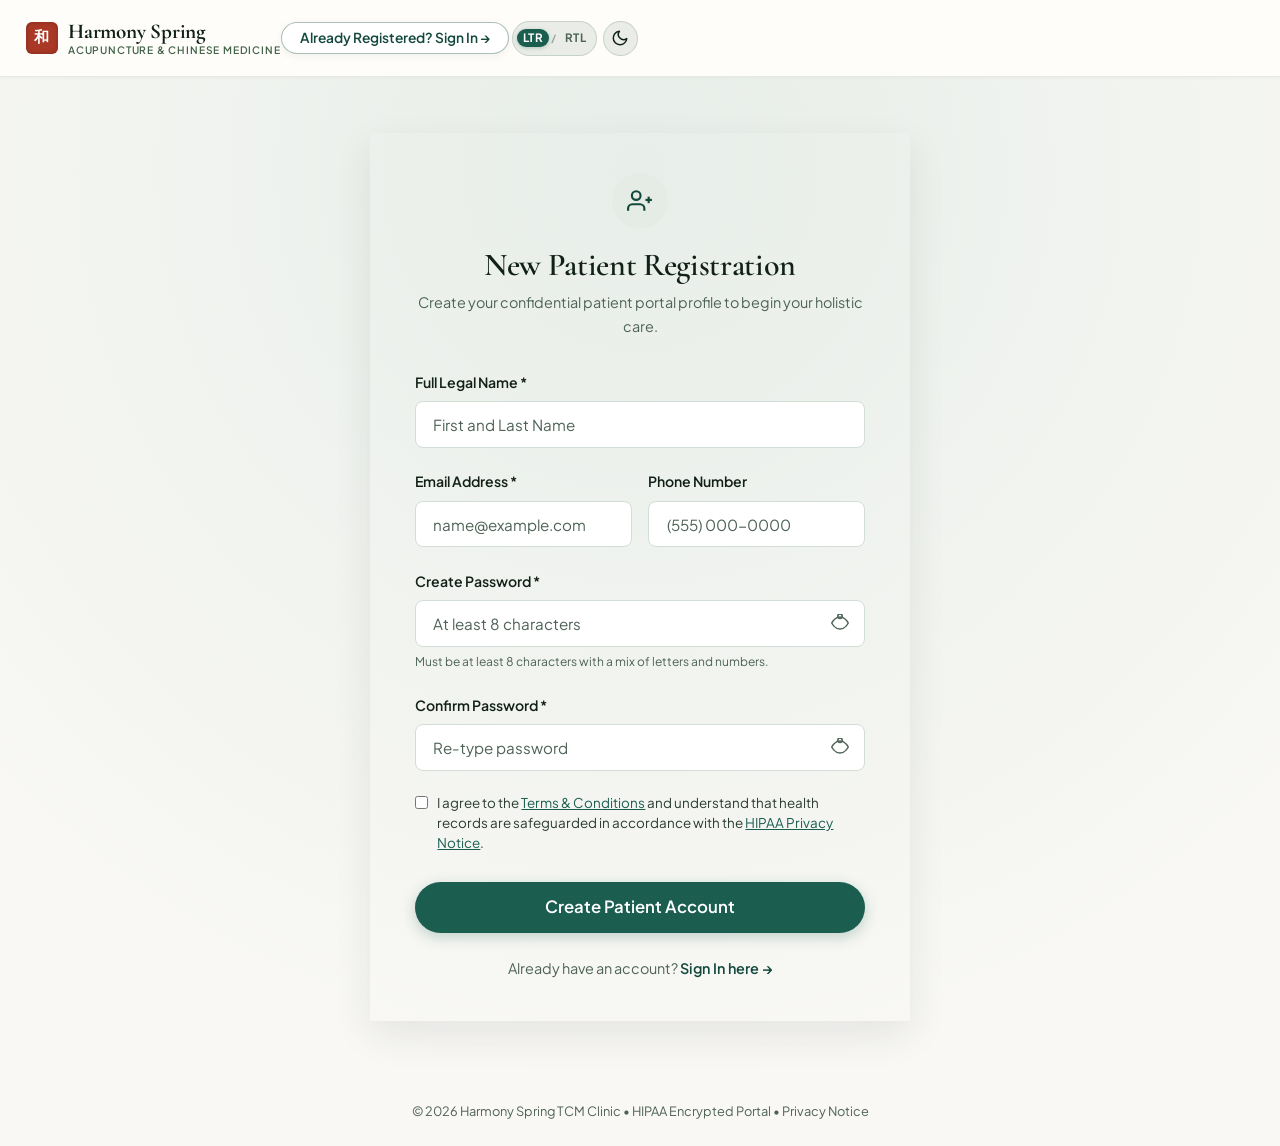
<file: Acupuncture & Traditional Chinese Medicine Clinic/register.html>
<!DOCTYPE html>
<html lang="en">
<head>
  <meta charset="UTF-8">
  <meta name="viewport" content="width=device-width, initial-scale=1.0">
  <title>New Patient Registration | Harmony Spring Acupuncture & Chinese Medicine</title>
  <meta name="description" content="Register for a patient portal account to book appointments, review treatment progress, and access customized herbal prescriptions.">
  <link rel="stylesheet" href="assets/css/style.css">
  <link rel="icon" type="image/svg+xml" href="data:image/svg+xml,<svg xmlns='http://www.w3.org/2000/svg' viewBox='0 0 24 24' fill='%231b5e50'><circle cx='12' cy='12' r='10'/><path d='M12 2a10 10 0 0 0 0 20 5 5 0 0 0 0-10 5 5 0 0 1 0-10z' fill='%23f9f8f5'/></svg>">
</head>
<body style="background:radial-gradient(circle at 50% 15%, rgba(203, 217, 206, 0.45) 0%, rgba(249, 248, 245, 0.98) 80%);">

  <!-- Header -->
  <header class="header">
    <div class="container">
      <nav class="navbar">
        <a href="index.html" class="logo-brand">
          <span class="tcm-seal" title="Harmony">和</span>
          <div class="logo-text-wrap">
            <span class="logo-title">Harmony Spring</span>
            <span class="logo-subtitle">Acupuncture &amp; Chinese Medicine</span>
          </div>
        </a>
        <a href="login.html" class="btn btn-secondary btn-sm">Already Registered? Sign In &rarr;</a>
      </nav>
    </div>
  </header>

  <main style="padding:3.5rem 1.5rem;display:flex;align-items:center;justify-content:center;flex-grow:1;">
    <div style="max-width:540px;width:100%;">
      <div class="dash-card" style="padding:2.5rem 2.8rem;box-shadow:var(--shadow-lg);">
        <div style="text-align:center;margin-bottom:2rem;">
          <div style="display:inline-flex;align-items:center;justify-content:center;width:56px;height:56px;background:var(--c-sage-100);color:var(--c-jade-600);border-radius:var(--radius-full);margin-bottom:1rem;">
            <svg width="26" height="26" viewBox="0 0 24 24" fill="none" stroke="currentColor" stroke-width="2"><path d="M16 21v-2a4 4 0 0 0-4-4H5a4 4 0 0 0-4 4v2"/><circle cx="8.5" cy="7" r="4"/><line x1="20" y1="8" x2="20" y2="14"/><line x1="23" y1="11" x2="17" y2="11"/></svg>
          </div>
          <h1 style="font-size:2rem;margin-bottom:0.4rem;">New Patient Registration</h1>
          <p style="color:var(--c-ink-muted);font-size:0.9rem;">
            Create your confidential patient portal profile to begin your holistic care.
          </p>
        </div>

        <!-- Error Alert -->
        <div id="registerErrorAlert" style="display:none;background:#fdf2f2;border:1px solid #c93b2b;color:#7d1a12;border-radius:var(--radius-sm);padding:0.85rem 1.2rem;margin-bottom:1.5rem;font-size:0.88rem;"></div>

        <form id="registerForm">
          <div class="form-group">
            <label class="form-label" for="regName">Full Legal Name *</label>
            <input type="text" id="regName" class="form-control" placeholder="First and Last Name" required autocomplete="name">
          </div>

          <div style="display:grid;grid-template-columns:1fr 1fr;gap:1rem;" class="concept-grid">
            <div class="form-group">
              <label class="form-label" for="regEmail">Email Address *</label>
              <input type="email" id="regEmail" class="form-control" placeholder="name@example.com" required autocomplete="email">
            </div>
            <div class="form-group">
              <label class="form-label" for="regPhone">Phone Number</label>
              <input type="tel" id="regPhone" class="form-control" placeholder="(555) 000-0000" pattern="[0-9+\-()\s]*" inputmode="tel" autocomplete="tel" title="Please enter numbers and phone symbols only">
            </div>
          </div>

          <div class="form-group">
            <label class="form-label" for="regPassword">Create Password *</label>
            <div class="password-input-wrap">
              <input type="password" id="regPassword" class="form-control" placeholder="At least 8 characters" required autocomplete="new-password" style="padding-right:2.8rem;">
              <button type="button" class="password-toggle-btn" aria-label="Toggle password visibility">
                <svg width="18" height="18" viewBox="0 0 24 24" fill="none" stroke="currentColor" stroke-width="2"><path d="M1 12s4-8 11-8 11 8 11 8-4 8-11 8-11-8-11-8z"/><circle cx="12" cy="3" r="3"/></svg>
              </button>
            </div>
            <span style="font-size:0.75rem;color:var(--c-ink-muted);margin-top:0.3rem;display:block;">
              Must be at least 8 characters with a mix of letters and numbers.
            </span>
          </div>

          <div class="form-group">
            <label class="form-label" for="regConfirmPassword">Confirm Password *</label>
            <div class="password-input-wrap">
              <input type="password" id="regConfirmPassword" class="form-control" placeholder="Re-type password" required autocomplete="new-password" style="padding-right:2.8rem;">
              <button type="button" class="password-toggle-btn" aria-label="Toggle password visibility">
                <svg width="18" height="18" viewBox="0 0 24 24" fill="none" stroke="currentColor" stroke-width="2"><path d="M1 12s4-8 11-8 11 8 11 8-4 8-11 8-11-8-11-8z"/><circle cx="12" cy="3" r="3"/></svg>
              </button>
            </div>
          </div>

          <div class="form-check" style="margin-bottom:1.8rem;">
            <input type="checkbox" id="regTerms" required>
            <label for="regTerms" style="font-size:0.84rem;color:var(--c-ink-body);line-height:1.5;">
              I agree to the <a href="terms.html" target="_blank" style="text-decoration:underline;">Terms &amp; Conditions</a> and understand that health records are safeguarded in accordance with the <a href="privacy.html" target="_blank" style="text-decoration:underline;">HIPAA Privacy Notice</a>.
            </label>
          </div>

          <button type="submit" id="registerSubmitBtn" class="btn btn-primary btn-block btn-lg" style="margin-bottom:1.5rem;">
            Create Patient Account
          </button>
        </form>

        <div style="text-align:center;font-size:0.9rem;color:var(--c-ink-muted);">
          Already have an account? 
          <a href="login.html" style="font-weight:600;color:var(--c-jade-600);">Sign In here &rarr;</a>
        </div>
      </div>
    </div>
  </main>

  <footer style="text-align:center;padding:1.5rem;font-size:0.8rem;color:var(--c-ink-muted);">
    &copy; 2026 Harmony Spring TCM Clinic &bull; HIPAA Encrypted Portal &bull; <a href="privacy.html" style="color:inherit;">Privacy Notice</a>
  </footer>

  <script src="assets/js/api.js"></script>
  <script src="assets/js/app.js"></script>
  <script src="assets/js/auth.js"></script>
</body>
</html>
</file>
<file: Acupuncture & Traditional Chinese Medicine Clinic/assets/css/style.css>
/* ==========================================================================
   HARMONY SPRING ACUPUNCTURE & TRADITIONAL CHINESE MEDICINE CLINIC
   Core Design System & Stylesheet
   ========================================================================== */

@import url('https://fonts.googleapis.com/css2?family=Cormorant+Garamond:ital,wght@0,400;0,500;0,600;0,700;1,400;1,600&family=Plus+Jakarta+Sans:wght@300;400;500;600;700&display=swap');

:root {
  /* Color Palette */
  --c-sage-50: #f4f7f4;
  --c-sage-100: #e5ece6;
  --c-sage-200: #cbd9ce;
  --c-sage-300: #a7bea9;
  --c-sage-400: #7d9e81;
  --c-sage-500: #587d60;
  --c-sage-600: #44644a;
  --c-sage-700: #2a4c38;
  --c-sage-800: #1d3627;
  --c-sage-900: #122118;

  --c-jade-500: #1b5e50;
  --c-jade-600: #13483d;
  --c-jade-700: #0d362d;
  --c-jade-800: #08241e;

  --c-terracotta: #c46845;
  --c-terracotta-hover: #ad5434;
  --c-terracotta-light: #fbf1ec;

  --c-gold: #b38b42;
  --c-gold-light: #fdf8ef;

  --c-cream-bg: #f9f8f5;
  --c-cream-card: #ffffff;
  --c-cream-muted: #f0ebe4;
  --c-border: #d2ded5;
  --c-border-light: #e2ede5;

  --c-ink-dark: #122118;
  --c-ink-body: #2b3b32;
  --c-ink-muted: #4e6356;

  /* Typography */
  --font-serif: 'Cormorant Garamond', Georgia, serif;
  --font-sans: 'Plus Jakarta Sans', -apple-system, BlinkMacSystemFont, 'Segoe UI', Roboto, sans-serif;

  /* Elevations */
  --shadow-sm: 0 2px 8px rgba(34, 41, 38, 0.04);
  --shadow-md: 0 6px 20px rgba(34, 41, 38, 0.06);
  --shadow-lg: 0 14px 36px rgba(34, 41, 38, 0.09);
  --shadow-hover: 0 18px 42px rgba(27, 94, 80, 0.12);

  /* Borders & Radius */
  --radius-sm: 8px;
  --radius-md: 14px;
  --radius-lg: 20px;
  --radius-full: 9999px;

  /* Transitions */
  --t-fast: 0.2s ease;
  --t-smooth: 0.3s cubic-bezier(0.25, 0.8, 0.25, 1);
}

/* Reset & Base Setup */
*, *::before, *::after {
  box-sizing: border-box;
  margin: 0;
  padding: 0;
}

html {
  scroll-behavior: smooth;
  scroll-padding-top: 90px;
  font-size: 16px;
  -webkit-font-smoothing: antialiased;
  -moz-osx-font-smoothing: grayscale;
  overflow-x: clip;
  max-width: 100%;
  width: 100%;
}

body {
  font-family: var(--font-sans);
  font-weight: 400;
  line-height: 1.65;
  color: var(--c-ink-body);
  background-color: var(--c-cream-bg);
  min-height: 100vh;
  display: flex;
  flex-direction: column;
  overflow-x: clip;
  max-width: 100%;
  width: 100%;
  position: relative;
}

/* Typography Hierarchy */
h1, h2, h3, h4, h5, h6 {
  font-family: var(--font-serif);
  color: var(--c-ink-dark);
  line-height: 1.25;
  font-weight: 600;
  letter-spacing: -0.01em;
}

h1 { font-size: clamp(2.4rem, 4.5vw, 3.8rem); font-weight: 600; }
h2 { font-size: clamp(1.9rem, 3.2vw, 2.7rem); }
h3 { font-size: clamp(1.4rem, 2.2vw, 1.9rem); }
h4 { font-size: 1.25rem; }

p {
  margin-bottom: 1rem;
}

p:last-child {
  margin-bottom: 0;
}

a {
  color: var(--c-jade-500);
  text-decoration: none;
  transition: color var(--t-fast);
}

a:hover {
  color: var(--c-terracotta);
}

img {
  max-width: 100%;
  height: auto;
  display: block;
}

/* Containers & Grid */
.container {
  width: 100%;
  max-width: 1400px;
  margin-inline: auto;
  margin-left: auto;
  margin-right: auto;
  padding-left: 1.5rem;
  padding-right: 1.5rem;
}

.container-narrow {
  max-width: 860px;
}

/* Botanical / Traditional Stamp Badges */
.tcm-badge {
  display: inline-flex;
  align-items: center;
  gap: 0.5rem;
  background-color: #e4eee6;
  color: #104237;
  padding: 0.42rem 1.05rem;
  border-radius: var(--radius-full);
  font-size: 0.85rem;
  font-weight: 700;
  letter-spacing: 0.04em;
  text-transform: uppercase;
  border: 1px solid rgba(16, 66, 55, 0.25);
  box-shadow: 0 1px 3px rgba(16, 66, 55, 0.05);
}

.tcm-seal {
  display: inline-flex;
  align-items: center;
  justify-content: center;
  width: 32px;
  height: 32px;
  background: #a93826;
  color: #fff;
  border-radius: 6px;
  font-family: var(--font-serif);
  font-weight: 700;
  font-size: 0.95rem;
  letter-spacing: 1px;
  box-shadow: inset 0 0 4px rgba(0,0,0,0.3);
}

/* Buttons */
.btn {
  display: inline-flex;
  align-items: center;
  justify-content: center;
  gap: 0.5rem;
  font-family: var(--font-sans);
  font-weight: 600;
  font-size: 0.95rem;
  padding: 0.8rem 1.6rem;
  border-radius: var(--radius-full);
  border: 1px solid transparent;
  cursor: pointer;
  transition: all var(--t-smooth);
  text-align: center;
  line-height: 1;
  white-space: nowrap;
  flex-shrink: 0;
}

.btn-primary {
  background-color: var(--c-jade-500);
  color: #ffffff;
  box-shadow: 0 4px 14px rgba(27, 94, 80, 0.25);
}

.btn-primary:hover {
  background-color: var(--c-jade-600);
  color: #ffffff;
  transform: translateY(-2px);
  box-shadow: 0 8px 22px rgba(27, 94, 80, 0.35);
}

.btn-secondary {
  background-color: #ffffff;
  color: var(--c-jade-600);
  border-color: rgba(19, 72, 61, 0.35);
  box-shadow: 0 2px 8px rgba(18, 33, 24, 0.06);
}

.btn-secondary:hover {
  background-color: var(--c-sage-50);
  color: var(--c-jade-700);
  border-color: var(--c-jade-600);
  box-shadow: 0 4px 14px rgba(18, 33, 24, 0.12);
}

.btn-terracotta {
  background-color: var(--c-terracotta);
  color: #ffffff;
}

.btn-terracotta:hover {
  background-color: var(--c-terracotta-hover);
  color: #ffffff;
  transform: translateY(-2px);
  box-shadow: 0 6px 18px rgba(196, 104, 69, 0.3);
}

.btn-outline-white {
  background-color: transparent;
  color: #ffffff;
  border-color: rgba(255, 255, 255, 0.4);
}

.btn-outline-white:hover {
  background-color: #ffffff;
  color: var(--c-jade-700);
  border-color: #ffffff;
}

.btn-sm {
  padding: 0.52rem 1.15rem;
  font-size: 0.86rem;
  white-space: nowrap;
}

.btn-lg {
  padding: 1rem 2.2rem;
  font-size: 1.05rem;
}

.btn-block {
  width: 100%;
}

/* ==========================================================================
   NAVIGATION BAR & HEADER (ALWAYS STICKY)
   ========================================================================== */
.sticky-header-wrapper {
  position: -webkit-sticky;
  position: sticky;
  top: 0;
  left: 0;
  right: 0;
  z-index: 1000;
  width: 100%;
  transition: box-shadow var(--t-smooth);
}

.sticky-header-wrapper.scrolled {
  box-shadow: 0 4px 20px rgba(34, 41, 38, 0.08);
}

.top-notice-bar {
  display: none !important;
}

.header {
  position: -webkit-sticky;
  position: sticky;
  top: 0;
  left: 0;
  right: 0;
  z-index: 1000;
  background-color: rgba(254, 253, 250, 0.96);
  backdrop-filter: blur(12px);
  -webkit-backdrop-filter: blur(12px);
  border-bottom: 1px solid rgba(88, 125, 96, 0.15);
  box-shadow: 0 1px 3px rgba(34, 41, 38, 0.03);
  transition: all var(--t-smooth);
  width: 100%;
}

.sticky-header-wrapper .header {
  position: -webkit-sticky;
  position: sticky;
  top: 0;
  z-index: 1000;
}

.header.scrolled,
.sticky-header-wrapper.scrolled,
.sticky-header-wrapper.scrolled .header {
  box-shadow: 0 4px 20px rgba(34, 41, 38, 0.08);
}

.header .container {
  max-width: 1440px;
  width: 100%;
  margin-left: auto;
  margin-right: auto;
  padding-left: clamp(1rem, 2vw, 1.8rem);
  padding-right: clamp(1rem, 2vw, 1.8rem);
  box-sizing: border-box;
}

.navbar {
  display: flex;
  align-items: center;
  height: 76px;
  width: 100%;
  position: relative;
}

.logo-brand {
  display: inline-flex;
  align-items: center;
  gap: 0.65rem;
  color: var(--c-ink-dark);
  text-decoration: none;
  flex-shrink: 0;
  user-select: none;
}

.tcm-seal {
  display: inline-flex;
  align-items: center;
  justify-content: center;
  width: 32px;
  height: 32px;
  background-color: #a93826;
  color: #ffffff;
  border-radius: 6px;
  font-family: var(--font-serif);
  font-weight: 700;
  font-size: 0.95rem;
  line-height: 1;
  letter-spacing: 0;
  box-shadow: inset 0 0 4px rgba(0, 0, 0, 0.25);
  flex-shrink: 0;
}

.logo-text-wrap {
  display: flex;
  flex-direction: column;
  justify-content: center;
}

.logo-title {
  font-family: var(--font-serif);
  font-size: 1.36rem;
  font-weight: 700;
  line-height: 1.12;
  color: var(--c-sage-900);
  letter-spacing: -0.01em;
  white-space: nowrap;
}

.logo-subtitle {
  font-family: var(--font-sans);
  font-size: 0.65rem;
  letter-spacing: 0.08em;
  text-transform: uppercase;
  color: var(--c-sage-600);
  font-weight: 600;
  line-height: 1.2;
  margin-top: 1px;
  white-space: nowrap;
}

.nav-links {
  display: flex;
  align-items: center;
  gap: clamp(0.75rem, 1.2vw, 1.4rem);
  list-style: none;
  margin: 0;
  margin-left: clamp(1.2rem, 1.8vw, 2.2rem);
  padding: 0;
  flex-shrink: 0;
}

.nav-links li {
  display: flex;
  align-items: center;
}

.nav-link {
  font-family: var(--font-sans);
  font-size: 0.89rem;
  font-weight: 500;
  color: var(--c-ink-dark);
  text-decoration: none;
  position: relative;
  padding: 0.45rem 0;
  transition: color var(--t-fast);
  white-space: nowrap;
  display: inline-flex;
  align-items: center;
  line-height: 1.2;
}

.nav-link:hover {
  color: var(--c-jade-500);
}

.nav-link.active {
  color: var(--c-jade-500);
  font-weight: 600;
}

.nav-link.active::after {
  content: '';
  position: absolute;
  bottom: -2px;
  left: 0;
  width: 100%;
  height: 2px;
  background-color: var(--c-jade-500);
  border-radius: 2px;
}

.nav-actions {
  display: flex;
  align-items: center;
  gap: 0.55rem;
  margin-left: auto;
  flex-shrink: 0;
}

#navAuthSlot {
  display: inline-flex;
  align-items: center;
  gap: 0.45rem;
}

.nav-portal-btn {
  display: inline-flex;
  align-items: center;
  gap: 0.45rem;
  height: 35px;
  padding: 0 0.95rem;
  border-radius: var(--radius-full);
  border: 1px solid rgba(88, 125, 96, 0.35);
  background-color: transparent;
  color: var(--c-ink-dark);
  font-family: var(--font-sans);
  font-size: 0.84rem;
  font-weight: 500;
  text-decoration: none;
  white-space: nowrap;
  box-sizing: border-box;
  transition: all var(--t-fast);
  cursor: pointer;
}

.nav-portal-btn:hover {
  border-color: var(--c-jade-500);
  color: var(--c-jade-500);
  background-color: rgba(88, 125, 96, 0.08);
}

.nav-auth-icon-btn {
  display: inline-flex;
  align-items: center;
  justify-content: center;
  width: 35px;
  height: 35px;
  border-radius: 50%;
  border: 1px solid rgba(88, 125, 96, 0.35);
  background-color: transparent;
  color: var(--c-ink-dark);
  cursor: pointer;
  padding: 0;
  flex-shrink: 0;
  box-sizing: border-box;
  transition: all var(--t-fast);
}

.nav-auth-icon-btn:hover {
  border-color: var(--c-jade-500);
  color: var(--c-jade-500);
  background-color: rgba(88, 125, 96, 0.08);
  transform: translateY(-1px);
}

.btn-book-nav,
.nav-actions .btn-primary {
  display: inline-flex;
  align-items: center;
  justify-content: center;
  height: 35px;
  padding: 0 1.15rem;
  border-radius: var(--radius-full);
  background-color: var(--c-jade-500);
  border: 1px solid transparent;
  color: #ffffff;
  font-family: var(--font-sans);
  font-size: 0.85rem;
  font-weight: 600;
  text-decoration: none;
  white-space: nowrap;
  box-sizing: border-box;
  box-shadow: 0 2px 8px rgba(27, 94, 80, 0.22);
  transition: all var(--t-fast);
  cursor: pointer;
}

.btn-book-nav:hover,
.nav-actions .btn-primary:hover {
  background-color: var(--c-jade-800);
  color: #ffffff;
  transform: translateY(-1px);
  box-shadow: 0 4px 12px rgba(27, 94, 80, 0.28);
}

/* Nav Controls (Language Switcher & Dark Mode) */
.nav-controls {
  display: inline-flex;
  align-items: center;
  gap: 0.45rem;
  margin-left: 0.2rem;
  flex-shrink: 0;
}

.nav-pill-btn {
  display: inline-flex;
  align-items: center;
  gap: 2px;
  background: rgba(88, 125, 96, 0.12);
  border: 1px solid rgba(88, 125, 96, 0.24);
  border-radius: var(--radius-full);
  padding: 0 4px;
  height: 35px;
  box-sizing: border-box;
  cursor: pointer;
  font-family: var(--font-sans);
  font-size: 0.72rem;
  font-weight: 700;
  letter-spacing: 0.04em;
  color: var(--c-ink-body);
  transition: all var(--t-fast);
  line-height: 1;
  user-select: none;
}

.nav-pill-btn:hover {
  background: rgba(88, 125, 96, 0.18);
  border-color: var(--c-jade-500);
}

.nav-pill-btn .dir-opt {
  padding: 3px 6px;
  border-radius: var(--radius-full);
  transition: all var(--t-fast);
  display: inline-block;
  color: var(--c-ink-muted);
}

.nav-pill-btn .dir-opt.active {
  background: var(--c-jade-500);
  color: #ffffff;
  box-shadow: 0 1px 4px rgba(27, 94, 80, 0.3);
}

.nav-pill-btn .dir-divider {
  font-size: 0.65rem;
  opacity: 0.4;
  user-select: none;
}

.nav-icon-btn {
  display: inline-flex;
  align-items: center;
  justify-content: center;
  width: 35px;
  height: 35px;
  border-radius: 50%;
  background: rgba(88, 125, 96, 0.12);
  border: 1px solid rgba(88, 125, 96, 0.24);
  color: var(--c-ink-dark);
  cursor: pointer;
  transition: all var(--t-smooth);
  padding: 0;
  box-sizing: border-box;
  flex-shrink: 0;
}

.nav-icon-btn:hover {
  background: rgba(88, 125, 96, 0.2);
  border-color: var(--c-jade-500);
  color: var(--c-jade-500);
  transform: translateY(-1px);
}

.theme-icon-sun {
  display: none;
  color: #e5a93c;
}

.theme-icon-moon {
  display: block;
  color: var(--c-ink-dark);
}

[data-theme="dark"] .theme-icon-sun {
  display: block;
}

[data-theme="dark"] .theme-icon-moon {
  display: none;
}

.mobile-nav-toggle {
  display: none;
  background: none;
  border: none;
  font-size: 1.5rem;
  color: var(--c-ink-dark);
  cursor: pointer;
  padding: 0.4rem;
  line-height: 1;
}

/* Mobile Nav Drawer */
.mobile-nav-drawer {
  position: fixed;
  top: 0;
  right: -100%;
  width: 84%;
  max-width: 360px;
  height: 100vh;
  height: 100dvh;
  background-color: #ffffff;
  z-index: 2000;
  padding: 2.2rem 1.6rem;
  box-shadow: -8px 0 28px rgba(0,0,0,0.15);
  display: flex;
  flex-direction: column;
  overflow-y: auto;
  overflow-x: hidden;
  -webkit-overflow-scrolling: touch;
  transition: right var(--t-smooth);
}

.mobile-nav-drawer.open {
  right: 0;
}

.mobile-nav-overlay {
  position: fixed;
  top: 0;
  left: 0;
  width: 100%;
  height: 100vh;
  background-color: rgba(0, 0, 0, 0.45);
  z-index: 1999;
  opacity: 0;
  visibility: hidden;
  transition: all var(--t-smooth);
}

.mobile-nav-overlay.open {
  opacity: 1;
  visibility: visible;
}

.mobile-nav-header {
  display: flex;
  align-items: center;
  justify-content: space-between;
  margin-bottom: 2rem;
  padding-bottom: 1rem;
  border-bottom: 1px solid var(--c-border);
}

.mobile-nav-close {
  background: none;
  border: none;
  font-size: 1.6rem;
  color: var(--c-ink-dark);
  cursor: pointer;
}

.mobile-nav-list {
  list-style: none;
  display: flex;
  flex-direction: column;
  gap: 1.2rem;
  margin-bottom: 2.5rem;
}

.mobile-nav-list a {
  font-size: 1.15rem;
  font-weight: 500;
  color: var(--c-ink-dark);
}

/* ==========================================================================
   HERO SECTION
   ========================================================================== */
.hero-section {
  position: relative;
  padding: 4.5rem 0 5.5rem;
  background: radial-gradient(circle at 85% 20%, rgba(203, 217, 206, 0.45) 0%, rgba(249, 248, 245, 0.9) 70%);
  overflow: hidden;
}

.hero-grid {
  display: grid;
  grid-template-columns: 1.15fr 0.85fr;
  align-items: center;
  gap: 3.5rem;
}

.hero-content {
  position: relative;
  z-index: 2;
}

.hero-badge-row {
  margin-bottom: 1.5rem;
}

.hero-headline {
  font-size: clamp(2.5rem, 4.2vw, 3.8rem);
  font-weight: 600;
  color: var(--c-sage-900);
  margin-bottom: 1.5rem;
  line-height: 1.18;
}

.hero-headline em {
  font-style: italic;
  font-family: var(--font-serif);
  color: var(--c-jade-500);
  font-weight: 400;
}

.hero-subhead {
  font-size: 1.15rem;
  line-height: 1.7;
  color: var(--c-ink-body);
  margin-bottom: 2.2rem;
  max-width: 580px;
}

.hero-cta-group {
  display: flex;
  align-items: center;
  gap: 1.2rem;
  flex-wrap: wrap;
  margin-bottom: 3rem;
}

.hero-highlights {
  display: flex;
  gap: 2.5rem;
  border-top: 1px solid var(--c-border);
  padding-top: 2rem;
}

.hero-stat-item strong {
  display: block;
  font-family: var(--font-serif);
  font-size: 2rem;
  color: var(--c-jade-600);
  line-height: 1;
  font-weight: 700;
  margin-bottom: 0.25rem;
}

.hero-stat-item span {
  font-size: 0.85rem;
  color: var(--c-ink-body);
  font-weight: 500;
  line-height: 1.35;
}

.hero-visual-wrap {
  position: relative;
}

.hero-main-img-card {
  position: relative;
  border-radius: 28px;
  overflow: hidden;
  box-shadow: var(--shadow-lg);
  border: 8px solid #ffffff;
}

.hero-main-img-card img {
  width: 100%;
  height: 480px;
  object-fit: cover;
  transition: transform 0.8s ease;
}

.hero-main-img-card:hover img {
  transform: scale(1.03);
}

.floating-trust-card {
  position: absolute;
  bottom: -24px;
  left: -24px;
  background: rgba(255, 255, 255, 0.95);
  backdrop-filter: blur(8px);
  padding: 1.2rem 1.5rem;
  border-radius: var(--radius-md);
  box-shadow: var(--shadow-md);
  border: 1px solid var(--c-border-light);
  display: flex;
  align-items: center;
  gap: 1rem;
  max-width: 290px;
  z-index: 3;
}

.floating-trust-icon {
  width: 44px;
  height: 44px;
  background-color: var(--c-sage-100);
  border-radius: var(--radius-full);
  display: flex;
  align-items: center;
  justify-content: center;
  color: var(--c-jade-500);
  font-size: 1.2rem;
  flex-shrink: 0;
}

/* ==========================================================================
   PHILOSOPHY & HOLISTIC CONCEPT SECTION
   ========================================================================== */
.section {
  padding: 5.5rem 0;
  position: relative;
}

.section-cream-alt {
  background-color: var(--c-cream-muted);
}

.section-sage-soft {
  background-color: var(--c-sage-50);
}

.section-header {
  text-align: center;
  max-width: 720px;
  margin: 0 auto 3.5rem;
}

.section-header .tcm-badge {
  margin-bottom: 1rem;
}

.section-title {
  margin-bottom: 1rem;
}

.section-desc {
  font-size: 1.05rem;
  color: var(--c-ink-body);
}

/* Three Pillars / Concept Cards */
.concept-grid {
  display: grid;
  grid-template-columns: repeat(3, 1fr);
  gap: 2rem;
}

.concept-card {
  background-color: var(--c-cream-card);
  border-radius: var(--radius-lg);
  padding: 2.5rem 2rem;
  box-shadow: var(--shadow-sm);
  border: 1px solid var(--c-border-light);
  transition: all var(--t-smooth);
  position: relative;
}

.concept-card:hover {
  transform: translateY(-6px);
  box-shadow: var(--shadow-hover);
  border-color: var(--c-sage-300);
}

.concept-icon-wrap {
  width: 58px;
  height: 58px;
  border-radius: var(--radius-md);
  background-color: var(--c-sage-100);
  color: var(--c-jade-500);
  display: flex;
  align-items: center;
  justify-content: center;
  margin-bottom: 1.5rem;
  font-size: 1.6rem;
}

.concept-card h3 {
  margin-bottom: 0.85rem;
  font-size: 1.45rem;
}

/* Sanctuary / Clinic Gallery Cards */
.sanctuary-card {
  background-color: var(--c-cream-card);
  border-radius: 18px;
  overflow: hidden;
  box-shadow: var(--shadow-md);
  border: 1px solid var(--c-border-light);
  transition: transform var(--t-smooth), box-shadow var(--t-smooth), border-color var(--t-smooth);
  display: flex;
  flex-direction: column;
}

.sanctuary-card:hover {
  transform: translateY(-5px);
  box-shadow: var(--shadow-hover);
  border-color: var(--c-sage-300);
}

.sanctuary-card-img {
  height: 240px;
  width: 100%;
  object-fit: cover;
  display: block;
}

.sanctuary-card-body {
  padding: 1.4rem;
  display: flex;
  flex-direction: column;
  flex-grow: 1;
}

.sanctuary-card-title {
  font-family: var(--font-serif);
  font-size: 1.18rem;
  font-weight: 600;
  color: var(--c-ink-dark);
  margin-bottom: 0.35rem;
  line-height: 1.25;
}

.sanctuary-card-desc {
  font-size: 0.86rem;
  color: var(--c-ink-muted);
  line-height: 1.55;
  margin: 0;
}

/* ==========================================================================
   SERVICES CARDS & LISTING
   ========================================================================== */
.services-filter-bar {
  display: flex;
  align-items: center;
  justify-content: center;
  gap: 0.8rem;
  flex-wrap: wrap;
  margin-bottom: 3rem;
}

.filter-btn {
  background: var(--c-cream-card);
  border: 1px solid var(--c-border);
  padding: 0.6rem 1.4rem;
  border-radius: var(--radius-full);
  font-size: 0.9rem;
  font-weight: 500;
  color: var(--c-ink-body);
  cursor: pointer;
  transition: all var(--t-fast);
}

.filter-btn:hover, .filter-btn.active {
  background: var(--c-jade-500);
  color: #fff;
  border-color: var(--c-jade-500);
}

.services-filter-feedback {
  text-align: center;
  margin-top: -1.6rem;
  margin-bottom: 2.2rem;
  font-size: 0.95rem;
  color: var(--c-ink-muted);
  transition: opacity var(--t-fast);
}

.services-filter-feedback strong {
  color: var(--c-jade-500);
  font-weight: 700;
}

[data-theme="dark"] .services-filter-feedback strong {
  color: #55f0cb;
}

.tcm-spinner {
  display: inline-block;
  width: 42px;
  height: 42px;
  border: 3px solid rgba(27, 94, 80, 0.2);
  border-radius: 50%;
  border-top-color: var(--c-jade-500);
  animation: tcmSpin 0.75s linear infinite;
}

@keyframes tcmSpin {
  to { transform: rotate(360deg); }
}

[data-theme="dark"] .tcm-spinner {
  border-color: rgba(53, 192, 163, 0.25);
  border-top-color: #35c0a3;
}

@keyframes serviceFadeIn {
  from {
    opacity: 0;
    transform: translateY(12px);
  }
  to {
    opacity: 1;
    transform: translateY(0);
  }
}

.services-grid {
  display: grid;
  grid-template-columns: repeat(3, minmax(0, 1fr));
  gap: 2rem;
  width: 100%;
  max-width: 1400px;
  margin-inline: auto;
  margin: 0 auto;
  box-sizing: border-box;
}

/* Symmetrical desktop layout: Card 7 (Personalized Health Consultations) spans full width as featured intake modality */
@media (min-width: 1025px) {
  .services-grid[data-count="7"] > .service-card:last-child {
    grid-column: 1 / -1;
  }
}

/* Balanced full-width utilization for filtered subsets (no narrow artificial constraints) */
.services-grid[data-count="1"] {
  grid-template-columns: 1fr;
  width: 100%;
  max-width: 1400px;
  margin-inline: auto;
}

.services-grid[data-count="2"] {
  grid-template-columns: repeat(2, minmax(0, 1fr));
  gap: 2rem;
  width: 100%;
  max-width: 1400px;
  margin-inline: auto;
}

/* Tablet: 2 columns */
@media (max-width: 1024px) and (min-width: 769px) {
  .services-grid {
    grid-template-columns: repeat(2, minmax(0, 1fr)) !important;
    gap: 1.75rem !important;
  }
  .services-grid[data-count="1"] {
    grid-template-columns: 1fr !important;
  }
  .services-grid[data-count="7"] > .service-card:last-child {
    grid-column: 1 / -1;
    max-width: 100%;
    margin: 0 auto;
    width: 100%;
  }
}

/* Mobile: 1 column */
@media (max-width: 768px) {
  .services-grid,
  .services-grid[data-count="1"],
  .services-grid[data-count="2"] {
    grid-template-columns: 1fr !important;
    gap: 1.5rem !important;
  }
}

.service-card {
  background: var(--c-cream-card);
  border-radius: var(--radius-lg);
  overflow: hidden;
  border: 1px solid var(--c-border-light);
  box-shadow: var(--shadow-sm);
  display: flex;
  flex-direction: column;
  transition: transform var(--t-smooth), box-shadow var(--t-smooth), border-color var(--t-smooth);
  width: 100%;
  box-sizing: border-box;
}

.service-card-visual {
  display: flex;
  flex-direction: column;
  width: 100%;
}

.service-card:hover {
  transform: translateY(-6px);
  box-shadow: var(--shadow-hover);
  border-color: rgba(27, 94, 80, 0.35);
}

.service-card-media {
  position: relative;
  width: 100%;
  height: 225px;
  aspect-ratio: 16 / 10;
  overflow: hidden;
  background: #0d1a13;
}

.service-card-media img.service-main-img {
  width: 100%;
  height: 100%;
  object-fit: cover;
  aspect-ratio: 16 / 10;
  display: block;
  transition: transform 0.6s ease, opacity 0.25s ease;
}

.service-card:hover .service-card-media img.service-main-img {
  transform: scale(1.05);
}

.service-category-tag {
  position: absolute;
  top: 0.85rem;
  left: 0.85rem;
  background: rgba(20, 52, 43, 0.92);
  color: #55f0cb;
  border: 1px solid rgba(85, 240, 203, 0.35);
  padding: 0.3rem 0.8rem;
  border-radius: var(--radius-full);
  font-size: 0.74rem;
  font-weight: 600;
  letter-spacing: 0.03em;
  backdrop-filter: blur(8px);
  z-index: 2;
  box-shadow: 0 2px 8px rgba(0, 0, 0, 0.35);
}

.service-price-tag {
  position: absolute;
  top: 0.85rem;
  right: 0.85rem;
  background: rgba(14, 27, 21, 0.92);
  color: #55f0cb;
  border: 1px solid rgba(85, 240, 203, 0.35);
  padding: 0.3rem 0.85rem;
  border-radius: var(--radius-full);
  font-size: 0.82rem;
  font-weight: 700;
  backdrop-filter: blur(8px);
  z-index: 2;
  box-shadow: 0 2px 10px rgba(0, 0, 0, 0.4);
}

/* Supporting photography gallery thumbnail strip */
.service-thumbnails-strip {
  display: flex;
  align-items: center;
  gap: 0.45rem;
  padding: 0.55rem 1.2rem;
  background: rgba(0, 0, 0, 0.03);
  border-bottom: 1px solid var(--c-border-light);
  overflow-x: auto;
}

.thumb-pill {
  display: inline-flex;
  align-items: center;
  gap: 0.35rem;
  background: transparent;
  border: 1px solid var(--c-border);
  padding: 0.2rem 0.5rem 0.2rem 0.25rem;
  border-radius: var(--radius-full);
  cursor: pointer;
  font-size: 0.72rem;
  color: var(--c-ink-body);
  transition: all var(--t-fast);
  font-family: inherit;
  white-space: nowrap;
}

.thumb-pill img {
  width: 24px;
  height: 20px;
  border-radius: 4px;
  object-fit: cover;
  display: block;
}

.thumb-pill:hover {
  border-color: var(--c-jade-500);
  background: rgba(27, 94, 80, 0.08);
}

.thumb-pill.active {
  border-color: var(--c-jade-600);
  background: rgba(27, 94, 80, 0.12);
  color: var(--c-jade-800);
  font-weight: 600;
  box-shadow: 0 0 0 1px var(--c-jade-500);
}

.service-card-body {
  padding: 1.6rem;
  display: flex;
  flex-direction: column;
  flex-grow: 1;
}

.service-card-title {
  font-size: 1.35rem;
  margin-bottom: 0.5rem;
  line-height: 1.3;
}

.service-card-desc {
  font-size: 0.92rem;
  color: var(--c-ink-body);
  margin-bottom: 1.1rem;
  line-height: 1.6;
}

.service-benefits-list {
  list-style: none;
  padding: 0;
  margin: 0;
  display: flex;
  flex-direction: column;
  gap: 0.4rem;
}

.service-benefits-list li {
  display: flex;
  align-items: flex-start;
  gap: 0.45rem;
  font-size: 0.84rem;
  line-height: 1.45;
  color: var(--c-ink-body);
}

.benefit-check-icon {
  flex-shrink: 0;
  margin-top: 2px;
  color: var(--c-jade-500);
}

/* ==========================================================================
   PERSONALIZED HEALTH CONSULTATIONS - DUAL SUPPORTING IMAGES & WIDE SHOWCASE
   ========================================================================== */
.consultation-dual-showcase {
  display: grid;
  grid-template-columns: repeat(2, minmax(0, 1fr));
  gap: 12px;
  width: 100%;
  box-sizing: border-box;
  padding: 0 1.2rem;
  margin: 0.85rem 0 0.5rem 0;
}

.consultation-dual-item {
  width: 100%;
  border-radius: var(--radius-md);
  overflow: hidden;
  box-shadow: 0 2px 8px rgba(0, 0, 0, 0.05);
  border: 1px solid var(--c-border-light);
  background: var(--c-sage-50);
  transition: transform var(--t-fast), box-shadow var(--t-fast), border-color var(--t-fast);
  cursor: pointer;
}

.consultation-dual-item:hover {
  transform: translateY(-2px);
  border-color: var(--c-jade-500);
  box-shadow: 0 6px 18px rgba(27, 94, 80, 0.16);
}

.consultation-dual-img {
  width: 100%;
  height: 180px;
  object-fit: cover;
  display: block;
  border-radius: calc(var(--radius-md) - 1px);
  transition: transform 0.4s ease;
}

.consultation-dual-item:hover .consultation-dual-img {
  transform: scale(1.03);
}

/* Dark mode overrides for dual showcase */
[data-theme="dark"] .consultation-dual-item {
  background: #101c15 !important;
  border-color: #23372b !important;
  box-shadow: 0 2px 10px rgba(0, 0, 0, 0.45) !important;
}

[data-theme="dark"] .consultation-dual-item:hover {
  border-color: #55f0cb !important;
  box-shadow: 0 6px 20px rgba(85, 240, 203, 0.22) !important;
}

/* ==========================================================================
   WIDE 2-COLUMN SERVICE CARD SHOWCASE (Desktop)
   Used when single card / filtered view (data-count="1"),
   or when Card 7 spans full row in data-count="7"
   ========================================================================== */
@media (min-width: 992px) {
  .services-grid[data-count="1"] .service-card,
  .services-grid[data-count="7"] > .service-card:last-child,
  .service-card.service-card-wide {
    display: grid;
    grid-template-columns: minmax(0, 1.15fr) minmax(0, 1fr);
    gap: 2.5rem;
    align-items: start;
    padding: 2rem;
    background: var(--c-cream-card);
    border-radius: var(--radius-lg);
    border: 1px solid var(--c-border-light);
    box-shadow: var(--shadow-sm);
    width: 100%;
    max-width: 1400px;
    box-sizing: border-box;
  }

  .services-grid[data-count="1"] .service-card .service-card-visual,
  .services-grid[data-count="7"] > .service-card:last-child .service-card-visual,
  .service-card.service-card-wide .service-card-visual {
    display: flex;
    flex-direction: column;
    width: 100%;
  }

  .services-grid[data-count="1"] .service-card .service-card-media,
  .services-grid[data-count="7"] > .service-card:last-child .service-card-media,
  .service-card.service-card-wide .service-card-media {
    height: 340px;
    border-radius: var(--radius-md);
    overflow: hidden;
  }

  .services-grid[data-count="1"] .service-card .service-thumbnails-strip,
  .services-grid[data-count="7"] > .service-card:last-child .service-thumbnails-strip,
  .service-card.service-card-wide .service-thumbnails-strip {
    border-radius: var(--radius-md);
    margin-top: 0.75rem;
    margin-bottom: 0.75rem;
    background: rgba(0, 0, 0, 0.025);
    border: 1px solid var(--c-border-light);
    padding: 0.55rem 0.85rem;
  }

  .services-grid[data-count="1"] .service-card .consultation-dual-showcase,
  .services-grid[data-count="7"] > .service-card:last-child .consultation-dual-showcase,
  .service-card.service-card-wide .consultation-dual-showcase {
    padding: 0;
    margin: 0;
    width: 100%;
  }

  .services-grid[data-count="1"] .service-card .service-card-body,
  .services-grid[data-count="7"] > .service-card:last-child .service-card-body,
  .service-card.service-card-wide .service-card-body {
    padding: 0.5rem 0.5rem 0.5rem 0;
    display: flex;
    flex-direction: column;
    justify-content: flex-start;
  }

  .services-grid[data-count="1"] .service-card .service-card-title,
  .services-grid[data-count="7"] > .service-card:last-child .service-card-title,
  .service-card.service-card-wide .service-card-title {
    font-size: 2.25rem;
    line-height: 1.22;
    margin-bottom: 1rem;
  }

  .services-grid[data-count="1"] .service-card .service-card-desc,
  .services-grid[data-count="7"] > .service-card:last-child .service-card-desc,
  .service-card.service-card-wide .service-card-desc {
    font-size: 1.05rem;
    line-height: 1.75;
    color: var(--c-ink-body);
    margin-bottom: 1.5rem;
  }

  .services-grid[data-count="1"] .service-card .service-card-benefits,
  .services-grid[data-count="7"] > .service-card:last-child .service-card-benefits,
  .service-card.service-card-wide .service-card-benefits {
    margin-bottom: 1.75rem;
  }

  .services-grid[data-count="1"] .service-card .service-card-benefits strong,
  .services-grid[data-count="7"] > .service-card:last-child .service-card-benefits strong {
    font-size: 0.95rem;
    margin-bottom: 0.6rem;
  }

  .services-grid[data-count="1"] .service-card .service-benefits-list,
  .services-grid[data-count="7"] > .service-card:last-child .service-benefits-list,
  .service-card.service-card-wide .service-benefits-list {
    display: grid;
    grid-template-columns: repeat(auto-fit, minmax(260px, 1fr));
    gap: 0.75rem 1.25rem;
  }

  .services-grid[data-count="1"] .service-card .service-benefits-list li,
  .services-grid[data-count="7"] > .service-card:last-child .service-benefits-list li,
  .service-card.service-card-wide .service-benefits-list li {
    font-size: 0.92rem;
    line-height: 1.5;
  }

  .services-grid[data-count="1"] .service-card .service-meta-row,
  .services-grid[data-count="7"] > .service-card:last-child .service-meta-row,
  .service-card.service-card-wide .service-meta-row {
    padding: 1rem 0;
    margin-bottom: 1.75rem;
    font-size: 0.98rem;
  }

  .services-grid[data-count="1"] .service-card .service-card-actions,
  .services-grid[data-count="7"] > .service-card:last-child .service-card-actions,
  .service-card.service-card-wide .service-card-actions {
    max-width: 440px;
    gap: 1rem;
  }
}

/* Tablet adjustments */
@media (max-width: 991px) and (min-width: 769px) {
  .services-grid[data-count="1"] .service-card,
  .services-grid[data-count="7"] > .service-card:last-child,
  .service-card.service-card-wide {
    display: flex;
    flex-direction: column;
    padding: 1.6rem;
    gap: 1.5rem;
    width: 100%;
    max-width: 100%;
  }

  .services-grid[data-count="1"] .service-card .service-card-media,
  .services-grid[data-count="7"] > .service-card:last-child .service-card-media,
  .service-card.service-card-wide .service-card-media {
    height: 300px;
    border-radius: var(--radius-md);
  }

  .services-grid[data-count="1"] .service-card .service-thumbnails-strip,
  .services-grid[data-count="7"] > .service-card:last-child .service-thumbnails-strip,
  .service-card.service-card-wide .service-thumbnails-strip {
    border-radius: var(--radius-md);
    margin-top: 0.6rem;
    margin-bottom: 0.6rem;
  }

  .services-grid[data-count="1"] .service-card .service-card-body,
  .services-grid[data-count="7"] > .service-card:last-child .service-card-body,
  .service-card.service-card-wide .service-card-body {
    padding: 0;
  }
}

/* Mobile adjustments */
@media (max-width: 768px) {
  .services-grid[data-count="1"] .service-card,
  .services-grid[data-count="7"] > .service-card:last-child,
  .service-card.service-card-wide {
    display: flex;
    flex-direction: column;
    padding: 1.1rem;
    gap: 1.25rem;
    width: 100%;
  }

  .services-grid[data-count="1"] .service-card .service-card-media,
  .services-grid[data-count="7"] > .service-card:last-child .service-card-media,
  .service-card.service-card-wide .service-card-media {
    height: 220px;
    border-radius: var(--radius-sm);
  }

  .services-grid[data-count="1"] .service-card .service-thumbnails-strip,
  .services-grid[data-count="7"] > .service-card:last-child .service-thumbnails-strip,
  .service-card.service-card-wide .service-thumbnails-strip {
    border-radius: var(--radius-sm);
    margin-top: 0.5rem;
    margin-bottom: 0.5rem;
  }

  .services-grid[data-count="1"] .service-card .service-card-body,
  .services-grid[data-count="7"] > .service-card:last-child .service-card-body,
  .service-card.service-card-wide .service-card-body {
    padding: 0;
  }
}

/* Dark mode for wide cards */
[data-theme="dark"] .services-grid[data-count="1"] .service-card,
[data-theme="dark"] .services-grid[data-count="7"] > .service-card:last-child,
[data-theme="dark"] .service-card.service-card-wide {
  background: #112219 !important;
  border-color: #23372b !important;
}

[data-theme="dark"] .services-grid[data-count="1"] .service-card .service-thumbnails-strip,
[data-theme="dark"] .services-grid[data-count="7"] > .service-card:last-child .service-thumbnails-strip,
[data-theme="dark"] .service-card.service-card-wide .service-thumbnails-strip {
  background: #14281e !important;
  border-color: #23372b !important;
}

/* Responsive mobile handling for dual images */
@media (max-width: 520px) {
  .consultation-dual-showcase {
    grid-template-columns: 1fr;
    gap: 12px;
  }
  .consultation-dual-img {
    height: 180px;
  }
}

.service-meta-row {
  display: flex;
  align-items: center;
  justify-content: space-between;
  padding: 0.75rem 0;
  border-top: 1px solid var(--c-border-light);
  border-bottom: 1px solid var(--c-border-light);
  margin-bottom: 1.3rem;
  font-size: 0.88rem;
  color: var(--c-ink-body);
}

.service-meta-item {
  display: inline-flex;
  align-items: center;
  gap: 0.4rem;
  font-weight: 500;
}

.service-meta-price {
  font-weight: 700;
  color: var(--c-jade-700);
}

.service-card-actions {
  display: flex;
  align-items: center;
  gap: 0.8rem;
  margin-top: auto;
}

.service-card-actions .btn {
  flex: 1;
  text-align: center;
}

/* ==========================================================================
   FIRST VISIT EXPECTATIONS (JOURNEY)
   ========================================================================== */
.steps-container {
  display: grid;
  grid-template-columns: repeat(4, 1fr);
  gap: 1.8rem;
  position: relative;
}

.step-card {
  background: var(--c-cream-card);
  padding: 2.2rem 1.6rem;
  border-radius: var(--radius-lg);
  border: 1px solid var(--c-border-light);
  position: relative;
  box-shadow: var(--shadow-sm);
  transition: all var(--t-smooth);
}

.step-card:hover {
  transform: translateY(-4px);
  box-shadow: var(--shadow-md);
}

.step-number-badge {
  font-family: var(--font-serif);
  font-size: 2.2rem;
  font-weight: 700;
  color: var(--c-jade-600);
  line-height: 1;
  margin-bottom: 1rem;
}

.step-card h3 {
  font-size: 1.25rem;
  margin-bottom: 0.75rem;
}

.step-card p {
  font-size: 0.9rem;
  color: var(--c-ink-body);
}

/* ==========================================================================
   PRACTITIONERS SECTION & CARDS
   ========================================================================== */
.practitioners-grid {
  display: grid;
  grid-template-columns: repeat(auto-fill, minmax(350px, 1fr));
  gap: 2.5rem;
}

.practitioner-card {
  background: var(--c-cream-card);
  border-radius: var(--radius-lg);
  overflow: hidden;
  border: 1px solid var(--c-border-light);
  box-shadow: var(--shadow-sm);
  display: flex;
  flex-direction: column;
  transition: all var(--t-smooth);
}

.practitioner-card:hover {
  transform: translateY(-6px);
  box-shadow: var(--shadow-hover);
}

.practitioner-media {
  position: relative;
  height: 320px;
  overflow: hidden;
}

.practitioner-media img {
  width: 100%;
  height: 100%;
  object-fit: cover;
  transition: transform 0.6s ease;
}

.practitioner-card:hover .practitioner-media img {
  transform: scale(1.04);
}

.practitioner-badge-overlay {
  position: absolute;
  top: 1rem;
  left: 1rem;
  background: rgba(255, 255, 255, 0.92);
  color: var(--c-jade-700);
  padding: 0.35rem 0.85rem;
  border-radius: var(--radius-full);
  font-size: 0.78rem;
  font-weight: 700;
  backdrop-filter: blur(4px);
}

.practitioner-body {
  padding: 2rem;
  display: flex;
  flex-direction: column;
  flex-grow: 1;
}

.practitioner-name {
  font-size: 1.65rem;
  margin-bottom: 0.25rem;
}

.practitioner-creds {
  font-size: 0.88rem;
  font-weight: 600;
  color: var(--c-jade-600);
  margin-bottom: 0.85rem;
}

.practitioner-specialty-pill {
  display: inline-block;
  background: var(--c-sage-50);
  color: var(--c-sage-700);
  padding: 0.3rem 0.8rem;
  border-radius: var(--radius-full);
  font-size: 0.8rem;
  font-weight: 600;
  margin-bottom: 1.2rem;
  border: 1px solid var(--c-sage-200);
}

.practitioner-bio-snippet {
  font-size: 0.92rem;
  color: var(--c-ink-body);
  margin-bottom: 1.5rem;
  line-height: 1.6;
}

.practitioner-footer-meta {
  border-top: 1px solid var(--c-border-light);
  padding-top: 1.2rem;
  margin-top: auto;
  display: flex;
  align-items: center;
  justify-content: space-between;
  gap: 1rem;
}

/* Sample notice disclaimer badge */
.sample-profile-notice {
  display: inline-block;
  font-size: 0.72rem;
  color: var(--c-ink-muted);
  font-style: italic;
  margin-top: 0.5rem;
}

/* ==========================================================================
   TESTIMONIALS SECTION
   ========================================================================== */
.testimonials-grid {
  display: grid;
  grid-template-columns: repeat(3, 1fr);
  gap: 2rem;
}

.testimonial-card {
  background: var(--c-cream-card);
  border-radius: var(--radius-lg);
  padding: 2.2rem 1.8rem;
  border: 1px solid var(--c-border-light);
  box-shadow: var(--shadow-sm);
  display: flex;
  flex-direction: column;
  position: relative;
}

.star-rating {
  color: #e59834;
  margin-bottom: 1rem;
  font-size: 0.95rem;
}

.testimonial-quote {
  font-family: var(--font-serif);
  font-size: 1.18rem;
  line-height: 1.55;
  color: var(--c-ink-dark);
  font-style: italic;
  margin-bottom: 1.5rem;
  flex-grow: 1;
}

.testimonial-author {
  display: flex;
  align-items: center;
  gap: 0.85rem;
  border-top: 1px solid var(--c-border-light);
  padding-top: 1rem;
}

.testimonial-avatar {
  width: 44px;
  height: 44px;
  border-radius: var(--radius-full);
  background: var(--c-sage-200);
  color: var(--c-sage-800);
  display: flex;
  align-items: center;
  justify-content: center;
  font-weight: 700;
  font-size: 0.95rem;
}

.testimonial-info strong {
  display: block;
  font-size: 0.92rem;
  color: var(--c-ink-dark);
}

.testimonial-info span {
  font-size: 0.8rem;
  color: var(--c-ink-muted);
}

/* ==========================================================================
   FAQ ACCORDION
   ========================================================================== */
.faq-accordion-wrap {
  max-width: 820px;
  margin: 0 auto;
}

.faq-item {
  background: var(--c-cream-card);
  border-radius: var(--radius-md);
  margin-bottom: 1rem;
  border: 1px solid var(--c-border-light);
  overflow: hidden;
  transition: all var(--t-fast);
}

.faq-item.active {
  border-color: var(--c-sage-400);
  box-shadow: var(--shadow-sm);
}

.faq-question-btn {
  width: 100%;
  padding: 1.4rem 1.6rem;
  display: flex;
  align-items: center;
  justify-content: space-between;
  background: none;
  border: none;
  font-family: var(--font-serif);
  font-size: 1.25rem;
  font-weight: 600;
  color: var(--c-ink-dark);
  cursor: pointer;
  text-align: left;
  transition: color var(--t-fast);
}

.faq-question-btn:hover {
  color: var(--c-jade-500);
}

.faq-icon-arrow {
  width: 22px;
  height: 22px;
  color: var(--c-sage-500);
  transition: transform var(--t-smooth);
  flex-shrink: 0;
  margin-left: 1rem;
}

.faq-item.active .faq-icon-arrow {
  transform: rotate(180deg);
  color: var(--c-terracotta);
}

.faq-answer-panel {
  max-height: 0;
  overflow: hidden;
  transition: max-height 0.35s ease-out;
  padding: 0 1.6rem;
}

.faq-item.active .faq-answer-panel {
  padding-bottom: 1.4rem;
}

.faq-answer-content {
  font-size: 0.96rem;
  line-height: 1.7;
  color: var(--c-ink-body);
  border-top: 1px dashed var(--c-border-light);
  padding-top: 1rem;
}

/* ==========================================================================
   CALL TO ACTION BANNER
   ========================================================================== */
.cta-banner-section {
  position: relative;
  background: linear-gradient(135deg, var(--c-jade-700) 0%, var(--c-sage-800) 100%);
  color: #ffffff;
  padding: 5.5rem 0;
  overflow: hidden;
}

.cta-banner-content {
  text-align: center;
  max-width: 720px;
  margin: 0 auto;
  position: relative;
  z-index: 2;
}

.cta-banner-title {
  color: #ffffff;
  font-size: clamp(2.2rem, 3.8vw, 3.2rem);
  margin-bottom: 1.2rem;
}

.cta-banner-desc {
  font-size: 1.15rem;
  color: rgba(255, 255, 255, 0.88);
  margin-bottom: 2.4rem;
  line-height: 1.7;
}

.cta-banner-actions {
  display: flex;
  align-items: center;
  justify-content: center;
  gap: 1.2rem;
  flex-wrap: wrap;
}

/* ==========================================================================
   FOOTER
   ========================================================================== */
.footer {
  background-color: var(--c-sage-900);
  color: #f1f4f2;
  padding: 5rem 0 2rem;
  margin-top: auto;
  width: 100%;
  overflow-x: clip;
}

.footer-top-grid {
  display: grid;
  grid-template-columns: minmax(0, 1.35fr) minmax(0, 0.95fr) minmax(0, 0.95fr) minmax(0, 1.25fr);
  gap: 2.2rem;
  margin-bottom: 3.5rem;
  width: 100%;
}

.footer-top-grid > div {
  min-width: 0;
  word-wrap: break-word;
  overflow-wrap: break-word;
}

@media (max-width: 1120px) {
  .footer-top-grid {
    grid-template-columns: repeat(2, minmax(0, 1fr)) !important;
    gap: 2.5rem !important;
  }
}

@media (max-width: 640px) {
  .footer-top-grid {
    grid-template-columns: 1fr !important;
    gap: 2rem !important;
  }
}

.footer-brand .logo-brand {
  display: inline-flex;
  align-items: center;
  gap: 0.75rem;
  margin-bottom: 1.1rem;
  text-decoration: none;
  max-width: 100%;
}

.footer-brand .logo-title {
  color: #ffffff;
  font-family: var(--font-serif);
  font-size: 1.55rem;
  font-weight: 700;
  line-height: 1.15;
}

.footer-brand .logo-subtitle {
  color: #b5d1c1 !important;
  font-family: var(--font-sans);
  font-size: 0.7rem;
  letter-spacing: 0.09em;
  text-transform: uppercase;
  font-weight: 600;
  line-height: 1.2;
  margin-top: 2px;
}

.footer-brand h3 {
  color: #ffffff;
  font-size: 1.75rem;
  margin-bottom: 0.5rem;
}

.footer-tagline {
  color: #d8e6dc !important;
  font-size: 0.92rem;
  margin-bottom: 1.4rem;
  line-height: 1.6;
  max-width: 100%;
}

.footer-heading {
  color: #ffffff;
  font-family: var(--font-serif);
  font-size: 1.25rem;
  margin-bottom: 1.4rem;
  position: relative;
  padding-bottom: 0.6rem;
}

.footer-heading::after {
  content: '';
  position: absolute;
  bottom: 0;
  left: 0;
  width: 32px;
  height: 2px;
  background-color: var(--c-gold);
}

.footer-links {
  list-style: none;
  display: flex;
  flex-direction: column;
  gap: 0.75rem;
}

.footer-links a {
  color: #d8e6dc !important;
  font-size: 0.92rem;
  transition: color var(--t-fast), padding-left var(--t-fast);
}

.footer-links a:hover {
  color: #55f0cb !important;
  padding-left: 4px;
}

.footer-info-item {
  display: flex;
  gap: 0.8rem;
  margin-bottom: 0.9rem;
  font-size: 0.9rem;
  color: #d8e6dc !important;
  line-height: 1.5;
  word-break: break-word;
}

.footer-info-item span {
  word-break: break-word;
  min-width: 0;
}

.footer-info-item svg {
  color: #55f0cb !important;
  flex-shrink: 0;
  margin-top: 3px;
}

.footer-social-wrap {
  margin-top: 1.4rem;
}

.footer-social-label {
  display: block;
  font-size: 0.78rem;
  letter-spacing: 0.06em;
  text-transform: uppercase;
  color: #c4d8cc !important;
  margin-bottom: 0.65rem;
  font-weight: 600;
}

.footer-social-links {
  display: flex;
  align-items: center;
  gap: 0.65rem;
  flex-wrap: wrap;
}

.footer-social-link {
  width: 38px;
  height: 38px;
  border-radius: var(--radius-full);
  background: rgba(255, 255, 255, 0.12) !important;
  border: 1px solid rgba(255, 255, 255, 0.28) !important;
  color: #ffffff !important;
  display: inline-flex;
  align-items: center;
  justify-content: center;
  transition: all var(--t-fast);
  text-decoration: none;
}

.footer-social-link svg {
  width: 18px;
  height: 18px;
  color: #ffffff !important;
  transition: transform var(--t-fast);
}

.footer-social-link svg:not([fill="none"]) {
  fill: currentColor !important;
}

.footer-social-link svg[fill="none"] {
  fill: none !important;
  stroke: currentColor !important;
}

.footer-social-link:hover {
  background: #35c0a3 !important;
  border-color: #55f0cb !important;
  color: #04120a !important;
  transform: translateY(-2px);
  box-shadow: 0 4px 16px rgba(53, 192, 163, 0.45) !important;
}

.footer-social-link:hover svg {
  color: #04120a !important;
  transform: scale(1.12);
}

.footer-social-link:hover svg:not([fill="none"]) {
  fill: currentColor !important;
}

.footer-social-link:hover svg[fill="none"] {
  fill: none !important;
  stroke: currentColor !important;
}

.footer p,
.footer-top-grid p,
.footer-top-grid div,
.footer-top-grid div[style*="font-size:0.82rem"],
.footer-top-grid div[style*="color:var(--c-sage-400)"],
.footer-top-grid p[style*="color:var(--c-sage-300)"],
.footer-top-grid span[style*="color:var(--c-sage-300)"] {
  color: #d8e6dc !important;
}

.newsletter-form {
  display: flex;
  margin-top: 1rem;
  width: 100%;
  max-width: 100%;
}

.newsletter-input {
  flex: 1 1 auto;
  min-width: 0;
  width: 100%;
  padding: 0.75rem 1rem;
  border-radius: var(--radius-full) 0 0 var(--radius-full);
  border: 1.5px solid rgba(255, 255, 255, 0.25);
  background: rgba(255, 255, 255, 0.08);
  color: #ffffff;
  font-size: 0.9rem;
  outline: none;
}

.newsletter-input::placeholder {
  color: #b5d1c1 !important;
  opacity: 1 !important;
}

.newsletter-input:focus {
  border-color: #55f0cb;
  box-shadow: 0 0 0 3px rgba(85, 240, 203, 0.25);
}

.newsletter-submit {
  flex-shrink: 0;
  border-radius: 0 var(--radius-full) var(--radius-full) 0;
  padding: 0 1.3rem;
  background: #2dd4bf !important;
  border: none;
  color: #04120a !important;
  font-weight: 700;
  font-size: 0.88rem;
  white-space: nowrap;
  cursor: pointer;
  transition: all var(--t-fast);
}

.newsletter-submit:hover {
  background: #55f0cb !important;
  color: #04120a !important;
  box-shadow: 0 0 16px rgba(85, 240, 203, 0.45);
  transform: translateY(-1px);
}

.footer-bottom {
  border-top: 1px solid rgba(255, 255, 255, 0.12);
  padding-top: 2rem;
  display: flex;
  justify-content: space-between;
  align-items: center;
  font-size: 0.84rem;
  color: #b8d0c2 !important;
  flex-wrap: wrap;
  gap: 1rem;
}

.footer-bottom a {
  color: #d8e6dc !important;
  transition: color var(--t-fast);
}

.footer-bottom a:hover {
  color: #55f0cb !important;
}

.footer-disclaimer-box {
  margin-top: 1.5rem;
  padding: 1.2rem 1.5rem;
  background: rgba(0, 0, 0, 0.2);
  border-radius: var(--radius-sm);
  font-size: 0.78rem;
  color: var(--c-sage-300);
  line-height: 1.6;
}

/* ==========================================================================
   FORMS & AUTHENTICATION SHARED STYLES
   ========================================================================== */
.form-group {
  margin-bottom: 1.4rem;
}

.form-label {
  display: block;
  font-size: 0.88rem;
  font-weight: 600;
  color: var(--c-ink-dark);
  margin-bottom: 0.45rem;
}

.form-control, .form-select, textarea.form-control {
  width: 100%;
  padding: 0.8rem 1.1rem;
  font-family: var(--font-sans);
  font-size: 0.95rem;
  color: var(--c-ink-dark);
  background-color: #ffffff;
  border: 1px solid var(--c-border);
  border-radius: var(--radius-sm);
  outline: none;
  transition: border-color var(--t-fast), box-shadow var(--t-fast);
}

.form-control:focus, .form-select:focus, textarea.form-control:focus {
  border-color: var(--c-jade-500);
  box-shadow: 0 0 0 3px rgba(27, 94, 80, 0.12);
}

.form-control::placeholder {
  color: var(--c-ink-muted);
}

.password-input-wrap {
  position: relative;
}

.password-toggle-btn {
  position: absolute;
  right: 12px;
  top: 50%;
  transform: translateY(-50%);
  background: none;
  border: none;
  color: var(--c-ink-muted);
  cursor: pointer;
  padding: 4px;
  display: flex;
  align-items: center;
  justify-content: center;
  z-index: 2;
  transition: color var(--t-fast);
}

.password-toggle-btn:hover {
  color: var(--c-jade-600);
}

/* Button Loading Spinner */
.btn-spinner {
  display: inline-block;
  width: 16px;
  height: 16px;
  border: 2px solid rgba(255, 255, 255, 0.35);
  border-radius: 50%;
  border-top-color: #ffffff;
  animation: btnSpin 0.65s linear infinite;
  vertical-align: middle;
  margin-right: 0.5rem;
}

@keyframes btnSpin {
  to { transform: rotate(360deg); }
}

/* Alerts */
.alert {
  padding: 0.85rem 1.2rem;
  border-radius: var(--radius-sm);
  font-size: 0.88rem;
  line-height: 1.5;
  margin-bottom: 1.5rem;
}

.alert-success {
  background-color: #eaf5ee;
  border: 1px solid #7bc698;
  color: #1b5e50;
}

.alert-danger {
  background-color: #fdf2f2;
  border: 1px solid #f0a39e;
  color: #c93b2b;
}

.form-check {
  display: flex;
  align-items: flex-start;
  gap: 0.6rem;
  margin-bottom: 1rem;
  font-size: 0.88rem;
}

.form-check input[type="checkbox"] {
  margin-top: 0.2rem;
  cursor: pointer;
}

.form-text-error {
  font-size: 0.8rem;
  color: #c93b2b;
  margin-top: 0.35rem;
  display: none;
}

.form-text-error.visible {
  display: block;
}

/* Toast Alerts */
.toast-container {
  position: fixed;
  bottom: 24px;
  right: 24px;
  z-index: 9999;
  display: flex;
  flex-direction: column;
  gap: 10px;
}

.toast {
  min-width: 300px;
  max-width: 420px;
  padding: 1rem 1.4rem;
  border-radius: var(--radius-md);
  background: #ffffff;
  color: var(--c-ink-dark);
  box-shadow: var(--shadow-lg);
  border-left: 4px solid var(--c-jade-500);
  font-size: 0.92rem;
  display: flex;
  align-items: center;
  justify-content: space-between;
  gap: 1rem;
  transform: translateX(120%);
  transition: transform var(--t-smooth);
}

.toast.show {
  transform: translateX(0);
}

.toast.toast-error {
  border-left-color: #c93b2b;
}

.toast.toast-warning {
  border-left-color: #e59834;
}

/* ==========================================================================
   RESPONSIVE DESIGN BREAKPOINTS
   ========================================================================== */
@media (max-width: 1280px) {
  .nav-links {
    gap: clamp(0.65rem, 1vw, 1.15rem);
    margin-left: 1.25rem;
  }
  .nav-link {
    font-size: 0.86rem;
  }
  .logo-title {
    font-size: 1.32rem;
  }
  .logo-subtitle {
    font-size: 0.64rem;
  }
  .nav-portal-btn {
    padding: 0 0.8rem;
    font-size: 0.81rem;
  }
  .btn-book-nav {
    padding: 0 0.95rem;
    font-size: 0.82rem;
  }
  .nav-actions {
    gap: 0.45rem;
  }
  .nav-controls {
    gap: 0.35rem;
    margin-left: 0.15rem;
  }
}

@media (max-width: 1160px) {
  .nav-links, .nav-actions #navAuthSlot {
    display: none !important;
  }
  .mobile-nav-toggle {
    display: inline-flex !important;
    align-items: center;
    justify-content: center;
  }
  .nav-actions {
    gap: 0.65rem;
  }
}

@media (max-width: 1024px) {
  .hero-grid {
    grid-template-columns: 1fr !important;
    gap: 2.5rem !important;
  }
  .hero-visual-wrap {
    order: -1;
  }
  .hero-main-img-card img {
    height: 340px;
  }
  .concept-grid {
    grid-template-columns: 1fr !important;
    gap: 1.5rem !important;
  }
  .steps-container {
    grid-template-columns: repeat(2, 1fr) !important;
  }
  .testimonials-grid {
    grid-template-columns: 1fr !important;
  }
  .footer-top-grid {
    grid-template-columns: 1fr 1fr !important;
    gap: 2.5rem !important;
  }
}

@media (max-width: 768px) {
  .top-notice-bar {
    font-size: 0.76rem;
    padding: 0.35rem 0;
  }
  .top-notice-bar .container {
    flex-direction: column;
    gap: 0.2rem;
    text-align: center;
  }
  html {
    scroll-padding-top: 76px;
  }
  .header .container {
    padding-left: 1rem;
    padding-right: 1rem;
  }
  .navbar {
    height: 68px;
    justify-content: space-between;
  }
  .logo-brand {
    gap: 0.55rem;
    max-width: calc(100% - 150px);
  }
  .logo-title {
    font-size: 1.25rem;
  }
  .logo-subtitle {
    font-size: 0.6rem;
  }
  /* On mobile header, language switcher is conveniently located in mobile drawer */
  .header .dir-toggle-btn {
    display: none !important;
  }
  .nav-actions {
    gap: 0.45rem;
    margin-left: auto;
  }
  .header .btn-book-nav {
    height: 34px;
    padding: 0 0.85rem;
    font-size: 0.82rem;
  }
  .hero-section {
    padding: 2.2rem 0 3.2rem;
  }
  .hero-headline {
    font-size: clamp(2rem, 5.8vw, 2.6rem);
    line-height: 1.22;
    margin-bottom: 1.1rem;
  }
  .hero-subhead {
    font-size: 1rem;
    line-height: 1.65;
    margin-bottom: 1.8rem;
  }
  .hero-cta-group {
    gap: 0.85rem;
    margin-bottom: 2rem;
  }
  .hero-highlights {
    display: grid !important;
    grid-template-columns: repeat(3, 1fr) !important;
    gap: 0.9rem !important;
    padding-top: 1.4rem !important;
  }
  .hero-stat-item strong {
    font-size: 1.6rem;
  }
  .hero-stat-item span {
    font-size: 0.76rem;
    line-height: 1.3;
  }
  .hero-visual-wrap {
    margin-bottom: 0.5rem;
    width: 100%;
  }
  .hero-main-img-card {
    border: 5px solid #ffffff;
    border-radius: 20px;
    box-shadow: var(--shadow-md);
  }
  .hero-main-img-card img {
    height: 270px;
  }
  .floating-trust-card {
    position: absolute;
    bottom: 12px;
    left: 12px;
    right: auto;
    max-width: calc(100% - 24px);
    padding: 0.75rem 1rem;
    gap: 0.75rem;
    border-radius: var(--radius-sm);
    box-shadow: 0 6px 20px rgba(0, 0, 0, 0.14);
    background: rgba(255, 255, 255, 0.96);
  }
  .floating-trust-icon {
    width: 36px;
    height: 36px;
    font-size: 1rem;
  }
  .section {
    padding: 3.5rem 0;
  }
  .section-header {
    margin-bottom: 2.2rem;
  }
  .section-title {
    font-size: 1.85rem;
  }
  .section-desc {
    font-size: 0.96rem;
  }
  .services-grid,
  .practitioners-grid,
  .steps-container {
    grid-template-columns: 1fr !important;
    gap: 1.5rem !important;
  }
  .footer-top-grid {
    grid-template-columns: 1fr !important;
    gap: 2rem !important;
  }
  .footer-bottom {
    flex-direction: column;
    text-align: center;
    gap: 0.8rem;
  }
}

@media (max-width: 576px) {
  .container {
    padding-left: 0.95rem !important;
    padding-right: 0.95rem !important;
    box-sizing: border-box;
  }
  .header .container {
    padding-left: 0.75rem !important;
    padding-right: 0.75rem !important;
  }
  .navbar {
    height: 60px;
    display: flex;
    align-items: center;
    justify-content: space-between;
    width: 100%;
  }
  .tcm-seal {
    width: 28px;
    height: 28px;
    font-size: 0.85rem;
    flex-shrink: 0;
  }
  .logo-brand {
    gap: 0.45rem;
    flex-shrink: 0;
    min-width: 0;
  }
  .logo-subtitle {
    display: none !important;
  }
  .logo-title {
    font-size: 1.08rem;
    line-height: 1.15;
    white-space: nowrap;
  }
  .nav-actions {
    gap: 0.35rem;
    margin-left: auto;
    flex-shrink: 0;
    display: flex;
    align-items: center;
  }
  .nav-controls {
    gap: 0.25rem;
    display: flex;
    align-items: center;
  }
  .nav-icon-btn {
    width: 30px;
    height: 30px;
    flex-shrink: 0;
  }
  .mobile-nav-toggle {
    padding: 0.2rem 0.3rem;
    font-size: 1.35rem;
    line-height: 1;
    flex-shrink: 0;
  }
  .header .btn-book-nav {
    font-size: 0 !important;
    padding: 0 0.65rem !important;
    height: 30px !important;
    display: inline-flex !important;
    align-items: center !important;
    justify-content: center !important;
    white-space: nowrap !important;
    flex-shrink: 0 !important;
    border-radius: var(--radius-full);
  }
  .header .btn-book-nav::before {
    content: 'Book';
    font-size: 0.76rem !important;
    font-weight: 600 !important;
    line-height: 1;
  }
  .hero-section {
    padding: 1.8rem 0 2.8rem;
  }
  .hero-badge-row {
    margin-bottom: 0.9rem;
  }
  .tcm-badge {
    font-size: 0.72rem;
    padding: 0.35rem 0.75rem;
    max-width: 100%;
    white-space: normal;
    line-height: 1.35;
    text-align: left;
    display: inline-flex;
    align-items: center;
  }
  .hero-headline {
    font-size: 1.75rem;
    line-height: 1.22;
  }
  .hero-subhead {
    font-size: 0.93rem;
    line-height: 1.6;
    margin-bottom: 1.5rem;
  }
  .hero-cta-group {
    flex-direction: column;
    align-items: stretch;
    gap: 0.75rem;
    width: 100%;
  }
  .hero-cta-group .btn {
    width: 100%;
    padding: 0.85rem 1.4rem;
    font-size: 0.95rem;
  }
  .hero-highlights {
    grid-template-columns: repeat(3, 1fr) !important;
    gap: 0.5rem !important;
  }
  .hero-stat-item strong {
    font-size: 1.3rem;
  }
  .hero-stat-item span {
    font-size: 0.68rem;
    line-height: 1.25;
  }
  .hero-main-img-card {
    border-width: 4px;
    border-radius: 18px;
  }
  .hero-main-img-card img {
    height: 220px;
  }
  .floating-trust-card {
    bottom: 8px;
    left: 8px;
    max-width: calc(100% - 16px);
    padding: 0.6rem 0.85rem;
    gap: 0.65rem;
  }
  .floating-trust-icon {
    width: 32px;
    height: 32px;
  }
  .dash-card,
  #bookingFormCard,
  .concept-card,
  .service-card,
  .practitioner-card,
  .testimonial-card,
  .faq-item {
    padding-left: 1.15rem !important;
    padding-right: 1.15rem !important;
  }
  .cta-banner-section {
    padding: 3.2rem 0;
  }
  .cta-banner-title {
    font-size: 1.8rem;
  }
  .cta-banner-desc {
    font-size: 0.95rem;
  }
  .cta-banner-actions {
    flex-direction: column;
    width: 100%;
  }
  .cta-banner-actions .btn {
    width: 100%;
  }
  .faq-question-btn {
    padding: 1.1rem 0.9rem;
    font-size: 1.05rem;
  }
  .faq-answer-panel {
    padding: 0 0.9rem;
  }
  .toast {
    min-width: 0;
    width: calc(100vw - 2rem);
    max-width: 100%;
  }
  .toast-container {
    left: 1rem;
    right: 1rem;
    bottom: 1rem;
  }
}

@media (max-width: 440px) {
  .logo-brand {
    max-width: calc(100% - 110px);
  }
  .logo-title {
    font-size: 1.05rem;
  }
  .header .btn-book-nav {
    font-size: 0;
    padding: 0 0.65rem;
    height: 32px;
  }
  .header .btn-book-nav::before {
    content: 'Book';
    font-size: 0.78rem;
  }
  .newsletter-form {
    flex-direction: column;
    gap: 0.5rem;
  }
  .newsletter-input {
    border-radius: var(--radius-full);
    width: 100%;
  }
  .newsletter-submit {
    border-radius: var(--radius-full);
    width: 100%;
    padding: 0.75rem 1rem;
  }
}

@media (max-width: 360px) {
  .header .btn-book-nav {
    display: none !important;
  }
  .logo-brand {
    max-width: calc(100% - 75px);
  }
  .hero-highlights {
    grid-template-columns: 1fr !important;
    gap: 0.75rem !important;
  }
  .hero-stat-item {
    display: flex;
    align-items: baseline;
    gap: 0.5rem;
  }
}

/* ==========================================================================
   DARK MODE THEME
   ========================================================================== */
[data-theme="dark"] {
  /* Color Palette Overrides */
  --c-sage-50: #101c15;
  --c-sage-100: #15251c;
  --c-sage-200: #203528;
  --c-sage-300: #c2d9cb; /* Crisp, readable soft sage cream */
  --c-sage-400: #a4c4b2; /* Clear readable muted sage */
  --c-sage-500: #35c0a3; /* Vibrant teal */
  --c-sage-600: #46cca2;
  --c-sage-700: #55f0cb; /* Luminous mint for numbers/stats/accents */
  --c-sage-800: #e2ede5; /* Crisp text */
  --c-sage-900: #ffffff; /* Pure white for primary headings and logo */

  --c-jade-500: #35c0a3;
  --c-jade-600: #55f0cb;
  --c-jade-700: #2dd4bf;
  --c-jade-800: #14532d;

  --c-terracotta: #e57d5c;
  --c-terracotta-hover: #f08e6f;
  --c-terracotta-light: #2c1c16;

  --c-gold: #e2be75;
  --c-gold-light: #282114;

  --c-cream-bg: #09100c;
  --c-cream-card: #131e18;
  --c-cream-muted: #111a14;
  --c-border: #23372b;
  --c-border-light: #1a2a20;

  --c-ink-dark: #ffffff;
  --c-ink-body: #e2ede5;
  --c-ink-muted: #a4bea9;

  --shadow-sm: 0 2px 8px rgba(0, 0, 0, 0.45);
  --shadow-md: 0 6px 20px rgba(0, 0, 0, 0.55);
  --shadow-lg: 0 14px 36px rgba(0, 0, 0, 0.7);
  --shadow-hover: 0 18px 42px rgba(53, 192, 163, 0.25);
}

[data-theme="dark"] body {
  background-color: #09100c !important;
  color: var(--c-ink-body) !important;
}

[data-theme="dark"] body[style*="background:radial-gradient"] {
  background: radial-gradient(circle at 50% 15%, rgba(20, 45, 35, 0.5) 0%, #09100c 80%) !important;
}

[data-theme="dark"] .header {
  background-color: rgba(9, 16, 12, 0.96);
  border-bottom-color: var(--c-border);
}

[data-theme="dark"] .header.scrolled,
[data-theme="dark"] .sticky-header-wrapper.scrolled,
[data-theme="dark"] .sticky-header-wrapper.scrolled .header {
  box-shadow: 0 4px 20px rgba(0, 0, 0, 0.55);
}

[data-theme="dark"] .logo-title {
  color: #ffffff !important;
}

[data-theme="dark"] .logo-subtitle {
  color: #9ab4a3 !important;
}

[data-theme="dark"] .mobile-nav-toggle {
  color: #ffffff !important;
}

[data-theme="dark"] .nav-link {
  color: #d0ded4;
}

[data-theme="dark"] .nav-link:hover,
[data-theme="dark"] .nav-link.active {
  color: #55f0cb;
}

[data-theme="dark"] .header .btn-book-nav {
  background-color: #248b76 !important;
  color: #ffffff !important;
  border-color: #35c0a3 !important;
}

[data-theme="dark"] .hero-section {
  background: radial-gradient(circle at 85% 20%, rgba(27, 94, 80, 0.35) 0%, #09100c 75%) !important;
}

[data-theme="dark"] .hero-headline {
  color: #ffffff !important;
}

[data-theme="dark"] .hero-headline em {
  color: #55f0cb !important;
}

[data-theme="dark"] .hero-subhead {
  color: #d0ded4 !important;
}

[data-theme="dark"] .hero-highlights {
  border-top-color: rgba(255, 255, 255, 0.12) !important;
}

[data-theme="dark"] .hero-stat-item strong {
  color: #55f0cb !important;
}

[data-theme="dark"] .hero-stat-item span {
  color: #b0c9bb !important;
}

[data-theme="dark"] .floating-trust-card {
  background: rgba(16, 26, 20, 0.96) !important;
  border: 1.5px solid rgba(85, 240, 203, 0.3) !important;
  box-shadow: 0 8px 24px rgba(0, 0, 0, 0.6) !important;
}

[data-theme="dark"] .floating-trust-card strong {
  color: #ffffff !important;
}

[data-theme="dark"] .floating-trust-card span {
  color: #a8c4b4 !important;
}

[data-theme="dark"] .floating-trust-icon {
  background-color: rgba(53, 192, 163, 0.2) !important;
  color: #55f0cb !important;
}

[data-theme="dark"] .hero-main-img-card {
  border-color: #1f3326 !important;
  box-shadow: 0 12px 36px rgba(0, 0, 0, 0.65) !important;
}

[data-theme="dark"] .btn-secondary {
  background-color: rgba(255, 255, 255, 0.08) !important;
  color: #ffffff !important;
  border: 1.5px solid rgba(255, 255, 255, 0.28) !important;
  box-shadow: none;
}

[data-theme="dark"] .btn-secondary:hover {
  background-color: rgba(255, 255, 255, 0.16) !important;
  color: #ffffff !important;
  border-color: #55f0cb !important;
}

[data-theme="dark"] .tcm-badge {
  background-color: rgba(53, 192, 163, 0.16) !important;
  color: #55f0cb !important;
  border: 1px solid rgba(85, 240, 203, 0.4) !important;
}

[data-theme="dark"] .section-cream-alt {
  background-color: #0d1511 !important;
}

[data-theme="dark"] .section-sage-soft {
  background-color: #09100c !important;
}

[data-theme="dark"] .concept-card,
[data-theme="dark"] .service-card,
[data-theme="dark"] .step-card,
[data-theme="dark"] .practitioner-card,
[data-theme="dark"] .testimonial-card,
[data-theme="dark"] .faq-item,
[data-theme="dark"] .dash-card,
[data-theme="dark"] .feature-card,
[data-theme="dark"] .treatment-card,
[data-theme="dark"] .blog-card,
[data-theme="dark"] .price-card,
[data-theme="dark"] .info-card,
[data-theme="dark"] .booking-card,
[data-theme="dark"] .sanctuary-card {
  background-color: #131e18 !important;
  border: 1px solid #23372b !important;
  box-shadow: 0 4px 18px rgba(0, 0, 0, 0.45) !important;
}

[data-theme="dark"] .sanctuary-card-title {
  color: #ffffff !important;
}

[data-theme="dark"] .sanctuary-card-desc {
  color: #d2e2d7 !important;
}

/* Fallback for inline style containers in dark mode */
[data-theme="dark"] div[style*="background:#fff"],
[data-theme="dark"] div[style*="background: #fff"],
[data-theme="dark"] div[style*="background:#ffffff"],
[data-theme="dark"] div[style*="background: #ffffff"] {
  background-color: #131e18 !important;
  border-color: #23372b !important;
}

[data-theme="dark"] div[style*="border:6px solid #fff"] {
  border-color: #23372b !important;
}

[data-theme="dark"] .concept-card h3,
[data-theme="dark"] .service-card-title,
[data-theme="dark"] .step-card h3,
[data-theme="dark"] .practitioner-name,
[data-theme="dark"] .section-title,
[data-theme="dark"] h1,
[data-theme="dark"] h2,
[data-theme="dark"] h3,
[data-theme="dark"] h4 {
  color: #ffffff !important;
}

[data-theme="dark"] .concept-card p,
[data-theme="dark"] .service-card-desc,
[data-theme="dark"] .step-card p,
[data-theme="dark"] .section-desc,
[data-theme="dark"] .faq-answer-content {
  color: #d0ded4 !important;
}

[data-theme="dark"] .concept-icon-wrap,
[data-theme="dark"] .step-number-badge {
  background-color: rgba(53, 192, 163, 0.18) !important;
  color: #55f0cb !important;
  border: 1px solid rgba(85, 240, 203, 0.25) !important;
}

/* Services & Treatments in Dark Mode */
[data-theme="dark"] .service-price-tag {
  background: rgba(16, 26, 20, 0.94) !important;
  color: #55f0cb !important;
  border: 1.5px solid rgba(85, 240, 203, 0.45) !important;
  box-shadow: 0 4px 14px rgba(0, 0, 0, 0.6) !important;
}

[data-theme="dark"] .service-category-tag {
  background: rgba(27, 94, 80, 0.95) !important;
  color: #ffffff !important;
  border: 1px solid rgba(85, 240, 203, 0.3) !important;
}

[data-theme="dark"] .service-meta-row {
  border-color: #23372b !important;
  color: #a8c4b4 !important;
}

[data-theme="dark"] .service-meta-price {
  color: #55f0cb !important;
}

[data-theme="dark"] .service-thumbnails-strip {
  background: rgba(10, 18, 14, 0.75) !important;
  border-bottom-color: #23372b !important;
}

[data-theme="dark"] .thumb-pill {
  border-color: #263d30 !important;
  color: #c2d8cc !important;
}

[data-theme="dark"] .thumb-pill:hover {
  border-color: #55f0cb !important;
  background: rgba(85, 240, 203, 0.1) !important;
  color: #ffffff !important;
}

[data-theme="dark"] .thumb-pill.active {
  border-color: #55f0cb !important;
  background: rgba(85, 240, 203, 0.18) !important;
  color: #55f0cb !important;
  box-shadow: 0 0 0 1.5px rgba(85, 240, 203, 0.6) !important;
}

[data-theme="dark"] .service-benefits-list li {
  color: #c9dbd0 !important;
}

[data-theme="dark"] .benefit-check-icon {
  color: #55f0cb !important;
}

/* Practitioners in Dark Mode */
[data-theme="dark"] .practitioner-badge-overlay {
  background: rgba(16, 26, 20, 0.94) !important;
  color: #55f0cb !important;
  border: 1.5px solid rgba(85, 240, 203, 0.4) !important;
}

[data-theme="dark"] .practitioner-creds {
  color: #55f0cb !important;
}

[data-theme="dark"] .practitioner-specialty-pill {
  background: rgba(53, 192, 163, 0.16) !important;
  color: #55f0cb !important;
  border: 1px solid rgba(85, 240, 203, 0.35) !important;
}

[data-theme="dark"] .practitioner-bio-snippet {
  color: #d0ded4 !important;
}

[data-theme="dark"] .practitioner-footer-meta {
  border-top-color: #23372b !important;
}

[data-theme="dark"] .sample-profile-notice {
  color: #8da495 !important;
}

/* Testimonials in Dark Mode */
[data-theme="dark"] .testimonial-quote {
  color: #e4eee6 !important;
}

[data-theme="dark"] .testimonial-avatar {
  background: #1b2d23 !important;
  color: #55f0cb !important;
  border: 1px solid #2e4d3b !important;
}

[data-theme="dark"] .testimonial-info strong {
  color: #ffffff !important;
}

[data-theme="dark"] .testimonial-info span {
  color: #a8c4b4 !important;
}

[data-theme="dark"] .testimonial-author {
  border-top-color: #23372b !important;
}

/* FAQ in Dark Mode */
[data-theme="dark"] .faq-question-btn {
  color: #ffffff !important;
}

[data-theme="dark"] .faq-question-btn:hover {
  color: #55f0cb !important;
}

[data-theme="dark"] .faq-icon-arrow {
  color: #55f0cb !important;
}

[data-theme="dark"] .faq-answer-content {
  border-top-color: #23372b !important;
  color: #d0ded4 !important;
}

/* CTA Banner in Dark Mode */
[data-theme="dark"] .cta-banner-section {
  background: linear-gradient(135deg, #0e2920 0%, #071510 100%) !important;
  border-top: 1px solid #1a3c30 !important;
  border-bottom: 1px solid #1a3c30 !important;
}

[data-theme="dark"] .cta-banner-desc {
  color: #d8e8dc !important;
}

/* Form Controls in Dark Mode */
[data-theme="dark"] .form-control,
[data-theme="dark"] .form-select,
[data-theme="dark"] textarea.form-control,
[data-theme="dark"] input[type="text"],
[data-theme="dark"] input[type="email"],
[data-theme="dark"] input[type="password"],
[data-theme="dark"] input[type="tel"],
[data-theme="dark"] input[type="date"],
[data-theme="dark"] input[type="time"],
[data-theme="dark"] select,
[data-theme="dark"] textarea {
  background-color: #14221a !important;
  border: 1.5px solid #2b4534 !important;
  color: #ffffff !important;
}

[data-theme="dark"] .form-control::placeholder,
[data-theme="dark"] input::placeholder,
[data-theme="dark"] textarea::placeholder {
  color: #a4c2b0 !important;
  opacity: 1 !important;
}

[data-theme="dark"] .form-control:focus,
[data-theme="dark"] .form-select:focus,
[data-theme="dark"] textarea.form-control:focus,
[data-theme="dark"] input:focus,
[data-theme="dark"] select:focus,
[data-theme="dark"] textarea:focus {
  background-color: #182a20 !important;
  border-color: #55f0cb !important;
  box-shadow: 0 0 0 3px rgba(85, 240, 203, 0.22) !important;
  color: #ffffff !important;
  outline: none !important;
}

[data-theme="dark"] .form-label,
[data-theme="dark"] label {
  color: #e2ede5 !important;
}

[data-theme="dark"] .form-check label {
  color: #d8e6dc !important;
}

[data-theme="dark"] select option {
  background-color: #14221a !important;
  color: #ffffff !important;
}

/* Mobile Nav Drawer in Dark Mode */
[data-theme="dark"] .mobile-nav-drawer {
  background-color: #0c140f !important;
  border-left: 1px solid #23382b;
}

[data-theme="dark"] .mobile-nav-header {
  border-bottom-color: #23382b;
}

[data-theme="dark"] .mobile-nav-header .logo-title {
  color: #ffffff !important;
}

[data-theme="dark"] .mobile-nav-header .logo-subtitle {
  color: #b5d1c1 !important;
}

[data-theme="dark"] .mobile-nav-list a {
  color: #e4eee7 !important;
}

[data-theme="dark"] .mobile-nav-list a:hover {
  color: #55f0cb !important;
}

[data-theme="dark"] .mobile-nav-close {
  color: #ffffff !important;
}

[data-theme="dark"] .mobile-nav-controls {
  border-bottom-color: #23382b !important;
}

[data-theme="dark"] .mobile-nav-controls span {
  color: #c2d9cb !important;
}

/* Footer in Dark Mode */
[data-theme="dark"] .footer {
  background-color: #070e0a !important;
  border-top: 1px solid #1a2c22 !important;
  color: #e2ede5 !important;
}

[data-theme="dark"] .footer-brand .logo-title {
  color: #ffffff !important;
}

[data-theme="dark"] .footer-brand .logo-subtitle {
  color: #b5d1c1 !important;
}

[data-theme="dark"] .footer-tagline {
  color: #d8e6dc !important;
  line-height: 1.65 !important;
}

[data-theme="dark"] .footer-heading {
  color: #ffffff !important;
}

[data-theme="dark"] .footer-heading::after {
  background-color: #e2be75 !important;
}

[data-theme="dark"] .footer-links a {
  color: #d8e6dc !important;
  transition: color var(--t-fast), padding-left var(--t-fast) !important;
}

[data-theme="dark"] .footer-links a:hover {
  color: #55f0cb !important;
  padding-left: 4px;
}

[data-theme="dark"] .footer-info-item {
  color: #d8e6dc !important;
}

[data-theme="dark"] .footer-info-item svg {
  color: #55f0cb !important;
  flex-shrink: 0;
}

[data-theme="dark"] .footer-social-label {
  color: #c4d8cc !important;
}

[data-theme="dark"] .footer-social-link {
  background: rgba(255, 255, 255, 0.12) !important;
  border: 1px solid rgba(255, 255, 255, 0.28) !important;
  color: #ffffff !important;
}

[data-theme="dark"] .footer-social-link svg {
  color: #ffffff !important;
}

[data-theme="dark"] .footer-social-link svg:not([fill="none"]) {
  fill: currentColor !important;
}

[data-theme="dark"] .footer-social-link svg[fill="none"] {
  fill: none !important;
  stroke: currentColor !important;
}

[data-theme="dark"] .footer-social-link:hover {
  background: #35c0a3 !important;
  border-color: #55f0cb !important;
  color: #04120a !important;
  box-shadow: 0 4px 16px rgba(53, 192, 163, 0.45) !important;
  transform: translateY(-2px);
}

[data-theme="dark"] .footer-social-link:hover svg {
  color: #04120a !important;
}

[data-theme="dark"] .footer-social-link:hover svg:not([fill="none"]) {
  fill: currentColor !important;
}

[data-theme="dark"] .footer-social-link:hover svg[fill="none"] {
  fill: none !important;
  stroke: currentColor !important;
}

/* Newsletter & Clinic Hours in Dark Mode */
[data-theme="dark"] .footer p,
[data-theme="dark"] .footer-top-grid p,
[data-theme="dark"] .footer-top-grid div,
[data-theme="dark"] .footer-clinic-hours,
[data-theme="dark"] .footer-top-grid div[style*="font-size:0.82rem"],
[data-theme="dark"] .footer-top-grid div[style*="color:var(--c-sage-400)"],
[data-theme="dark"] .footer-top-grid p[style*="color:var(--c-sage-300)"] {
  color: #d8e6dc !important;
}

[data-theme="dark"] .newsletter-input {
  background: #121e17 !important;
  border: 1.5px solid #2d4536 !important;
  color: #ffffff !important;
}

[data-theme="dark"] .newsletter-input::placeholder {
  color: #b5d1c1 !important;
  opacity: 1 !important;
}

[data-theme="dark"] .newsletter-input:focus {
  border-color: #55f0cb !important;
  box-shadow: 0 0 0 3px rgba(85, 240, 203, 0.25) !important;
}

/* Prominent Teal Subscribe button in Dark Mode */
[data-theme="dark"] .newsletter-submit {
  background: #2dd4bf !important;
  color: #04120a !important;
  font-weight: 700 !important;
  border: none !important;
  cursor: pointer;
  transition: all var(--t-fast) !important;
}

[data-theme="dark"] .newsletter-submit:hover {
  background: #55f0cb !important;
  color: #04120a !important;
  box-shadow: 0 0 16px rgba(85, 240, 203, 0.45) !important;
  transform: translateY(-1px);
}

[data-theme="dark"] .footer-bottom {
  color: #b8d0c2 !important;
  border-top: 1px solid #1a2c22 !important;
}

[data-theme="dark"] .footer-bottom a {
  color: #d8e6dc !important;
}

[data-theme="dark"] .footer-bottom a:hover {
  color: #55f0cb !important;
}

[data-theme="dark"] .footer-disclaimer-box {
  background: rgba(255, 255, 255, 0.05) !important;
  color: #c2d6c9 !important;
  border: 1px solid #1a2c22 !important;
}

[data-theme="dark"] .footer-disclaimer-box strong {
  color: #ffffff !important;
}

/* Booking, Dash & Portal in Dark Mode */
[data-theme="dark"] .booking-progress-step .step-bubble {
  background-color: #16241c !important;
  border: 1.5px solid #2b4534 !important;
  color: #d2e2d7 !important;
}

[data-theme="dark"] .booking-progress-step.active .step-bubble,
[data-theme="dark"] .booking-progress-step.completed .step-bubble {
  background-color: #2bb596 !important;
  color: #ffffff !important;
  border-color: #46cca2 !important;
}

[data-theme="dark"] .booking-progress-step .step-title {
  color: #c2d9cb !important;
}

[data-theme="dark"] .booking-progress-step.active .step-title {
  color: #55f0cb !important;
  font-weight: 600 !important;
}

[data-theme="dark"] .booking-summary-box,
[data-theme="dark"] .summary-card,
[data-theme="dark"] .time-slot-btn,
[data-theme="dark"] .service-option-card {
  background-color: #16241c !important;
  border: 1.5px solid #2b4534 !important;
  color: #e2ede5 !important;
}

[data-theme="dark"] .time-slot-btn:hover,
[data-theme="dark"] .time-slot-btn.selected,
[data-theme="dark"] .service-option-card.selected {
  border-color: #55f0cb !important;
  background-color: rgba(53, 192, 163, 0.16) !important;
  color: #ffffff !important;
}

[data-theme="dark"] .toast,
[data-theme="dark"] .tcm-toast {
  background-color: #16241c !important;
  border: 1.5px solid #2b4534 !important;
  color: #ffffff !important;
}

[data-theme="dark"] .nav-portal-btn,
[data-theme="dark"] .nav-auth-icon-btn {
  border-color: var(--c-border) !important;
  color: #ffffff !important;
  background-color: rgba(255, 255, 255, 0.08) !important;
}

[data-theme="dark"] .nav-portal-btn:hover,
[data-theme="dark"] .nav-auth-icon-btn:hover {
  border-color: #55f0cb !important;
  color: #55f0cb !important;
  background-color: rgba(46, 166, 141, 0.18) !important;
}

[data-theme="dark"] .nav-icon-btn,
[data-theme="dark"] .nav-pill-btn {
  background: #142019 !important;
  border-color: #283e30 !important;
  color: #d2e2d7 !important;
}

[data-theme="dark"] .nav-icon-btn:hover,
[data-theme="dark"] .nav-pill-btn:hover {
  background: #1c2e24 !important;
  border-color: #55f0cb !important;
  color: #55f0cb !important;
}

/* Comprehensive Alert & Message Boxes in Dark Mode */
[data-theme="dark"] #loginErrorAlert,
[data-theme="dark"] #registerErrorAlert,
[data-theme="dark"] #forgotAlert,
[data-theme="dark"] .alert-danger,
[data-theme="dark"] div[style*="border:1px solid #c93b2b"],
[data-theme="dark"] div[style*="background:#fdf2f2"] {
  background: rgba(201, 59, 43, 0.16) !important;
  border: 1px solid rgba(248, 113, 113, 0.45) !important;
  color: #fca5a5 !important;
}

[data-theme="dark"] .alert-success,
[data-theme="dark"] div[style*="background:#f0fdf4"] {
  background: rgba(34, 197, 94, 0.14) !important;
  border: 1px solid rgba(74, 222, 128, 0.45) !important;
  color: #86efac !important;
}

/* Comprehensive Container & Inline Tag Overrides in Dark Mode */
[data-theme="dark"] div[style*="background:var(--c-sage-50)"],
[data-theme="dark"] div[style*="background: var(--c-sage-50)"],
[data-theme="dark"] div[style*="background:var(--c-cream-muted)"],
[data-theme="dark"] div[style*="background: var(--c-cream-muted)"] {
  background-color: #14221a !important;
  border-color: #233a2c !important;
}

[data-theme="dark"] div[style*="background:var(--c-cream-muted)"] div,
[data-theme="dark"] div[style*="color:var(--c-sage-800)"] {
  color: #55f0cb !important;
}

[data-theme="dark"] h3[style*="color:var(--c-sage-900)"],
[data-theme="dark"] strong[style*="color:var(--c-sage-900)"] {
  color: #ffffff !important;
}

[data-theme="dark"] a[style*="color:var(--c-sage-700)"],
[data-theme="dark"] span[style*="color:var(--c-sage-700)"],
[data-theme="dark"] a[style*="color:var(--c-jade-600)"] {
  color: #55f0cb !important;
}

[data-theme="dark"] span[style*="background:var(--c-sage-50)"],
[data-theme="dark"] span[style*="background: var(--c-sage-50)"] {
  background-color: rgba(53, 192, 163, 0.16) !important;
  color: #55f0cb !important;
  border: 1px solid rgba(85, 240, 203, 0.3) !important;
}

[data-theme="dark"] .tp-progress-bar-wrap {
  background: #1f3326 !important;
}

[data-theme="dark"] .tp-progress-bar-fill {
  background: linear-gradient(90deg, #248b76, #55f0cb) !important;
}

/* Five Elements In Dark Mode (about.html) */
[data-theme="dark"] div[style*="color:#44644a"] {
  color: #7ee787 !important; /* Wood */
}
[data-theme="dark"] div[style*="color:#c46845"] {
  color: #ff9370 !important; /* Fire */
}
[data-theme="dark"] div[style*="color:#c29d59"] {
  color: #e2be75 !important; /* Earth */
}
[data-theme="dark"] div[style*="color:#5c6b73"] {
  color: #e2ede5 !important; /* Metal */
}
[data-theme="dark"] div[style*="color:#1b5e50"] {
  color: #55f0cb !important; /* Water */
}

/* Top Notice Bar in Dark Mode */
[data-theme="dark"] .top-notice-bar {
  background-color: #060a08 !important;
  border-bottom: 1px solid #18281f !important;
  color: #c4d8cc !important;
}
[data-theme="dark"] .top-notice-bar a {
  color: #55f0cb !important;
}

/* Category Filter Buttons in Dark Mode (FAQ, Services, Blog) */
[data-theme="dark"] .filter-btn {
  background: #131e18 !important;
  border-color: #23372b !important;
  color: #d2e2d7 !important;
}

[data-theme="dark"] .filter-btn:hover {
  background: rgba(85, 240, 203, 0.12) !important;
  border-color: #55f0cb !important;
  color: #ffffff !important;
}

[data-theme="dark"] .filter-btn.active {
  background: #2dd4bf !important;
  color: #04120a !important;
  border-color: #2dd4bf !important;
  font-weight: 700 !important;
}

/* Disabled buttons and booked slots in Dark Mode */
[data-theme="dark"] button[disabled],
[data-theme="dark"] button[disabled][style*="background:#f0ebe2"] {
  background: rgba(255, 255, 255, 0.05) !important;
  color: #7a8f82 !important;
  border: 1px dashed #2b3e32 !important;
}

/* Page Intro Radial Gradient Sections in Dark Mode */
[data-theme="dark"] section[style*="background:radial-gradient"],
[data-theme="dark"] div[style*="background:radial-gradient"] {
  background: radial-gradient(circle at 50% 10%, rgba(27, 94, 80, 0.25) 0%, #09100c 100%) !important;
}

/* Minimalist Auth/Portal Footers in Dark Mode */
[data-theme="dark"] footer[style*="text-align:center"] {
  color: #a4c4b2 !important;
}

/* ==========================================================================
   RTL (RIGHT-TO-LEFT) SUPPORT
   ========================================================================== */
html[dir="rtl"], [dir="rtl"] {
  direction: rtl;
  text-align: right;
}

[dir="rtl"] .top-notice-bar .container {
  flex-direction: row-reverse;
}

[dir="rtl"] .logo-brand {
  flex-direction: row;
}

[dir="rtl"] .logo-text-wrap {
  text-align: right;
}

[dir="rtl"] .nav-link.active::after {
  left: auto;
  right: 0;
}

[dir="rtl"] .nav-links {
  margin-left: 0;
  margin-right: clamp(1.2rem, 1.8vw, 2.2rem);
}

[dir="rtl"] .nav-actions {
  margin-left: 0;
  margin-right: auto;
  flex-direction: row-reverse;
}

[dir="rtl"] .nav-controls {
  margin-left: 0;
  margin-right: 0.2rem;
}

[dir="rtl"] .mobile-nav-drawer {
  right: auto;
  left: -100%;
  transition: left var(--t-smooth);
}

[dir="rtl"] .mobile-nav-drawer.open {
  right: auto;
  left: 0;
}

[dir="rtl"] .mobile-nav-header {
  flex-direction: row-reverse;
}

[dir="rtl"] .mobile-nav-list {
  text-align: right;
  padding-right: 0;
}

[dir="rtl"] .btn {
  flex-direction: row-reverse;
}

[dir="rtl"] .password-input-wrap .password-toggle-btn {
  right: auto;
  left: 0.85rem;
}

[dir="rtl"] .password-input-wrap input {
  padding-right: 1.1rem;
  padding-left: 2.8rem;
}

[dir="rtl"] .hero-highlights {
  flex-direction: row-reverse;
}

[dir="rtl"] .breadcrumb li:not(:last-child)::after {
  content: '‹';
}

[dir="rtl"] .dashboard-sidebar {
  border-right: none;
  border-left: 1px solid var(--c-border);
}

[dir="rtl"] .floating-trust-card {
  left: auto;
  right: -24px;
}

@media (max-width: 768px) {
  [dir="rtl"] .floating-trust-card {
    right: 12px;
    left: auto;
  }
}

@media (max-width: 576px) {
  [dir="rtl"] .floating-trust-card {
    right: 8px;
    left: auto;
  }
}
</file>
<file: Acupuncture & Traditional Chinese Medicine Clinic/assets/css/dashboard.css>
/* ==========================================================================
   PATIENT DASHBOARD SPECIFIC STYLES
   ========================================================================== */

.dashboard-layout {
  display: flex;
  min-height: calc(100vh - 80px);
  background-color: #f7f9f7;
}

/* Sidebar */
.dashboard-sidebar {
  width: 280px;
  background-color: #ffffff;
  border-right: 1px solid var(--c-border);
  display: flex;
  flex-direction: column;
  flex-shrink: 0;
  transition: all var(--t-smooth);
  z-index: 99;
}

.dashboard-user-card {
  padding: 1.8rem 1.5rem;
  border-bottom: 1px solid var(--c-border-light);
  display: flex;
  align-items: center;
  gap: 1rem;
  background: linear-gradient(to bottom, var(--c-sage-50), #ffffff);
}

.user-avatar-circle {
  width: 50px;
  height: 50px;
  border-radius: var(--radius-full);
  background: var(--c-jade-500);
  color: #ffffff;
  display: flex;
  align-items: center;
  justify-content: center;
  font-family: var(--font-serif);
  font-size: 1.3rem;
  font-weight: 700;
  box-shadow: 0 4px 10px rgba(27, 94, 80, 0.2);
}

.user-info-text strong {
  display: block;
  font-size: 1rem;
  color: var(--c-ink-dark);
  line-height: 1.2;
}

.user-info-text span {
  font-size: 0.8rem;
  color: var(--c-ink-muted);
}

.sidebar-menu {
  list-style: none;
  padding: 1.2rem 0.8rem;
  display: flex;
  flex-direction: column;
  gap: 0.35rem;
  flex-grow: 1;
}

.sidebar-menu-link {
  display: flex;
  align-items: center;
  gap: 0.9rem;
  padding: 0.75rem 1rem;
  border-radius: var(--radius-sm);
  font-size: 0.92rem;
  font-weight: 500;
  color: var(--c-ink-body);
  transition: all var(--t-fast);
  cursor: pointer;
}

.sidebar-menu-link:hover {
  background-color: var(--c-sage-50);
  color: var(--c-jade-500);
}

.sidebar-menu-link.active {
  background-color: var(--c-sage-100);
  color: var(--c-jade-600);
  font-weight: 600;
}

.sidebar-menu-link svg {
  width: 20px;
  height: 20px;
  color: currentColor;
  flex-shrink: 0;
}

.sidebar-badge {
  margin-left: auto;
  background-color: var(--c-terracotta);
  color: #fff;
  font-size: 0.72rem;
  padding: 0.15rem 0.55rem;
  border-radius: var(--radius-full);
  font-weight: 700;
}

.sidebar-footer {
  padding: 1.2rem;
  border-top: 1px solid var(--c-border-light);
}

/* Dashboard Main Content Area */
.dashboard-main {
  flex-grow: 1;
  padding: 2.5rem 3rem;
  overflow-y: auto;
}

.dashboard-header-row {
  display: flex;
  align-items: center;
  justify-content: space-between;
  margin-bottom: 2.2rem;
  flex-wrap: wrap;
  gap: 1.2rem;
}

.dashboard-title-area h1 {
  font-size: 2.2rem;
  margin-bottom: 0.2rem;
}

.dashboard-title-area p {
  color: var(--c-ink-muted);
  font-size: 0.95rem;
}

/* Overview Widgets Grid */
.overview-stats-grid {
  display: grid;
  grid-template-columns: repeat(auto-fit, minmax(240px, 1fr));
  gap: 1.5rem;
  margin-bottom: 2.5rem;
}

.stat-widget {
  background: #ffffff;
  padding: 1.6rem;
  border-radius: var(--radius-md);
  border: 1px solid var(--c-border-light);
  box-shadow: var(--shadow-sm);
  display: flex;
  align-items: center;
  gap: 1.2rem;
  transition: all var(--t-smooth);
}

.stat-widget:hover {
  box-shadow: var(--shadow-md);
  transform: translateY(-2px);
}

.stat-widget-icon {
  width: 52px;
  height: 52px;
  border-radius: var(--radius-md);
  background: var(--c-sage-50);
  color: var(--c-jade-500);
  display: flex;
  align-items: center;
  justify-content: center;
  font-size: 1.4rem;
  flex-shrink: 0;
}

.stat-widget-info span {
  font-size: 0.82rem;
  color: var(--c-ink-muted);
  display: block;
}

.stat-widget-info strong {
  font-size: 1.4rem;
  font-family: var(--font-serif);
  color: var(--c-ink-dark);
}

/* Sections Containers */
.dashboard-view-panel {
  display: none;
}

.dashboard-view-panel.active {
  display: block;
  animation: fadeIn 0.3s ease;
}

@keyframes fadeIn {
  from { opacity: 0; transform: translateY(6px); }
  to { opacity: 1; transform: translateY(0); }
}

/* Card Container */
.dash-card {
  background: #ffffff;
  border-radius: var(--radius-lg);
  border: 1px solid var(--c-border-light);
  box-shadow: var(--shadow-sm);
  padding: 2rem;
  margin-bottom: 2rem;
}

.dash-card-header {
  display: flex;
  align-items: center;
  justify-content: space-between;
  margin-bottom: 1.5rem;
  padding-bottom: 1rem;
  border-bottom: 1px solid var(--c-border-light);
  flex-wrap: wrap;
  gap: 1rem;
}

.dash-card-header h2, .dash-card-header h3 {
  font-size: 1.45rem;
  margin: 0;
}

/* Appointment Table & Cards */
.appointments-list {
  display: flex;
  flex-direction: column;
  gap: 1.2rem;
}

.appointment-item-card {
  background: #ffffff;
  border: 1px solid var(--c-border-light);
  border-radius: var(--radius-md);
  padding: 1.4rem 1.6rem;
  display: flex;
  align-items: center;
  justify-content: space-between;
  gap: 1.5rem;
  flex-wrap: wrap;
  transition: all var(--t-fast);
}

.appointment-item-card:hover {
  border-color: var(--c-sage-300);
  box-shadow: var(--shadow-sm);
}

.apt-left-meta {
  display: flex;
  align-items: center;
  gap: 1.2rem;
}

.apt-date-badge {
  background: var(--c-sage-50);
  border: 1px solid var(--c-sage-200);
  border-radius: var(--radius-sm);
  padding: 0.6rem 1rem;
  text-align: center;
  min-width: 90px;
}

.apt-date-badge .apt-month {
  display: block;
  font-size: 0.75rem;
  text-transform: uppercase;
  color: var(--c-sage-700);
  font-weight: 700;
}

.apt-date-badge .apt-day {
  display: block;
  font-size: 1.5rem;
  font-family: var(--font-serif);
  font-weight: 700;
  color: var(--c-ink-dark);
  line-height: 1;
}

.apt-details-text h4 {
  font-size: 1.15rem;
  margin-bottom: 0.25rem;
}

.apt-details-text p {
  font-size: 0.88rem;
  color: var(--c-ink-muted);
  margin: 0;
}

.status-badge {
  display: inline-block;
  padding: 0.25rem 0.8rem;
  border-radius: var(--radius-full);
  font-size: 0.78rem;
  font-weight: 700;
  text-transform: uppercase;
  letter-spacing: 0.03em;
}

.status-confirmed {
  background: #e8f5e9;
  color: #2e7d32;
}

.status-completed {
  background: #e0f2f1;
  color: #00695c;
}

.status-cancelled {
  background: #ffebee;
  color: #c62828;
}

.status-rescheduled {
  background: #fff8e1;
  color: #f57f17;
}

.apt-actions {
  display: flex;
  align-items: center;
  gap: 0.6rem;
}

/* Treatment Plan Progress Styles */
.treatment-plan-hero {
  background: linear-gradient(135deg, var(--c-sage-800) 0%, var(--c-jade-700) 100%);
  color: #ffffff;
  padding: 2.2rem 2.5rem;
  border-radius: var(--radius-lg);
  margin-bottom: 2rem;
  position: relative;
  overflow: hidden;
}

.tp-progress-bar-wrap {
  margin-top: 1.5rem;
  background: rgba(255, 255, 255, 0.2);
  height: 12px;
  border-radius: var(--radius-full);
  overflow: hidden;
}

.tp-progress-bar-fill {
  background: var(--c-gold);
  height: 100%;
  border-radius: var(--radius-full);
  transition: width 1s ease;
}

.sessions-timeline {
  position: relative;
  padding-left: 2.5rem;
  margin-top: 2rem;
}

.sessions-timeline::before {
  content: '';
  position: absolute;
  top: 10px;
  bottom: 10px;
  left: 11px;
  width: 2px;
  background: var(--c-border);
}

.timeline-step-item {
  position: relative;
  margin-bottom: 2.2rem;
}

.timeline-step-item:last-child {
  margin-bottom: 0;
}

.timeline-dot {
  position: absolute;
  left: -2.5rem;
  top: 3px;
  width: 24px;
  height: 24px;
  border-radius: var(--radius-full);
  background: #ffffff;
  border: 2px solid var(--c-sage-400);
  display: flex;
  align-items: center;
  justify-content: center;
  font-size: 0.7rem;
  font-weight: 700;
  color: var(--c-sage-700);
}

.timeline-step-item.completed .timeline-dot {
  background: var(--c-jade-500);
  border-color: var(--c-jade-500);
  color: #ffffff;
}

.timeline-step-item.active .timeline-dot {
  background: var(--c-terracotta);
  border-color: var(--c-terracotta);
  color: #ffffff;
  box-shadow: 0 0 0 4px var(--c-terracotta-light);
}

.timeline-card {
  background: #ffffff;
  border: 1px solid var(--c-border-light);
  border-radius: var(--radius-md);
  padding: 1.4rem;
  box-shadow: var(--shadow-sm);
}

.timeline-card h4 {
  font-size: 1.15rem;
  margin-bottom: 0.3rem;
}

.timeline-card-meta {
  font-size: 0.84rem;
  color: var(--c-ink-muted);
  margin-bottom: 0.75rem;
}

/* Herbal Prescription Official Layout */
.prescription-doc-card {
  background: #fff;
  border: 2px solid var(--c-border);
  border-radius: var(--radius-lg);
  padding: 2.5rem;
  position: relative;
  box-shadow: var(--shadow-md);
  margin-bottom: 2rem;
}

.rx-top-banner {
  display: flex;
  align-items: center;
  justify-content: space-between;
  border-bottom: 2px solid var(--c-sage-200);
  padding-bottom: 1.5rem;
  margin-bottom: 1.8rem;
}

.rx-stamp-seal {
  width: 58px;
  height: 58px;
  background: #a93826;
  color: #ffffff;
  display: flex;
  flex-direction: column;
  align-items: center;
  justify-content: center;
  border-radius: 8px;
  font-family: var(--font-serif);
  font-weight: 700;
  font-size: 1.1rem;
  line-height: 1.1;
  box-shadow: inset 0 0 6px rgba(0,0,0,0.3);
}

.herbs-table {
  width: 100%;
  border-collapse: collapse;
  margin: 1.5rem 0;
  font-size: 0.92rem;
}

.herbs-table th, .herbs-table td {
  padding: 0.85rem 1rem;
  text-align: left;
  border-bottom: 1px solid var(--c-border-light);
}

.herbs-table th {
  background: var(--c-sage-50);
  font-weight: 600;
  color: var(--c-sage-900);
}

.rx-instruction-box {
  background: var(--c-gold-light);
  border-left: 4px solid var(--c-gold);
  padding: 1.2rem 1.4rem;
  border-radius: 4px;
  margin: 1.5rem 0;
  font-size: 0.92rem;
}

.rx-allergy-alert {
  background: #fdf2f2;
  border-left: 4px solid #c93b2b;
  padding: 1rem 1.2rem;
  border-radius: 4px;
  margin-top: 1rem;
  font-size: 0.88rem;
  color: #7d1a12;
}

/* Modal Popup */
.modal-overlay {
  position: fixed;
  top: 0;
  left: 0;
  width: 100%;
  height: 100%;
  background: rgba(0, 0, 0, 0.5);
  backdrop-filter: blur(4px);
  z-index: 10000;
  display: flex;
  align-items: center;
  justify-content: center;
  padding: 1.5rem;
  opacity: 0;
  visibility: hidden;
  transition: all var(--t-smooth);
}

.modal-overlay.open {
  opacity: 1;
  visibility: visible;
}

.modal-dialog {
  background: #ffffff;
  border-radius: var(--radius-lg);
  max-width: 540px;
  width: 100%;
  padding: 2.2rem;
  box-shadow: var(--shadow-lg);
  position: relative;
  max-height: 90vh;
  overflow-y: auto;
}

.modal-header {
  display: flex;
  align-items: center;
  justify-content: space-between;
  margin-bottom: 1.4rem;
  padding-bottom: 0.8rem;
  border-bottom: 1px solid var(--c-border-light);
}

.modal-close-btn {
  background: none;
  border: none;
  font-size: 1.5rem;
  color: var(--c-ink-muted);
  cursor: pointer;
}

/* Responsive Dashboard */
@media (max-width: 900px) {
  .dashboard-layout {
    flex-direction: column;
  }
  .dashboard-sidebar {
    width: 100%;
    border-right: none;
    border-bottom: 1px solid var(--c-border);
  }
  .dashboard-main {
    padding: 1.8rem 1.4rem;
  }
  .sidebar-menu {
    flex-direction: row;
    overflow-x: auto;
    padding: 0.8rem;
  }
  .sidebar-menu-link {
    white-space: nowrap;
  }
}

/* ==========================================================================
   DASHBOARD DARK MODE THEME
   ========================================================================== */
[data-theme="dark"] .dashboard-layout {
  background-color: #09100c;
}

[data-theme="dark"] .dashboard-sidebar {
  background-color: #0f1813;
  border-color: #23372b;
}

[data-theme="dark"] .dashboard-user-card {
  background: linear-gradient(to bottom, #14221a, #0f1813);
  border-bottom-color: #23372b;
}

[data-theme="dark"] .user-info-text strong {
  color: #ffffff;
}

[data-theme="dark"] .user-info-text span {
  color: #a8c4b4;
}

[data-theme="dark"] .sidebar-menu-link {
  color: #d2e2d7;
}

[data-theme="dark"] .sidebar-menu-link:hover {
  background-color: #192a20;
  color: #55f0cb;
}

[data-theme="dark"] .sidebar-menu-link.active {
  background-color: rgba(53, 192, 163, 0.18);
  color: #55f0cb;
}

[data-theme="dark"] .dash-card {
  background-color: #131e18;
  border: 1px solid #23372b;
}

[data-theme="dark"] .stat-widget {
  background-color: #131e18;
  border-color: #23372b;
}

[data-theme="dark"] .stat-widget-icon {
  background-color: #182a20 !important;
  color: #55f0cb !important;
}

[data-theme="dark"] .stat-widget-info span {
  color: #a4c4b2;
}

[data-theme="dark"] .stat-widget-info strong,
[data-theme="dark"] #widgetNextApt,
[data-theme="dark"] #widgetActivePlan,
[data-theme="dark"] #widgetActiveRx {
  color: #ffffff !important;
}

[data-theme="dark"] .appointment-item-card {
  background-color: #131e18;
  border-color: #23372b;
  color: #d2e2d7;
}

[data-theme="dark"] .appointment-item-card:hover {
  border-color: #35c0a3;
  box-shadow: 0 4px 18px rgba(0, 0, 0, 0.5);
}

[data-theme="dark"] .apt-date-badge {
  background-color: #1a2c22;
  border-color: #2d4737;
}

[data-theme="dark"] .apt-date-badge .apt-month {
  color: #55f0cb;
}

[data-theme="dark"] .apt-date-badge .apt-day {
  color: #ffffff;
}

[data-theme="dark"] .apt-details-text h4 {
  color: #ffffff;
}

[data-theme="dark"] .apt-details-text p {
  color: #a4c4b2;
}

[data-theme="dark"] .timeline-card {
  background-color: #131e18;
  border-color: #23372b;
  color: #d2e2d7;
}

[data-theme="dark"] .timeline-card h4 {
  color: #ffffff;
}

[data-theme="dark"] .timeline-card-meta {
  color: #a4c4b2;
}

[data-theme="dark"] .prescription-doc-card {
  background-color: #131e18;
  border-color: #23372b;
  color: #d2e2d7;
}

[data-theme="dark"] .rx-top-banner {
  border-bottom-color: #23372b;
}

[data-theme="dark"] .rx-allergy-alert {
  background: rgba(201, 59, 43, 0.16);
  border-left-color: #f87171;
  color: #fecaca;
}

[data-theme="dark"] .status-confirmed {
  background: rgba(46, 125, 50, 0.25);
  color: #86efac;
  border: 1px solid rgba(74, 222, 128, 0.3);
}

[data-theme="dark"] .status-completed {
  background: rgba(0, 105, 92, 0.25);
  color: #5eead4;
  border: 1px solid rgba(45, 212, 191, 0.3);
}

[data-theme="dark"] .status-cancelled {
  background: rgba(198, 40, 40, 0.25);
  color: #fca5a5;
  border: 1px solid rgba(248, 113, 113, 0.3);
}

[data-theme="dark"] .status-rescheduled {
  background: rgba(245, 127, 23, 0.25);
  color: #fde047;
  border: 1px solid rgba(250, 204, 21, 0.3);
}

[data-theme="dark"] .herbs-table th {
  background: #192a20;
  color: #ffffff;
}

[data-theme="dark"] .herbs-table td {
  border-bottom-color: #23372b;
  color: #d2e2d7;
}

[data-theme="dark"] .rx-instruction-box {
  background: rgba(226, 190, 117, 0.12);
  border-left-color: #e2be75;
  color: #f0e6d2;
}

[data-theme="dark"] .modal-dialog {
  background: #131e18;
  border: 1px solid #23372b;
  color: #d2e2d7;
}

[data-theme="dark"] .modal-header {
  border-bottom-color: #23372b;
}

[data-theme="dark"] .modal-close-btn {
  color: #a8c4b4;
}
</file>
